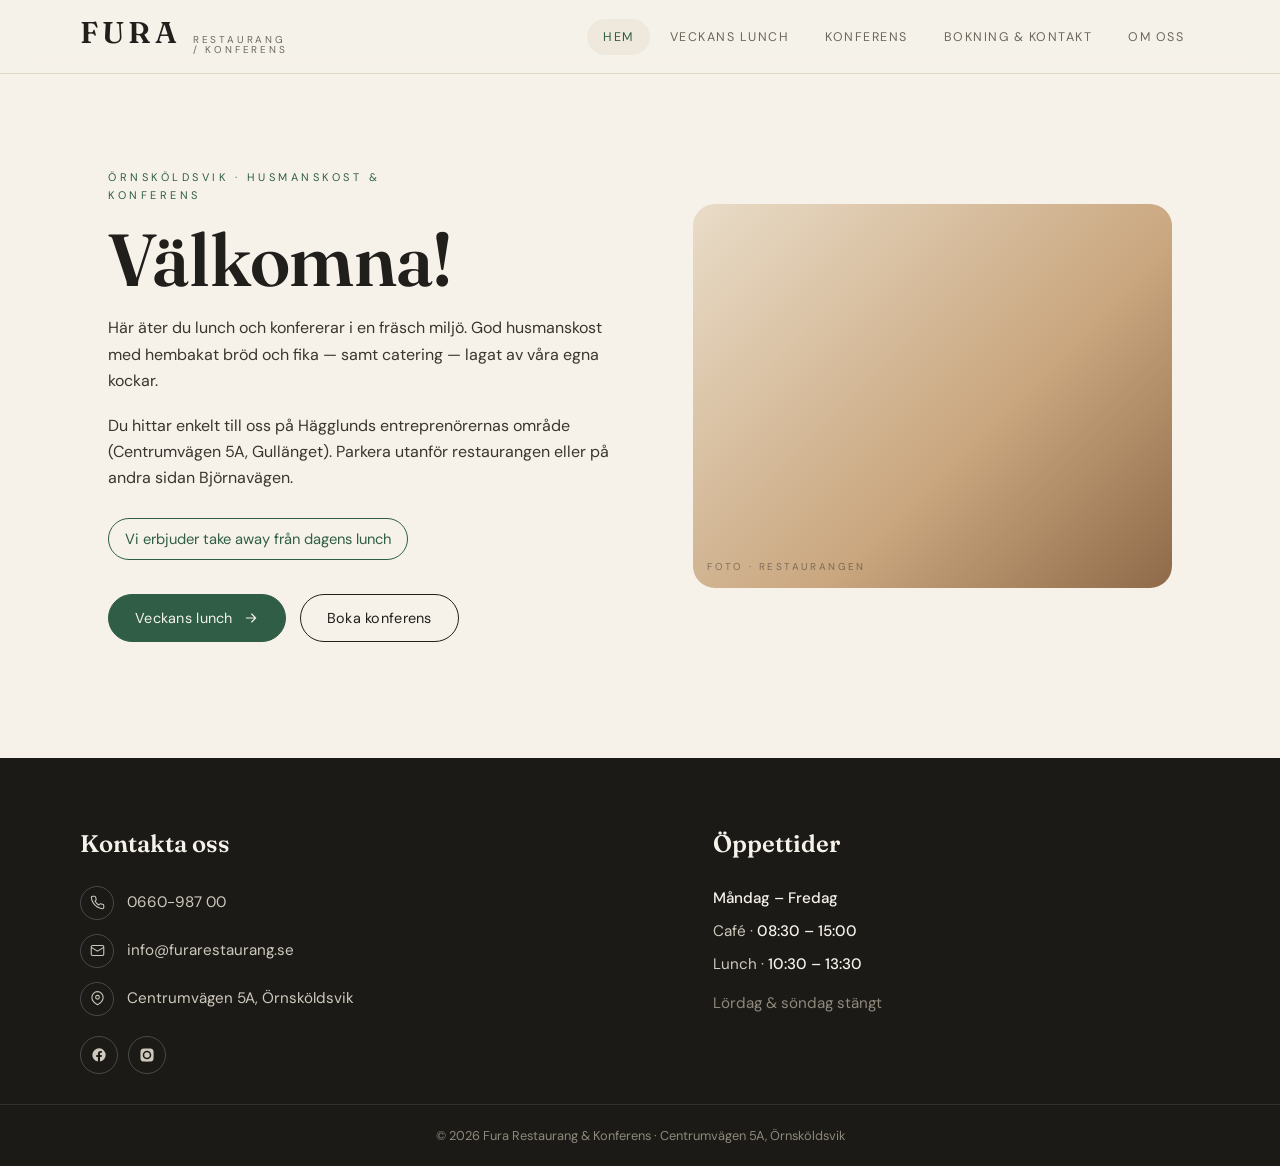
<file: fura-restaurang.html>
<!DOCTYPE html>
<html lang="sv">
<head>
<meta charset="UTF-8">
<meta name="viewport" content="width=device-width, initial-scale=1.0">
<title>Fura Restaurang &amp; Konferens — Örnsköldsvik</title>
<meta name="description" content="Fura Restaurang & Konferens i Örnsköldsvik — husmanskost, veckans lunch, catering och konferensrum på anrik Hägglunds-industrimark.">
<meta name="theme-color" content="#F6F2EA">
<link rel="icon" href="data:image/svg+xml,%3Csvg xmlns='http://www.w3.org/2000/svg' viewBox='0 0 32 32'%3E%3Crect width='32' height='32' rx='5' fill='%232F5D45'/%3E%3Ctext x='16' y='22' font-family='Georgia,serif' font-size='17' font-weight='700' fill='%23F6F2EA' text-anchor='middle'%3EF%3C/text%3E%3C/svg%3E">

<link rel="preconnect" href="https://fonts.googleapis.com">
<link rel="preconnect" href="https://fonts.gstatic.com" crossorigin>
<link href="https://fonts.googleapis.com/css2?family=Fraunces:ital,opsz,wght@0,9..144,400;0,9..144,500;0,9..144,600;1,9..144,400&family=DM+Sans:wght@400;500;600&display=swap" rel="stylesheet">

<style>
  :root{
    --cream:#F6F2EA; --panel:#EFE9DD; --panel-2:#E7E0D1;
    --ink:#211F1C; --muted:#6E675C; --line:#DED7C8;
    --pine:#2F5D45; --pine-lt:#3C7256; --dark:#1B1A17;
    --serif:'Fraunces',Georgia,serif; --sans:'DM Sans',system-ui,sans-serif;
  }
  *{box-sizing:border-box;margin:0;padding:0}
  html{scroll-behavior:smooth}
  body{font-family:var(--sans);background:var(--cream);color:var(--ink);line-height:1.65;-webkit-font-smoothing:antialiased}
  ::selection{background:var(--pine);color:var(--cream)}
  a{color:inherit;text-decoration:none}
  img{max-width:100%;display:block}

  .wrap{max-width:1120px;margin:0 auto;padding:0 28px}

  /* ---------- Header / flikmeny ---------- */
  header{position:sticky;top:0;z-index:50;background:rgba(246,242,234,.9);backdrop-filter:blur(10px);border-bottom:1px solid var(--line)}
  .bar{display:flex;align-items:center;justify-content:space-between;gap:24px;padding:18px 0}
  .logo{display:flex;align-items:baseline;gap:12px;line-height:1}
  .logo .mark{font-family:var(--serif);font-weight:600;font-size:30px;letter-spacing:.14em}
  .logo .sub{font-size:10px;letter-spacing:.28em;text-transform:uppercase;color:var(--muted)}
  nav{display:flex;flex-wrap:wrap;gap:4px}
  .tab{font-size:12.5px;letter-spacing:.12em;text-transform:uppercase;color:var(--muted);
       padding:10px 16px;border-radius:999px;cursor:pointer;background:none;border:0;font-family:var(--sans);
       transition:color .25s,background .25s}
  .tab:hover{color:var(--ink)}
  .tab.active{color:var(--pine);background:var(--panel)}

  /* ---------- Sidor ---------- */
  main{min-height:60vh}
  .page{display:none;animation:fade .5s ease both}
  .page.active{display:block}
  @keyframes fade{from{opacity:0;transform:translateY(12px)}to{opacity:1;transform:none}}
  section.pad{padding:72px 0}

  .eyebrow{font-size:11px;letter-spacing:.32em;text-transform:uppercase;color:var(--pine);margin-bottom:18px}
  h1{font-family:var(--serif);font-weight:600;font-size:clamp(2.6rem,6vw,4.6rem);line-height:1.02;letter-spacing:-.01em}
  h2{font-family:var(--serif);font-weight:600;font-size:clamp(1.9rem,4vw,3rem);line-height:1.06;letter-spacing:-.01em}
  h3{font-family:var(--serif);font-weight:600;font-size:1.4rem;margin-bottom:6px}
  p{color:#3a362f}
  .lead{font-size:1.15rem;color:var(--muted);max-width:52ch}
  .muted{color:var(--muted)}

  /* Hero (Hem) */
  .hero{display:grid;grid-template-columns:1.05fr .95fr;gap:56px;align-items:center;padding:76px 0}
  .hero .copy p{margin-top:18px;max-width:46ch}
  .badge{display:inline-block;margin-top:26px;font-size:.92rem;color:var(--pine);border:1px solid var(--pine);
          padding:8px 16px;border-radius:999px}
  .cta-row{display:flex;flex-wrap:wrap;gap:14px;margin-top:34px}
  .btn{display:inline-flex;align-items:center;gap:10px;font-size:.9rem;letter-spacing:.02em;padding:14px 26px;border-radius:999px;
       cursor:pointer;font-family:var(--sans);border:1px solid var(--ink);background:none;color:var(--ink);
       transition:background .3s,color .3s,border-color .3s}
  .btn:hover{background:var(--ink);color:var(--cream)}
  .btn.solid{background:var(--pine);border-color:var(--pine);color:var(--cream)}
  .btn.solid:hover{background:var(--pine-lt);border-color:var(--pine-lt)}
  .btn svg{width:16px;height:16px}

  /* Bild-platshållare */
  .ph{position:relative;border-radius:22px;overflow:hidden;background:var(--panel-2)}
  .ph::after{content:attr(data-label);position:absolute;left:14px;bottom:12px;font-size:10px;letter-spacing:.24em;
             text-transform:uppercase;color:rgba(33,31,28,.45)}
  .ph.warm{background:linear-gradient(135deg,#E9DcC8,#C9A67E 60%,#8f6a49)}
  .ph.wood{background:linear-gradient(135deg,#D8C3A3,#A9814f)}
  .ph.hall{background:linear-gradient(150deg,#cfd3cb,#7f8a7d 70%,#3f4a3e)}
  .ph.buffet{background:linear-gradient(135deg,#E6D6bd,#b98c55)}
  .ph.door{background:linear-gradient(160deg,#c9bfb0,#8a7d6c)}
  .ph.map{background:linear-gradient(135deg,#e5e7df,#c3c8bb)}
  .hero .ph{aspect-ratio:5/4}

  .two{display:grid;grid-template-columns:1fr 1fr;gap:52px;align-items:center}
  .stack>*+*{margin-top:16px}

  /* Konferens bento */
  .bento{display:grid;grid-template-columns:repeat(3,1fr);grid-auto-rows:190px;gap:14px}
  .bento .ph:nth-child(1){grid-column:span 2;grid-row:span 2}
  .bento .ph:nth-child(4){grid-row:span 2}

  /* Veckans lunch */
  .menu-card{background:var(--panel);border:1px solid var(--line);border-radius:22px;padding:34px 36px}
  .menu-row{display:flex;justify-content:space-between;gap:20px;padding:15px 0;border-bottom:1px solid var(--line)}
  .menu-row:last-child{border-bottom:0}
  .menu-row .day{font-family:var(--serif);font-size:1.1rem}
  .menu-row .dish{color:var(--muted);text-align:right}
  .note{background:var(--pine);color:var(--cream);border-radius:18px;padding:22px 26px;margin-bottom:26px}
  .note strong{display:block;font-family:var(--serif);font-size:1.25rem;margin-bottom:4px;font-weight:600}
  .incl{display:flex;flex-wrap:wrap;gap:10px;margin-top:22px}
  .chip{font-size:.85rem;background:var(--panel);border:1px solid var(--line);padding:8px 16px;border-radius:999px}

  /* Formulär */
  .form{display:flex;flex-direction:column;gap:16px;max-width:460px}
  label{font-size:.8rem;letter-spacing:.06em;text-transform:uppercase;color:var(--muted);margin-bottom:7px;display:block}
  input,textarea{width:100%;font-family:var(--sans);font-size:1rem;color:var(--ink);background:var(--cream);
    border:1px solid var(--line);border-radius:12px;padding:13px 15px;transition:border-color .25s}
  input:focus,textarea:focus{outline:none;border-color:var(--pine)}
  textarea{resize:vertical;min-height:120px}
  .form-note{font-size:.82rem;color:var(--pine);display:none}
  .form-note.show{display:block}

  /* Om oss */
  .center{text-align:center;max-width:60ch;margin:0 auto}

  /* ---------- Footer ---------- */
  footer{background:var(--dark);color:#cfc9bd;margin-top:40px}
  .fgrid{display:grid;grid-template-columns:1.2fr 1fr;gap:48px;padding:66px 0 30px}
  footer h4{font-family:var(--serif);color:var(--cream);font-size:1.5rem;font-weight:600;margin-bottom:22px}
  .frow{display:flex;align-items:center;gap:13px;margin-bottom:14px;font-size:.95rem}
  .frow .ic{width:34px;height:34px;flex:none;border-radius:50%;border:1px solid rgba(255,255,255,.2);
            display:flex;align-items:center;justify-content:center}
  .frow svg{width:15px;height:15px;stroke:#cfc9bd}
  .hours div{margin-bottom:8px;font-size:.95rem}
  .hours b{color:var(--cream);font-weight:500}
  .social{display:flex;gap:10px;margin-top:20px}
  .social a{width:38px;height:38px;border-radius:50%;border:1px solid rgba(255,255,255,.2);display:flex;
            align-items:center;justify-content:center;transition:background .25s,border-color .25s}
  .social a:hover{background:var(--pine);border-color:var(--pine)}
  .social svg{width:16px;height:16px;fill:#cfc9bd}
  .fbottom{border-top:1px solid rgba(255,255,255,.1);padding:20px 0;font-size:.8rem;color:#8f887b;text-align:center}

  @media(max-width:820px){
    .hero,.two{grid-template-columns:1fr;gap:34px}
    .bento{grid-template-columns:1fr 1fr;grid-auto-rows:150px}
    .bento .ph:nth-child(1){grid-column:span 2}
    .fgrid{grid-template-columns:1fr;gap:36px}
    .bar{flex-direction:column;align-items:flex-start;gap:14px}
    nav{width:100%}
  }
  @media(prefers-reduced-motion:reduce){.page{animation:none}}
</style>
</head>
<body>

<header>
  <div class="wrap bar">
    <a class="logo" href="#" data-go="hem" aria-label="Fura Restaurang & Konferens">
      <span class="mark">FURA</span>
      <span class="sub">Restaurang<br>/ Konferens</span>
    </a>
    <nav id="nav">
      <button class="tab active" data-go="hem">Hem</button>
      <button class="tab" data-go="lunch">Veckans lunch</button>
      <button class="tab" data-go="konferens">Konferens</button>
      <button class="tab" data-go="kontakt">Bokning &amp; kontakt</button>
      <button class="tab" data-go="om">Om oss</button>
    </nav>
  </div>
</header>

<main>

  <!-- ===== HEM ===== -->
  <div class="page active" id="hem">
    <div class="wrap">
      <div class="hero">
        <div class="copy">
          <p class="eyebrow">Örnsköldsvik · Husmanskost &amp; konferens</p>
          <h1>Välkomna!</h1>
          <p>Här äter du lunch och konfererar i en fräsch miljö. God husmanskost med hembakat bröd och fika — samt catering — lagat av våra egna kockar.</p>
          <p>Du hittar enkelt till oss på Hägglunds entreprenörernas område (Centrumvägen 5A, Gullänget). Parkera utanför restaurangen eller på andra sidan Björnavägen.</p>
          <span class="badge">Vi erbjuder take away från dagens lunch</span>
          <div class="cta-row">
            <button class="btn solid" data-go="lunch">Veckans lunch
              <svg viewBox="0 0 24 24" fill="none" stroke="currentColor" stroke-width="1.7" stroke-linecap="round"><path d="M5 12h14M13 6l6 6-6 6"/></svg>
            </button>
            <button class="btn" data-go="konferens">Boka konferens</button>
          </div>
        </div>
        <div class="ph warm" data-label="Foto · Restaurangen"></div>
      </div>
    </div>
  </div>

  <!-- ===== VECKANS LUNCH ===== -->
  <div class="page" id="lunch">
    <section class="wrap pad">
      <p class="eyebrow">Måndag–Fredag · 10:30–13:30</p>
      <h2>Veckans lunch</h2>
      <div class="two" style="margin-top:40px">
        <div>
          <div class="note">
            <strong>Trevlig sommar!</strong>
            Vi har sommarstängt — välkommen åter den 3 augusti.
          </div>
          <p>Varje dag dukar vi upp en stor salladsbuffé med hembakat mjukt bröd. Ett prisvärt och mättande lunchstopp mitt i arbetsdagen.</p>
          <div class="incl">
            <span class="chip">Stor salladsbuffé</span>
            <span class="chip">Hembakat bröd</span>
            <span class="chip">Måltidsdryck ingår</span>
            <span class="chip">Kaffe &amp; te ingår</span>
          </div>
        </div>
        <div class="menu-card">
          <h3 style="margin-bottom:14px">Dagens rätter</h3>
          <div class="menu-row"><span class="day">Måndag</span><span class="dish">Husmanskost · uppdateras veckovis</span></div>
          <div class="menu-row"><span class="day">Tisdag</span><span class="dish">Husmanskost · uppdateras veckovis</span></div>
          <div class="menu-row"><span class="day">Onsdag</span><span class="dish">Husmanskost · uppdateras veckovis</span></div>
          <div class="menu-row"><span class="day">Torsdag</span><span class="dish">Soppa &amp; smörgås</span></div>
          <div class="menu-row"><span class="day">Fredag</span><span class="dish">Veckans specialare</span></div>
        </div>
      </div>
    </section>
  </div>

  <!-- ===== KONFERENS ===== -->
  <div class="page" id="konferens">
    <section class="wrap pad">
      <div class="two" style="align-items:start">
        <div class="stack">
          <p class="eyebrow">Möten &amp; konferens</p>
          <h2>Konferens</h2>
          <p>Företag utvecklas genom möten och är sällan en isolerad verkstad. Vi hoppas att historiens vingslag kan bidra till nya, spännande och givande samtal här hos oss.</p>
          <p>Boka mötesrum för 8–10 personer med skärmar, eller konferensrum för upp till 50 personer med projektor. I alla rum ingår grundutrustning och wi-fi.</p>
          <p>Beställ gärna våra halv- eller heldagspaket med fika, smörgås och lunch från restaurangen.</p>
          <div class="cta-row"><button class="btn solid" data-go="kontakt">Kontakta oss för prisförslag</button></div>
        </div>
        <div class="bento">
          <div class="ph hall" data-label="Konferensrum"></div>
          <div class="ph wood" data-label="Mötesrum"></div>
          <div class="ph warm" data-label="Grupprum"></div>
          <div class="ph wood" data-label="Styrelserum"></div>
          <div class="ph hall" data-label="Utbildning"></div>
          <div class="ph warm" data-label="Loungen"></div>
        </div>
      </div>
    </section>
  </div>

  <!-- ===== BOKNING & KONTAKT ===== -->
  <div class="page" id="kontakt">
    <section class="wrap pad">
      <div class="two" style="align-items:start">
        <div class="ph door" data-label="Foto · Entré Centrumvägen 5A" style="aspect-ratio:4/5"></div>
        <div>
          <p class="eyebrow">Bokning &amp; kontakt</p>
          <h2>Kontakt</h2>
          <p style="margin:16px 0 28px">Kontakta oss gärna med era önskemål så återkommer vi så snart vi kan med ett prisförslag.</p>
          <form class="form" id="contactForm" novalidate>
            <div><label for="n">Namn *</label><input id="n" type="text" placeholder="Ditt namn" required></div>
            <div><label for="e">E-post *</label><input id="e" type="email" placeholder="namn@exempel.se" required></div>
            <div><label for="t">Meddelande *</label><textarea id="t" placeholder="Berätta om er förfrågan" required></textarea></div>
            <button class="btn solid" type="submit" style="align-self:flex-start">Skicka
              <svg viewBox="0 0 24 24" fill="none" stroke="currentColor" stroke-width="1.7" stroke-linecap="round"><path d="M5 12h14M13 6l6 6-6 6"/></svg>
            </button>
            <p class="form-note" id="fnote">Tack! Din förfrågan är mottagen — vi hör av oss inom kort.</p>
          </form>
        </div>
      </div>
    </section>
  </div>

  <!-- ===== OM OSS ===== -->
  <div class="page" id="om">
    <section class="wrap pad">
      <p class="eyebrow" style="text-align:center">Om oss</p>
      <h2 style="text-align:center;max-width:16ch;margin:0 auto">En lokal aktör på anrik industrimark</h2>
      <p class="center" style="margin-top:26px">Vi erbjuder våra kunder välagad husmanskost och catering samt möjlighet till en modern och bekväm konferensmiljö. Vi befinner oss på anrik industrimark med fastigheter som byggts upp och länge huserats av Hägglunds &amp; Söner — här har många kreativa idéer väckts, som tillsammans med gedigen ingenjörskonst och avancerad mekanisk verkstad gett produkter liv.</p>
      <h2 style="text-align:center;margin:48px 0 26px">Välkommen till oss!</h2>
      <a class="ph map" data-label="Karta · Centrumvägen 5, Örnsköldsvik" style="display:block;aspect-ratio:16/7;max-width:820px;margin:0 auto"
         href="https://www.google.com/maps/search/?api=1&query=Centrumv%C3%A4gen+5,+%C3%96rnsk%C3%B6ldsvik" target="_blank" rel="noopener"></a>
    </section>
  </div>

</main>

<footer>
  <div class="wrap fgrid">
    <div>
      <h4>Kontakta oss</h4>
      <div class="frow"><span class="ic"><svg viewBox="0 0 24 24" fill="none" stroke-width="1.7"><path d="M22 16.9v3a2 2 0 0 1-2.2 2 19.8 19.8 0 0 1-8.6-3 19.5 19.5 0 0 1-6-6 19.8 19.8 0 0 1-3-8.6A2 2 0 0 1 4.1 2h3a2 2 0 0 1 2 1.7c.1 1 .4 1.8.7 2.8a2 2 0 0 1-.5 2.1L8.1 9.9a16 16 0 0 0 6 6l1.3-1.2a2 2 0 0 1 2.1-.5c1 .3 1.8.6 2.8.7a2 2 0 0 1 1.7 2z"/></svg></span><a href="tel:066098700">0660-987 00</a></div>
      <div class="frow"><span class="ic"><svg viewBox="0 0 24 24" fill="none" stroke-width="1.7"><rect x="2" y="4" width="20" height="16" rx="2"/><path d="m22 7-10 6L2 7"/></svg></span><a href="mailto:info@furarestaurang.se">info@furarestaurang.se</a></div>
      <div class="frow"><span class="ic"><svg viewBox="0 0 24 24" fill="none" stroke-width="1.7"><path d="M21 10c0 7-9 12-9 12s-9-5-9-12a9 9 0 0 1 18 0z"/><circle cx="12" cy="10" r="3"/></svg></span><span>Centrumvägen 5A, Örnsköldsvik</span></div>
      <div class="social">
        <a href="#" aria-label="Facebook"><svg viewBox="0 0 24 24"><path d="M22 12a10 10 0 1 0-11.6 9.9v-7H7.9V12h2.5V9.8c0-2.5 1.5-3.9 3.8-3.9 1.1 0 2.2.2 2.2.2v2.5h-1.3c-1.2 0-1.6.8-1.6 1.6V12h2.8l-.4 2.9h-2.4v7A10 10 0 0 0 22 12z"/></svg></a>
        <a href="#" aria-label="Instagram"><svg viewBox="0 0 24 24"><path d="M12 2.2c3.2 0 3.6 0 4.9.1 1.2.1 1.8.3 2.2.4.6.2 1 .5 1.4.9.4.4.7.8.9 1.4.1.4.3 1 .4 2.2.1 1.3.1 1.7.1 4.9s0 3.6-.1 4.9c-.1 1.2-.3 1.8-.4 2.2-.2.6-.5 1-.9 1.4-.4.4-.8.7-1.4.9-.4.1-1 .3-2.2.4-1.3.1-1.7.1-4.9.1s-3.6 0-4.9-.1c-1.2-.1-1.8-.3-2.2-.4-.6-.2-1-.5-1.4-.9-.4-.4-.7-.8-.9-1.4-.1-.4-.3-1-.4-2.2C2.2 15.6 2.2 15.2 2.2 12s0-3.6.1-4.9c.1-1.2.3-1.8.4-2.2.2-.6.5-1 .9-1.4.4-.4.8-.7 1.4-.9.4-.1 1-.3 2.2-.4 1.3-.1 1.7-.1 4.9-.1zm0 3.4a6.4 6.4 0 1 0 0 12.8 6.4 6.4 0 0 0 0-12.8zm0 10.5a4.1 4.1 0 1 1 0-8.2 4.1 4.1 0 0 1 0 8.2zm6.6-10.8a1.5 1.5 0 1 1-3 0 1.5 1.5 0 0 1 3 0z"/></svg></a>
      </div>
    </div>
    <div class="hours">
      <h4>Öppettider</h4>
      <div><b>Måndag – Fredag</b></div>
      <div>Café · <b>08:30 – 15:00</b></div>
      <div>Lunch · <b>10:30 – 13:30</b></div>
      <div style="margin-top:14px;color:#8f887b">Lördag &amp; söndag stängt</div>
    </div>
  </div>
  <div class="fbottom">© 2026 Fura Restaurang &amp; Konferens · Centrumvägen 5A, Örnsköldsvik</div>
</footer>

<script>
  const pages = document.querySelectorAll('.page');
  const tabs = document.querySelectorAll('.tab');
  function go(id){
    pages.forEach(p=>p.classList.toggle('active', p.id===id));
    tabs.forEach(t=>t.classList.toggle('active', t.dataset.go===id));
    window.scrollTo({top:0, behavior:'smooth'});
  }
  document.querySelectorAll('[data-go]').forEach(el=>{
    el.addEventListener('click', e=>{ e.preventDefault(); go(el.dataset.go); });
  });
  document.getElementById('contactForm').addEventListener('submit', e=>{
    e.preventDefault();
    if(e.target.checkValidity()){ document.getElementById('fnote').classList.add('show'); e.target.reset(); }
    else e.target.reportValidity();
  });
</script>
</body>
</html>
</file>
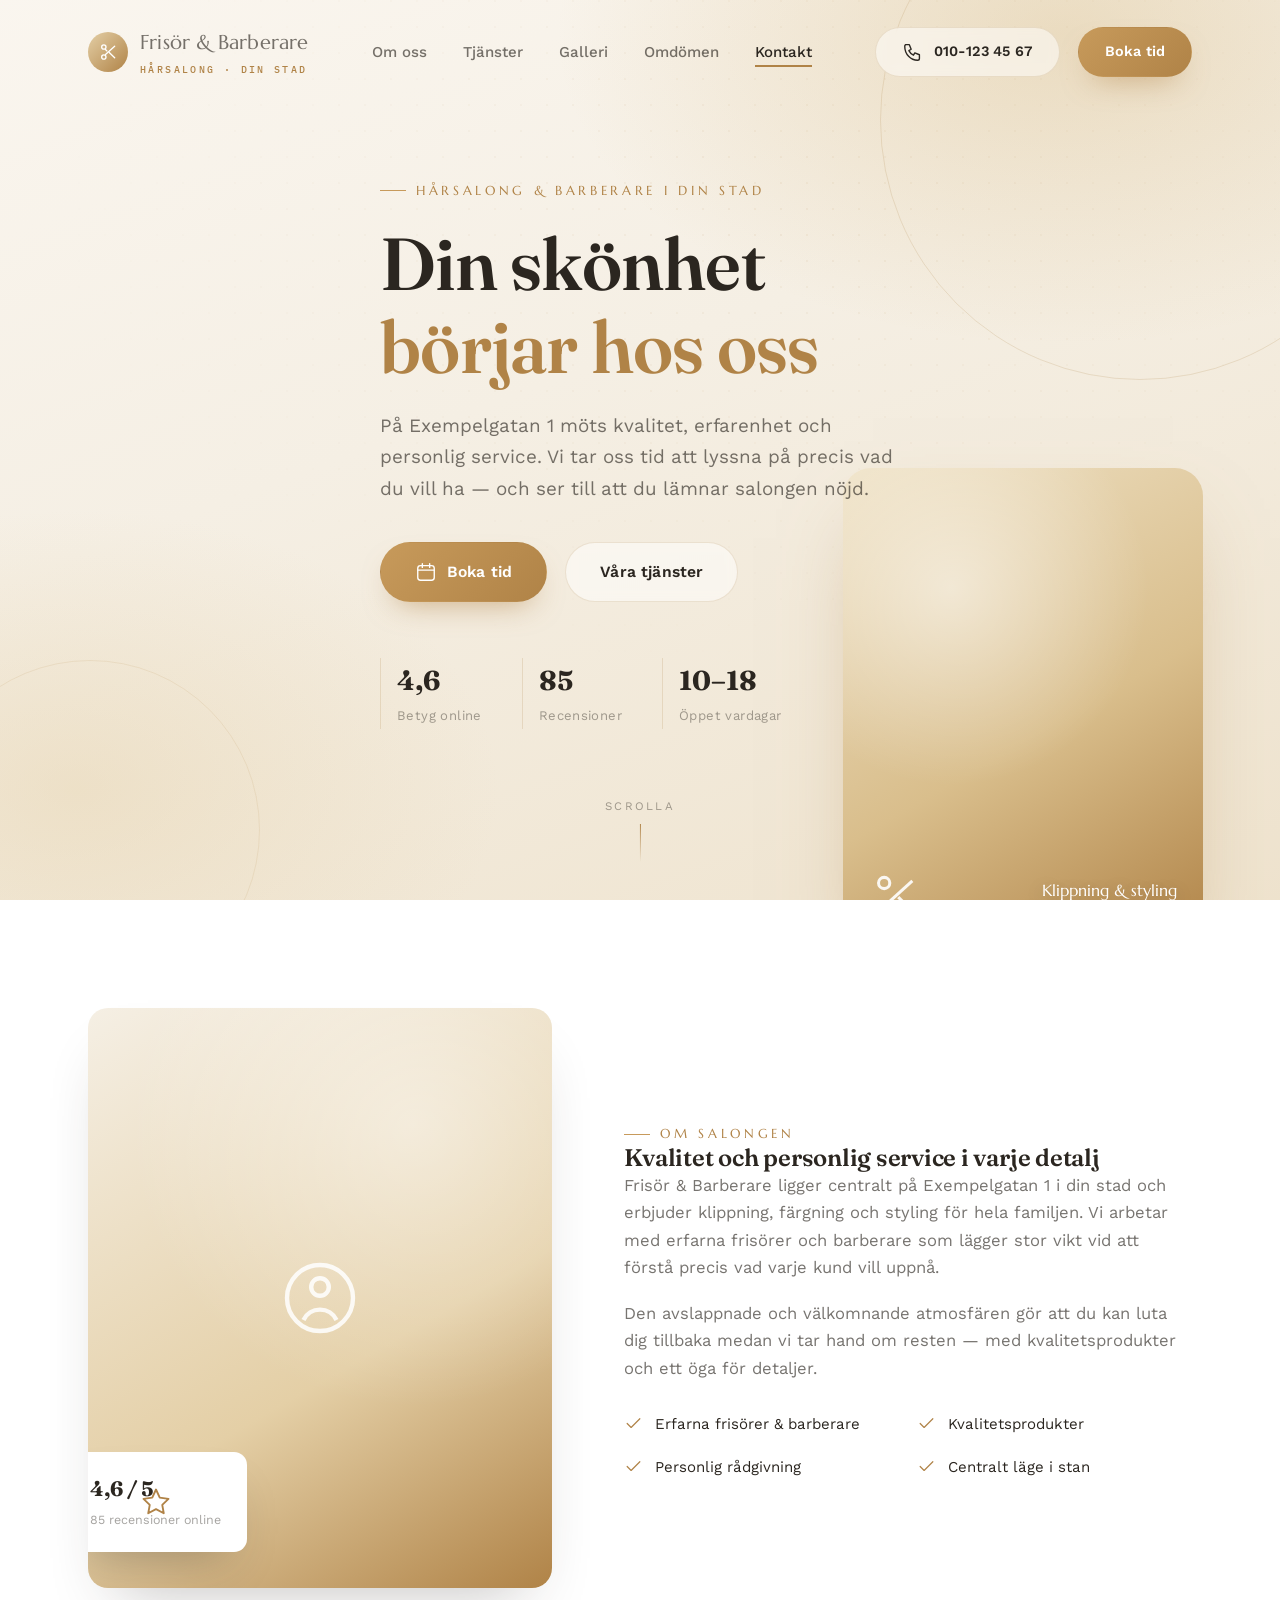
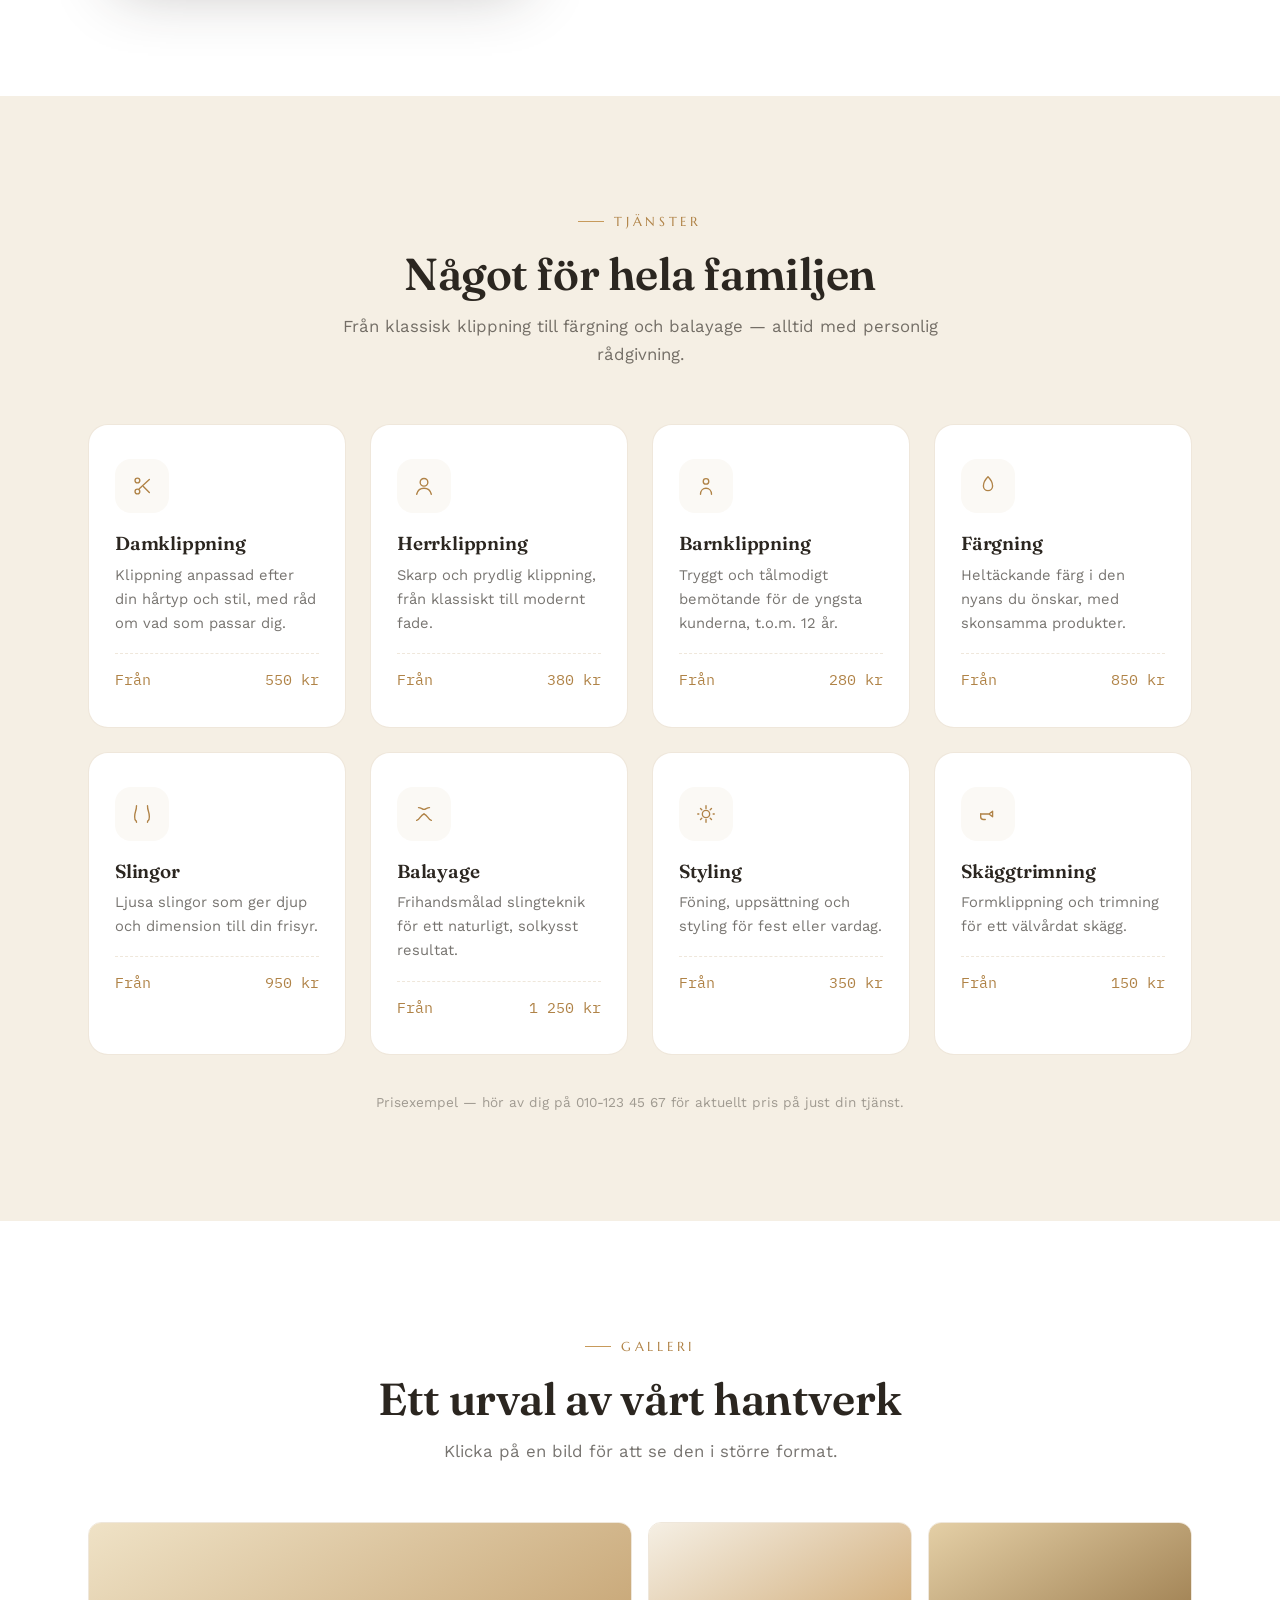
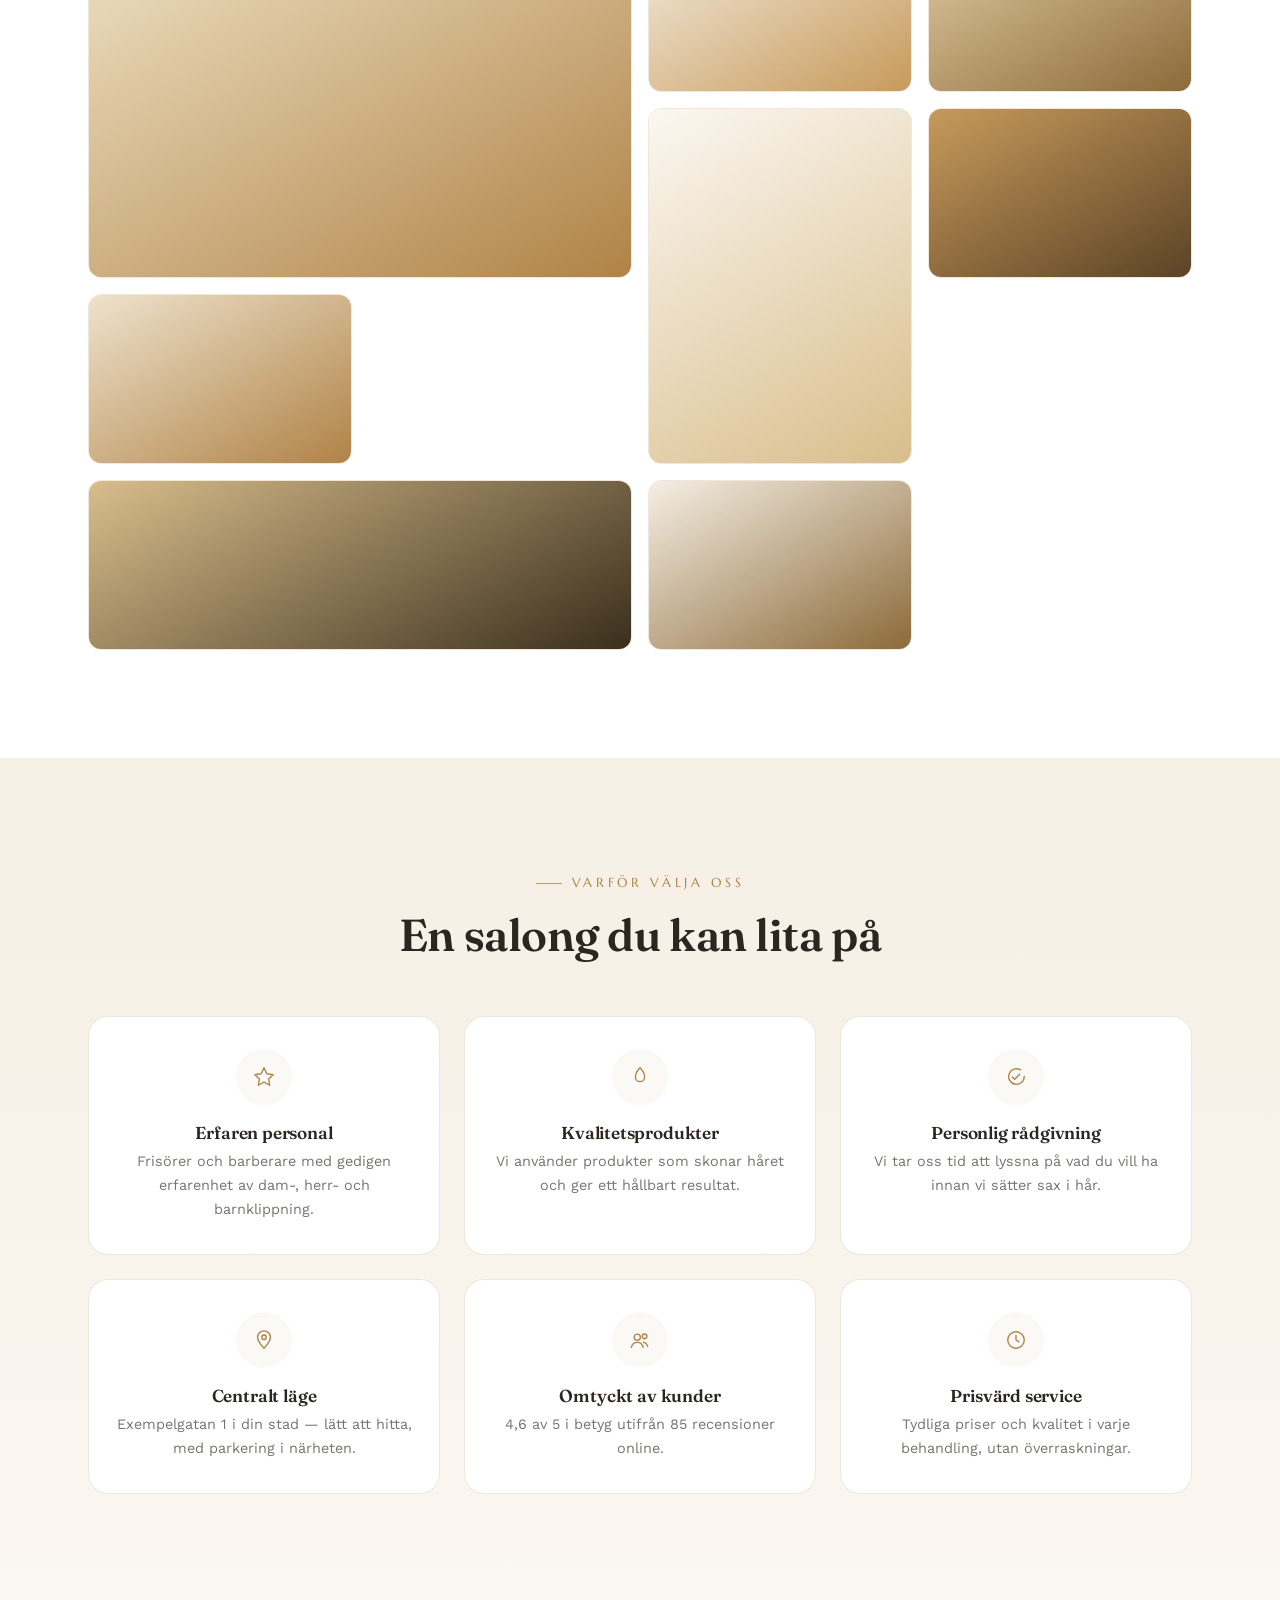
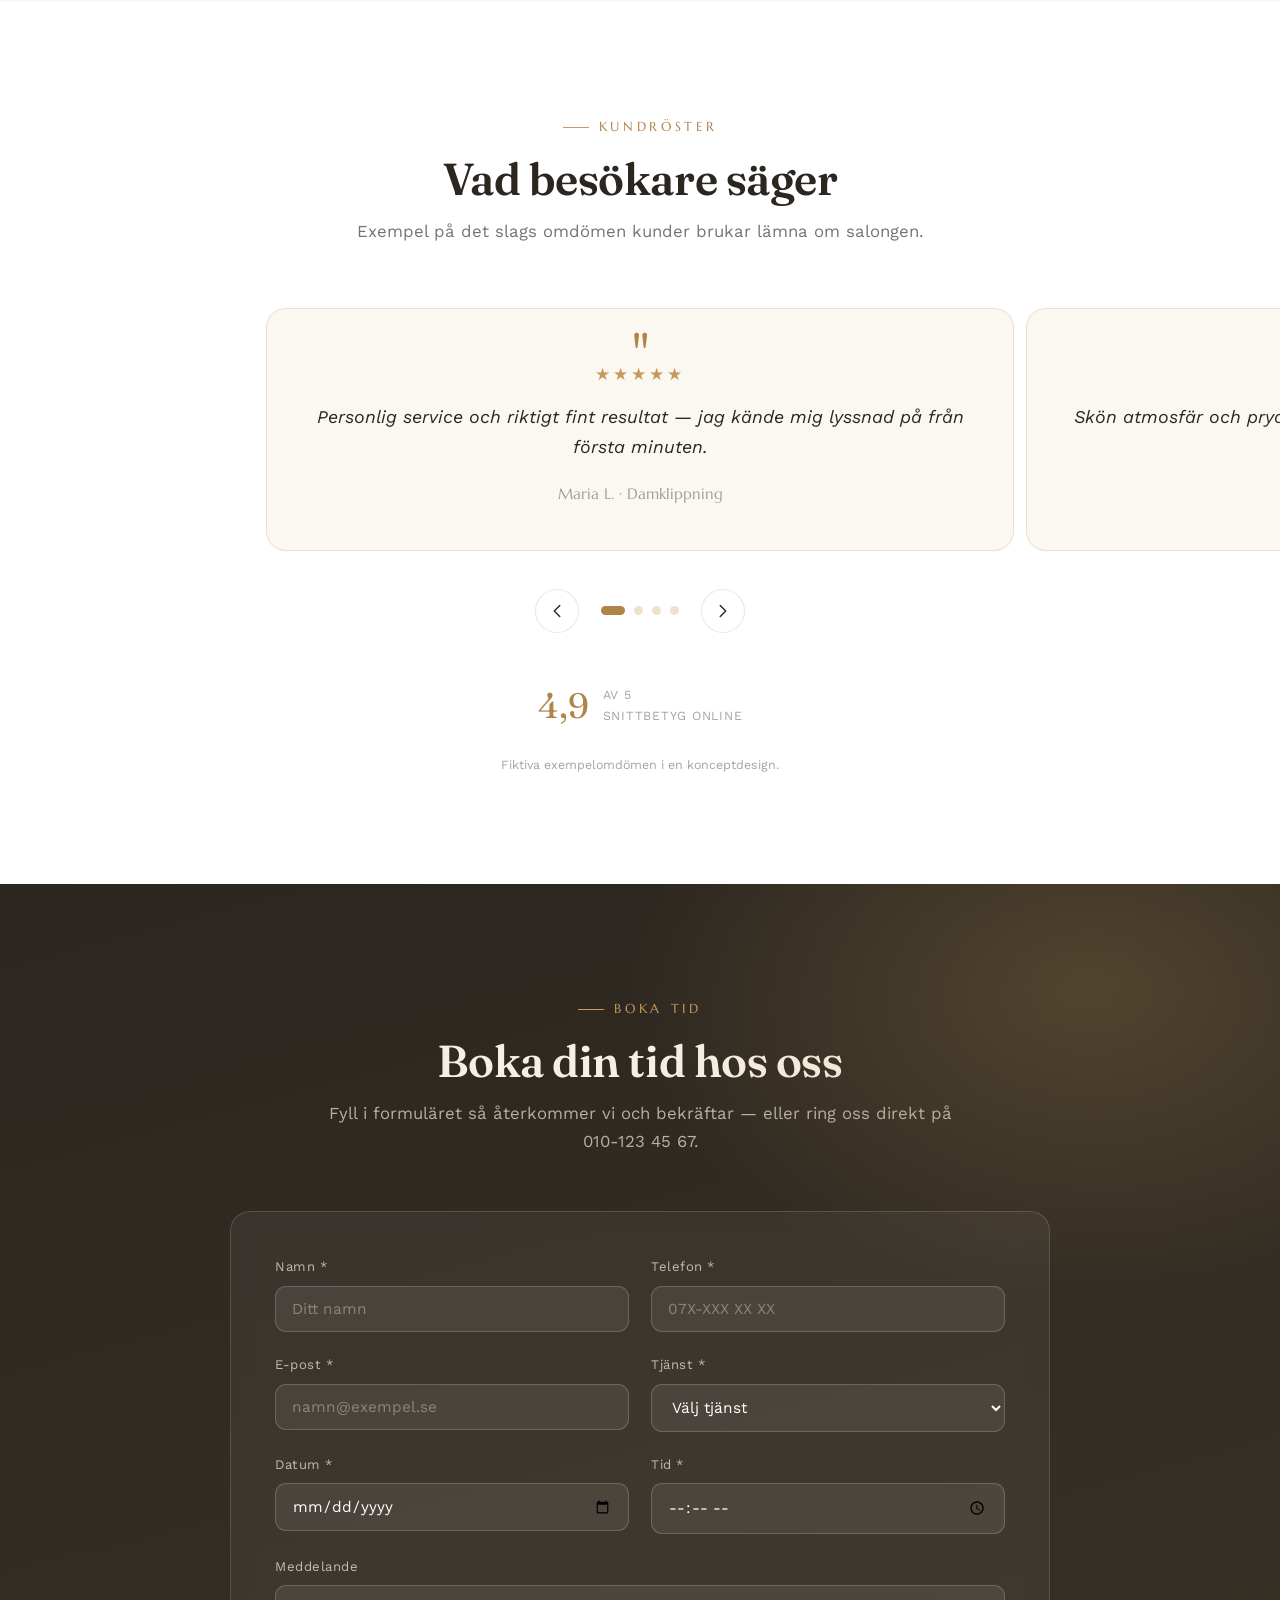
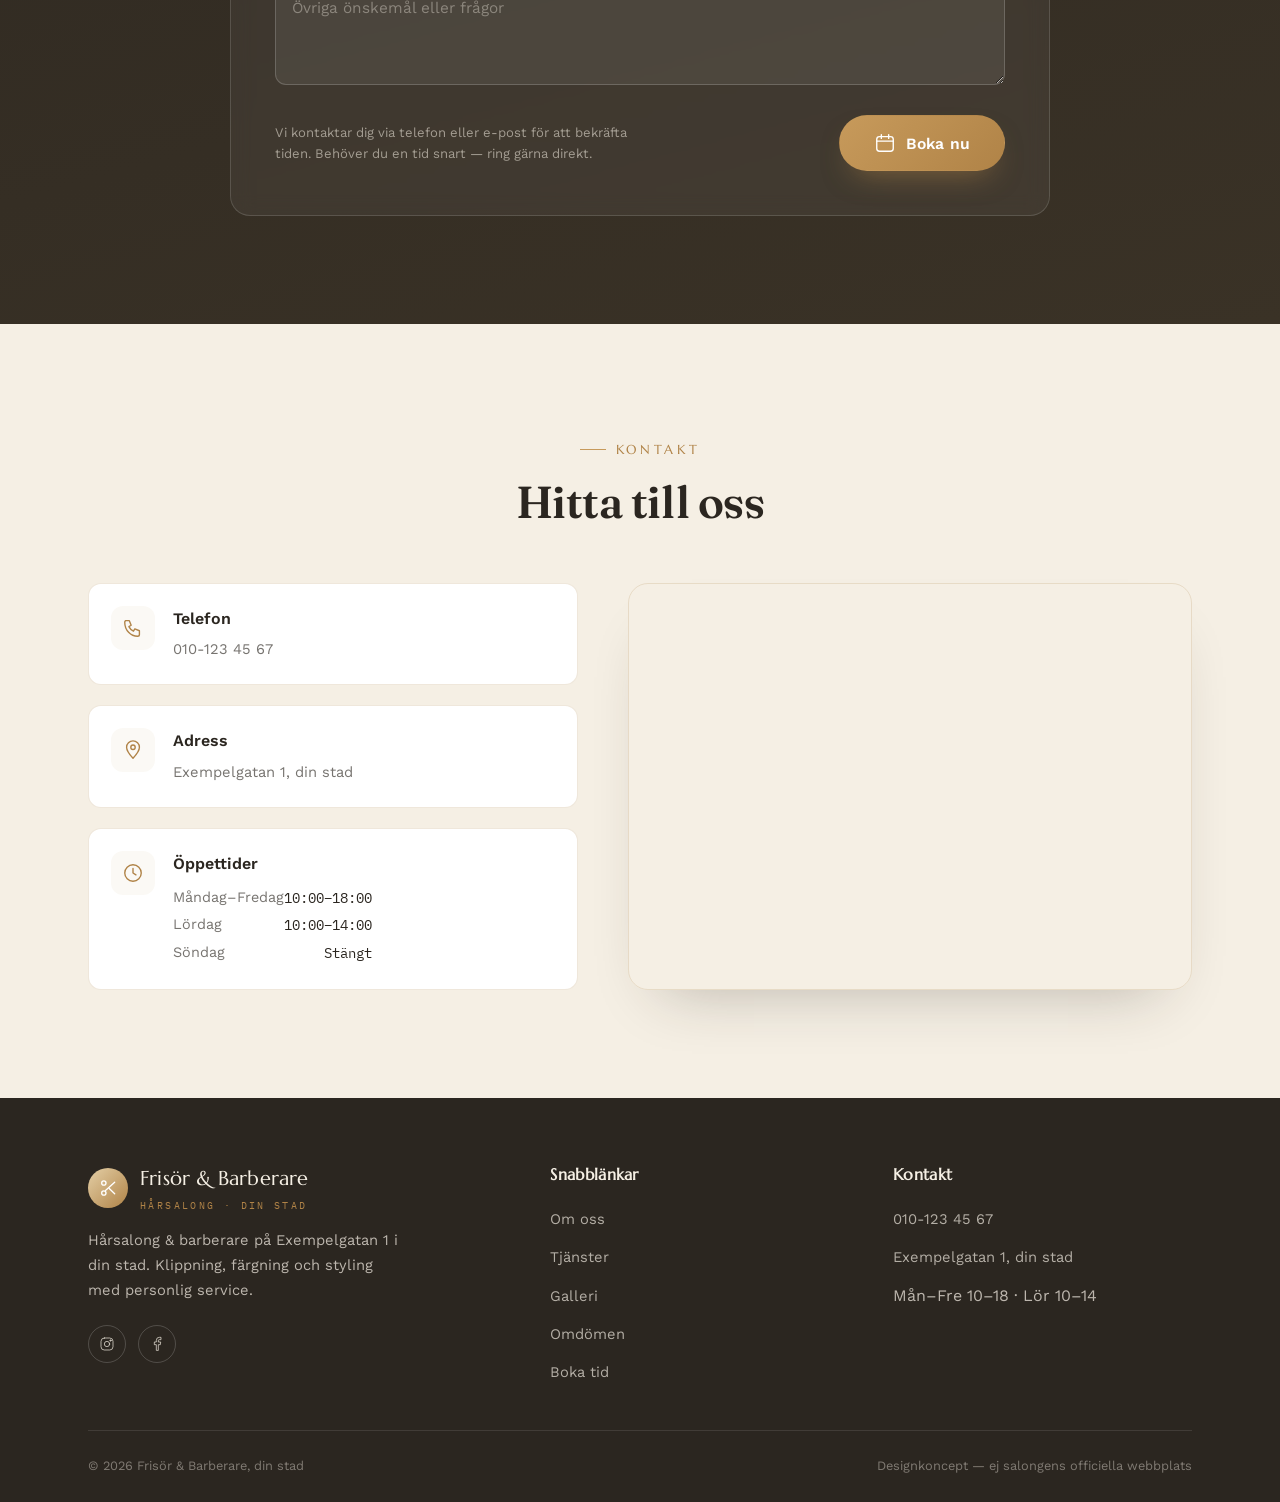
<file: gullangets-harsalong.html>
<!DOCTYPE html>
<html lang="sv">
<head>
<meta charset="UTF-8">
<meta name="viewport" content="width=device-width, initial-scale=1.0">
<title>Frisör & Barberare — Hårsalong & barberare i din stad</title>
<meta name="description" content="Frisör & Barberare på Exempelgatan 1 i din stad. Klippning, färgning, slingor, balayage och skäggtrimning för dam, herr och barn. Ring 010-123 45 67 för att boka tid.">
<meta property="og:title" content="Frisör & Barberare — din stad">
<meta property="og:description" content="Din skönhet börjar hos oss. Klippning, färgning och styling med personlig service på Exempelgatan 1.">
<meta property="og:type" content="website">
<link rel="preconnect" href="https://fonts.googleapis.com">
<link rel="preconnect" href="https://fonts.gstatic.com" crossorigin>
<link href="https://fonts.googleapis.com/css2?family=Fraunces:ital,opsz,wght@0,9..144,400;0,9..144,500;0,9..144,600;0,9..144,700;1,9..144,500&family=Marcellus&family=Work+Sans:wght@400;500;600;700&family=IBM+Plex+Mono:wght@400;500&display=swap" rel="stylesheet">
<style>
  /* ============================================================
     GULLÄNGETS HÅRSALONG — PREMIUM LIGHT
     Palett: krämvit / beige / ljusgrå / guld
     ============================================================ */
  :root{
    --cream:#FBF7F1;
    --cream-2:#F5EFE4;
    --beige:#EEE2CC;
    --surface:#FFFFFF;
    --surface-dim:rgba(184,147,90,.06);
    --line:rgba(184,147,90,.22);
    --gold:#B08347;
    --gold-bright:#C79A5B;
    --gold-soft:#E4CFA6;
    --ink:#2B2620;
    --ink-dim:rgba(43,38,32,.64);
    --ink-faint:rgba(43,38,32,.42);
    --radius:20px;
    --radius-sm:13px;
    --ease:cubic-bezier(.22,1,.36,1);
  }
  *{box-sizing:border-box; margin:0; padding:0;}
  html{scroll-behavior:smooth;}
  body{
    background:var(--cream);
    color:var(--ink);
    font-family:'Work Sans', sans-serif;
    -webkit-font-smoothing:antialiased;
    overflow-x:hidden;
    line-height:1.65;
  }
  h1,h2,h3{font-family:'Fraunces', serif; line-height:1.12; font-weight:600; letter-spacing:-.01em;}
  a{color:inherit;}
  img{max-width:100%; display:block;}
  :focus-visible{outline:3px solid var(--gold); outline-offset:3px; border-radius:4px;}
  .wrap{max-width:1160px; margin:0 auto; padding:0 28px;}
  .mono{font-family:'IBM Plex Mono', monospace;}
  .eyebrow{
    font-family:'Marcellus', serif; font-size:.82rem; letter-spacing:.28em; text-transform:uppercase;
    color:var(--gold); display:inline-flex; align-items:center; gap:10px;
  }
  .eyebrow::before{content:''; width:26px; height:1px; background:var(--gold-bright);}
  section{padding:108px 0;}
  @media (max-width:900px){section{padding:76px 0;}}
  .section-head{max-width:640px; margin:0 auto 56px; text-align:center;}
  .section-head h2{font-size:clamp(2rem,4vw,2.8rem); margin:16px 0 14px;}
  .section-head p{color:var(--ink-dim); font-size:1.05rem;}
  .btn{
    display:inline-flex; align-items:center; justify-content:center; gap:10px;
    font-family:'Work Sans', sans-serif; font-weight:600; font-size:.98rem;
    padding:16px 34px; border-radius:100px; cursor:pointer; border:1px solid transparent;
    transition:transform .4s var(--ease), box-shadow .4s var(--ease), background .35s, color .35s, border-color .35s;
    text-decoration:none; letter-spacing:.01em;
  }
  .btn-gold{background:linear-gradient(135deg,var(--gold-bright),var(--gold)); color:#fff; box-shadow:0 14px 30px -14px rgba(176,131,71,.65);}
  .btn-gold:hover{transform:translateY(-3px); box-shadow:0 20px 38px -14px rgba(176,131,71,.75);}
  .btn-ghost{background:rgba(255,255,255,.5); border-color:var(--line); color:var(--ink); backdrop-filter:blur(6px);}
  .btn-ghost:hover{border-color:var(--gold); background:#fff; transform:translateY(-3px);}
  .btn:active{transform:translateY(0);}
  svg.icon{width:22px; height:22px; stroke:currentColor; fill:none; stroke-width:1.5; stroke-linecap:round; stroke-linejoin:round;}

  /* =============== REVEALS =============== */
  .reveal{opacity:0; transform:translateY(30px); transition:opacity .85s var(--ease), transform .85s var(--ease); transition-delay:var(--d,0s);}
  .reveal.in{opacity:1; transform:none;}
  .reveal-scale{transform:scale(.94) translateY(18px);}
  .reveal-scale.in{transform:none;}

  /* =============== NAVBAR =============== */
  header.site{position:fixed; top:0; left:0; right:0; z-index:200; transition:background .35s, box-shadow .35s, border-color .35s; border-bottom:1px solid transparent;}
  header.site.scrolled{background:rgba(251,247,241,.82); backdrop-filter:blur(16px) saturate(1.3); -webkit-backdrop-filter:blur(16px) saturate(1.3); border-bottom-color:var(--line); box-shadow:0 12px 40px -26px rgba(43,38,32,.35);}
  nav.wrap{display:flex; align-items:center; justify-content:space-between; padding-top:22px; padding-bottom:22px; transition:padding .3s;}
  header.site.scrolled nav.wrap{padding-top:14px; padding-bottom:14px;}
  .brandmark{display:flex; align-items:center; gap:12px; text-decoration:none;}
  .brand-mark{width:40px; height:40px; border-radius:50%; background:linear-gradient(135deg,var(--gold-soft),var(--gold)); display:flex; align-items:center; justify-content:center; color:#fff; flex:none;}
  .brand-mark svg{width:20px; height:20px;}
  .brand-word{font-family:'Marcellus', serif; font-size:1.28rem; letter-spacing:.01em;}
  .brand-word span{display:block; font-family:'IBM Plex Mono', monospace; font-size:.62rem; letter-spacing:.24em; color:var(--gold); text-transform:uppercase; margin-top:2px;}
  nav ul{list-style:none; display:flex; gap:36px; align-items:center;}
  .nav-cta-mobile{display:none;}
  nav a{text-decoration:none; font-size:.94rem; font-weight:500; color:var(--ink-dim); position:relative; padding:4px 0; transition:color .3s;}
  nav a::after{content:''; position:absolute; left:0; bottom:-2px; width:0; height:1.5px; background:var(--gold); transition:width .35s var(--ease);}
  nav a:hover, nav a.active{color:var(--ink);}
  nav a:hover::after, nav a.active::after{width:100%;}
  .nav-cta{display:flex; align-items:center; gap:18px;}
  .nav-cta .btn{padding:12px 26px; font-size:.9rem;}
  #navToggle{display:none; background:none; border:none; color:var(--ink); cursor:pointer; padding:6px;}
  @media (max-width:860px){
    nav ul{position:fixed; top:0; right:0; height:100vh; width:min(320px,84vw); background:var(--surface); flex-direction:column; justify-content:center; align-items:flex-start; gap:28px; padding:40px; transform:translateX(100%); transition:transform .45s var(--ease); box-shadow:-20px 0 50px -20px rgba(0,0,0,.25);}
    nav ul.open{transform:translateX(0);}
    .nav-cta .btn.btn-ghost, .nav-cta .btn.btn-gold{display:none;}
    #navToggle{display:block;}
    .nav-cta-mobile{display:list-item;}
  }

  /* =============== HERO =============== */
  .hero{position:relative; min-height:100vh; display:flex; align-items:center; overflow:hidden; padding-top:110px;}
  .hero-bg{position:absolute; inset:-10% -5% -5% -5%; z-index:0;
    background:
      radial-gradient(ellipse 60% 50% at 80% 12%, rgba(203,164,91,.28), transparent 60%),
      radial-gradient(ellipse 50% 45% at 10% 85%, rgba(228,207,166,.4), transparent 60%),
      linear-gradient(160deg,#FBF7F1 0%, #F5EFE4 45%, #EEE2CC 100%);
  }
  .hero-bg::before{content:''; position:absolute; inset:0; opacity:.5;
    background-image:radial-gradient(rgba(176,131,71,.16) 1px, transparent 1.5px);
    background-size:26px 26px;
    -webkit-mask-image:radial-gradient(ellipse 70% 60% at 60% 30%, #000 0%, transparent 75%);
    mask-image:radial-gradient(ellipse 70% 60% at 60% 30%, #000 0%, transparent 75%);
  }
  .hero-ring{position:absolute; border-radius:50%; border:1px solid var(--line); z-index:0;}
  .hero-ring.r1{width:520px; height:520px; top:-140px; right:-120px;}
  .hero-ring.r2{width:340px; height:340px; bottom:-100px; left:-80px; border-color:rgba(184,147,90,.15);}
  .hero-photo{position:absolute; right:6%; top:52%; transform:translateY(-50%); width:min(360px,34vw); aspect-ratio:3/4; border-radius:28px; z-index:1;
    background:linear-gradient(150deg,#EFE2C6,#D9BE8C 55%,#B08347); box-shadow:0 40px 80px -30px rgba(176,131,71,.5); overflow:hidden;}
  .hero-photo::before{content:''; position:absolute; inset:0; background-image:radial-gradient(circle at 30% 25%, rgba(255,255,255,.5), transparent 45%); }
  .hero-photo svg{position:absolute; bottom:26px; left:26px; width:52px; height:52px; color:#fff; opacity:.9;}
  .hero-photo .cap{position:absolute; bottom:26px; right:26px; left:100px; color:#fff; font-family:'Marcellus', serif; font-size:.98rem; text-align:right; line-height:1.3; text-shadow:0 4px 18px rgba(0,0,0,.25);}
  @media (max-width:1080px){.hero-photo{display:none;}}
  .hero-content{position:relative; z-index:2; max-width:660px;}
  .hero-content h1{font-size:clamp(2.6rem,6vw,4.6rem); margin:22px 0 22px;}
  .hero-content h1 em{font-style:normal; color:var(--gold); position:relative;}
  .hero-content p.lead{font-size:1.18rem; color:var(--ink-dim); max-width:520px; margin-bottom:38px;}
  .hero-actions{display:flex; gap:18px; flex-wrap:wrap; margin-bottom:56px;}
  .hero-stats{display:flex; gap:40px; flex-wrap:wrap;}
  .hero-stats div{border-left:1px solid var(--line); padding-left:16px;}
  .hero-stats strong{display:block; font-family:'Fraunces', serif; font-size:1.7rem; color:var(--ink);}
  .hero-stats span{font-size:.82rem; color:var(--ink-faint); letter-spacing:.03em;}
  .scroll-cue{position:absolute; left:50%; bottom:38px; transform:translateX(-50%); z-index:2; display:flex; flex-direction:column; align-items:center; gap:8px; color:var(--ink-faint); font-size:.72rem; letter-spacing:.2em; text-transform:uppercase;}
  .scroll-cue .line{width:1px; height:38px; background:linear-gradient(var(--gold),transparent); animation:scrollLine 2.2s var(--ease) infinite;}
  @keyframes scrollLine{0%{transform:scaleY(0); transform-origin:top;} 50%{transform:scaleY(1); transform-origin:top;} 50.01%{transform-origin:bottom;} 100%{transform:scaleY(0); transform-origin:bottom;}}

  /* =============== OM OSS =============== */
  .about{background:var(--surface);}
  .about-grid{display:grid; grid-template-columns:.9fr 1.1fr; gap:72px; align-items:center;}
  @media (max-width:900px){.about-grid{grid-template-columns:1fr; gap:44px;}}
  .about-visual{position:relative; aspect-ratio:4/5; border-radius:var(--radius); overflow:hidden;
    background:linear-gradient(150deg,#F5EFE4,#E4CFA6 60%,#B08347); box-shadow:0 30px 60px -30px rgba(43,38,32,.3);}
  .about-visual::before{content:''; position:absolute; inset:0; background-image:radial-gradient(circle at 70% 20%, rgba(255,255,255,.45), transparent 50%);}
  .about-visual svg{position:absolute; top:50%; left:50%; transform:translate(-50%,-50%); width:88px; height:88px; color:rgba(255,255,255,.85);}
  .about-badge{position:absolute; left:-24px; bottom:36px; background:#fff; border-radius:var(--radius-sm); padding:20px 26px; box-shadow:0 24px 48px -22px rgba(43,38,32,.35); display:flex; align-items:center; gap:14px;}
  @media (max-width:520px){.about-badge{left:12px;}}
  .about-badge svg{width:30px; height:30px; color:var(--gold);}
  .about-badge strong{display:block; font-family:'Fraunces', serif; font-size:1.3rem;}
  .about-badge span{font-size:.78rem; color:var(--ink-faint);}
  .about-text p{color:var(--ink-dim); margin-bottom:18px; font-size:1.04rem;}
  .about-points{display:grid; grid-template-columns:1fr 1fr; gap:18px; margin-top:30px;}
  .about-points li{list-style:none; display:flex; gap:12px; align-items:flex-start; font-size:.94rem;}
  .about-points svg{width:19px; height:19px; color:var(--gold); flex:none; margin-top:2px;}

  /* =============== TJÄNSTER =============== */
  .services{background:var(--cream-2);}
  .service-grid{display:grid; grid-template-columns:repeat(4,1fr); gap:24px;}
  @media (max-width:1000px){.service-grid{grid-template-columns:repeat(2,1fr);}}
  @media (max-width:560px){.service-grid{grid-template-columns:1fr;}}
  .service-card{
    background:var(--surface); border:1px solid var(--line); border-radius:var(--radius); padding:34px 26px;
    position:relative; overflow:hidden; transition:transform .5s var(--ease), box-shadow .5s var(--ease), border-color .5s;
  }
  .service-card::before{content:''; position:absolute; inset:0; opacity:0; transition:opacity .4s;
    background:radial-gradient(240px circle at var(--mx,50%) var(--my,0%), rgba(203,164,91,.14), transparent 60%);}
  .service-card:hover{transform:translateY(-8px); box-shadow:0 28px 56px -30px rgba(43,38,32,.28); border-color:var(--gold-soft);}
  .service-card:hover::before{opacity:1;}
  .service-icon{width:54px; height:54px; border-radius:16px; background:var(--surface-dim); display:flex; align-items:center; justify-content:center; margin-bottom:20px; color:var(--gold); transition:background .4s, transform .5s var(--ease);}
  .service-card:hover .service-icon{background:linear-gradient(135deg,var(--gold-bright),var(--gold)); color:#fff; transform:rotate(-6deg) scale(1.05);}
  .service-card h3{font-size:1.18rem; margin-bottom:8px;}
  .service-card p{color:var(--ink-dim); font-size:.92rem; margin-bottom:18px;}
  .service-price{font-family:'IBM Plex Mono', monospace; font-size:.92rem; color:var(--gold); border-top:1px dashed var(--line); padding-top:14px; display:flex; justify-content:space-between;}
  .price-note{text-align:center; color:var(--ink-faint); font-size:.85rem; margin-top:36px;}

  /* =============== GALLERI =============== */
  .gallery{background:var(--surface);}
  .gallery-grid{display:grid; grid-template-columns:repeat(4,1fr); grid-auto-rows:170px; gap:16px;}
  .gallery-grid figure:nth-child(1){grid-column:span 2; grid-row:span 2;}
  .gallery-grid figure:nth-child(4){grid-row:span 2;}
  .gallery-grid figure:nth-child(7){grid-column:span 2;}
  @media (max-width:860px){.gallery-grid{grid-template-columns:repeat(2,1fr); grid-auto-rows:150px;} .gallery-grid figure:nth-child(1){grid-column:span 2; grid-row:span 1;} .gallery-grid figure:nth-child(4){grid-row:span 1;}}
  .gallery-grid figure{margin:0; position:relative; border-radius:var(--radius-sm); overflow:hidden; cursor:pointer; border:1px solid var(--line);}
  .gallery-grid .ph{position:absolute; inset:0; transition:transform .7s var(--ease);}
  .gallery-grid figure:hover .ph{transform:scale(1.09);}
  .gallery-grid figcaption{position:absolute; inset:auto 0 0 0; padding:16px; background:linear-gradient(to top, rgba(43,38,32,.72), transparent); color:#fff; font-family:'Marcellus', serif; font-size:.94rem; opacity:0; transform:translateY(8px); transition:opacity .4s, transform .4s;}
  .gallery-grid figure:hover figcaption{opacity:1; transform:none;}
  .gallery-grid .zoom-hint{position:absolute; top:14px; right:14px; width:34px; height:34px; border-radius:50%; background:rgba(255,255,255,.85); display:flex; align-items:center; justify-content:center; opacity:0; transform:scale(.8); transition:opacity .35s, transform .35s;}
  .gallery-grid figure:hover .zoom-hint{opacity:1; transform:scale(1);}
  .gallery-grid .zoom-hint svg{width:16px; height:16px; color:var(--ink);}

  /* Lightbox */
  .lightbox{position:fixed; inset:0; z-index:500; background:rgba(20,17,12,.92); display:flex; align-items:center; justify-content:center; opacity:0; pointer-events:none; transition:opacity .4s var(--ease);}
  .lightbox.open{opacity:1; pointer-events:auto;}
  .lightbox-stage{position:relative; width:min(760px,88vw); aspect-ratio:4/3; border-radius:var(--radius); overflow:hidden; transform:scale(.92); transition:transform .4s var(--ease);}
  .lightbox.open .lightbox-stage{transform:scale(1);}
  .lightbox-cap{position:absolute; left:0; right:0; bottom:0; padding:22px; color:#fff; font-family:'Marcellus', serif; background:linear-gradient(to top, rgba(0,0,0,.55), transparent);}
  .lightbox button{position:absolute; background:rgba(255,255,255,.12); border:1px solid rgba(255,255,255,.25); color:#fff; border-radius:50%; width:46px; height:46px; display:flex; align-items:center; justify-content:center; cursor:pointer; transition:background .3s, transform .3s;}
  .lightbox button:hover{background:rgba(255,255,255,.25); transform:scale(1.06);}
  .lightbox .lb-close{top:24px; right:24px;}
  .lightbox .lb-prev{left:24px; top:50%; transform:translateY(-50%);}
  .lightbox .lb-next{right:24px; top:50%; transform:translateY(-50%);}

  /* =============== VARFÖR VÄLJA OSS =============== */
  .why{background:linear-gradient(180deg,var(--cream-2),var(--cream));}
  .why-grid{display:grid; grid-template-columns:repeat(3,1fr); gap:24px;}
  @media (max-width:860px){.why-grid{grid-template-columns:repeat(2,1fr);}}
  @media (max-width:560px){.why-grid{grid-template-columns:1fr;}}
  .why-card{background:var(--surface); border:1px solid var(--line); border-radius:var(--radius); padding:32px 26px; text-align:center; transition:transform .5s var(--ease), box-shadow .5s var(--ease);}
  .why-card:hover{transform:translateY(-6px); box-shadow:0 26px 50px -28px rgba(43,38,32,.28);}
  .why-card .ic{width:56px; height:56px; margin:0 auto 18px; border-radius:50%; background:var(--surface-dim); display:flex; align-items:center; justify-content:center; color:var(--gold);}
  .why-card h3{font-size:1.08rem; margin-bottom:8px;}
  .why-card p{font-size:.9rem; color:var(--ink-dim);}

  /* =============== RECENSIONER =============== */
  .reviews{background:var(--surface); overflow:hidden;}
  .review-stage{position:relative; max-width:760px; margin:0 auto;}
  .review-track{display:flex; transition:transform .7s var(--ease);}
  .review-slide{flex:0 0 100%; padding:6px;}
  .review-card{background:var(--cream); border:1px solid var(--line); border-radius:var(--radius); padding:44px 40px; text-align:center;}
  .review-card .q{font-family:'Fraunces', serif; font-size:3rem; color:var(--gold); line-height:0; display:block; margin-bottom:8px;}
  .review-card .stars{color:var(--gold-bright); letter-spacing:3px; font-size:1.05rem; margin-bottom:14px;}
  .review-card blockquote{font-size:1.12rem; font-style:italic; color:var(--ink); margin-bottom:20px;}
  .review-card .who{font-family:'Marcellus', serif; font-size:.92rem; color:var(--ink-faint);}
  .review-controls{display:flex; align-items:center; justify-content:center; gap:22px; margin-top:32px;}
  .review-controls button{background:var(--surface); border:1px solid var(--line); border-radius:50%; width:44px; height:44px; display:flex; align-items:center; justify-content:center; cursor:pointer; color:var(--ink); transition:border-color .3s, transform .3s;}
  .review-controls button:hover{border-color:var(--gold); transform:scale(1.06);}
  .review-dots{display:flex; gap:9px;}
  .review-dots button{width:9px; height:9px; padding:0; border-radius:50%; background:var(--beige); border:none;}
  .review-dots button.active{background:var(--gold); width:24px; border-radius:6px;}
  .rating-strip{display:flex; align-items:center; justify-content:center; gap:14px; margin-top:44px; flex-wrap:wrap; text-align:center;}
  .rating-strip .score{font-family:'Fraunces', serif; font-size:2.2rem; color:var(--gold);}
  .rating-strip .lbl{font-size:.78rem; color:var(--ink-faint); letter-spacing:.06em; text-transform:uppercase; text-align:left;}
  .rating-strip .src{width:100%; font-size:.78rem; color:var(--ink-faint); margin-top:6px;}

  /* =============== BOKA TID =============== */
  .booking{background:linear-gradient(165deg,#2B2620,#3A3226); color:#F5EFE4; position:relative; overflow:hidden;}
  .booking::before{content:''; position:absolute; inset:0; background-image:radial-gradient(ellipse 60% 50% at 85% 10%, rgba(203,164,91,.22), transparent 60%);}
  .booking .section-head p{color:rgba(245,239,228,.68);}
  .booking .section-head .eyebrow{color:var(--gold-bright);}
  .booking-form{position:relative; max-width:820px; margin:0 auto; background:rgba(255,255,255,.05); border:1px solid rgba(255,255,255,.14); border-radius:var(--radius); padding:44px; backdrop-filter:blur(10px);}
  @media (max-width:600px){.booking-form{padding:26px;}}
  .form-grid{display:grid; grid-template-columns:1fr 1fr; gap:22px;}
  @media (max-width:640px){.form-grid{grid-template-columns:1fr;}}
  .field{display:flex; flex-direction:column; gap:8px;}
  .field.full{grid-column:1/-1;}
  .field label{font-size:.82rem; letter-spacing:.04em; color:rgba(245,239,228,.72);}
  .field input, .field select, .field textarea{
    background:rgba(255,255,255,.07); border:1px solid rgba(255,255,255,.18); border-radius:11px; padding:13px 16px;
    color:#fff; font-family:'Work Sans', sans-serif; font-size:.96rem; transition:border-color .3s, background .3s;
  }
  .field input::placeholder, .field textarea::placeholder{color:rgba(245,239,228,.38);}
  .field input:focus, .field select:focus, .field textarea:focus{outline:none; border-color:var(--gold-bright); background:rgba(255,255,255,.1);}
  .field select option{color:#2B2620;}
  .form-foot{margin-top:30px; display:flex; align-items:center; gap:22px; flex-wrap:wrap; justify-content:space-between;}
  .form-note{font-size:.82rem; color:rgba(245,239,228,.55); max-width:360px;}
  .form-success{display:none; align-items:center; gap:12px; background:rgba(203,164,91,.16); border:1px solid rgba(203,164,91,.4); border-radius:12px; padding:16px 20px; margin-top:22px; font-size:.92rem;}
  .form-success.show{display:flex;}
  .form-success svg{width:20px; height:20px; color:var(--gold-bright); flex:none;}

  /* =============== KONTAKT =============== */
  .contact{background:var(--cream-2);}
  .contact-grid{display:grid; grid-template-columns:1fr 1.15fr; gap:50px; align-items:stretch;}
  @media (max-width:900px){.contact-grid{grid-template-columns:1fr;}}
  .contact-list{display:flex; flex-direction:column; gap:20px;}
  .contact-item{display:flex; gap:18px; align-items:flex-start; background:var(--surface); border:1px solid var(--line); border-radius:var(--radius-sm); padding:22px; transition:transform .4s var(--ease), box-shadow .4s var(--ease);}
  .contact-item:hover{transform:translateY(-4px); box-shadow:0 20px 40px -26px rgba(43,38,32,.3);}
  .contact-item .ic{width:44px; height:44px; border-radius:12px; background:var(--surface-dim); display:flex; align-items:center; justify-content:center; color:var(--gold); flex:none;}
  .contact-item h4{font-size:1rem; margin-bottom:4px; font-family:'Work Sans',sans-serif; font-weight:600;}
  .contact-item p, .contact-item a{color:var(--ink-dim); font-size:.92rem; text-decoration:none;}
  .contact-item a:hover{color:var(--gold);}
  .hours-table{width:100%; border-collapse:collapse; margin-top:6px;}
  .hours-table td{padding:2px 0; font-size:.9rem; color:var(--ink-dim);}
  .hours-table td:last-child{text-align:right; font-family:'IBM Plex Mono', monospace; color:var(--ink);}
  .map-frame{border-radius:var(--radius); overflow:hidden; border:1px solid var(--line); min-height:340px; box-shadow:0 30px 60px -34px rgba(43,38,32,.32);}
  .map-frame iframe{width:100%; height:100%; min-height:340px; border:0; display:block;}

  /* =============== FOOTER =============== */
  footer{background:#2B2620; color:rgba(245,239,228,.72); padding:64px 0 26px;}
  .footer-grid{display:grid; grid-template-columns:1.4fr 1fr 1fr; gap:44px; padding-bottom:44px; border-bottom:1px solid rgba(255,255,255,.1);}
  @media (max-width:760px){.footer-grid{grid-template-columns:1fr; gap:32px;}}
  footer .brand-word{color:#F5EFE4;}
  footer p.desc{margin-top:14px; font-size:.92rem; max-width:320px; line-height:1.7;}
  .footer-social{display:flex; gap:12px; margin-top:22px;}
  .footer-social a{width:38px; height:38px; border-radius:50%; border:1px solid rgba(255,255,255,.18); display:flex; align-items:center; justify-content:center; transition:background .3s, border-color .3s, transform .3s;}
  .footer-social a:hover{background:var(--gold); border-color:var(--gold); transform:translateY(-3px);}
  .footer-social svg{width:16px; height:16px;}
  footer h5{font-family:'Marcellus', serif; color:#F5EFE4; font-size:.98rem; margin-bottom:18px; letter-spacing:.02em;}
  footer ul{list-style:none; display:flex; flex-direction:column; gap:12px;}
  footer a{text-decoration:none; font-size:.92rem; color:rgba(245,239,228,.68); transition:color .3s;}
  footer a:hover{color:var(--gold-bright);}
  .footer-bottom{display:flex; justify-content:space-between; flex-wrap:wrap; gap:10px; padding-top:24px; font-size:.8rem; color:rgba(245,239,228,.42);}

  .to-top{position:fixed; right:26px; bottom:26px; z-index:150; width:50px; height:50px; border-radius:50%; background:var(--ink); color:#F5EFE4; border:none; display:flex; align-items:center; justify-content:center; cursor:pointer; opacity:0; transform:translateY(14px) scale(.8); pointer-events:none; transition:opacity .4s var(--ease), transform .4s var(--ease), background .3s;}
  .to-top.show{opacity:1; transform:none; pointer-events:auto;}
  .to-top:hover{background:var(--gold);}
  .to-top svg{width:20px; height:20px;}

  .sr-only{position:absolute; width:1px; height:1px; overflow:hidden; clip:rect(0,0,0,0); white-space:nowrap;}

  @media (prefers-reduced-motion: reduce){
    html{scroll-behavior:auto;}
    *{animation-duration:.01ms !important; animation-iteration-count:1 !important; transition-duration:.01ms !important;}
    .reveal, .reveal-scale{opacity:1; transform:none;}
  }
</style>
</head>
<body>

<header class="site" id="siteHeader">
  <nav class="wrap">
    <a href="#hero" class="brandmark">
      <span class="brand-mark">
        <svg viewBox="0 0 24 24" fill="none" stroke="currentColor" stroke-width="1.6" stroke-linecap="round" stroke-linejoin="round"><circle cx="7" cy="6" r="2.6"/><circle cx="7" cy="18" r="2.6"/><path d="M20 5 9 15"/><path d="M13.5 12.5 20 19"/><path d="M9 9l1.7 1.7"/></svg>
      </span>
      <span class="brand-word">Frisör & Barberare<span>Hårsalong · din stad</span></span>
    </a>
    <ul id="navList">
      <li><a href="#om" data-nav="om">Om oss</a></li>
      <li><a href="#tjanster" data-nav="tjanster">Tjänster</a></li>
      <li><a href="#galleri" data-nav="galleri">Galleri</a></li>
      <li><a href="#omdomen" data-nav="omdomen">Omdömen</a></li>
      <li><a href="#kontakt" data-nav="kontakt">Kontakt</a></li>
      <li class="nav-cta-mobile"><a href="#boka" class="btn btn-gold">Boka tid</a></li>
    </ul>
    <div class="nav-cta">
      <a href="tel:+46101234567" class="btn btn-ghost">
        <svg class="icon" viewBox="0 0 24 24"><path d="M4 4h4l2 5-2.5 1.5a11 11 0 0 0 5 5L14 13l5 2v4a2 2 0 0 1-2 2C9.5 21 3 14.5 3 6a2 2 0 0 1 1-2Z"/></svg>
        010-123 45 67
      </a>
      <a href="#boka" class="btn btn-gold">Boka tid</a>
      <button id="navToggle" aria-label="Öppna meny" aria-expanded="false">
        <svg class="icon" viewBox="0 0 24 24"><line x1="4" y1="7" x2="20" y2="7"/><line x1="4" y1="12" x2="20" y2="12"/><line x1="4" y1="17" x2="20" y2="17"/></svg>
      </button>
    </div>
  </nav>
</header>

<main>

  <!-- HERO -->
  <section class="hero" id="hero">
    <div class="hero-bg" data-parallax="-0.12"></div>
    <div class="hero-ring r1" data-parallax="0.08"></div>
    <div class="hero-ring r2" data-parallax="0.05"></div>
    <div class="hero-photo" data-parallax="-0.06">
      <svg viewBox="0 0 24 24" fill="none" stroke="currentColor" stroke-width="1.4"><circle cx="7" cy="6" r="2.6"/><circle cx="7" cy="18" r="2.6"/><path d="M20 5 9 15"/><path d="M13.5 12.5 20 19"/></svg>
      <div class="cap">Klippning &amp; styling<br>med personlig känsla</div>
    </div>
    <div class="wrap">
      <div class="hero-content">
        <span class="eyebrow reveal">Hårsalong &amp; barberare i din stad</span>
        <h1 class="reveal" style="--d:.08s;">Din skönhet<br><em>börjar hos oss</em></h1>
        <p class="lead reveal" style="--d:.16s;">På Exempelgatan 1 möts kvalitet, erfarenhet och personlig service. Vi tar oss tid att lyssna på precis vad du vill ha — och ser till att du lämnar salongen nöjd.</p>
        <div class="hero-actions reveal" style="--d:.24s;">
          <a href="#boka" class="btn btn-gold">
            <svg class="icon" viewBox="0 0 24 24" stroke="#fff"><rect x="3" y="5" width="18" height="16" rx="3"/><line x1="8" y1="3" x2="8" y2="7"/><line x1="16" y1="3" x2="16" y2="7"/><line x1="3" y1="10" x2="21" y2="10"/></svg>
            Boka tid
          </a>
          <a href="#tjanster" class="btn btn-ghost">Våra tjänster</a>
        </div>
        <div class="hero-stats reveal" style="--d:.32s;">
          <div><strong data-count="4.6" data-decimals="1">0,0</strong><span>Betyg online</span></div>
          <div><strong data-count="85" data-decimals="0">0</strong><span>Recensioner</span></div>
          <div><strong>10–18</strong><span>Öppet vardagar</span></div>
        </div>
      </div>
    </div>
    <div class="scroll-cue"><span>Scrolla</span><span class="line"></span></div>
  </section>

  <!-- OM OSS -->
  <section class="about" id="om">
    <div class="wrap about-grid">
      <div class="about-visual reveal reveal-scale">
        <svg viewBox="0 0 24 24" fill="none" stroke="currentColor" stroke-width="1.2"><path d="M4 4h4l2 5-2.5 1.5a11 11 0 0 0 5 5L14 13l5 2v4a2 2 0 0 1-2 2C9.5 21 3 14.5 3 6a2 2 0 0 1 1-2Z" opacity="0"/><circle cx="12" cy="12" r="9"/><circle cx="12" cy="9" r="2.4"/><path d="M7.5 18a5 5 0 0 1 9 0"/></svg>
        <div class="about-badge">
          <svg class="icon" viewBox="0 0 24 24"><path d="M12 2 15 8.5 22 9.5 17 14.3 18.2 21 12 17.7 5.8 21 7 14.3 2 9.5 9 8.5Z"/></svg>
          <div><strong>4,6 / 5</strong><span>85 recensioner online</span></div>
        </div>
      </div>
      <div class="about-text">
        <span class="eyebrow reveal">Om salongen</span>
        <h2 class="reveal" style="--d:.06s;">Kvalitet och personlig service i varje detalj</h2>
        <p class="reveal" style="--d:.12s;">Frisör & Barberare ligger centralt på Exempelgatan 1 i din stad och erbjuder klippning, färgning och styling för hela familjen. Vi arbetar med erfarna frisörer och barberare som lägger stor vikt vid att förstå precis vad varje kund vill uppnå.</p>
        <p class="reveal" style="--d:.18s;">Den avslappnade och välkomnande atmosfären gör att du kan luta dig tillbaka medan vi tar hand om resten — med kvalitetsprodukter och ett öga för detaljer.</p>
        <ul class="about-points reveal" style="--d:.24s;">
          <li><svg class="icon" viewBox="0 0 24 24"><path d="M20 6 9 17l-5-5"/></svg>Erfarna frisörer &amp; barberare</li>
          <li><svg class="icon" viewBox="0 0 24 24"><path d="M20 6 9 17l-5-5"/></svg>Kvalitetsprodukter</li>
          <li><svg class="icon" viewBox="0 0 24 24"><path d="M20 6 9 17l-5-5"/></svg>Personlig rådgivning</li>
          <li><svg class="icon" viewBox="0 0 24 24"><path d="M20 6 9 17l-5-5"/></svg>Centralt läge i stan</li>
        </ul>
      </div>
    </div>
  </section>

  <!-- TJÄNSTER -->
  <section class="services" id="tjanster">
    <div class="wrap">
      <div class="section-head">
        <span class="eyebrow reveal">Tjänster</span>
        <h2 class="reveal" style="--d:.06s;">Något för hela familjen</h2>
        <p class="reveal" style="--d:.12s;">Från klassisk klippning till färgning och balayage — alltid med personlig rådgivning.</p>
      </div>
      <div class="service-grid">

        <article class="service-card reveal" style="--d:.02s;">
          <div class="service-icon"><svg class="icon" viewBox="0 0 24 24"><circle cx="7" cy="6" r="2.6"/><circle cx="7" cy="18" r="2.6"/><path d="M20 5 9 15"/><path d="M13.5 12.5 20 19"/></svg></div>
          <h3>Damklippning</h3>
          <p>Klippning anpassad efter din hårtyp och stil, med råd om vad som passar dig.</p>
          <div class="service-price"><span>Från</span><span>550 kr</span></div>
        </article>

        <article class="service-card reveal" style="--d:.08s;">
          <div class="service-icon"><svg class="icon" viewBox="0 0 24 24"><circle cx="12" cy="8" r="4.2"/><path d="M4 21c1.2-4.5 4.2-6.5 8-6.5s6.8 2 8 6.5"/></svg></div>
          <h3>Herrklippning</h3>
          <p>Skarp och prydlig klippning, från klassiskt till modernt fade.</p>
          <div class="service-price"><span>Från</span><span>380 kr</span></div>
        </article>

        <article class="service-card reveal" style="--d:.14s;">
          <div class="service-icon"><svg class="icon" viewBox="0 0 24 24"><circle cx="12" cy="7" r="3"/><path d="M6 21c0-4 2.7-6.5 6-6.5s6 2.5 6 6.5"/></svg></div>
          <h3>Barnklippning</h3>
          <p>Tryggt och tålmodigt bemötande för de yngsta kunderna, t.o.m. 12 år.</p>
          <div class="service-price"><span>Från</span><span>280 kr</span></div>
        </article>

        <article class="service-card reveal" style="--d:.2s;">
          <div class="service-icon"><svg class="icon" viewBox="0 0 24 24"><path d="M12 2c3 3 5 6.5 5 10a5 5 0 0 1-10 0c0-3.5 2-7 5-10Z"/></svg></div>
          <h3>Färgning</h3>
          <p>Heltäckande färg i den nyans du önskar, med skonsamma produkter.</p>
          <div class="service-price"><span>Från</span><span>850 kr</span></div>
        </article>

        <article class="service-card reveal" style="--d:.02s;">
          <div class="service-icon"><svg class="icon" viewBox="0 0 24 24"><path d="M5 3v18M12 3v18M19 3v18" opacity=".0"/><path d="M6 3c0 6-2 6-2 12s2 3 2 6M18 3c0 6 2 6 2 12s-2 3-2 6"/></svg></div>
          <h3>Slingor</h3>
          <p>Ljusa slingor som ger djup och dimension till din frisyr.</p>
          <div class="service-price"><span>Från</span><span>950 kr</span></div>
        </article>

        <article class="service-card reveal" style="--d:.08s;">
          <div class="service-icon"><svg class="icon" viewBox="0 0 24 24"><path d="M4 19c4-1 4-6 8-7"/><path d="M12 12c4 1 4 6 8 7"/><path d="M6 5c3 0 4 2 6 2s3-2 6-2"/></svg></div>
          <h3>Balayage</h3>
          <p>Frihandsmålad slingteknik för ett naturligt, solkysst resultat.</p>
          <div class="service-price"><span>Från</span><span>1 250 kr</span></div>
        </article>

        <article class="service-card reveal" style="--d:.14s;">
          <div class="service-icon"><svg class="icon" viewBox="0 0 24 24"><path d="M12 3v3M12 18v3M4.2 12H3M21 12h-1.2M6 6l1.4 1.4M16.6 16.6 18 18M18 6l-1.4 1.4M7.4 16.6 6 18"/><circle cx="12" cy="12" r="4"/></svg></div>
          <h3>Styling</h3>
          <p>Föning, uppsättning och styling för fest eller vardag.</p>
          <div class="service-price"><span>Från</span><span>350 kr</span></div>
        </article>

        <article class="service-card reveal" style="--d:.2s;">
          <div class="service-icon"><svg class="icon" viewBox="0 0 24 24"><path d="M4 12h9l4-3v6l-4-3"/><path d="M4 12v3a3 3 0 0 0 3 3h2"/></svg></div>
          <h3>Skäggtrimning</h3>
          <p>Formklippning och trimning för ett välvårdat skägg.</p>
          <div class="service-price"><span>Från</span><span>150 kr</span></div>
        </article>

      </div>
      <p class="price-note reveal">Prisexempel — hör av dig på 010-123 45 67 för aktuellt pris på just din tjänst.</p>
    </div>
  </section>

  <!-- GALLERI -->
  <section class="gallery" id="galleri">
    <div class="wrap">
      <div class="section-head">
        <span class="eyebrow reveal">Galleri</span>
        <h2 class="reveal" style="--d:.06s;">Ett urval av vårt hantverk</h2>
        <p class="reveal" style="--d:.12s;">Klicka på en bild för att se den i större format.</p>
      </div>
      <div class="gallery-grid reveal reveal-scale" id="galleryGrid">
        <figure data-cap="Balayage med varma toner" style="--g1:#EFE2C6; --g2:#B08347;">
          <div class="ph" style="background:linear-gradient(150deg,var(--g1),var(--g2));"></div>
          <span class="zoom-hint"><svg viewBox="0 0 24 24" fill="none" stroke="currentColor" stroke-width="1.6"><circle cx="11" cy="11" r="7"/><line x1="21" y1="21" x2="16.6" y2="16.6"/><line x1="11" y1="8" x2="11" y2="14"/><line x1="8" y1="11" x2="14" y2="11"/></svg></span>
          <figcaption>Balayage</figcaption>
        </figure>
        <figure data-cap="Klassisk damklippning" style="--g1:#F5EFE4; --g2:#C79A5B;">
          <div class="ph" style="background:linear-gradient(150deg,var(--g1),var(--g2));"></div>
          <span class="zoom-hint"><svg viewBox="0 0 24 24" fill="none" stroke="currentColor" stroke-width="1.6"><circle cx="11" cy="11" r="7"/><line x1="21" y1="21" x2="16.6" y2="16.6"/><line x1="11" y1="8" x2="11" y2="14"/><line x1="8" y1="11" x2="14" y2="11"/></svg></span>
          <figcaption>Damklippning</figcaption>
        </figure>
        <figure data-cap="Skarp herrklippning" style="--g1:#E4CFA6; --g2:#8C6A3A;">
          <div class="ph" style="background:linear-gradient(150deg,var(--g1),var(--g2));"></div>
          <span class="zoom-hint"><svg viewBox="0 0 24 24" fill="none" stroke="currentColor" stroke-width="1.6"><circle cx="11" cy="11" r="7"/><line x1="21" y1="21" x2="16.6" y2="16.6"/><line x1="11" y1="8" x2="11" y2="14"/><line x1="8" y1="11" x2="14" y2="11"/></svg></span>
          <figcaption>Herrklippning</figcaption>
        </figure>
        <figure data-cap="Salongsmiljön hos oss" style="--g1:#FBF7F1; --g2:#D9BE8C;">
          <div class="ph" style="background:linear-gradient(150deg,var(--g1),var(--g2));"></div>
          <span class="zoom-hint"><svg viewBox="0 0 24 24" fill="none" stroke="currentColor" stroke-width="1.6"><circle cx="11" cy="11" r="7"/><line x1="21" y1="21" x2="16.6" y2="16.6"/><line x1="11" y1="8" x2="11" y2="14"/><line x1="8" y1="11" x2="14" y2="11"/></svg></span>
          <figcaption>Salongen</figcaption>
        </figure>
        <figure data-cap="Färgning i varma nyanser" style="--g1:#C79A5B; --g2:#5C4326;">
          <div class="ph" style="background:linear-gradient(150deg,var(--g1),var(--g2));"></div>
          <span class="zoom-hint"><svg viewBox="0 0 24 24" fill="none" stroke="currentColor" stroke-width="1.6"><circle cx="11" cy="11" r="7"/><line x1="21" y1="21" x2="16.6" y2="16.6"/><line x1="11" y1="8" x2="11" y2="14"/><line x1="8" y1="11" x2="14" y2="11"/></svg></span>
          <figcaption>Färgning</figcaption>
        </figure>
        <figure data-cap="Styling för fest och vardag" style="--g1:#EEE2CC; --g2:#B08347;">
          <div class="ph" style="background:linear-gradient(150deg,var(--g1),var(--g2));"></div>
          <span class="zoom-hint"><svg viewBox="0 0 24 24" fill="none" stroke="currentColor" stroke-width="1.6"><circle cx="11" cy="11" r="7"/><line x1="21" y1="21" x2="16.6" y2="16.6"/><line x1="11" y1="8" x2="11" y2="14"/><line x1="8" y1="11" x2="14" y2="11"/></svg></span>
          <figcaption>Styling</figcaption>
        </figure>
        <figure data-cap="Skäggtrimning och barberare" style="--g1:#D9BE8C; --g2:#3A2E1C;">
          <div class="ph" style="background:linear-gradient(150deg,var(--g1),var(--g2));"></div>
          <span class="zoom-hint"><svg viewBox="0 0 24 24" fill="none" stroke="currentColor" stroke-width="1.6"><circle cx="11" cy="11" r="7"/><line x1="21" y1="21" x2="16.6" y2="16.6"/><line x1="11" y1="8" x2="11" y2="14"/><line x1="8" y1="11" x2="14" y2="11"/></svg></span>
          <figcaption>Barberare</figcaption>
        </figure>
        <figure data-cap="Nöjda kunder lämnar leende salongen" style="--g1:#F5EFE4; --g2:#8C6A3A;">
          <div class="ph" style="background:linear-gradient(150deg,var(--g1),var(--g2));"></div>
          <span class="zoom-hint"><svg viewBox="0 0 24 24" fill="none" stroke="currentColor" stroke-width="1.6"><circle cx="11" cy="11" r="7"/><line x1="21" y1="21" x2="16.6" y2="16.6"/><line x1="11" y1="8" x2="11" y2="14"/><line x1="8" y1="11" x2="14" y2="11"/></svg></span>
          <figcaption>Nöjda kunder</figcaption>
        </figure>
      </div>
    </div>
  </section>

  <!-- VARFÖR VÄLJA OSS -->
  <section class="why" id="varfor">
    <div class="wrap">
      <div class="section-head">
        <span class="eyebrow reveal">Varför välja oss</span>
        <h2 class="reveal" style="--d:.06s;">En salong du kan lita på</h2>
      </div>
      <div class="why-grid">
        <div class="why-card reveal" style="--d:.02s;">
          <div class="ic"><svg class="icon" viewBox="0 0 24 24"><path d="M12 2 15 8.5 22 9.5 17 14.3 18.2 21 12 17.7 5.8 21 7 14.3 2 9.5 9 8.5Z"/></svg></div>
          <h3>Erfaren personal</h3>
          <p>Frisörer och barberare med gedigen erfarenhet av dam-, herr- och barnklippning.</p>
        </div>
        <div class="why-card reveal" style="--d:.08s;">
          <div class="ic"><svg class="icon" viewBox="0 0 24 24"><path d="M12 2c3 3 5 6.5 5 10a5 5 0 0 1-10 0c0-3.5 2-7 5-10Z"/></svg></div>
          <h3>Kvalitetsprodukter</h3>
          <p>Vi använder produkter som skonar håret och ger ett hållbart resultat.</p>
        </div>
        <div class="why-card reveal" style="--d:.14s;">
          <div class="ic"><svg class="icon" viewBox="0 0 24 24"><path d="M21 11.5a8.5 8.5 0 1 1-4-7.2"/><path d="M8 12l2.5 2.5L16 9"/></svg></div>
          <h3>Personlig rådgivning</h3>
          <p>Vi tar oss tid att lyssna på vad du vill ha innan vi sätter sax i hår.</p>
        </div>
        <div class="why-card reveal" style="--d:.02s;">
          <div class="ic"><svg class="icon" viewBox="0 0 24 24"><path d="M12 21s-7-7.5-7-12a7 7 0 0 1 14 0c0 4.5-7 12-7 12Z"/><circle cx="12" cy="9" r="2.4"/></svg></div>
          <h3>Centralt läge</h3>
          <p>Exempelgatan 1 i din stad — lätt att hitta, med parkering i närheten.</p>
        </div>
        <div class="why-card reveal" style="--d:.08s;">
          <div class="ic"><svg class="icon" viewBox="0 0 24 24"><circle cx="9" cy="9" r="3.4"/><path d="M2.5 20c1-3.6 3.3-5.4 6.5-5.4s5.5 1.8 6.5 5.4"/><circle cx="17" cy="8" r="2.6"/><path d="M15.5 14.3c2.6.4 4 1.9 4.8 4.7"/></svg></div>
          <h3>Omtyckt av kunder</h3>
          <p>4,6 av 5 i betyg utifrån 85 recensioner online.</p>
        </div>
        <div class="why-card reveal" style="--d:.14s;">
          <div class="ic"><svg class="icon" viewBox="0 0 24 24"><circle cx="12" cy="12" r="9"/><path d="M12 7v5l3.2 2"/></svg></div>
          <h3>Prisvärd service</h3>
          <p>Tydliga priser och kvalitet i varje behandling, utan överraskningar.</p>
        </div>
      </div>
    </div>
  </section>

  <!-- KUNDRECENSIONER -->
  <section class="reviews" id="omdomen">
    <div class="wrap">
      <div class="section-head">
        <span class="eyebrow reveal">Kundröster</span>
        <h2 class="reveal" style="--d:.06s;">Vad besökare säger</h2>
        <p class="reveal" style="--d:.12s;">Exempel på det slags omdömen kunder brukar lämna om salongen.</p>
      </div>

      <div class="review-stage reveal reveal-scale">
        <div class="review-track" id="reviewTrack">
          <div class="review-slide">
            <div class="review-card">
              <span class="q" aria-hidden="true">"</span>
              <div class="stars" aria-label="5 av 5 stjärnor">★★★★★</div>
              <blockquote>Personlig service och riktigt fint resultat — jag kände mig lyssnad på från första minuten.</blockquote>
              <div class="who">Maria L. · Damklippning</div>
            </div>
          </div>
          <div class="review-slide">
            <div class="review-card">
              <span class="q" aria-hidden="true">"</span>
              <div class="stars" aria-label="5 av 5 stjärnor">★★★★★</div>
              <blockquote>Skön atmosfär och prydlig klippning varje gång. Blir alltid nöjd när jag går härifrån.</blockquote>
              <div class="who">Johan S. · Herrklippning</div>
            </div>
          </div>
          <div class="review-slide">
            <div class="review-card">
              <span class="q" aria-hidden="true">"</span>
              <div class="stars" aria-label="5 av 5 stjärnor">★★★★★</div>
              <blockquote>Fin balayage med bra rådgivning kring vilken nyans som skulle passa mig bäst. Supernöjd!</blockquote>
              <div class="who">Elin B. · Balayage</div>
            </div>
          </div>
          <div class="review-slide">
            <div class="review-card">
              <span class="q" aria-hidden="true">"</span>
              <div class="stars" aria-label="5 av 5 stjärnor">★★★★★</div>
              <blockquote>Tryggt och lugnt bemötande, perfekt för klippning med barn.</blockquote>
              <div class="who">Sofia P. · Barnklippning</div>
            </div>
          </div>
        </div>
        <div class="review-controls">
          <button id="revPrev" aria-label="Föregående omdöme"><svg class="icon" viewBox="0 0 24 24"><polyline points="15 6 9 12 15 18"/></svg></button>
          <div class="review-dots" id="revDots"></div>
          <button id="revNext" aria-label="Nästa omdöme"><svg class="icon" viewBox="0 0 24 24"><polyline points="9 6 15 12 9 18"/></svg></button>
        </div>
      </div>

      <div class="rating-strip reveal reveal-scale">
        <div class="score" data-count="5.0" data-decimals="1">0,0</div>
        <div class="lbl">av 5<br>Snittbetyg online</div>
        <div class="src">Fiktiva exempelomdömen i en konceptdesign.</div>
      </div>
    </div>
  </section>

  <!-- BOKA TID -->
  <section class="booking" id="boka">
    <div class="wrap">
      <div class="section-head">
        <span class="eyebrow">Boka tid</span>
        <h2 class="reveal" style="--d:.06s;">Boka din tid hos oss</h2>
        <p class="reveal" style="--d:.12s;">Fyll i formuläret så återkommer vi och bekräftar — eller ring oss direkt på 010-123 45 67.</p>
      </div>
      <form class="booking-form reveal reveal-scale" id="bookingForm" novalidate>
        <div class="form-grid">
          <div class="field">
            <label for="bName">Namn *</label>
            <input type="text" id="bName" name="name" placeholder="Ditt namn" required>
          </div>
          <div class="field">
            <label for="bPhone">Telefon *</label>
            <input type="tel" id="bPhone" name="phone" placeholder="07X-XXX XX XX" required>
          </div>
          <div class="field">
            <label for="bEmail">E-post *</label>
            <input type="email" id="bEmail" name="email" placeholder="namn@exempel.se" required>
          </div>
          <div class="field">
            <label for="bService">Tjänst *</label>
            <select id="bService" name="service" required>
              <option value="" disabled selected>Välj tjänst</option>
              <option>Damklippning</option>
              <option>Herrklippning</option>
              <option>Barnklippning</option>
              <option>Färgning</option>
              <option>Slingor</option>
              <option>Balayage</option>
              <option>Styling</option>
              <option>Skäggtrimning</option>
            </select>
          </div>
          <div class="field">
            <label for="bDate">Datum *</label>
            <input type="date" id="bDate" name="date" required>
          </div>
          <div class="field">
            <label for="bTime">Tid *</label>
            <input type="time" id="bTime" name="time" required>
          </div>
          <div class="field full">
            <label for="bMsg">Meddelande</label>
            <textarea id="bMsg" name="message" rows="4" placeholder="Övriga önskemål eller frågor"></textarea>
          </div>
        </div>
        <div class="form-foot">
          <p class="form-note">Vi kontaktar dig via telefon eller e-post för att bekräfta tiden. Behöver du en tid snart — ring gärna direkt.</p>
          <button type="submit" class="btn btn-gold">
            <svg class="icon" viewBox="0 0 24 24" stroke="#fff"><rect x="3" y="5" width="18" height="16" rx="3"/><line x1="8" y1="3" x2="8" y2="7"/><line x1="16" y1="3" x2="16" y2="7"/><line x1="3" y1="10" x2="21" y2="10"/></svg>
            Boka nu
          </button>
        </div>
        <div class="form-success" id="formSuccess">
          <svg viewBox="0 0 24 24" fill="none" stroke="currentColor" stroke-width="1.8"><path d="M20 6 9 17l-5-5"/></svg>
          <span>Tack, <strong id="successName"></strong>! Din förfrågan är mottagen — vi hör av oss snart för att bekräfta din tid.</span>
        </div>
      </form>
    </div>
  </section>

  <!-- KONTAKT -->
  <section class="contact" id="kontakt">
    <div class="wrap">
      <div class="section-head">
        <span class="eyebrow reveal">Kontakt</span>
        <h2 class="reveal" style="--d:.06s;">Hitta till oss</h2>
      </div>
      <div class="contact-grid">
        <div class="contact-list reveal" style="--d:.06s;">
          <div class="contact-item">
            <span class="ic"><svg class="icon" viewBox="0 0 24 24"><path d="M4 4h4l2 5-2.5 1.5a11 11 0 0 0 5 5L14 13l5 2v4a2 2 0 0 1-2 2C9.5 21 3 14.5 3 6a2 2 0 0 1 1-2Z"/></svg></span>
            <div><h4>Telefon</h4><a href="tel:+46101234567">010-123 45 67</a></div>
          </div>
          <div class="contact-item">
            <span class="ic"><svg class="icon" viewBox="0 0 24 24"><path d="M12 21s-7-7.5-7-12a7 7 0 0 1 14 0c0 4.5-7 12-7 12Z"/><circle cx="12" cy="9" r="2.4"/></svg></span>
            <div><h4>Adress</h4><a href="https://www.google.com/maps/search/?api=1&query=Exempelgatan+1" target="_blank" rel="noopener">Exempelgatan 1, din stad</a></div>
          </div>
          <div class="contact-item">
            <span class="ic"><svg class="icon" viewBox="0 0 24 24"><circle cx="12" cy="12" r="9"/><path d="M12 7v5l3.2 2"/></svg></span>
            <div>
              <h4>Öppettider</h4>
              <table class="hours-table">
                <tr><td>Måndag–Fredag</td><td>10:00–18:00</td></tr>
                <tr><td>Lördag</td><td>10:00–14:00</td></tr>
                <tr><td>Söndag</td><td>Stängt</td></tr>
              </table>
            </div>
          </div>
        </div>
        <div class="map-frame reveal reveal-scale" style="--d:.12s;">
          <iframe src="https://www.google.com/maps?q=Exempelgatan+1&output=embed" loading="lazy" referrerpolicy="no-referrer-when-downgrade" title="Karta till Frisör & Barberare, Exempelgatan 1, din stad"></iframe>
        </div>
      </div>
    </div>
  </section>

</main>

<footer>
  <div class="wrap">
    <div class="footer-grid">
      <div>
        <a href="#hero" class="brandmark">
          <span class="brand-mark">
            <svg viewBox="0 0 24 24" fill="none" stroke="currentColor" stroke-width="1.6" stroke-linecap="round" stroke-linejoin="round"><circle cx="7" cy="6" r="2.6"/><circle cx="7" cy="18" r="2.6"/><path d="M20 5 9 15"/><path d="M13.5 12.5 20 19"/></svg>
          </span>
          <span class="brand-word">Frisör & Barberare<span>Hårsalong · din stad</span></span>
        </a>
        <p class="desc">Hårsalong &amp; barberare på Exempelgatan 1 i din stad. Klippning, färgning och styling med personlig service.</p>
        <div class="footer-social">
          <a href="#" aria-label="Instagram"><svg class="icon" style="width:16px;height:16px;" viewBox="0 0 24 24"><rect x="3" y="3" width="18" height="18" rx="5"/><circle cx="12" cy="12" r="4"/><circle cx="17.2" cy="6.8" r="1"/></svg></a>
          <a href="#" aria-label="Facebook"><svg class="icon" style="width:16px;height:16px;" viewBox="0 0 24 24"><path d="M14 21v-8h3l.5-4H14V7a1.5 1.5 0 0 1 1.5-1.5H18V2h-2.5A4.5 4.5 0 0 0 11 6.5V9H8v4h3v8Z"/></svg></a>
        </div>
      </div>
      <div>
        <h5>Snabblänkar</h5>
        <ul>
          <li><a href="#om">Om oss</a></li>
          <li><a href="#tjanster">Tjänster</a></li>
          <li><a href="#galleri">Galleri</a></li>
          <li><a href="#omdomen">Omdömen</a></li>
          <li><a href="#boka">Boka tid</a></li>
        </ul>
      </div>
      <div>
        <h5>Kontakt</h5>
        <ul>
          <li><a href="tel:+46101234567">010-123 45 67</a></li>
          <li><a href="https://www.google.com/maps/search/?api=1&query=Exempelgatan+1" target="_blank" rel="noopener">Exempelgatan 1, din stad</a></li>
          <li>Mån–Fre 10–18 · Lör 10–14</li>
        </ul>
      </div>
    </div>
    <div class="footer-bottom">
      <span>© 2026 Frisör & Barberare, din stad</span>
      <span>Designkoncept — ej salongens officiella webbplats</span>
    </div>
  </div>
</footer>

<button class="to-top" id="toTop" aria-label="Tillbaka till toppen">
  <svg class="icon" viewBox="0 0 24 24" stroke="#F5EFE4"><line x1="12" y1="19" x2="12" y2="5"/><polyline points="5 12 12 5 19 12"/></svg>
</button>

<!-- LIGHTBOX -->
<div class="lightbox" id="lightbox" role="dialog" aria-modal="true" aria-label="Bildvisning">
  <div class="lightbox-stage" id="lbStage">
    <div class="ph" id="lbImg" style="position:absolute; inset:0;"></div>
    <div class="lightbox-cap" id="lbCap"></div>
  </div>
  <button class="lb-prev" id="lbPrev" aria-label="Föregående bild"><svg class="icon" viewBox="0 0 24 24" stroke="#fff"><polyline points="15 6 9 12 15 18"/></svg></button>
  <button class="lb-next" id="lbNext" aria-label="Nästa bild"><svg class="icon" viewBox="0 0 24 24" stroke="#fff"><polyline points="9 6 15 12 9 18"/></svg></button>
  <button class="lb-close" id="lbClose" aria-label="Stäng"><svg class="icon" viewBox="0 0 24 24" stroke="#fff"><line x1="6" y1="6" x2="18" y2="18"/><line x1="6" y1="18" x2="18" y2="6"/></svg></button>
</div>

<script>
  const reduced = window.matchMedia('(prefers-reduced-motion: reduce)').matches;

  // ---- mobile nav ----
  const toggle = document.getElementById('navToggle');
  const list = document.getElementById('navList');
  toggle.addEventListener('click', () => {
    const open = list.classList.toggle('open');
    toggle.setAttribute('aria-expanded', open);
  });
  list.querySelectorAll('a').forEach(a => a.addEventListener('click', () => {
    list.classList.remove('open');
    toggle.setAttribute('aria-expanded', false);
  }));

  // ---- header + parallax + to-top ----
  const header = document.getElementById('siteHeader');
  const toTop = document.getElementById('toTop');
  const parallaxEls = document.querySelectorAll('[data-parallax]');
  let ticking = false;
  function onScroll(){
    const y = window.scrollY;
    header.classList.toggle('scrolled', y > 30);
    toTop.classList.toggle('show', y > 700);
    if (!reduced) {
      parallaxEls.forEach(el => {
        el.style.transform = 'translateY(' + (y * parseFloat(el.dataset.parallax)) + 'px)';
      });
    }
    ticking = false;
  }
  window.addEventListener('scroll', () => {
    if (!ticking) { requestAnimationFrame(onScroll); ticking = true; }
  }, {passive:true});
  toTop.addEventListener('click', () => window.scrollTo({top:0, behavior: reduced ? 'auto' : 'smooth'}));

  // ---- smooth scroll offset for sticky header ----
  document.querySelectorAll('a[href^="#"]').forEach(a => {
    a.addEventListener('click', e => {
      const id = a.getAttribute('href').slice(1);
      const target = document.getElementById(id);
      if (!target) return;
      e.preventDefault();
      const offset = window.innerWidth < 860 ? 74 : 92;
      const top = target.getBoundingClientRect().top + window.scrollY - offset;
      window.scrollTo({top, behavior: reduced ? 'auto' : 'smooth'});
    });
  });

  // ---- reveals ----
  const revealObs = new IntersectionObserver((entries) => {
    entries.forEach(e => {
      if (e.isIntersecting) { e.target.classList.add('in'); revealObs.unobserve(e.target); }
    });
  }, {threshold:.15, rootMargin:'0px 0px -40px 0px'});
  document.querySelectorAll('.reveal').forEach(el => {
    if (reduced) el.classList.add('in'); else revealObs.observe(el);
  });

  // ---- active nav indicator ----
  const navLinks = document.querySelectorAll('[data-nav]');
  const sections = ['om','tjanster','galleri','omdomen','kontakt'].map(id => document.getElementById(id));
  const navObs = new IntersectionObserver((entries) => {
    entries.forEach(e => {
      if (e.isIntersecting) {
        navLinks.forEach(l => l.classList.toggle('active', l.dataset.nav === e.target.id));
      }
    });
  }, {rootMargin:'-40% 0px -55% 0px'});
  sections.forEach(s => s && navObs.observe(s));

  // ---- count-up ----
  function animateCount(el){
    const target = parseFloat(el.dataset.count);
    const decimals = parseInt(el.dataset.decimals || '0');
    const dur = 1400, start = performance.now();
    function tick(now){
      const p = Math.min((now - start) / dur, 1);
      const eased = 1 - Math.pow(1 - p, 3);
      const val = (target * eased).toFixed(decimals);
      el.textContent = decimals > 0 ? val.replace('.', ',') : Math.round(target * eased);
      if (p < 1) requestAnimationFrame(tick);
    }
    requestAnimationFrame(tick);
  }
  const countObs = new IntersectionObserver((entries) => {
    entries.forEach(e => {
      if (e.isIntersecting) { animateCount(e.target); countObs.unobserve(e.target); }
    });
  }, {threshold:.6});
  document.querySelectorAll('[data-count]').forEach(el => {
    if (reduced) {
      const d = parseInt(el.dataset.decimals || '0');
      el.textContent = d > 0 ? parseFloat(el.dataset.count).toFixed(d).replace('.', ',') : el.dataset.count;
    } else countObs.observe(el);
  });

  // ---- glow follows pointer on service cards ----
  document.querySelectorAll('.service-card').forEach(card => {
    card.addEventListener('pointermove', e => {
      const r = card.getBoundingClientRect();
      card.style.setProperty('--mx', ((e.clientX - r.left) / r.width * 100) + '%');
      card.style.setProperty('--my', ((e.clientY - r.top) / r.height * 100) + '%');
    });
  });

  // ---- gallery lightbox ----
  const galleryFigures = Array.from(document.querySelectorAll('#galleryGrid figure'));
  const lightbox = document.getElementById('lightbox');
  const lbImg = document.getElementById('lbImg');
  const lbCap = document.getElementById('lbCap');
  let lbIndex = 0;

  function openLightbox(i){
    lbIndex = (i + galleryFigures.length) % galleryFigures.length;
    const fig = galleryFigures[lbIndex];
    lbImg.style.background = getComputedStyle(fig.querySelector('.ph')).backgroundImage;
    lbCap.textContent = fig.dataset.cap || '';
    lightbox.classList.add('open');
    document.body.style.overflow = 'hidden';
  }
  function closeLightbox(){
    lightbox.classList.remove('open');
    document.body.style.overflow = '';
  }
  galleryFigures.forEach((fig, i) => {
    fig.addEventListener('click', () => openLightbox(i));
    fig.setAttribute('tabindex', '0');
    fig.setAttribute('role', 'button');
    fig.setAttribute('aria-label', 'Visa bild: ' + (fig.dataset.cap || ''));
    fig.addEventListener('keydown', e => { if (e.key === 'Enter' || e.key === ' ') { e.preventDefault(); openLightbox(i); } });
  });
  document.getElementById('lbClose').addEventListener('click', closeLightbox);
  document.getElementById('lbPrev').addEventListener('click', () => openLightbox(lbIndex - 1));
  document.getElementById('lbNext').addEventListener('click', () => openLightbox(lbIndex + 1));
  lightbox.addEventListener('click', e => { if (e.target === lightbox) closeLightbox(); });
  document.addEventListener('keydown', e => {
    if (!lightbox.classList.contains('open')) return;
    if (e.key === 'Escape') closeLightbox();
    if (e.key === 'ArrowLeft') openLightbox(lbIndex - 1);
    if (e.key === 'ArrowRight') openLightbox(lbIndex + 1);
  });

  // ---- review carousel ----
  const track = document.getElementById('reviewTrack');
  const slides = Array.from(track.children);
  const dotsWrap = document.getElementById('revDots');
  let revIndex = 0, revTimer;

  slides.forEach((_, i) => {
    const dot = document.createElement('button');
    dot.setAttribute('aria-label', 'Visa omdöme ' + (i + 1));
    dot.addEventListener('click', () => goToReview(i));
    dotsWrap.appendChild(dot);
  });
  const dots = Array.from(dotsWrap.children);

  function renderReview(){
    track.style.transform = 'translateX(-' + (revIndex * 100) + '%)';
    dots.forEach((d, i) => d.classList.toggle('active', i === revIndex));
  }
  function goToReview(i){
    revIndex = (i + slides.length) % slides.length;
    renderReview();
    restartAutoplay();
  }
  function restartAutoplay(){
    clearInterval(revTimer);
    if (reduced) return;
    revTimer = setInterval(() => goToReview(revIndex + 1), 6000);
  }
  document.getElementById('revPrev').addEventListener('click', () => goToReview(revIndex - 1));
  document.getElementById('revNext').addEventListener('click', () => goToReview(revIndex + 1));
  const reviewStage = document.querySelector('.review-stage');
  reviewStage.addEventListener('mouseenter', () => clearInterval(revTimer));
  reviewStage.addEventListener('mouseleave', restartAutoplay);
  renderReview();
  restartAutoplay();

  // ---- booking form ----
  const form = document.getElementById('bookingForm');
  const success = document.getElementById('formSuccess');
  const dateInput = document.getElementById('bDate');
  dateInput.min = new Date().toISOString().split('T')[0];

  form.addEventListener('submit', e => {
    e.preventDefault();
    if (!form.checkValidity()) { form.reportValidity(); return; }
    document.getElementById('successName').textContent = document.getElementById('bName').value;
    success.classList.add('show');
    form.querySelector('button[type="submit"]').setAttribute('disabled', 'true');
    success.scrollIntoView({behavior: reduced ? 'auto' : 'smooth', block: 'center'});
  });
</script>

</body>
</html>
</file>
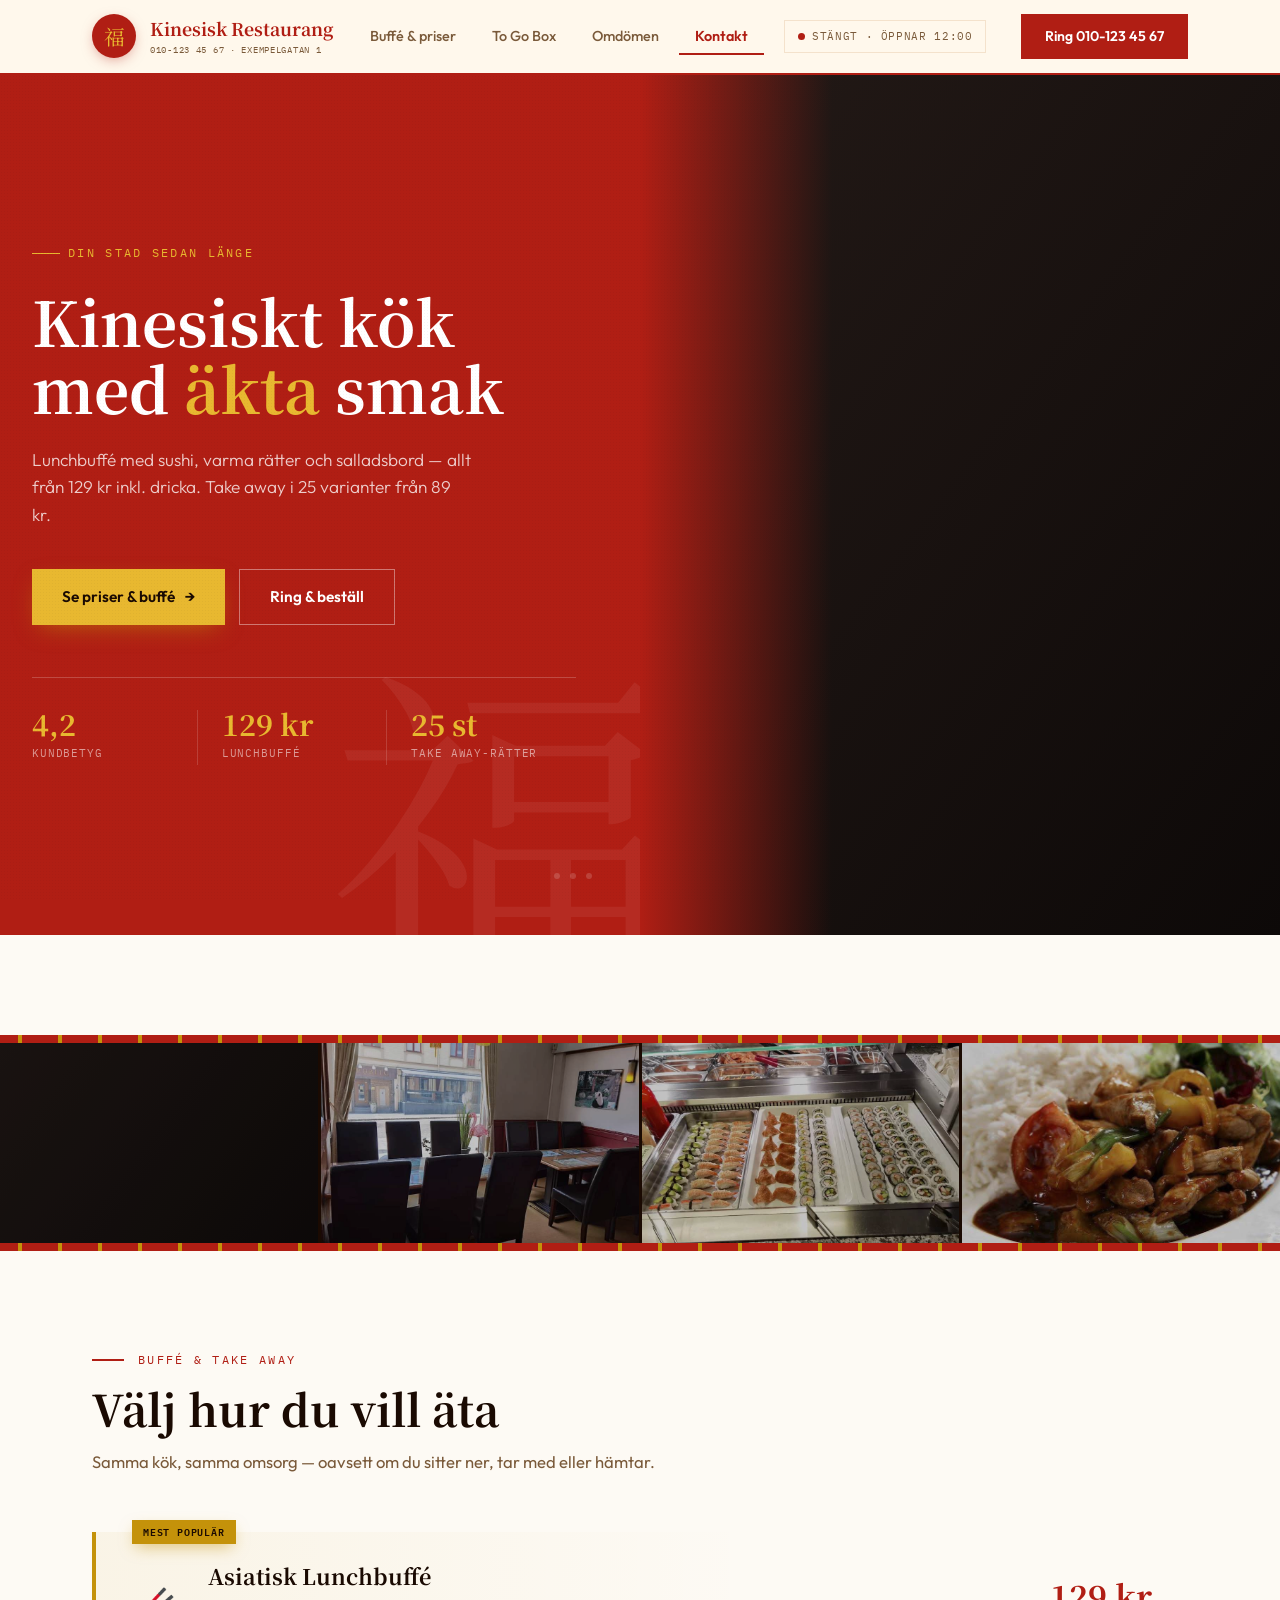
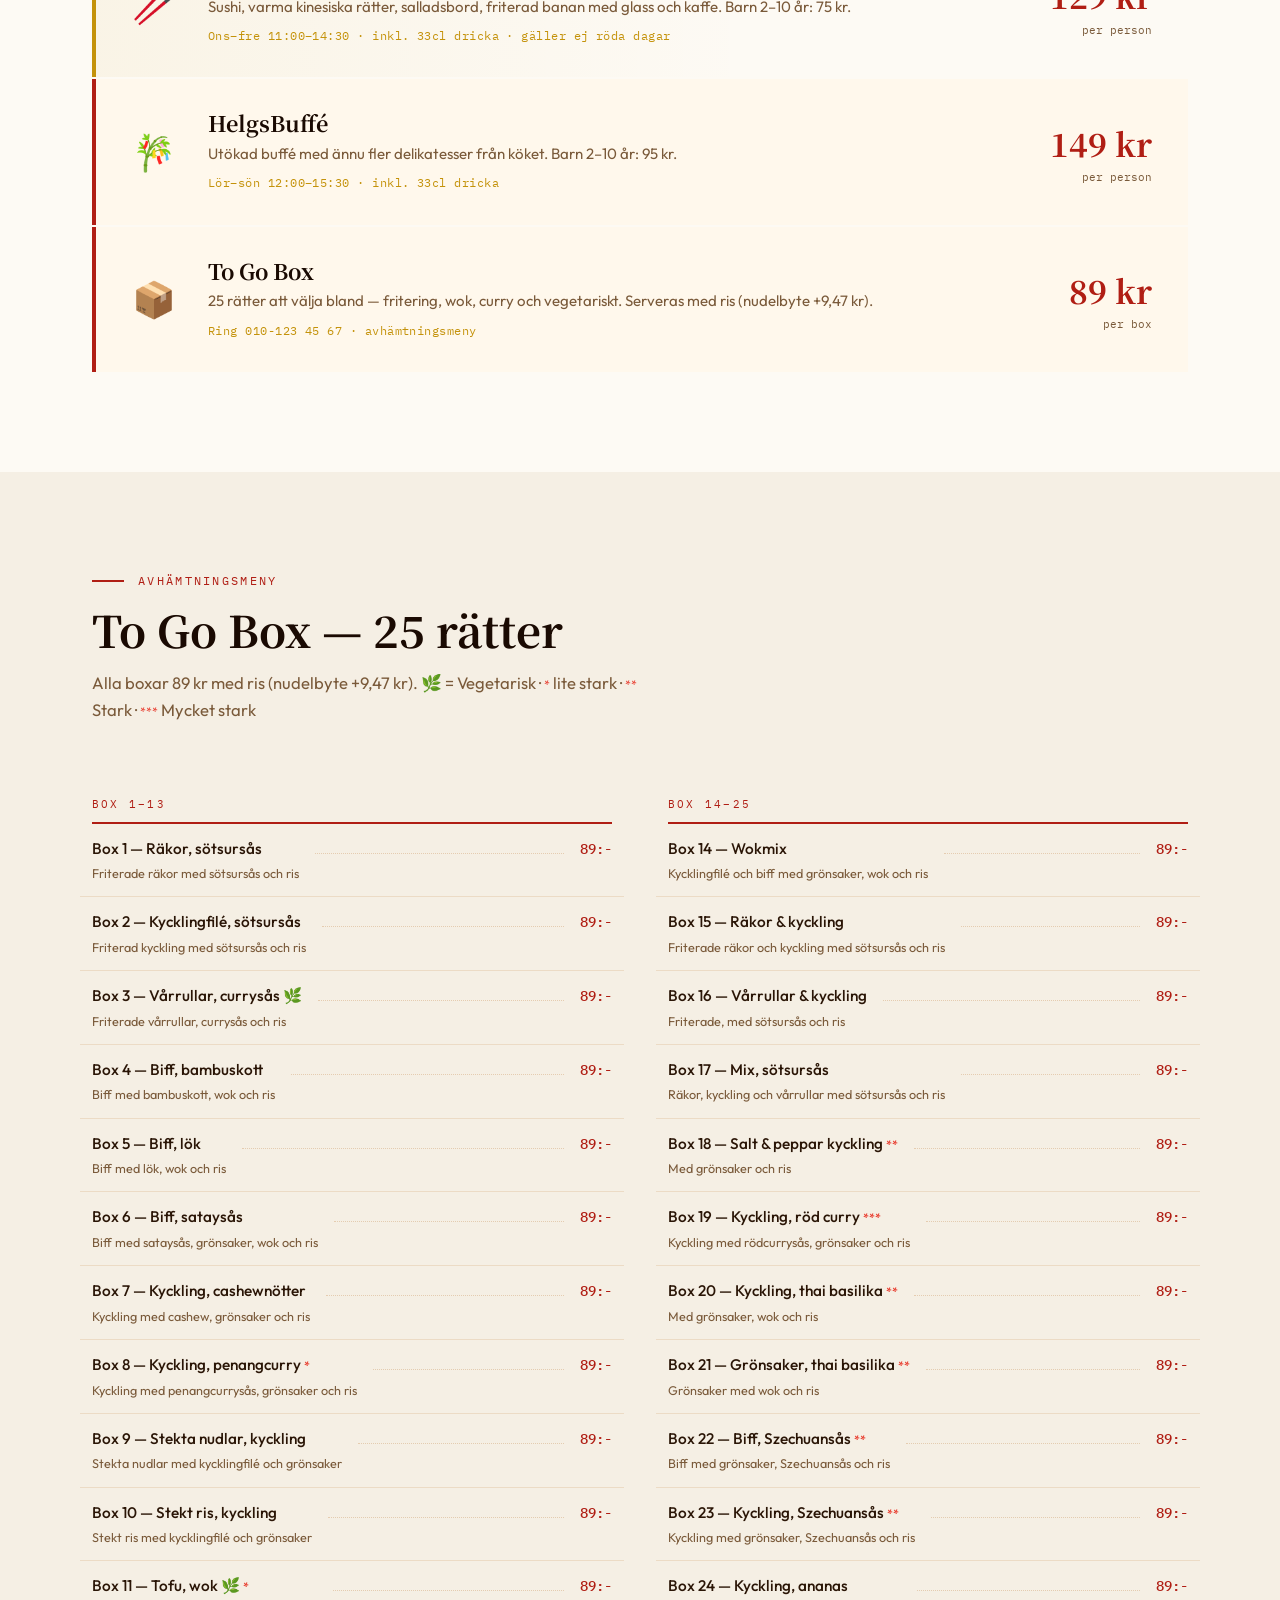
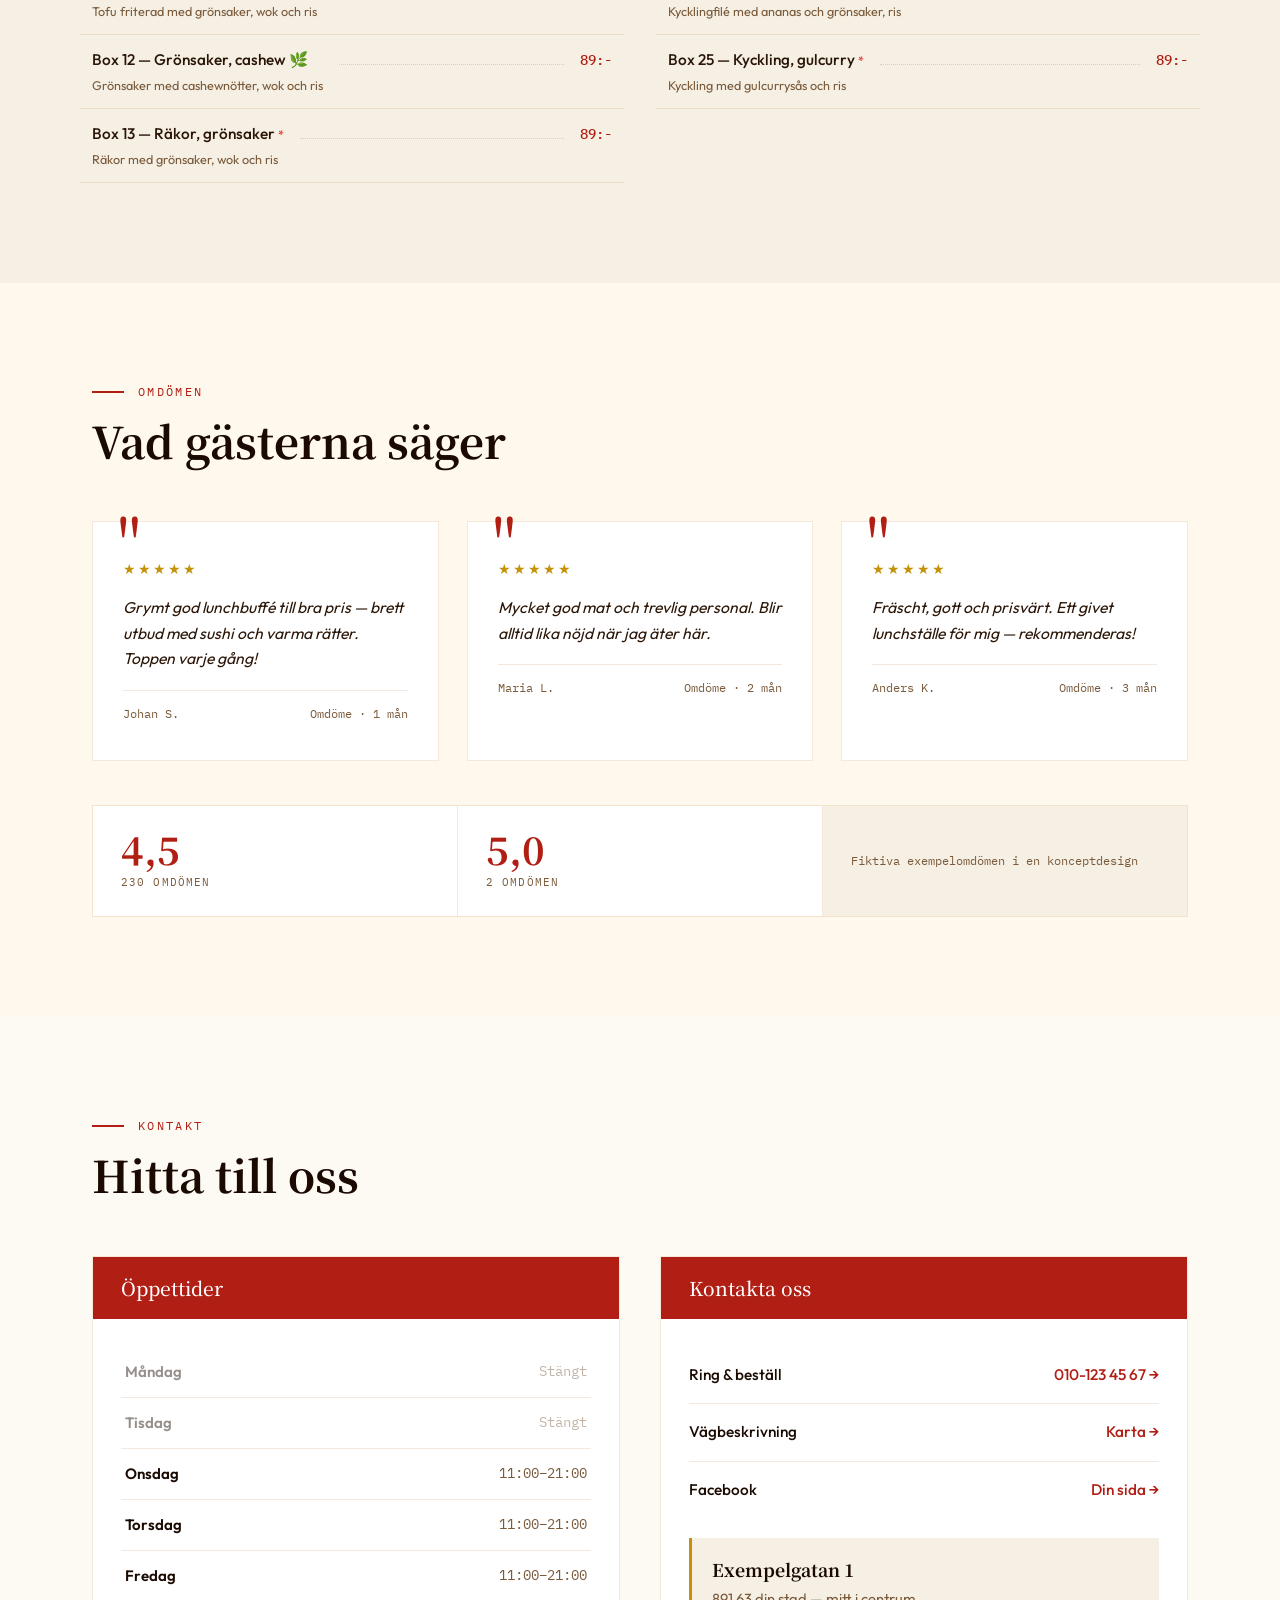
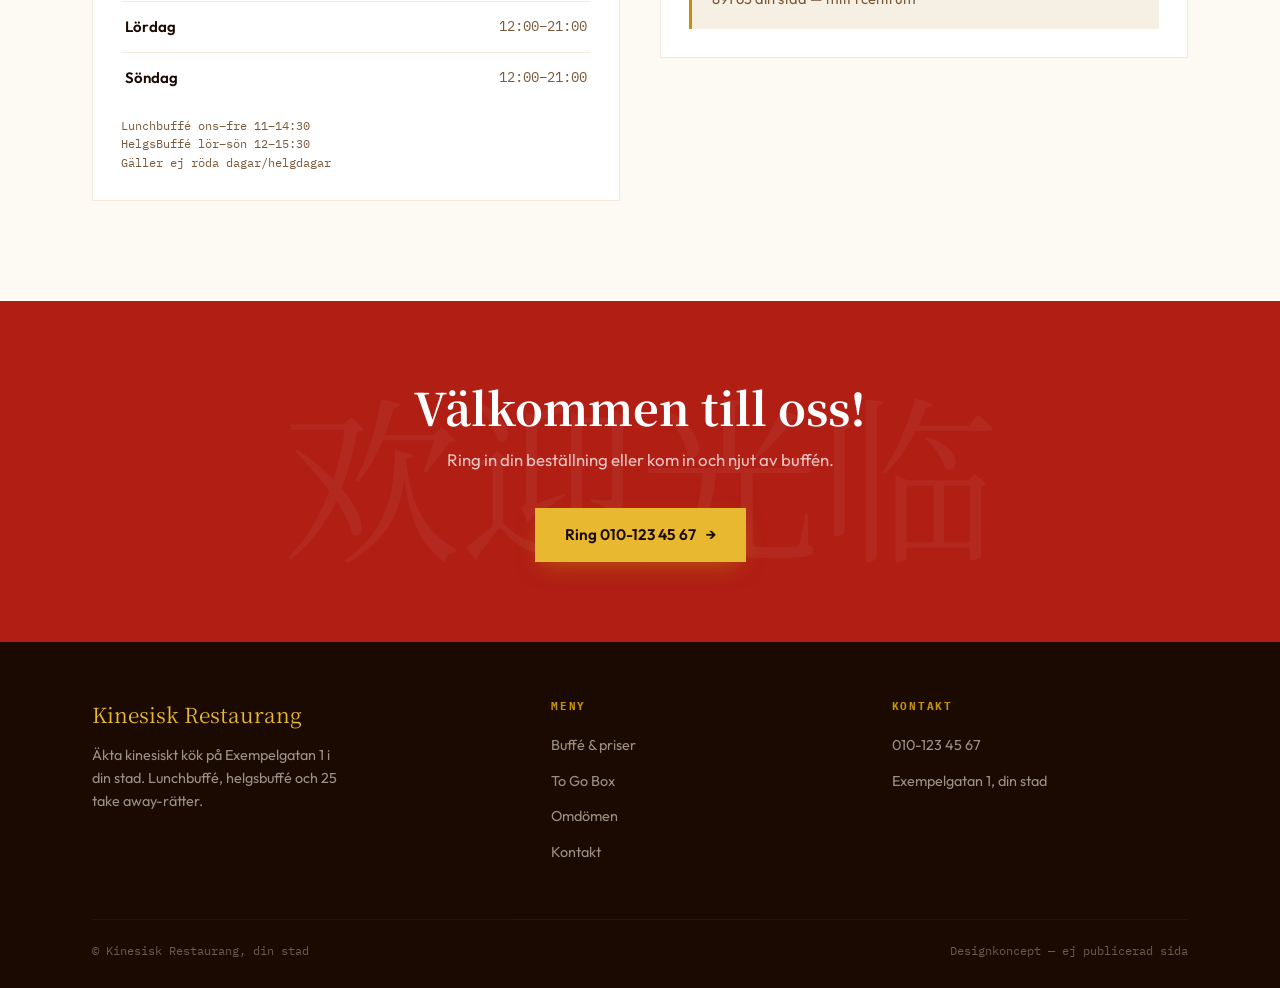
<file: hong.html>
<!DOCTYPE html>
<html lang="sv">
<head>
<meta charset="UTF-8">
<meta name="viewport" content="width=device-width, initial-scale=1.0">
<title>Kinesisk Restaurang — Kinesisk lunchbuffé i din stad</title>
<meta name="description" content="Kinesisk Restaurang på Exempelgatan 1 i din stad. Asiatisk lunchbuffé 129 kr, helgsbuffé 149 kr och To Go Box från 89 kr. Ring 010-123 45 67.">
<link rel="preconnect" href="https://fonts.googleapis.com">
<link rel="preconnect" href="https://fonts.gstatic.com" crossorigin>
<link href="https://fonts.googleapis.com/css2?family=Noto+Serif+SC:wght@400;500;700&family=Outfit:wght@300;400;500;600&family=IBM+Plex+Mono:wght@400;500&display=swap" rel="stylesheet">
<style>
:root{
  --bg:#FDFAF4;
  --bg-2:#F5EFE4;
  --ink:#1A0A02;
  --red:#B01E14;
  --red-dark:#8A1610;
  --red-light:#E8382A;
  --gold:#C4920A;
  --gold-light:#E8B830;
  --cream:#FFF8EC;
  --text:#2A1506;
  --text-dim:#7A5A3A;
  --line:rgba(180,100,20,.15);
  --radius:4px;
  --ease:cubic-bezier(.22,1,.36,1);
}
*{box-sizing:border-box;margin:0;padding:0;}
html{scroll-behavior:smooth;}
body{background:var(--bg);color:var(--text);font-family:'Outfit',sans-serif;-webkit-font-smoothing:antialiased;overflow-x:hidden;line-height:1.6;}
h1,h2,h3{font-family:'Noto Serif SC',serif;line-height:1.15;}
a{color:inherit;}
:focus-visible{outline:3px solid var(--gold);outline-offset:3px;}
.wrap{max-width:1160px;margin:0 auto;padding:0 32px;}

/* LOADER */
.loader{position:fixed;inset:0;z-index:200;background:var(--red);display:flex;flex-direction:column;align-items:center;justify-content:center;gap:16px;transition:opacity .7s,visibility .7s;}
.loader.done{opacity:0;visibility:hidden;}
.loader .char{font-family:'Noto Serif SC',serif;font-size:5rem;color:var(--gold-light);opacity:0;animation:charIn 1s var(--ease) .2s forwards;}
@keyframes charIn{0%{opacity:0;transform:scale(.6);}100%{opacity:1;transform:scale(1);}}
.loader .sub{font-family:'IBM Plex Mono',monospace;font-size:.8rem;letter-spacing:.25em;text-transform:uppercase;color:rgba(255,248,236,.7);opacity:0;animation:fadeIn .6s ease .9s forwards;}
@keyframes fadeIn{to{opacity:1;}}

/* REVEALS */
.reveal{opacity:0;transform:translateY(24px);transition:opacity .8s var(--ease),transform .8s var(--ease);transition-delay:var(--d,0s);}
.reveal.in{opacity:1;transform:none;}
.reveal-left{opacity:0;transform:translateX(-32px);transition:opacity .8s var(--ease),transform .8s var(--ease);transition-delay:var(--d,0s);}
.reveal-left.in{opacity:1;transform:none;}
.reveal-right{opacity:0;transform:translateX(32px);transition:opacity .8s var(--ease),transform .8s var(--ease);transition-delay:var(--d,0s);}
.reveal-right.in{opacity:1;transform:none;}
.stage{opacity:0;transform:translateY(26px);animation:stageIn .9s var(--ease) forwards;}
.stage.s1{animation-delay:.15s;}
.stage.s2{animation-delay:.32s;}
.stage.s3{animation-delay:.5s;}
.stage.s4{animation-delay:.68s;}
.stage.s5{animation-delay:.86s;}
@keyframes stageIn{to{opacity:1;transform:none;}}

/* SCROLL PROGRESS */
.scroll-progress{position:fixed;top:0;left:0;height:3px;width:0%;background:linear-gradient(90deg,var(--gold) 0%,var(--red-light) 100%);z-index:150;transition:width .1s linear;}

/* PAPPERSNYANS — subtil textur för djup */
body::before{
  content:"";position:fixed;inset:0;z-index:1;pointer-events:none;
  background-image:radial-gradient(rgba(0,0,0,.03) 1px,transparent 1px);
  background-size:3px 3px;mix-blend-mode:multiply;
}

/* ÖPPET-STATUS */
.status-badge{
  display:inline-flex;align-items:center;gap:7px;
  font-family:'IBM Plex Mono',monospace;font-size:.66rem;letter-spacing:.06em;text-transform:uppercase;
  padding:7px 13px;border:1px solid var(--line);margin-right:14px;color:var(--text-dim);white-space:nowrap;
}
.status-badge .dot{width:7px;height:7px;border-radius:50%;background:#2e9e4d;flex:none;animation:pulseGreen 2s infinite;}
.status-badge.closed .dot{background:var(--red);animation:pulseRed 2s infinite;}
@keyframes pulseGreen{0%{box-shadow:0 0 0 0 rgba(46,158,77,.55);}70%{box-shadow:0 0 0 8px rgba(46,158,77,0);}100%{box-shadow:0 0 0 0 rgba(46,158,77,0);}}
@keyframes pulseRed{0%{box-shadow:0 0 0 0 rgba(176,30,20,.55);}70%{box-shadow:0 0 0 8px rgba(176,30,20,0);}100%{box-shadow:0 0 0 0 rgba(176,30,20,0);}}
@media(max-width:860px){.status-badge{display:none;}}

/* KNAPPGLANS */
.btn-gold::after{
  content:"";position:absolute;top:0;left:-60%;width:40%;height:100%;
  background:linear-gradient(120deg,transparent,rgba(255,255,255,.6),transparent);
  transform:skewX(-20deg);transition:left .7s ease;
}
.btn-gold:hover::after{left:130%;}

/* MEST POPULÄR-MÄRKE */
.price-row{position:relative;}
.price-row.featured{border-left-color:var(--gold);background:linear-gradient(90deg,rgba(196,146,10,.06),transparent 60%);}
.popular-tag{
  position:absolute;top:-12px;left:36px;
  background:var(--gold);color:var(--ink);
  font-family:'IBM Plex Mono',monospace;font-size:.62rem;font-weight:600;letter-spacing:.08em;text-transform:uppercase;
  padding:4px 11px;box-shadow:0 6px 16px -4px rgba(196,146,10,.55);
  animation:tagFloat 2.6s ease-in-out infinite;
}
@keyframes tagFloat{0%,100%{transform:translateY(0);}50%{transform:translateY(-4px);}}

/* HERO-ÅNGA */
.steam{position:absolute;right:70px;bottom:56px;pointer-events:none;}
.steam span{position:absolute;bottom:0;width:6px;height:6px;border-radius:50%;background:rgba(255,255,255,.16);animation:steamRise 4.4s ease-in infinite;}
.steam span:nth-child(2){left:16px;animation-delay:1.4s;}
.steam span:nth-child(3){left:-16px;animation-delay:2.8s;}
@keyframes steamRise{0%{transform:translateY(0) scale(1);opacity:0;}18%{opacity:.6;}100%{transform:translateY(-100px) scale(.15);opacity:0;}}

/* QUOTE-KORT TILT */
.quote-grid{perspective:1200px;}

/* STICKY MOBIL-CTA */
.mobile-cta{display:none;}
@media(max-width:700px){
  .mobile-cta{
    display:flex;align-items:center;justify-content:center;gap:8px;
    position:fixed;left:0;right:0;bottom:0;z-index:120;
    background:var(--red);color:#fff;text-decoration:none;
    padding:16px;font-weight:600;font-size:.92rem;
    box-shadow:0 -8px 24px -8px rgba(0,0,0,.4);
    animation:ctaSlideUp .6s var(--ease) .4s backwards;
  }
  .mobile-cta:active{background:var(--red-dark);}
  .to-top{bottom:78px;}
  footer{padding-bottom:80px;}
}
@keyframes ctaSlideUp{from{transform:translateY(100%);}to{transform:translateY(0);}}

/* NAV — ljust papperstema */
header.site{position:fixed;top:0;left:0;right:0;z-index:100;background:var(--cream);border-bottom:2px solid var(--red);transition:box-shadow .3s;}
header.site.scrolled{box-shadow:0 4px 24px -8px rgba(176,30,20,.25);}
nav.wrap{display:flex;align-items:center;justify-content:space-between;padding-top:14px;padding-bottom:14px;}
.brandmark{display:flex;align-items:center;gap:14px;text-decoration:none;}
.brand-seal{
  width:44px;height:44px;background:var(--red);border-radius:50%;
  display:flex;align-items:center;justify-content:center;
  font-family:'Noto Serif SC',serif;font-size:1.3rem;color:var(--gold-light);
  transition:transform .5s var(--ease);
  box-shadow:0 4px 14px -4px rgba(176,30,20,.5);
}
.brandmark:hover .brand-seal{transform:rotate(20deg) scale(1.1);}
.brand-name{font-family:'Noto Serif SC',serif;font-weight:700;font-size:1.1rem;color:var(--red);}
.brand-sub{font-family:'IBM Plex Mono',monospace;font-size:.56rem;letter-spacing:.08em;text-transform:uppercase;color:var(--text-dim);}
nav ul{list-style:none;display:flex;gap:4px;}
nav ul a{
  text-decoration:none;font-size:.9rem;font-weight:500;color:var(--text-dim);
  padding:8px 16px;border-radius:2px;
  transition:color .2s,background .2s;
}
nav ul a:hover{color:var(--red);background:rgba(176,30,20,.07);}
nav ul a.active{color:var(--red);font-weight:600;border-bottom:2px solid var(--red);border-radius:0;}
.nav-cta{
  background:var(--red);color:#fff;text-decoration:none;
  padding:11px 24px;font-weight:600;font-size:.88rem;
  position:relative;overflow:hidden;
  transition:background .2s,transform .2s var(--ease);
}
.nav-cta:hover{background:var(--red-dark);transform:translateY(-2px);}
.nav-toggle{display:none;}

/* HERO — stor split med foto */
.hero{
  min-height:100svh;display:grid;grid-template-columns:1fr 1fr;
  padding-top:74px;
}
.hero-left{
  display:flex;flex-direction:column;justify-content:center;
  padding:80px 64px 80px 32px;
  background:var(--red);
  position:relative;overflow:hidden;
}
.hero-left::before{
  content:"福";
  position:absolute;right:-40px;bottom:-60px;
  font-family:'Noto Serif SC',serif;font-size:22rem;
  color:rgba(255,255,255,.06);line-height:1;pointer-events:none;
}
.hero-right{position:relative;overflow:hidden;}
.hero-right img{width:100%;height:100%;object-fit:cover;transition:transform 12s ease;}
.hero-right:hover img{transform:scale(1.04);}
.hero-right .overlay{position:absolute;inset:0;background:linear-gradient(90deg,var(--red) 0%,transparent 30%);}
.hero-tag{
  display:inline-flex;align-items:center;gap:8px;
  font-family:'IBM Plex Mono',monospace;font-size:.72rem;letter-spacing:.2em;
  text-transform:uppercase;color:var(--gold-light);
  margin-bottom:24px;
}
.hero-tag .line{width:28px;height:1px;background:var(--gold-light);}
.hero h1{
  font-size:clamp(2.4rem,4.8vw,4rem);
  color:#fff;font-weight:700;
  margin-bottom:24px;line-height:1.1;
}
.hero h1 span{color:var(--gold-light);}
.hero p.lede{color:rgba(255,255,255,.78);font-size:1.08rem;max-width:40ch;margin-bottom:40px;font-weight:300;}
.btn{
  display:inline-flex;align-items:center;gap:10px;
  padding:15px 30px;font-weight:600;font-size:.96rem;
  text-decoration:none;position:relative;overflow:hidden;
  transition:transform .2s var(--ease),box-shadow .2s;
}
.btn .ico{transition:transform .3s var(--ease);}
.btn:hover .ico{transform:translateX(5px);}
.btn:hover{transform:translateY(-3px);}
.btn-gold{background:var(--gold-light);color:var(--ink);box-shadow:0 8px 24px -8px rgba(196,146,10,.6);}
.btn-gold:hover{background:#f0c43a;box-shadow:0 14px 30px -8px rgba(196,146,10,.7);}
.btn-outline{border:1.5px solid rgba(255,255,255,.4);color:#fff;}
.btn-outline:hover{background:rgba(255,255,255,.12);}
.hero-ctas{display:flex;gap:14px;flex-wrap:wrap;margin-bottom:52px;}
.hero-numbers{
  display:flex;gap:0;
  border-top:1px solid rgba(255,255,255,.2);padding-top:32px;
}
.hero-numbers>div{flex:1;padding-right:24px;border-right:1px solid rgba(255,255,255,.15);margin-right:24px;}
.hero-numbers>div:last-child{border-right:none;margin-right:0;}
.hero-numbers strong{display:block;font-family:'Noto Serif SC',serif;font-size:1.8rem;color:var(--gold-light);line-height:1;font-variant-numeric:tabular-nums;}
.hero-numbers span{font-family:'IBM Plex Mono',monospace;font-size:.68rem;letter-spacing:.08em;text-transform:uppercase;color:rgba(255,255,255,.55);}

/* SECTION */
section{padding:100px 0;}
.section-label{
  display:flex;align-items:center;gap:14px;margin-bottom:14px;
  font-family:'IBM Plex Mono',monospace;font-size:.72rem;letter-spacing:.2em;
  text-transform:uppercase;color:var(--red);
}
.section-label::before{content:"";width:32px;height:2px;background:var(--red);}
.section-head h2{font-size:clamp(2rem,3.4vw,2.8rem);margin-bottom:16px;color:var(--ink);}
.section-head p{font-size:1.04rem;color:var(--text-dim);max-width:52ch;}
.section-head{margin-bottom:56px;}

/* STRIPETE DIVIDER */
.stripe-div{
  height:8px;
  background:repeating-linear-gradient(90deg,var(--red) 0 18px,var(--gold) 18px 22px,var(--red) 22px 40px);
}

/* BILDGALLERI — mosaikstil */
.gallery-section{background:var(--ink);padding:0;}
.gallery-wrap{display:grid;grid-template-columns:repeat(4,1fr);grid-template-rows:200px;gap:3px;}
.g-cell{position:relative;overflow:hidden;}
.g-cell img{width:100%;height:100%;object-fit:cover;transition:transform .9s var(--ease),filter .5s;filter:brightness(.78) saturate(.9);}
.g-cell:hover img{transform:scale(1.06);filter:brightness(1);}
.g-cell .cap{
  position:absolute;bottom:0;left:0;right:0;padding:20px 22px;
  background:linear-gradient(transparent,rgba(26,10,2,.8));
  color:#fff;font-family:'Noto Serif SC',serif;font-size:1.05rem;font-weight:500;
  transform:translateY(100%);transition:transform .4s var(--ease);
}
.g-cell:hover .cap{transform:translateY(0);}


/* PRISKORT — horisontella kort */
.price-list{display:flex;flex-direction:column;gap:2px;}
.price-row{
  display:flex;align-items:center;gap:32px;
  padding:32px 36px;background:var(--cream);
  border-left:4px solid var(--red);
  transition:background .25s,border-color .25s,transform .25s var(--ease);
}
.price-row:hover{background:var(--bg-2);transform:translateX(8px);border-color:var(--gold);}
.price-ico{font-size:2.2rem;flex:none;}
.price-content{flex:1;}
.price-content h3{font-family:'Noto Serif SC',serif;font-size:1.35rem;color:var(--ink);margin-bottom:6px;}
.price-content p{font-size:.94rem;color:var(--text-dim);}
.price-content .meta{font-family:'IBM Plex Mono',monospace;font-size:.72rem;color:var(--gold);margin-top:8px;letter-spacing:.04em;}
.price-badge{
  font-family:'Noto Serif SC',serif;font-size:2rem;font-weight:700;
  color:var(--red);text-align:right;flex:none;min-width:90px;
}
.price-badge small{display:block;font-family:'IBM Plex Mono',monospace;font-size:.68rem;color:var(--text-dim);font-weight:400;}

/* MENY — kompakt tabell */
.menu-section{background:var(--bg-2);}
.menu-cols{display:grid;grid-template-columns:1fr 1fr;gap:56px;}
.menu-cat{
  font-family:'IBM Plex Mono',monospace;font-size:.7rem;letter-spacing:.2em;
  text-transform:uppercase;color:var(--red);padding:16px 0 8px;
  border-bottom:2px solid var(--red);margin-bottom:0;
}
.mi{
  display:flex;justify-content:space-between;align-items:baseline;gap:10px;
  padding:13px 12px;margin:0 -12px;
  border-bottom:1px solid var(--line);
  transition:background .2s,padding-left .25s var(--ease);
}
.mi:hover{background:rgba(176,30,20,.06);padding-left:22px;}
.mi .n{font-size:.96rem;font-weight:500;}
.mi .n small{display:block;font-size:.79rem;color:var(--text-dim);font-weight:400;margin-top:2px;}
.mi .dots{flex:1;border-bottom:1px dotted rgba(180,100,20,.25);margin:0 6px 6px;}
.mi .p{font-family:'IBM Plex Mono',monospace;font-size:.9rem;color:var(--red);white-space:nowrap;font-weight:500;}
.spicy{color:var(--red-light);font-size:.75rem;}

/* REVIEWS — citat-layout */
.reviews-section{background:var(--cream);}
.quote-grid{display:grid;grid-template-columns:1fr 1fr 1fr;gap:28px;}
.quote-card{
  padding:36px 30px;
  border:1px solid var(--line);
  position:relative;
  transition:transform .35s var(--ease),box-shadow .35s,border-color .35s;
  background:#fff;
}
.quote-card:hover{transform:translateY(-6px);box-shadow:0 20px 48px -24px rgba(176,30,20,.25);border-color:rgba(176,30,20,.25);}
.quote-card::before{
  content:'"';
  position:absolute;top:-14px;left:24px;
  font-family:'Noto Serif SC',serif;font-size:4rem;line-height:1;
  color:var(--red);
}
.quote-card .stars{color:var(--gold);letter-spacing:2px;font-size:.88rem;margin-bottom:14px;}
.quote-card blockquote{font-size:.98rem;color:var(--text);line-height:1.65;font-style:italic;margin-bottom:18px;}
.quote-card .who{
  font-family:'IBM Plex Mono',monospace;font-size:.72rem;color:var(--text-dim);
  display:flex;justify-content:space-between;
  padding-top:14px;border-top:1px solid var(--line);
}
.rating-bar{
  margin-top:44px;display:flex;align-items:stretch;gap:0;
  border:1px solid var(--line);overflow:hidden;
}
.rating-bar .rb-block{
  flex:1;padding:24px 28px;background:#fff;border-right:1px solid var(--line);
}
.rating-bar .rb-block:last-child{border-right:none;}
.rating-bar .rb-score{font-family:'Noto Serif SC',serif;font-size:2.4rem;color:var(--red);font-weight:700;line-height:1;font-variant-numeric:tabular-nums;}
.rating-bar .rb-label{font-family:'IBM Plex Mono',monospace;font-size:.7rem;letter-spacing:.1em;text-transform:uppercase;color:var(--text-dim);margin-top:6px;}

/* KONTAKT */
.contact-layout{display:grid;grid-template-columns:1fr 1fr;gap:40px;align-items:start;}
.contact-box{border:1px solid var(--line);background:#fff;}
.contact-box-head{background:var(--red);padding:20px 28px;}
.contact-box-head h3{font-family:'Noto Serif SC',serif;color:#fff;font-size:1.2rem;font-weight:500;}
.contact-box-body{padding:28px;}
.ht{width:100%;border-collapse:collapse;}
.ht tr{border-bottom:1px solid var(--line);}
.ht tr:last-child{border-bottom:none;}
.ht td{padding:13px 4px;font-size:.94rem;}
.ht td:first-child{font-weight:600;color:var(--ink);}
.ht td:last-child{text-align:right;font-family:'IBM Plex Mono',monospace;font-size:.85rem;color:var(--text-dim);}
.ht tr.closed td{opacity:.45;}
.c-links a{
  display:flex;justify-content:space-between;align-items:center;
  padding:16px 0;border-bottom:1px solid var(--line);
  text-decoration:none;font-weight:500;font-size:.96rem;color:var(--ink);
  transition:color .2s,padding-left .2s var(--ease);
}
.c-links a:last-child{border-bottom:none;}
.c-links a:hover{color:var(--red);padding-left:10px;}
.c-links .arr{color:var(--red);transition:transform .2s var(--ease);}
.c-links a:hover .arr{transform:translateX(5px);}
.address-block{
  margin-top:20px;padding:18px 20px;
  border-left:3px solid var(--gold);background:var(--bg-2);
  font-size:.92rem;color:var(--text-dim);
}
.address-block strong{display:block;font-family:'Noto Serif SC',serif;color:var(--ink);font-size:1.1rem;margin-bottom:3px;}

/* CTA */
.cta-section{
  background:var(--red);padding:80px 0;
  position:relative;overflow:hidden;text-align:center;
}
.cta-section::before{
  content:"欢迎光临";
  position:absolute;top:50%;left:50%;transform:translate(-50%,-50%);
  font-family:'Noto Serif SC',serif;font-size:clamp(5rem,14vw,12rem);
  color:rgba(255,255,255,.05);white-space:nowrap;pointer-events:none;
}
.cta-section h2{font-family:'Noto Serif SC',serif;color:#fff;font-size:clamp(2rem,3.5vw,2.8rem);margin-bottom:14px;position:relative;}
.cta-section p{color:rgba(255,255,255,.75);margin-bottom:34px;position:relative;font-size:1.05rem;}

/* FOOTER */
footer{background:var(--ink);color:rgba(253,250,244,.75);padding:56px 0 28px;}
.foot-grid{display:grid;grid-template-columns:1.4fr 1fr 1fr;gap:44px;margin-bottom:44px;}
.foot-brand-name{font-family:'Noto Serif SC',serif;font-size:1.3rem;color:var(--gold-light);margin-bottom:12px;}
.foot-brand p{font-size:.9rem;max-width:28ch;opacity:.75;}
footer h4{font-family:'IBM Plex Mono',monospace;font-size:.7rem;letter-spacing:.16em;text-transform:uppercase;color:var(--gold);margin-bottom:16px;}
footer ul{list-style:none;}
footer li{margin-bottom:10px;}
footer a{text-decoration:none;font-size:.9rem;opacity:.75;transition:opacity .2s,color .2s,padding-left .2s var(--ease);}
footer a:hover{opacity:1;color:var(--gold-light);padding-left:6px;}
.foot-bottom{display:flex;justify-content:space-between;flex-wrap:wrap;gap:10px;padding-top:22px;border-top:1px solid rgba(255,255,255,.1);font-family:'IBM Plex Mono',monospace;font-size:.72rem;opacity:.45;}

.to-top{position:fixed;right:24px;bottom:24px;z-index:110;width:48px;height:48px;background:var(--red);color:#fff;border:none;cursor:pointer;font-size:1.1rem;display:flex;align-items:center;justify-content:center;opacity:0;pointer-events:none;transform:translateY(12px);transition:opacity .3s,transform .3s var(--ease),background .2s;box-shadow:0 8px 24px -8px rgba(176,30,20,.6);}
.to-top.show{opacity:1;pointer-events:auto;transform:none;}
.to-top:hover{background:var(--red-dark);}

@media(max-width:1000px){
  .hero{grid-template-columns:1fr;}
  .hero-right{height:340px;}
  .hero-left{padding:60px 32px;}
  .hero-left::before{display:none;}
  .menu-cols{grid-template-columns:1fr;}
  .quote-grid{grid-template-columns:1fr;}
  .contact-layout,.foot-grid{grid-template-columns:1fr;}
  .gallery-wrap{grid-template-columns:1fr 1fr;grid-template-rows:auto;}
  .g-tall{grid-row:auto;}
}
@media(max-width:700px){
  nav ul{position:fixed;top:72px;left:0;right:0;background:var(--cream);border-bottom:2px solid var(--red);flex-direction:column;padding:16px 24px;gap:4px;transform:translateY(-110%);opacity:0;pointer-events:none;transition:transform .3s var(--ease),opacity .3s;z-index:90;}
  nav ul.open{transform:none;opacity:1;pointer-events:auto;}
  nav ul a{display:block;padding:12px 0;border-bottom:1px solid var(--line);}
  nav ul a:last-child{border-bottom:none;}
  .nav-toggle{display:block;background:none;border:1.5px solid var(--red);color:var(--red);padding:8px 14px;font-family:'IBM Plex Mono',monospace;font-size:.78rem;cursor:pointer;}
  .gallery-wrap{grid-template-columns:1fr;}
  section{padding:70px 0;}
  .hero-numbers{flex-direction:column;gap:16px;}
  .hero-numbers>div{border-right:none;padding-right:0;margin-right:0;border-bottom:1px solid rgba(255,255,255,.15);padding-bottom:16px;}
  .price-row{flex-wrap:wrap;gap:16px;}
}
@media(prefers-reduced-motion:reduce){
  html{scroll-behavior:auto;}
  *,*::before,*::after{animation-duration:.01ms !important;animation-iteration-count:1 !important;transition-duration:.01ms !important;}
  .reveal,.reveal-left,.reveal-right,.stage{opacity:1;transform:none;}
  .loader{display:none;}
  .steam span{display:none;}
}
</style>
</head>
<body>

<div class="loader" id="loader" aria-hidden="true">
  <div class="char">福</div>
  <div class="sub">Kinesisk Restaurang</div>
</div>

<div class="scroll-progress" id="scrollProgress" aria-hidden="true"></div>

<header class="site" id="siteHeader">
  <nav class="wrap">
    <a class="brandmark" href="#hem">
      <div class="brand-seal">福</div>
      <div>
        <div class="brand-name">Kinesisk Restaurang</div>
        <div class="brand-sub">010-123 45 67 · Exempelgatan 1</div>
      </div>
    </a>
    <button class="nav-toggle" id="navToggle" aria-expanded="false">≡ Meny</button>
    <ul id="navList">
      <li><a href="#priser" data-nav="priser">Buffé &amp; priser</a></li>
      <li><a href="#meny" data-nav="meny">To Go Box</a></li>
      <li><a href="#omdomen" data-nav="omdomen">Omdömen</a></li>
      <li><a href="#kontakt" data-nav="kontakt">Kontakt</a></li>
    </ul>
    <span class="status-badge" id="statusBadge"><span class="dot"></span><span id="statusText">—</span></span>
    <a class="nav-cta" href="tel:+46101234567">Ring 010-123 45 67</a>
  </nav>
</header>

<section class="hero" id="hem">
  <div class="hero-left">
    <div class="hero-tag stage s1"><span class="line"></span>din stad sedan länge</div>
    <h1 class="stage s2">Kinesiskt kök med <span>äkta</span> smak</h1>
    <p class="lede stage s3">Lunchbuffé med sushi, varma rätter och salladsbord — allt från 129 kr inkl. dricka. Take away i 25 varianter från 89 kr.</p>
    <div class="hero-ctas stage s4">
      <a class="btn btn-gold" href="#priser">Se priser &amp; buffé <span class="ico">→</span></a>
      <a class="btn btn-outline" href="tel:+46101234567">Ring &amp; beställ</a>
    </div>
    <div class="hero-numbers stage s5">
      <div><strong data-count="4.2" data-decimals="1">0,0</strong><span>Kundbetyg</span></div>
      <div><strong>129 kr</strong><span>Lunchbuffé</span></div>
      <div><strong>25 st</strong><span>Take away-rätter</span></div>
    </div>
    <div class="steam" aria-hidden="true"><span></span><span></span><span></span></div>
  </div>
  <div class="hero-right">
    <img src="data:image/svg+xml,%3Csvg%20xmlns='http://www.w3.org/2000/svg'%20width='1200'%20height='1600'%20preserveAspectRatio='xMidYMid%20slice'%3E%3Cdefs%3E%3ClinearGradient%20id='g'%20x1='0'%20y1='0'%20x2='1'%20y2='1'%3E%3Cstop%20offset='0'%20stop-color='%23241a17'/%3E%3Cstop%20offset='1'%20stop-color='%230d0908'/%3E%3C/linearGradient%3E%3C/defs%3E%3Crect%20width='1200'%20height='1600'%20fill='url(%23g)'/%3E%3C/svg%3E" alt="Kinesisk Restaurang på Exempelgatan 1">
    <div class="overlay"></div>
  </div>
</section>

<div class="stripe-div"></div>

<!-- BILDER -->
<section class="gallery-section" aria-label="Bilder från restaurangen">
  <div class="gallery-wrap">
    <div class="g-cell reveal-left"><img src="data:image/svg+xml,%3Csvg%20xmlns='http://www.w3.org/2000/svg'%20width='1200'%20height='1600'%20preserveAspectRatio='xMidYMid%20slice'%3E%3Cdefs%3E%3ClinearGradient%20id='g'%20x1='0'%20y1='0'%20x2='1'%20y2='1'%3E%3Cstop%20offset='0'%20stop-color='%23241a17'/%3E%3Cstop%20offset='1'%20stop-color='%230d0908'/%3E%3C/linearGradient%3E%3C/defs%3E%3Crect%20width='1200'%20height='1600'%20fill='url(%23g)'/%3E%3C/svg%3E" alt="Restaurangens fasad"><div class="cap">Exempelgatan 1</div></div>
    <div class="g-cell reveal" style="--d:.05s;"><img src="[data-uri]" alt="Matsalen"><div class="cap">Matsalen</div></div>
    <div class="g-cell reveal" style="--d:.1s;"><img src="[data-uri]" alt="Sushibuffén"><div class="cap">Sushibuffén</div></div>
    <div class="g-cell reveal" style="--d:.15s;"><img src="[data-uri]" alt="Wok med kyckling"><div class="cap">Varma rätter</div></div>
  </div>
</section>

<div class="stripe-div"></div>

<!-- PRISER -->
<section id="priser">
  <div class="wrap">
    <div class="section-head">
      <div class="section-label reveal">Buffé &amp; Take Away</div>
      <h2 class="reveal" style="--d:.08s;">Välj hur du vill äta</h2>
      <p class="reveal" style="--d:.14s;">Samma kök, samma omsorg — oavsett om du sitter ner, tar med eller hämtar.</p>
    </div>
    <div class="price-list">
      <div class="price-row featured reveal" style="--d:.05s;">
        <span class="popular-tag">Mest populär</span>
        <span class="price-ico">🥢</span>
        <div class="price-content">
          <h3>Asiatisk Lunchbuffé</h3>
          <p>Sushi, varma kinesiska rätter, salladsbord, friterad banan med glass och kaffe. Barn 2–10 år: 75 kr.</p>
          <div class="meta">Ons–fre 11:00–14:30 · inkl. 33cl dricka · gäller ej röda dagar</div>
        </div>
        <div class="price-badge">129 kr<small>per person</small></div>
      </div>
      <div class="price-row reveal" style="--d:.12s;">
        <span class="price-ico">🎋</span>
        <div class="price-content">
          <h3>HelgsBuffé</h3>
          <p>Utökad buffé med ännu fler delikatesser från köket. Barn 2–10 år: 95 kr.</p>
          <div class="meta">Lör–sön 12:00–15:30 · inkl. 33cl dricka</div>
        </div>
        <div class="price-badge">149 kr<small>per person</small></div>
      </div>
      <div class="price-row reveal" style="--d:.19s;">
        <span class="price-ico">📦</span>
        <div class="price-content">
          <h3>To Go Box</h3>
          <p>25 rätter att välja bland — fritering, wok, curry och vegetariskt. Serveras med ris (nudelbyte +9,47 kr).</p>
          <div class="meta">Ring 010-123 45 67 · avhämtningsmeny</div>
        </div>
        <div class="price-badge">89 kr<small>per box</small></div>
      </div>
    </div>
  </div>
</section>

<!-- MENY -->
<section class="menu-section" id="meny">
  <div class="wrap">
    <div class="section-head">
      <div class="section-label reveal">Avhämtningsmeny</div>
      <h2 class="reveal" style="--d:.08s;">To Go Box — 25 rätter</h2>
      <p class="reveal" style="--d:.14s;">Alla boxar 89 kr med ris (nudelbyte +9,47 kr). 🌿 = Vegetarisk · <span class="spicy">*</span> lite stark · <span class="spicy">**</span> Stark · <span class="spicy">***</span> Mycket stark</p>
    </div>
    <div class="menu-cols">
      <div>
        <div class="menu-cat">Box 1–13</div>
        <div class="mi reveal" style="--d:.03s;"><div class="n">Box 1 — Räkor, sötsursås<small>Friterade räkor med sötsursås och ris</small></div><div class="dots"></div><div class="p">89:-</div></div>
        <div class="mi reveal" style="--d:.05s;"><div class="n">Box 2 — Kycklingfilé, sötsursås<small>Friterad kyckling med sötsursås och ris</small></div><div class="dots"></div><div class="p">89:-</div></div>
        <div class="mi reveal" style="--d:.07s;"><div class="n">Box 3 — Vårrullar, currysås 🌿<small>Friterade vårrullar, currysås och ris</small></div><div class="dots"></div><div class="p">89:-</div></div>
        <div class="mi reveal" style="--d:.09s;"><div class="n">Box 4 — Biff, bambuskott<small>Biff med bambuskott, wok och ris</small></div><div class="dots"></div><div class="p">89:-</div></div>
        <div class="mi reveal" style="--d:.11s;"><div class="n">Box 5 — Biff, lök<small>Biff med lök, wok och ris</small></div><div class="dots"></div><div class="p">89:-</div></div>
        <div class="mi reveal" style="--d:.13s;"><div class="n">Box 6 — Biff, sataysås<small>Biff med sataysås, grönsaker, wok och ris</small></div><div class="dots"></div><div class="p">89:-</div></div>
        <div class="mi reveal" style="--d:.15s;"><div class="n">Box 7 — Kyckling, cashewnötter<small>Kyckling med cashew, grönsaker och ris</small></div><div class="dots"></div><div class="p">89:-</div></div>
        <div class="mi reveal" style="--d:.17s;"><div class="n">Box 8 — Kyckling, penangcurry <span class="spicy">*</span><small>Kyckling med penangcurrysås, grönsaker och ris</small></div><div class="dots"></div><div class="p">89:-</div></div>
        <div class="mi reveal" style="--d:.19s;"><div class="n">Box 9 — Stekta nudlar, kyckling<small>Stekta nudlar med kycklingfilé och grönsaker</small></div><div class="dots"></div><div class="p">89:-</div></div>
        <div class="mi reveal" style="--d:.21s;"><div class="n">Box 10 — Stekt ris, kyckling<small>Stekt ris med kycklingfilé och grönsaker</small></div><div class="dots"></div><div class="p">89:-</div></div>
        <div class="mi reveal" style="--d:.23s;"><div class="n">Box 11 — Tofu, wok 🌿 <span class="spicy">*</span><small>Tofu friterad med grönsaker, wok och ris</small></div><div class="dots"></div><div class="p">89:-</div></div>
        <div class="mi reveal" style="--d:.25s;"><div class="n">Box 12 — Grönsaker, cashew 🌿<small>Grönsaker med cashewnötter, wok och ris</small></div><div class="dots"></div><div class="p">89:-</div></div>
        <div class="mi reveal" style="--d:.27s;"><div class="n">Box 13 — Räkor, grönsaker <span class="spicy">*</span><small>Räkor med grönsaker, wok och ris</small></div><div class="dots"></div><div class="p">89:-</div></div>
      </div>
      <div>
        <div class="menu-cat">Box 14–25</div>
        <div class="mi reveal" style="--d:.04s;"><div class="n">Box 14 — Wokmix<small>Kycklingfilé och biff med grönsaker, wok och ris</small></div><div class="dots"></div><div class="p">89:-</div></div>
        <div class="mi reveal" style="--d:.06s;"><div class="n">Box 15 — Räkor &amp; kyckling<small>Friterade räkor och kyckling med sötsursås och ris</small></div><div class="dots"></div><div class="p">89:-</div></div>
        <div class="mi reveal" style="--d:.08s;"><div class="n">Box 16 — Vårrullar &amp; kyckling<small>Friterade, med sötsursås och ris</small></div><div class="dots"></div><div class="p">89:-</div></div>
        <div class="mi reveal" style="--d:.10s;"><div class="n">Box 17 — Mix, sötsursås<small>Räkor, kyckling och vårrullar med sötsursås och ris</small></div><div class="dots"></div><div class="p">89:-</div></div>
        <div class="mi reveal" style="--d:.12s;"><div class="n">Box 18 — Salt &amp; peppar kyckling <span class="spicy">**</span><small>Med grönsaker och ris</small></div><div class="dots"></div><div class="p">89:-</div></div>
        <div class="mi reveal" style="--d:.14s;"><div class="n">Box 19 — Kyckling, röd curry <span class="spicy">***</span><small>Kyckling med rödcurrysås, grönsaker och ris</small></div><div class="dots"></div><div class="p">89:-</div></div>
        <div class="mi reveal" style="--d:.16s;"><div class="n">Box 20 — Kyckling, thai basilika <span class="spicy">**</span><small>Med grönsaker, wok och ris</small></div><div class="dots"></div><div class="p">89:-</div></div>
        <div class="mi reveal" style="--d:.18s;"><div class="n">Box 21 — Grönsaker, thai basilika <span class="spicy">**</span><small>Grönsaker med wok och ris</small></div><div class="dots"></div><div class="p">89:-</div></div>
        <div class="mi reveal" style="--d:.20s;"><div class="n">Box 22 — Biff, Szechuansås <span class="spicy">**</span><small>Biff med grönsaker, Szechuansås och ris</small></div><div class="dots"></div><div class="p">89:-</div></div>
        <div class="mi reveal" style="--d:.22s;"><div class="n">Box 23 — Kyckling, Szechuansås <span class="spicy">**</span><small>Kyckling med grönsaker, Szechuansås och ris</small></div><div class="dots"></div><div class="p">89:-</div></div>
        <div class="mi reveal" style="--d:.24s;"><div class="n">Box 24 — Kyckling, ananas<small>Kycklingfilé med ananas och grönsaker, ris</small></div><div class="dots"></div><div class="p">89:-</div></div>
        <div class="mi reveal" style="--d:.26s;"><div class="n">Box 25 — Kyckling, gulcurry <span class="spicy">*</span><small>Kyckling med gulcurrysås och ris</small></div><div class="dots"></div><div class="p">89:-</div></div>
      </div>
    </div>
  </div>
</section>

<!-- OMDÖMEN -->
<section class="reviews-section" id="omdomen">
  <div class="wrap">
    <div class="section-head">
      <div class="section-label reveal">Omdömen</div>
      <h2 class="reveal" style="--d:.08s;">Vad gästerna säger</h2>
    </div>
    <div class="quote-grid">
      <article class="quote-card reveal" style="--d:.05s;">
        <div class="stars">★★★★★</div>
        <blockquote>Grymt god lunchbuffé till bra pris — brett utbud med sushi och varma rätter. Toppen varje gång!</blockquote>
        <div class="who"><span>Johan S.</span><span>Omdöme · 1 mån</span></div>
      </article>
      <article class="quote-card reveal" style="--d:.15s;">
        <div class="stars">★★★★★</div>
        <blockquote>Mycket god mat och trevlig personal. Blir alltid lika nöjd när jag äter här.</blockquote>
        <div class="who"><span>Maria L.</span><span>Omdöme · 2 mån</span></div>
      </article>
      <article class="quote-card reveal" style="--d:.25s;">
        <div class="stars">★★★★★</div>
        <blockquote>Fräscht, gott och prisvärt. Ett givet lunchställe för mig — rekommenderas!</blockquote>
        <div class="who"><span>Anders K.</span><span>Omdöme · 3 mån</span></div>
      </article>
    </div>
    <div class="rating-bar reveal reveal-right" style="--d:.1s;">
      <div class="rb-block">
        <div class="rb-score" data-count="5.0" data-decimals="1">0,0</div>
        <div class="rb-label">230 omdömen</div>
      </div>
      <div class="rb-block">
        <div class="rb-score">5,0</div>
        <div class="rb-label">2 omdömen</div>
      </div>
      <div class="rb-block" style="background:var(--bg-2);font-family:'IBM Plex Mono',monospace;font-size:.78rem;color:var(--text-dim);display:flex;align-items:center;">
        Fiktiva exempelomdömen i en konceptdesign
      </div>
    </div>
  </div>
</section>

<!-- KONTAKT -->
<section id="kontakt">
  <div class="wrap">
    <div class="section-head">
      <div class="section-label reveal">Kontakt</div>
      <h2 class="reveal" style="--d:.08s;">Hitta till oss</h2>
    </div>
    <div class="contact-layout">
      <div class="contact-box reveal-left">
        <div class="contact-box-head"><h3>Öppettider</h3></div>
        <div class="contact-box-body">
          <table class="ht">
            <tr class="closed"><td>Måndag</td><td>Stängt</td></tr>
            <tr class="closed"><td>Tisdag</td><td>Stängt</td></tr>
            <tr><td>Onsdag</td><td>11:00–21:00</td></tr>
            <tr><td>Torsdag</td><td>11:00–21:00</td></tr>
            <tr><td>Fredag</td><td>11:00–21:00</td></tr>
            <tr><td>Lördag</td><td>12:00–21:00</td></tr>
            <tr><td>Söndag</td><td>12:00–21:00</td></tr>
          </table>
          <p style="margin-top:14px;font-family:'IBM Plex Mono',monospace;font-size:.72rem;color:var(--text-dim);line-height:1.6;">Lunchbuffé ons–fre 11–14:30<br>HelgsBuffé lör–sön 12–15:30<br>Gäller ej röda dagar/helgdagar</p>
        </div>
      </div>
      <div class="contact-box reveal-right">
        <div class="contact-box-head"><h3>Kontakta oss</h3></div>
        <div class="contact-box-body">
          <div class="c-links">
            <a href="tel:+46101234567"><span>Ring &amp; beställ</span><span class="arr">010-123 45 67 →</span></a>
            <a href="https://www.google.com/maps/search/?api=1&query=Exempelgatan+1" target="_blank" rel="noopener"><span>Vägbeskrivning</span><span class="arr">Karta →</span></a>
            <a href="#" target="_blank" rel="noopener"><span>Facebook</span><span class="arr">Din sida →</span></a>
          </div>
          <div class="address-block">
            <strong>Exempelgatan 1</strong>
            891 63 din stad — mitt i centrum
          </div>
        </div>
      </div>
    </div>
  </div>
</section>

<div class="cta-section">
  <div class="wrap" style="position:relative;z-index:2;">
    <h2 class="reveal">Välkommen till oss!</h2>
    <p class="reveal" style="--d:.1s;">Ring in din beställning eller kom in och njut av buffén.</p>
    <div class="reveal" style="--d:.2s;"><a class="btn btn-gold" href="tel:+46101234567" style="display:inline-flex;">Ring 010-123 45 67 <span class="ico">→</span></a></div>
  </div>
</div>

<footer>
  <div class="wrap">
    <div class="foot-grid">
      <div class="foot-brand">
        <div class="foot-brand-name">Kinesisk Restaurang</div>
        <p>Äkta kinesiskt kök på Exempelgatan 1 i din stad. Lunchbuffé, helgsbuffé och 25 take away-rätter.</p>
      </div>
      <div>
        <h4>Meny</h4>
        <ul>
          <li><a href="#priser">Buffé &amp; priser</a></li>
          <li><a href="#meny">To Go Box</a></li>
          <li><a href="#omdomen">Omdömen</a></li>
          <li><a href="#kontakt">Kontakt</a></li>
        </ul>
      </div>
      <div>
        <h4>Kontakt</h4>
        <ul>
          <li><a href="tel:+46101234567">010-123 45 67</a></li>
          <li><a href="#kontakt">Exempelgatan 1, din stad</a></li>
        </ul>
      </div>
    </div>
    <div class="foot-bottom">
      <span>© Kinesisk Restaurang, din stad</span>
      <span>Designkoncept — ej publicerad sida</span>
    </div>
  </div>
</footer>

<button class="to-top" id="toTop" aria-label="Till toppen">↑</button>

<a href="tel:+46101234567" class="mobile-cta">📞 Ring &amp; beställ — 010-123 45 67</a>

<script>
const reduced = window.matchMedia('(prefers-reduced-motion: reduce)').matches;
const loader = document.getElementById('loader');
window.addEventListener('load', () => setTimeout(() => loader.classList.add('done'), reduced ? 0 : 1000));
setTimeout(() => loader.classList.add('done'), 2600);

const toggle = document.getElementById('navToggle');
const list = document.getElementById('navList');
toggle.addEventListener('click', () => { const o=list.classList.toggle('open'); toggle.setAttribute('aria-expanded',o); });
list.querySelectorAll('a').forEach(a => a.addEventListener('click', () => { list.classList.remove('open'); toggle.setAttribute('aria-expanded',false); }));

const header=document.getElementById('siteHeader'), toTop=document.getElementById('toTop');
const scrollProgress=document.getElementById('scrollProgress');
let ticking=false;
function onScroll(){
  const y=window.scrollY;
  header.classList.toggle('scrolled',y>30);
  toTop.classList.toggle('show',y>600);
  const max=document.documentElement.scrollHeight-window.innerHeight;
  scrollProgress.style.width=(max>0?(y/max)*100:0)+'%';
  ticking=false;
}
window.addEventListener('scroll',()=>{if(!ticking){requestAnimationFrame(onScroll);ticking=true;}},{passive:true});
onScroll();
toTop.addEventListener('click',()=>window.scrollTo({top:0,behavior:reduced?'auto':'smooth'}));

// ÖPPET NU / STÄNGT — live-status från riktiga öppettider
function updateOpenStatus(){
  const badge=document.getElementById('statusBadge'), text=document.getElementById('statusText');
  if(!badge) return;
  const now=new Date(), day=now.getDay(), h=now.getHours()+now.getMinutes()/60;
  let open=false, opensAt='';
  if(day===3||day===4||day===5){ open=h>=11&&h<21; opensAt='11:00'; }
  else if(day===6||day===0){ open=h>=12&&h<21; opensAt='12:00'; }
  badge.classList.toggle('closed',!open);
  text.textContent = open ? 'Öppet nu' : (opensAt ? `Stängt · öppnar ${opensAt}` : 'Stängt idag');
}
updateOpenStatus();
setInterval(updateOpenStatus,60000);

// LÄTT 3D-TILT PÅ OMDÖMESKORT
if(!reduced && matchMedia('(hover:hover)').matches){
  document.querySelectorAll('.quote-card').forEach(card=>{
    card.addEventListener('mousemove',e=>{
      const r=card.getBoundingClientRect();
      const x=(e.clientX-r.left)/r.width-0.5, y=(e.clientY-r.top)/r.height-0.5;
      card.style.transform=`translateY(-6px) rotateX(${y*-6}deg) rotateY(${x*8}deg)`;
    });
    card.addEventListener('mouseleave',()=>{ card.style.transform=''; });
  });
}

const revObs=new IntersectionObserver(entries=>{
  entries.forEach(e=>{ if(e.isIntersecting){e.target.classList.add('in');revObs.unobserve(e.target);} });
},{threshold:.12,rootMargin:'0px 0px -40px 0px'});
document.querySelectorAll('.reveal,.reveal-left,.reveal-right').forEach(el=>{ if(reduced) el.classList.add('in'); else revObs.observe(el); });

const navLinks=document.querySelectorAll('[data-nav]');
const sects=['priser','meny','omdomen','kontakt'].map(id=>document.getElementById(id));
const navObs=new IntersectionObserver(entries=>{
  entries.forEach(e=>{ if(e.isIntersecting) navLinks.forEach(l=>l.classList.toggle('active',l.dataset.nav===e.target.id)); });
},{rootMargin:'-40% 0px -55% 0px'});
sects.forEach(s=>s&&navObs.observe(s));

function animCount(el){
  const target=parseFloat(el.dataset.count),dec=parseInt(el.dataset.decimals||'0');
  const dur=1400,start=performance.now();
  function tick(now){
    const p=Math.min((now-start)/dur,1),e=1-Math.pow(1-p,3);
    el.textContent=dec>0?(target*e).toFixed(dec).replace('.',','):Math.round(target*e);
    if(p<1) requestAnimationFrame(tick);
  }
  requestAnimationFrame(tick);
}
const cObs=new IntersectionObserver(entries=>{
  entries.forEach(e=>{ if(e.isIntersecting){animCount(e.target);cObs.unobserve(e.target);} });
},{threshold:.6});
document.querySelectorAll('[data-count]').forEach(el=>{
  if(reduced){const d=parseInt(el.dataset.decimals||'0');el.textContent=d>0?parseFloat(el.dataset.count).toFixed(d).replace('.',','):el.dataset.count;}
  else cObs.observe(el);
});
</script>
</body>
</html>
</file>
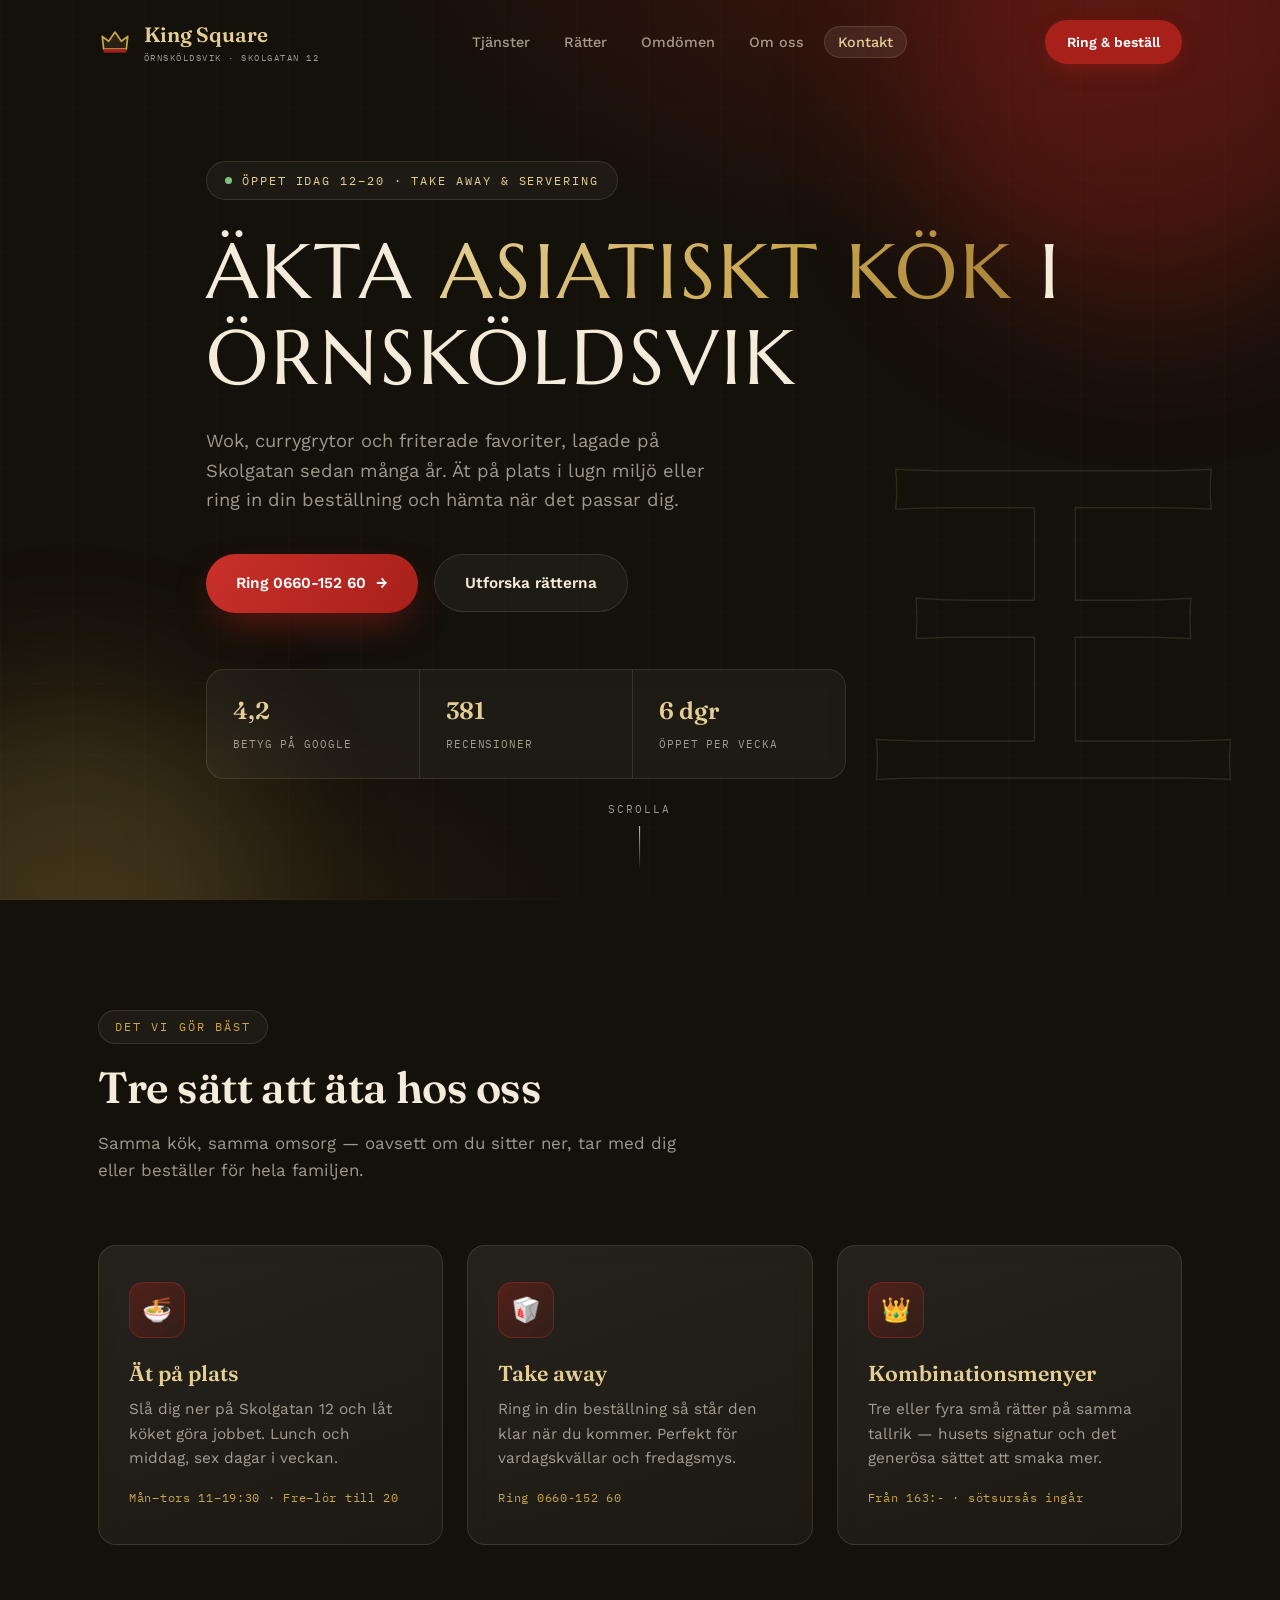
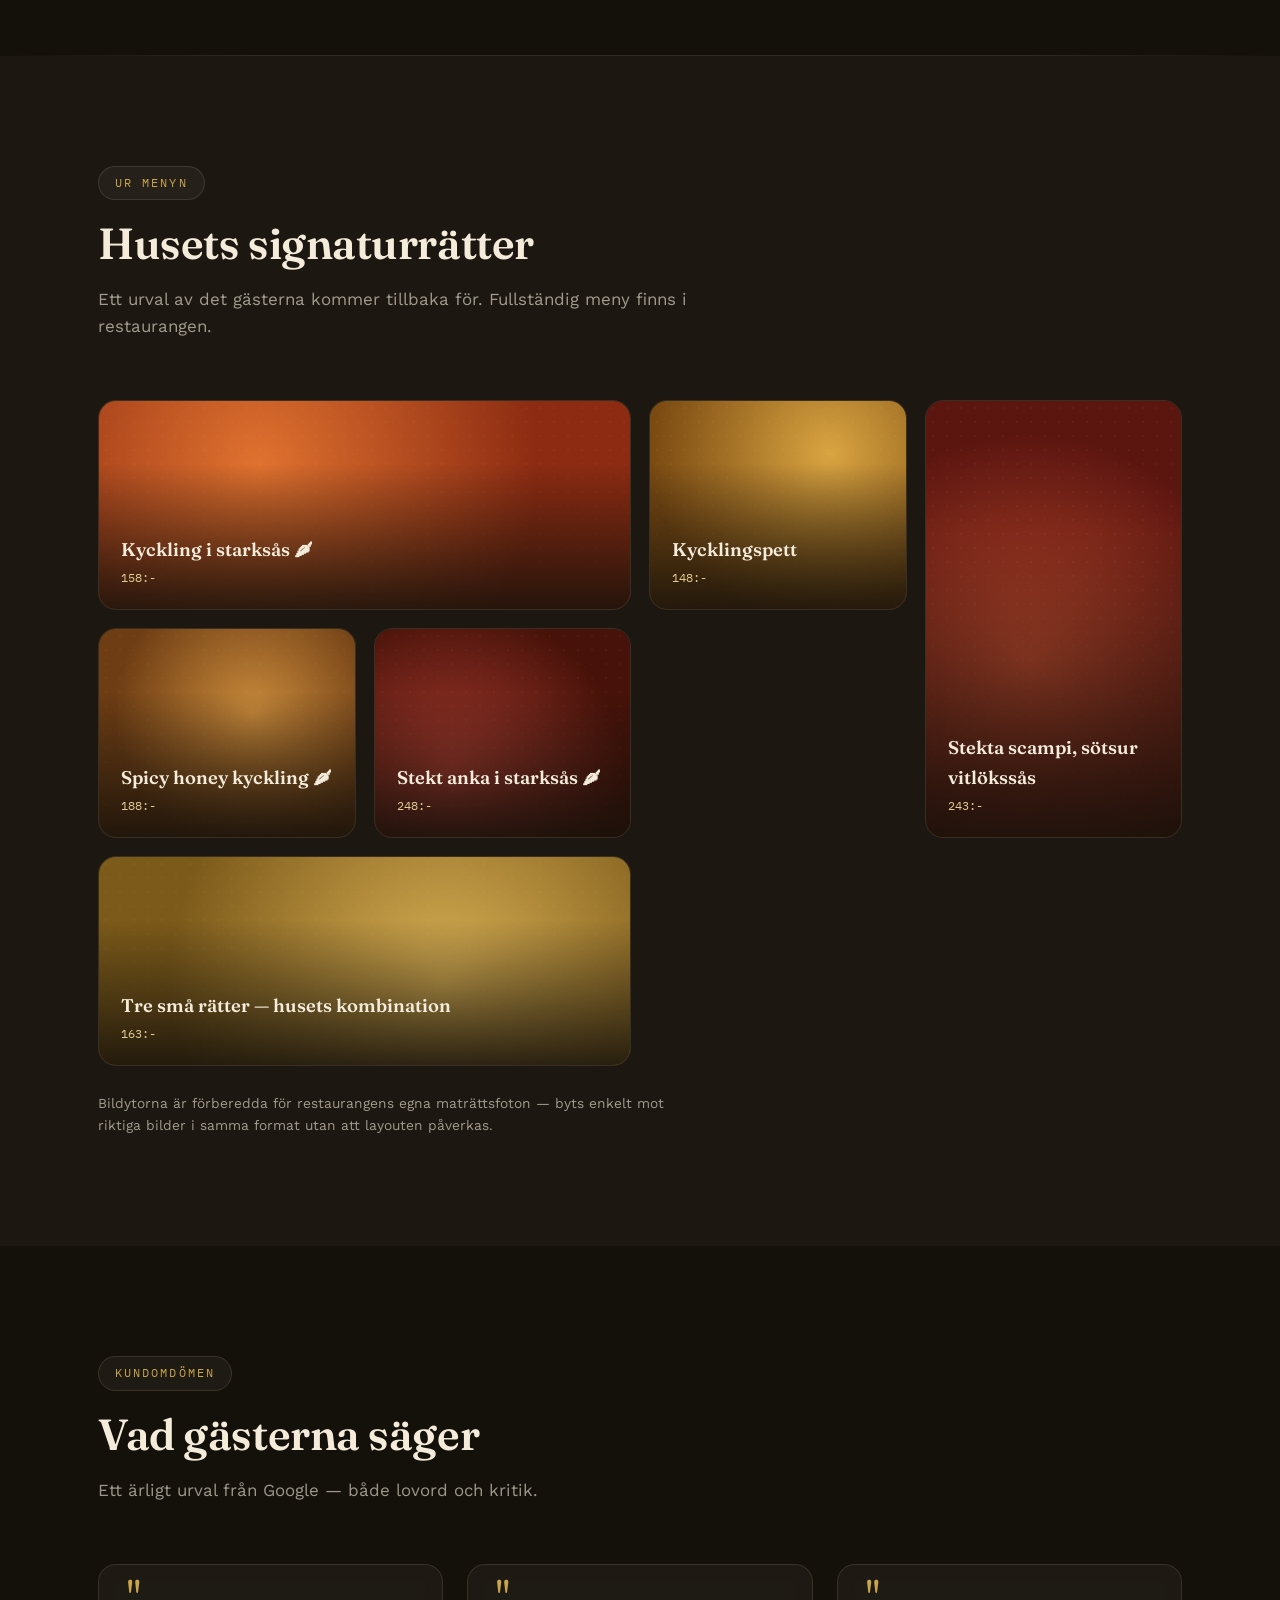
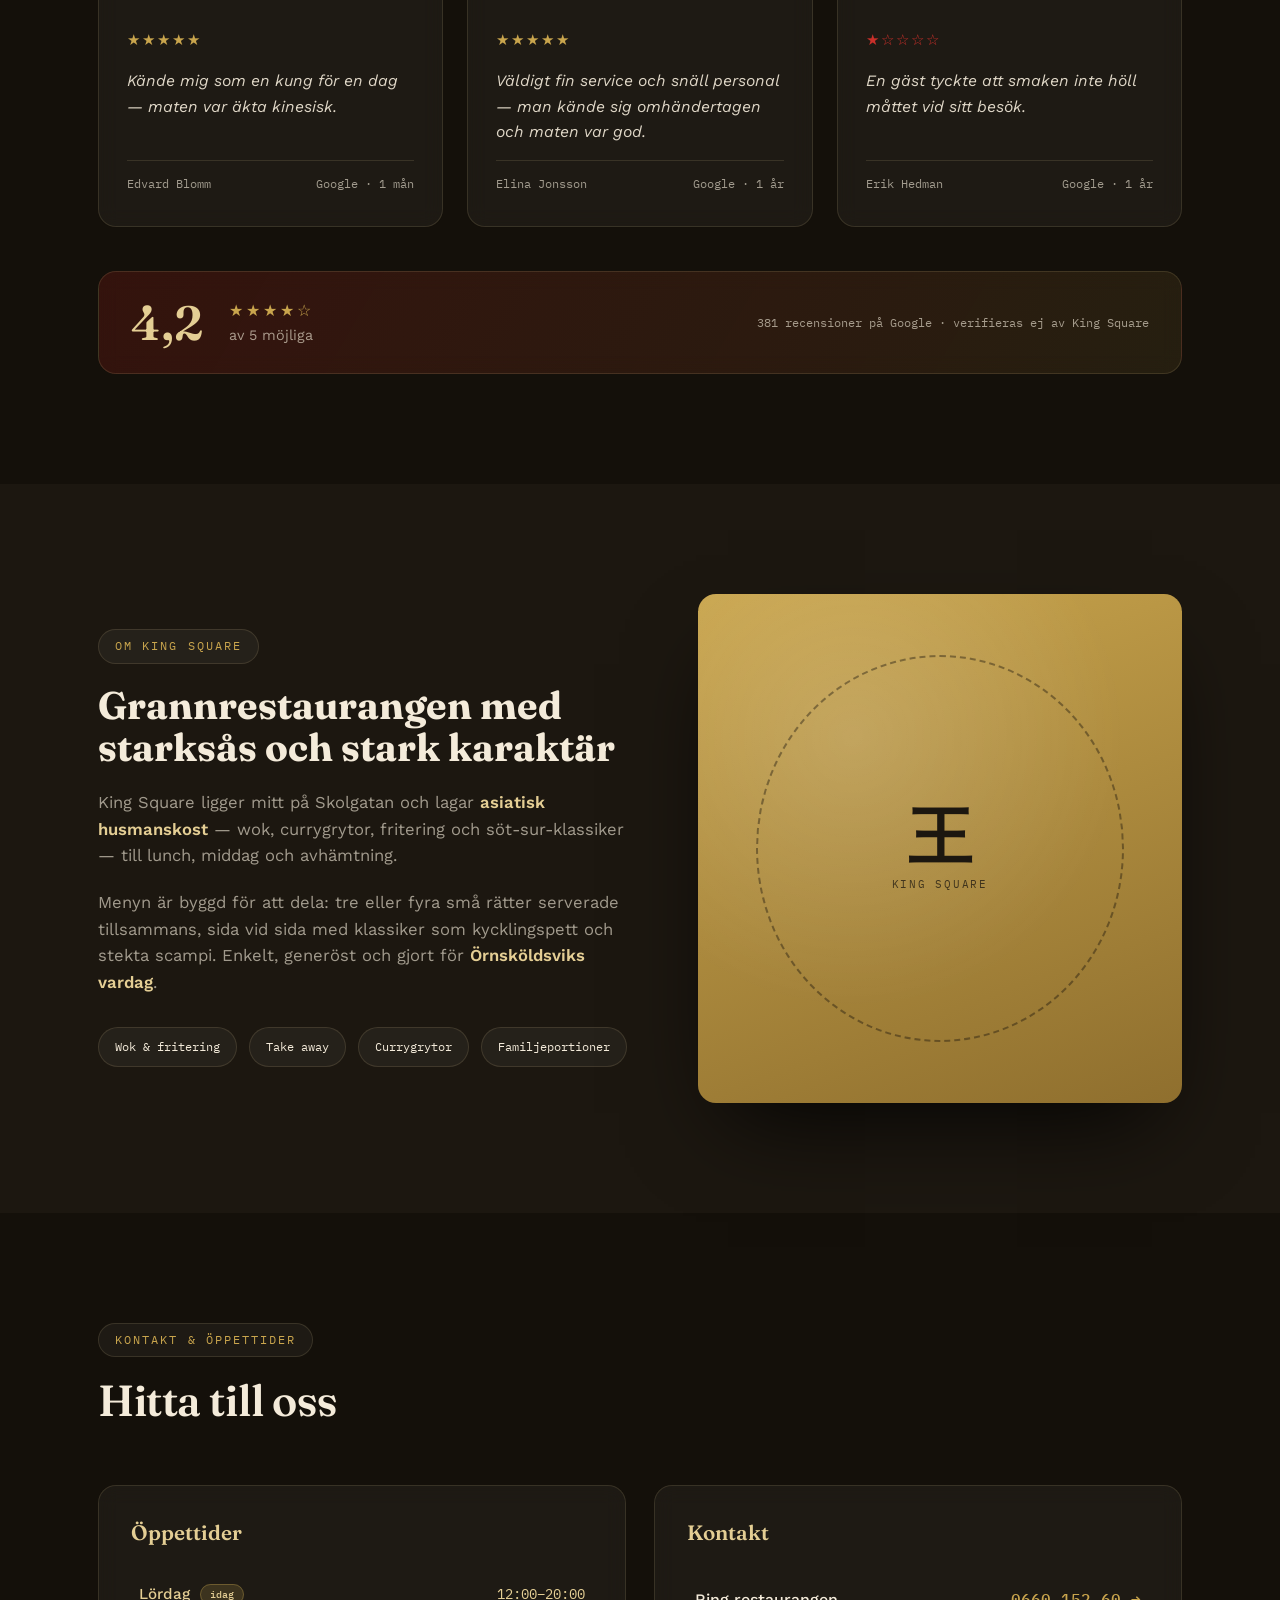
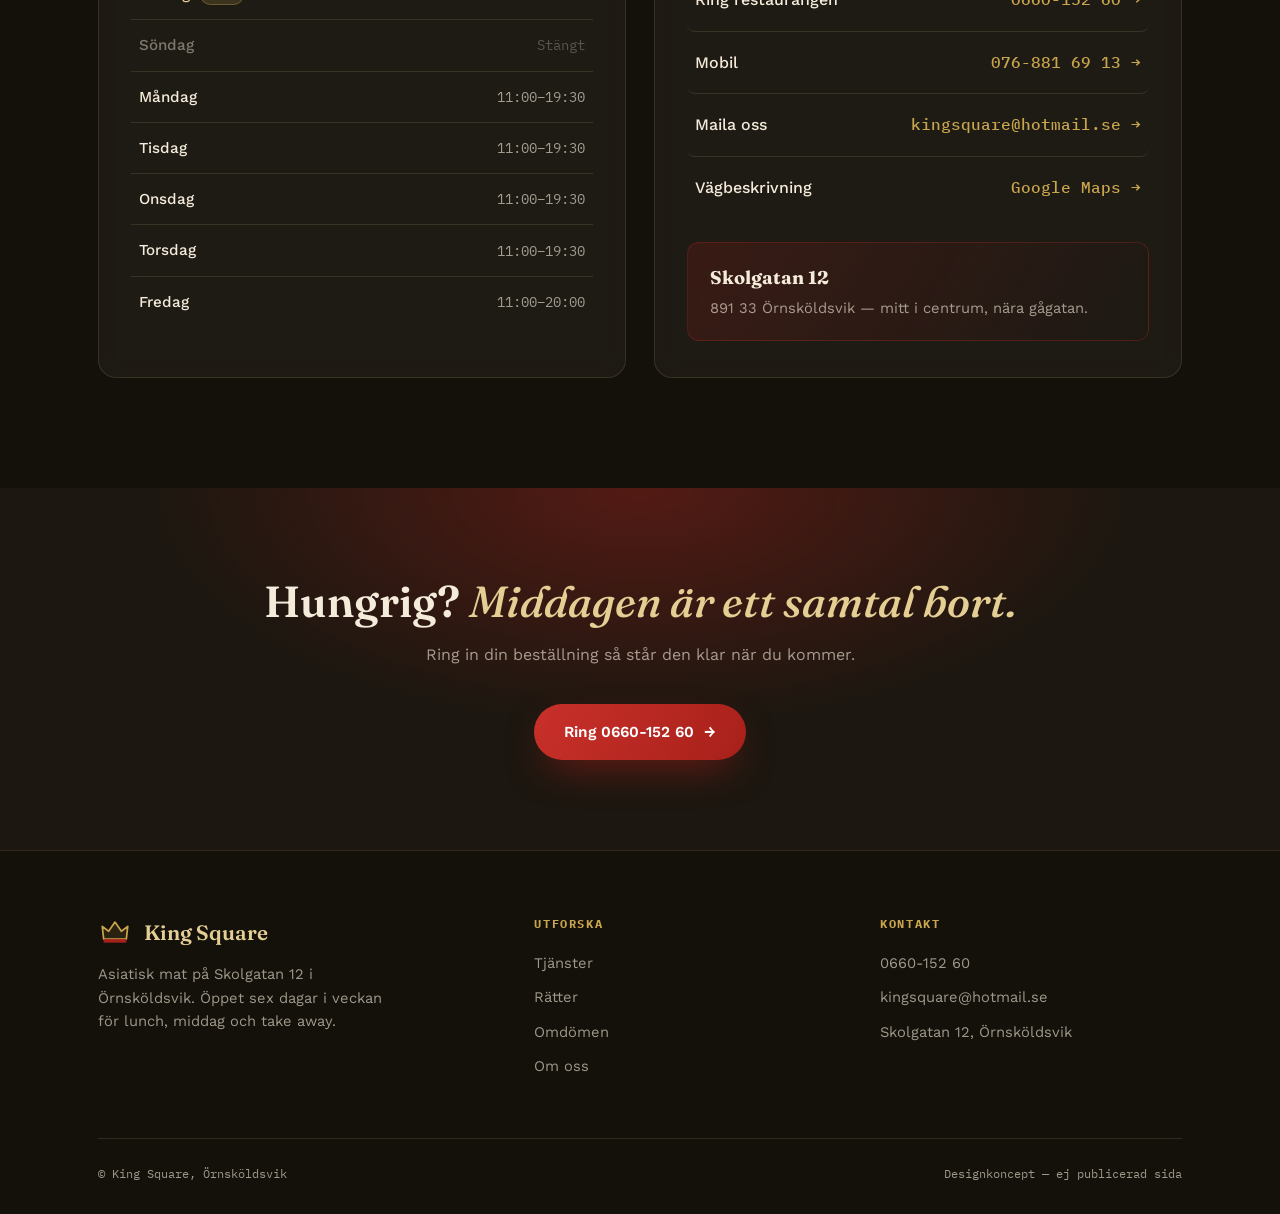
<file: king-square-premium.html>
<!DOCTYPE html>
<html lang="sv">
<head>
<meta charset="UTF-8">
<meta name="viewport" content="width=device-width, initial-scale=1.0">
<title>King Square — Asiatiskt kök & take away i Örnsköldsvik</title>
<meta name="description" content="King Square på Skolgatan 12 i Örnsköldsvik serverar asiatiskt kök — wok, currygrytor och kombinationsmenyer. Ät på plats eller ring 0660-152 60 för take away.">
<meta property="og:title" content="King Square — Asiatiskt kök i Örnsköldsvik">
<meta property="og:description" content="Wok, currygrytor och take away på Skolgatan 12. Betyg 4,2 av 5 på Google.">
<meta property="og:type" content="website">
<link rel="preconnect" href="https://fonts.googleapis.com">
<link rel="preconnect" href="https://fonts.gstatic.com" crossorigin>
<link href="https://fonts.googleapis.com/css2?family=Fraunces:ital,opsz,wght@0,9..144,400;0,9..144,500;0,9..144,600;0,9..144,700;1,9..144,500&family=Marcellus&family=Work+Sans:wght@400;500;600&family=IBM+Plex+Mono:wght@400;500&display=swap" rel="stylesheet">
<style>
  /* ============================================================
     KING SQUARE — PREMIUM DARK
     Palett: lacksröd / guld / bläck / papper (samma identitet)
     ============================================================ */
  :root{
    --bg:#14100A;
    --bg-2:#1C1710;
    --surface:rgba(251,247,238,.045);
    --surface-strong:rgba(251,247,238,.08);
    --line:rgba(228,206,148,.14);
    --lacquer:#A8201A;
    --lacquer-bright:#C9302A;
    --gold:#C9A54D;
    --gold-soft:#E4CE94;
    --text:#F4EBDA;
    --text-dim:rgba(244,235,218,.62);
    --radius:18px;
    --radius-sm:12px;
    --ease:cubic-bezier(.22,1,.36,1);
  }
  *{box-sizing:border-box; margin:0; padding:0;}
  html{scroll-behavior:smooth;}
  body{
    background:var(--bg);
    color:var(--text);
    font-family:'Work Sans', sans-serif;
    -webkit-font-smoothing:antialiased;
    overflow-x:hidden;
    line-height:1.6;
  }
  h1,h2,h3{font-family:'Fraunces', serif; line-height:1.1;}
  a{color:inherit;}
  :focus-visible{outline:3px solid var(--gold); outline-offset:3px; border-radius:4px;}
  .wrap{max-width:1140px; margin:0 auto; padding:0 28px;}
  .mono{font-family:'IBM Plex Mono', monospace;}

  /* =============== LOADER =============== */
  .loader{
    position:fixed; inset:0; z-index:200;
    background:var(--bg);
    display:flex; flex-direction:column; align-items:center; justify-content:center; gap:18px;
    transition:opacity .6s ease, visibility .6s;
  }
  .loader.done{opacity:0; visibility:hidden;}
  .loader svg{width:64px; height:64px;}
  .loader path{
    stroke-dasharray:160; stroke-dashoffset:160;
    animation:draw 1s var(--ease) .1s forwards;
  }
  .loader rect{opacity:0; animation:fadeIn .4s ease .9s forwards;}
  .loader .word{
    font-family:'Fraunces', serif; font-size:1.1rem; letter-spacing:.28em;
    text-transform:uppercase; color:var(--gold-soft);
    opacity:0; animation:fadeIn .6s ease .6s forwards;
  }
  @keyframes draw{to{stroke-dashoffset:0;}}
  @keyframes fadeIn{to{opacity:1;}}

  /* =============== REVEALS =============== */
  .reveal{
    opacity:0; transform:translateY(30px);
    transition:opacity .85s var(--ease), transform .85s var(--ease);
    transition-delay:var(--d,0s);
  }
  .reveal.in{opacity:1; transform:none;}
  .reveal-scale{transform:scale(.94) translateY(18px);}
  .reveal-scale.in{transform:none;}

  /* =============== NAVBAR =============== */
  header.site{
    position:fixed; top:0; left:0; right:0; z-index:100;
    transition:background .35s, box-shadow .35s, border-color .35s;
    border-bottom:1px solid transparent;
  }
  header.site.scrolled{
    background:rgba(20,16,10,.72);
    backdrop-filter:blur(16px) saturate(1.3);
    -webkit-backdrop-filter:blur(16px) saturate(1.3);
    border-bottom-color:var(--line);
    box-shadow:0 12px 40px -20px rgba(0,0,0,.8);
  }
  nav.wrap{display:flex; align-items:center; justify-content:space-between; padding-top:18px; padding-bottom:18px; transition:padding .3s;}
  header.site.scrolled nav.wrap{padding-top:12px; padding-bottom:12px;}
  .brandmark{display:flex; align-items:center; gap:12px; text-decoration:none;}
  .crown{width:34px; height:34px; flex:none; transition:transform .4s var(--ease);}
  .brandmark:hover .crown{transform:rotate(-8deg) scale(1.08);}
  .brand-name{font-family:'Fraunces', serif; font-weight:600; font-size:1.3rem; color:var(--gold-soft);}
  .brand-sub{font-family:'IBM Plex Mono', monospace; font-size:.58rem; letter-spacing:.16em; text-transform:uppercase; color:var(--text-dim);}
  nav ul{list-style:none; display:flex; gap:6px;}
  nav ul a{
    text-decoration:none; font-size:.9rem; font-weight:500; color:var(--text-dim);
    padding:8px 14px; border-radius:999px;
    transition:color .25s, background .25s;
  }
  nav ul a:hover{color:var(--text);}
  nav ul a.active{
    color:var(--gold-soft);
    background:var(--surface-strong);
    box-shadow:inset 0 0 0 1px var(--line);
  }
  .nav-cta{
    background:var(--lacquer); color:#fff; text-decoration:none;
    padding:11px 22px; border-radius:999px; font-weight:600; font-size:.87rem;
    position:relative; overflow:hidden; white-space:nowrap;
    transition:transform .25s var(--ease), box-shadow .25s, background .25s;
    box-shadow:0 8px 24px -10px rgba(168,32,26,.7);
  }
  .nav-cta::before{
    content:""; position:absolute; top:0; left:-80%; width:55%; height:100%;
    background:linear-gradient(100deg, transparent, rgba(255,255,255,.3), transparent);
    transform:skewX(-20deg); transition:left .55s ease;
  }
  .nav-cta:hover{transform:translateY(-2px); background:var(--lacquer-bright);}
  .nav-cta:hover::before{left:135%;}
  .nav-toggle{display:none;}

  /* =============== HERO =============== */
  .hero{
    min-height:100svh;
    display:flex; align-items:center;
    position:relative; overflow:hidden;
    padding:140px 0 100px;
    background:
      radial-gradient(1100px 600px at 80% -10%, rgba(168,32,26,.35), transparent 60%),
      radial-gradient(800px 500px at 10% 110%, rgba(201,165,77,.14), transparent 60%),
      var(--bg);
  }
  .hero-grid-lines{
    position:absolute; inset:0; pointer-events:none; opacity:.5;
    background-image:
      repeating-linear-gradient(0deg, rgba(228,206,148,.04) 0 1px, transparent 1px 72px),
      repeating-linear-gradient(90deg, rgba(228,206,148,.04) 0 1px, transparent 1px 72px);
  }
  .hero-orb{
    position:absolute; border-radius:50%; filter:blur(70px); pointer-events:none;
    will-change:transform;
  }
  .orb-1{width:460px; height:460px; background:rgba(168,32,26,.32); top:-140px; right:-100px;}
  .orb-2{width:380px; height:380px; background:rgba(201,165,77,.16); bottom:-160px; left:-120px;}
  .hero-glyph{
    position:absolute; right:4%; top:50%; transform:translateY(-50%);
    font-family:'Fraunces', serif; font-weight:600; font-size:clamp(14rem,28vw,26rem);
    color:transparent;
    -webkit-text-stroke:1.5px rgba(228,206,148,.13);
    line-height:1; pointer-events:none; user-select:none;
    will-change:transform;
  }
  .hero .wrap{position:relative; z-index:2; max-width:1140px;}
  .stage{opacity:0; transform:translateY(28px); animation:rise .95s var(--ease) forwards;}
  .stage.s1{animation-delay:1.1s;} .stage.s2{animation-delay:1.25s;}
  .stage.s3{animation-delay:1.4s;} .stage.s4{animation-delay:1.55s;}
  .stage.s5{animation-delay:1.75s;}
  @keyframes rise{to{opacity:1; transform:none;}}
  .hero-eyebrow{
    display:inline-flex; align-items:center; gap:10px;
    font-family:'IBM Plex Mono', monospace; font-size:.75rem; letter-spacing:.16em;
    text-transform:uppercase; color:var(--gold-soft);
    padding:9px 18px; border-radius:999px;
    background:var(--surface); border:1px solid var(--line);
    backdrop-filter:blur(8px);
    margin-bottom:28px;
  }
  .hero-eyebrow .dot{
    width:7px; height:7px; border-radius:50%; background:#7BC47F;
    animation:pulse 2.2s ease-out infinite;
  }
  @keyframes pulse{
    0%{box-shadow:0 0 0 0 rgba(123,196,127,.5);}
    70%{box-shadow:0 0 0 9px rgba(123,196,127,0);}
    100%{box-shadow:0 0 0 0 rgba(123,196,127,0);}
  }
  .hero h1{
    font-family:'Marcellus', serif;
    font-size:clamp(2.7rem, 6vw, 4.8rem);
    font-weight:400; letter-spacing:.04em; text-transform:uppercase;
    max-width:14ch; margin-bottom:26px; line-height:1.12;
  }
  .hero h1 em{
    font-style:normal;
    background:linear-gradient(105deg, var(--gold-soft), var(--gold) 60%, #a9843a);
    -webkit-background-clip:text; background-clip:text; color:transparent;
  }
  .hero p.lede{font-size:1.15rem; color:var(--text-dim); max-width:46ch; margin-bottom:40px;}
  .hero-ctas{display:flex; gap:16px; flex-wrap:wrap; margin-bottom:56px;}
  .btn{
    display:inline-flex; align-items:center; gap:10px;
    padding:16px 30px; border-radius:999px; font-weight:600; font-size:.96rem;
    text-decoration:none; position:relative; overflow:hidden;
    transition:transform .25s var(--ease), box-shadow .25s, background .25s, border-color .25s;
  }
  .btn::before{
    content:""; position:absolute; top:0; left:-80%; width:55%; height:100%;
    background:linear-gradient(100deg, transparent, rgba(255,255,255,.32), transparent);
    transform:skewX(-20deg); transition:left .55s ease;
  }
  .btn:hover::before{left:135%;}
  .btn:hover{transform:translateY(-3px);}
  .btn:active{transform:translateY(-1px);}
  .btn .ico{transition:transform .3s var(--ease);}
  .btn:hover .ico{transform:translateX(4px);}
  .btn-primary{
    background:linear-gradient(120deg, var(--lacquer-bright), var(--lacquer));
    color:#fff; box-shadow:0 16px 40px -14px rgba(168,32,26,.75);
  }
  .btn-primary:hover{box-shadow:0 20px 50px -14px rgba(201,48,42,.85);}
  .btn-glass{
    background:var(--surface); border:1px solid var(--line); color:var(--text);
    backdrop-filter:blur(8px);
  }
  .btn-glass:hover{background:var(--surface-strong); border-color:rgba(228,206,148,.3);}
  .hero-stats{
    display:flex; gap:0; flex-wrap:wrap;
    border:1px solid var(--line); border-radius:var(--radius);
    background:var(--surface); backdrop-filter:blur(10px);
    max-width:640px; overflow:hidden;
  }
  .hero-stats>div{
    flex:1; min-width:170px; padding:22px 26px;
    border-right:1px solid var(--line);
  }
  .hero-stats>div:last-child{border-right:none;}
  .hero-stats strong{
    display:block; font-family:'Fraunces', serif; font-weight:600;
    font-size:1.5rem; color:var(--gold-soft); font-variant-numeric:tabular-nums;
  }
  .hero-stats span{font-family:'IBM Plex Mono', monospace; font-size:.7rem; letter-spacing:.08em; text-transform:uppercase; color:var(--text-dim);}
  .scroll-hint{
    position:absolute; bottom:30px; left:50%; transform:translateX(-50%);
    display:flex; flex-direction:column; align-items:center; gap:8px;
    color:var(--text-dim); font-family:'IBM Plex Mono', monospace; font-size:.66rem;
    letter-spacing:.2em; text-transform:uppercase; z-index:2;
    opacity:0; animation:fadeIn 1s ease 2.4s forwards;
  }
  .scroll-hint .line{
    width:1px; height:44px; background:linear-gradient(var(--gold-soft), transparent);
    animation:drip 2s ease-in-out infinite;
    transform-origin:top;
  }
  @keyframes drip{0%,100%{transform:scaleY(.4); opacity:.4;} 50%{transform:scaleY(1); opacity:1;}}

  /* =============== SECTION SHELL =============== */
  section{padding:110px 0; position:relative;}
  .eyebrow{
    display:inline-block;
    font-family:'IBM Plex Mono', monospace; font-size:.72rem; letter-spacing:.18em;
    text-transform:uppercase; color:var(--gold);
    padding:7px 16px; border-radius:999px;
    border:1px solid var(--line); background:var(--surface);
    margin-bottom:20px;
  }
  .section-head{max-width:660px; margin-bottom:60px;}
  .section-head h2{font-size:clamp(2rem,3.4vw,2.9rem); font-weight:600; margin-bottom:18px; letter-spacing:-.01em;}
  .section-head p{font-size:1.06rem; color:var(--text-dim); max-width:54ch;}
  .divider{
    height:1px; width:100%;
    background:linear-gradient(90deg, transparent, var(--line) 20%, var(--line) 80%, transparent);
  }

  /* =============== SERVICES =============== */
  .services-grid{display:grid; grid-template-columns:repeat(3,1fr); gap:24px;}
  .service-card{
    background:linear-gradient(160deg, var(--surface-strong), var(--surface));
    border:1px solid var(--line); border-radius:var(--radius);
    padding:36px 30px;
    backdrop-filter:blur(10px);
    position:relative; overflow:hidden;
    transition:transform .4s var(--ease), border-color .4s, box-shadow .4s;
  }
  .service-card::after{
    content:""; position:absolute; inset:0; border-radius:var(--radius);
    background:radial-gradient(320px 200px at var(--mx,50%) var(--my,0%), rgba(201,165,77,.14), transparent 70%);
    opacity:0; transition:opacity .4s; pointer-events:none;
  }
  .service-card:hover{transform:translateY(-8px); border-color:rgba(228,206,148,.32); box-shadow:0 30px 60px -30px rgba(0,0,0,.8);}
  .service-card:hover::after{opacity:1;}
  .service-ico{
    width:56px; height:56px; border-radius:14px;
    background:linear-gradient(140deg, rgba(168,32,26,.35), rgba(168,32,26,.1));
    border:1px solid rgba(201,48,42,.35);
    display:flex; align-items:center; justify-content:center;
    font-size:1.5rem; margin-bottom:24px;
    transition:transform .4s var(--ease);
  }
  .service-card:hover .service-ico{transform:scale(1.12) rotate(-6deg);}
  .service-card h3{font-size:1.35rem; font-weight:600; margin-bottom:12px; color:var(--gold-soft);}
  .service-card p{font-size:.96rem; color:var(--text-dim); margin-bottom:18px;}
  .service-card .meta{font-family:'IBM Plex Mono', monospace; font-size:.74rem; color:var(--gold); letter-spacing:.06em;}

  /* =============== GALLERY / SIGNATURRÄTTER =============== */
  .gallery{background:var(--bg-2);}
  .gallery-grid{
    display:grid; grid-template-columns:repeat(4,1fr); grid-auto-rows:210px; gap:18px;
  }
  .g-item{
    border-radius:var(--radius); overflow:hidden; position:relative;
    border:1px solid var(--line); cursor:default;
    display:flex; align-items:flex-end; padding:22px;
    transition:transform .45s var(--ease), box-shadow .45s;
  }
  .g-item:hover{transform:translateY(-6px) scale(1.015); box-shadow:0 28px 56px -26px rgba(0,0,0,.85); z-index:2;}
  .g-item .bg{
    position:absolute; inset:0; transition:transform .8s var(--ease);
  }
  .g-item:hover .bg{transform:scale(1.08);}
  .g-item .shade{
    position:absolute; inset:0;
    background:linear-gradient(180deg, transparent 30%, rgba(20,16,10,.85));
  }
  .g-item .label{position:relative; z-index:2;}
  .g-item .label .t{font-family:'Fraunces', serif; font-weight:600; font-size:1.15rem;}
  .g-item .label .p{font-family:'IBM Plex Mono', monospace; font-size:.75rem; color:var(--gold-soft); margin-top:4px;}
  .g-wide{grid-column:span 2;}
  .g-tall{grid-row:span 2;}
  /* dish gradients (byts mot riktiga foton) */
  .bg-1{background:radial-gradient(circle at 30% 30%, #E0722F, #8C2B12 70%);}
  .bg-2{background:radial-gradient(circle at 70% 25%, #D9A441, #7A4A12 75%);}
  .bg-3{background:radial-gradient(circle at 40% 60%, #B5452A, #5C1610 75%);}
  .bg-4{background:radial-gradient(circle at 60% 40%, #C98A3B, #6E3D14 70%);}
  .bg-5{background:radial-gradient(circle at 30% 70%, #A83A2E, #471209 75%);}
  .bg-6{background:radial-gradient(circle at 65% 60%, #D9B054, #7C5A1A 75%);}
  .g-item .bg::after{
    content:""; position:absolute; inset:0;
    background-image:radial-gradient(rgba(255,255,255,.09) 1px, transparent 1.5px);
    background-size:14px 14px; opacity:.35;
  }
  .gallery-note{margin-top:26px; font-size:.86rem; color:var(--text-dim); max-width:64ch;}

  /* =============== TESTIMONIALS =============== */
  .review-grid{display:grid; grid-template-columns:repeat(3,1fr); gap:24px;}
  .review-card{
    background:var(--surface); border:1px solid var(--line); border-radius:var(--radius);
    padding:32px 28px; backdrop-filter:blur(10px);
    display:flex; flex-direction:column; gap:16px;
    transition:transform .4s var(--ease), border-color .4s, box-shadow .4s;
  }
  .review-card:hover{transform:translateY(-8px); border-color:rgba(228,206,148,.3); box-shadow:0 28px 56px -28px rgba(0,0,0,.8);}
  .review-card .q{
    font-family:'Fraunces', serif; font-size:2.6rem; line-height:0; color:var(--gold);
    height:16px;
  }
  .review-card .stars{color:var(--gold); letter-spacing:2px; font-size:.92rem;}
  .review-card .stars.low{color:var(--lacquer-bright);}
  .review-card blockquote{font-size:.99rem; font-style:italic; color:var(--text); opacity:.9;}
  .review-card .who{
    margin-top:auto; padding-top:14px; border-top:1px solid var(--line);
    display:flex; justify-content:space-between;
    font-family:'IBM Plex Mono', monospace; font-size:.74rem; color:var(--text-dim);
  }
  .rating-strip{
    margin-top:44px;
    display:flex; align-items:center; gap:26px; flex-wrap:wrap;
    background:linear-gradient(120deg, rgba(168,32,26,.22), rgba(201,165,77,.1));
    border:1px solid var(--line); border-radius:var(--radius);
    padding:26px 32px; backdrop-filter:blur(10px);
  }
  .rating-strip .score{font-family:'Fraunces', serif; font-size:3rem; font-weight:600; color:var(--gold-soft); line-height:1; font-variant-numeric:tabular-nums;}
  .rating-strip .of{color:var(--text-dim); font-size:.9rem;}
  .rating-strip .src{margin-left:auto; font-family:'IBM Plex Mono', monospace; font-size:.76rem; color:var(--text-dim);}

  /* =============== ABOUT =============== */
  .about{background:var(--bg-2);}
  .about-grid{display:grid; grid-template-columns:1.05fr .95fr; gap:64px; align-items:center;}
  .about-copy p{color:var(--text-dim); font-size:1.04rem; margin-bottom:20px;}
  .about-copy p strong{color:var(--gold-soft); font-weight:600;}
  .about-visual{
    aspect-ratio:1/1.05; border-radius:var(--radius); position:relative;
    background:
      radial-gradient(circle at 32% 28%, rgba(255,255,255,.14), transparent 55%),
      linear-gradient(160deg, var(--gold) 0%, #8f6f2e 100%);
    box-shadow:0 40px 90px -30px rgba(0,0,0,.9);
    display:flex; align-items:center; justify-content:center;
    animation:floaty 8s ease-in-out infinite;
  }
  @keyframes floaty{0%,100%{transform:translateY(0);} 50%{transform:translateY(-14px);}}
  .about-visual .ring{
    width:76%; height:76%; border-radius:50%; border:2px dashed rgba(20,16,10,.4);
    display:flex; align-items:center; justify-content:center;
    animation:spin 46s linear infinite;
  }
  @keyframes spin{to{transform:rotate(360deg);}}
  .about-visual .ring-inner{text-align:center; color:#1C1710; animation:spin 46s linear infinite reverse;}
  .about-visual .ring-inner .num{font-family:'Fraunces', serif; font-weight:600; font-size:4rem; line-height:1;}
  .about-visual .ring-inner .cap{font-family:'IBM Plex Mono', monospace; font-size:.68rem; letter-spacing:.16em; text-transform:uppercase; margin-top:8px; opacity:.75;}
  .about-badges{display:flex; gap:12px; flex-wrap:wrap; margin-top:30px;}
  .badge{
    font-family:'IBM Plex Mono', monospace; font-size:.74rem;
    padding:10px 16px; border-radius:999px;
    background:var(--surface); border:1px solid var(--line);
    transition:background .3s, border-color .3s, transform .3s var(--ease);
  }
  .badge:hover{background:rgba(168,32,26,.25); border-color:rgba(201,48,42,.4); transform:translateY(-2px);}

  /* =============== CONTACT =============== */
  .contact-grid{display:grid; grid-template-columns:1fr 1fr; gap:28px;}
  .panel{
    background:var(--surface); border:1px solid var(--line); border-radius:var(--radius);
    padding:36px 32px; backdrop-filter:blur(10px);
  }
  .panel h3{font-size:1.3rem; color:var(--gold-soft); margin-bottom:24px; font-weight:600;}
  .hours-table{width:100%; border-collapse:collapse;}
  .hours-table tr{border-bottom:1px solid var(--line); transition:background .2s;}
  .hours-table tr:last-child{border-bottom:none;}
  .hours-table tr:hover{background:var(--surface);}
  .hours-table td{padding:13px 8px; font-size:.95rem;}
  .hours-table td:first-child{font-weight:500;}
  .hours-table td:last-child{text-align:right; font-family:'IBM Plex Mono', monospace; font-size:.86rem; color:var(--text-dim);}
  .hours-table tr.today td{color:var(--gold-soft);}
  .hours-table tr.today td:first-child::after{
    content:"idag"; font-family:'IBM Plex Mono', monospace; font-size:.62rem;
    margin-left:10px; padding:3px 9px; border-radius:999px;
    background:rgba(201,165,77,.18); border:1px solid rgba(201,165,77,.35);
    vertical-align:middle;
  }
  .hours-table tr.closed td{opacity:.45;}
  .contact-links{display:flex; flex-direction:column;}
  .contact-links a{
    display:flex; justify-content:space-between; align-items:center;
    padding:18px 8px; border-bottom:1px solid var(--line);
    text-decoration:none; font-weight:500; font-size:1rem;
    transition:background .25s, padding-left .25s var(--ease);
    border-radius:8px;
  }
  .contact-links a:hover{background:var(--surface); padding-left:16px;}
  .contact-links a:last-child{border-bottom:none;}
  .contact-links .arrow{
    font-family:'IBM Plex Mono', monospace; color:var(--gold);
    transition:transform .3s var(--ease);
  }
  .contact-links a:hover .arrow{transform:translateX(6px);}
  .map-note{
    margin-top:24px; padding:20px 22px; border-radius:var(--radius-sm);
    background:linear-gradient(120deg, rgba(168,32,26,.2), transparent);
    border:1px solid rgba(201,48,42,.25);
    font-size:.92rem; color:var(--text-dim);
  }
  .map-note strong{color:var(--text); display:block; font-family:'Fraunces', serif; font-size:1.15rem; margin-bottom:4px;}

  /* =============== CTA BAND =============== */
  .cta-band{
    padding:90px 0;
    background:
      radial-gradient(700px 340px at 50% 0%, rgba(168,32,26,.4), transparent 70%),
      var(--bg-2);
    text-align:center;
  }
  .cta-band h2{font-size:clamp(1.9rem,3.4vw,2.8rem); font-weight:600; margin-bottom:16px;}
  .cta-band h2 em{font-style:italic; color:var(--gold-soft); font-weight:500;}
  .cta-band p{color:var(--text-dim); margin-bottom:36px;}
  .cta-band .btn{margin:0 auto;}

  /* =============== FOOTER =============== */
  footer{background:var(--bg); border-top:1px solid var(--line); padding:64px 0 30px;}
  .footer-grid{display:grid; grid-template-columns:1.3fr 1fr 1fr; gap:44px; margin-bottom:48px;}
  .footer-brand p{margin-top:14px; font-size:.92rem; color:var(--text-dim); max-width:32ch;}
  footer h4{font-family:'IBM Plex Mono', monospace; font-size:.72rem; letter-spacing:.14em; text-transform:uppercase; color:var(--gold); margin-bottom:18px;}
  footer ul{list-style:none;}
  footer li{margin-bottom:11px; font-size:.92rem;}
  footer li a{text-decoration:none; color:var(--text-dim); transition:color .2s, padding-left .25s var(--ease);}
  footer li a:hover{color:var(--gold-soft); padding-left:6px;}
  .footer-bottom{
    display:flex; justify-content:space-between; flex-wrap:wrap; gap:12px;
    padding-top:26px; border-top:1px solid var(--line);
    font-family:'IBM Plex Mono', monospace; font-size:.73rem; color:var(--text-dim);
  }

  /* =============== TO TOP =============== */
  .to-top{
    position:fixed; right:26px; bottom:26px; z-index:110;
    width:50px; height:50px; border-radius:50%;
    background:var(--surface-strong); color:var(--gold-soft);
    border:1px solid var(--line); cursor:pointer; font-size:1.15rem;
    backdrop-filter:blur(10px);
    display:flex; align-items:center; justify-content:center;
    opacity:0; pointer-events:none; transform:translateY(14px);
    transition:opacity .35s, transform .35s var(--ease), background .25s, border-color .25s;
  }
  .to-top.show{opacity:1; pointer-events:auto; transform:none;}
  .to-top:hover{background:rgba(168,32,26,.4); border-color:rgba(201,48,42,.5);}

  /* =============== RESPONSIVE =============== */
  @media (max-width:960px){
    .services-grid{grid-template-columns:1fr 1fr;}
    .gallery-grid{grid-template-columns:1fr 1fr; grid-auto-rows:190px;}
    .review-grid{grid-template-columns:1fr;}
    .about-grid{grid-template-columns:1fr; gap:48px;}
    .about-visual{max-width:340px; margin:0 auto;}
    .contact-grid{grid-template-columns:1fr;}
    .footer-grid{grid-template-columns:1fr; gap:32px;}
  }
  @media (max-width:760px){
    nav ul{
      position:fixed; top:66px; left:16px; right:16px;
      background:rgba(20,16,10,.94); backdrop-filter:blur(20px);
      border:1px solid var(--line); border-radius:var(--radius);
      flex-direction:column; padding:18px; gap:6px;
      transform:translateY(-16px); opacity:0; pointer-events:none;
      transition:transform .3s var(--ease), opacity .3s;
      z-index:90;
    }
    nav ul.open{transform:none; opacity:1; pointer-events:auto;}
    nav ul a{display:block;}
    .nav-toggle{
      display:block; background:var(--surface); border:1px solid var(--line);
      color:var(--text); border-radius:999px; padding:9px 16px;
      font-family:'IBM Plex Mono', monospace; font-size:.78rem; cursor:pointer;
    }
    .services-grid{grid-template-columns:1fr;}
    .gallery-grid{grid-template-columns:1fr; grid-auto-rows:200px;}
    .g-wide{grid-column:span 1;}
    .g-tall{grid-row:span 1;}
    .hero-stats{flex-direction:column;}
    .hero-stats>div{border-right:none; border-bottom:1px solid var(--line);}
    .hero-stats>div:last-child{border-bottom:none;}
    section{padding:76px 0;}
    .hero{padding:120px 0 80px;}
    .hero-glyph{display:none;}
  }

  /* =============== REDUCED MOTION =============== */
  @media (prefers-reduced-motion: reduce){
    html{scroll-behavior:auto;}
    *, *::before, *::after{
      animation-duration:.01ms !important;
      animation-iteration-count:1 !important;
      transition-duration:.01ms !important;
    }
    .reveal, .stage{opacity:1; transform:none;}
    .loader{display:none;}
  }
</style>
</head>
<body>

<!-- LOADER -->
<div class="loader" id="loader" aria-hidden="true">
  <svg viewBox="0 0 48 48" fill="none" xmlns="http://www.w3.org/2000/svg">
    <path d="M8 34L6 16L15 23L24 10L33 23L42 16L40 34H8Z" stroke="#C9A54D" stroke-width="2.4" stroke-linejoin="round" fill="rgba(201,165,77,0.12)"/>
    <rect x="8" y="34" width="32" height="5" fill="#A8201A"/>
  </svg>
  <div class="word">King Square</div>
</div>

<!-- NAV -->
<header class="site" id="siteHeader">
  <nav class="wrap">
    <a class="brandmark" href="#hem" aria-label="King Square, till toppen">
      <svg class="crown" viewBox="0 0 48 48" fill="none" xmlns="http://www.w3.org/2000/svg" aria-hidden="true">
        <path d="M8 34L6 16L15 23L24 10L33 23L42 16L40 34H8Z" stroke="#C9A54D" stroke-width="2.4" stroke-linejoin="round" fill="rgba(201,165,77,0.12)"/>
        <rect x="8" y="34" width="32" height="5" fill="#A8201A"/>
      </svg>
      <div>
        <div class="brand-name">King Square</div>
        <div class="brand-sub">Örnsköldsvik · Skolgatan 12</div>
      </div>
    </a>
    <button class="nav-toggle" id="navToggle" aria-expanded="false" aria-controls="navList">Meny</button>
    <ul id="navList">
      <li><a href="#tjanster" data-nav="tjanster">Tjänster</a></li>
      <li><a href="#galleri" data-nav="galleri">Rätter</a></li>
      <li><a href="#omdomen" data-nav="omdomen">Omdömen</a></li>
      <li><a href="#om" data-nav="om">Om oss</a></li>
      <li><a href="#kontakt" data-nav="kontakt">Kontakt</a></li>
    </ul>
    <a class="nav-cta" href="tel:+4666015260">Ring &amp; beställ</a>
  </nav>
</header>

<!-- HERO -->
<section class="hero" id="hem">
  <div class="hero-grid-lines" aria-hidden="true"></div>
  <div class="hero-orb orb-1" data-parallax="0.18" aria-hidden="true"></div>
  <div class="hero-orb orb-2" data-parallax="0.1" aria-hidden="true"></div>
  <div class="hero-glyph" data-parallax="0.06" aria-hidden="true">王</div>
  <div class="wrap">
    <div class="hero-eyebrow stage s1"><span class="dot"></span> Öppet idag 12–20 · Take away &amp; servering</div>
    <h1 class="stage s2">Äkta <em>asiatiskt kök</em> i Örnsköldsvik</h1>
    <p class="lede stage s3">Wok, currygrytor och friterade favoriter, lagade på Skolgatan sedan många år. Ät på plats i lugn miljö eller ring in din beställning och hämta när det passar dig.</p>
    <div class="hero-ctas stage s4">
      <a class="btn btn-primary" href="tel:+4666015260">Ring 0660-152 60 <span class="ico">→</span></a>
      <a class="btn btn-glass" href="#galleri">Utforska rätterna</a>
    </div>
    <div class="hero-stats stage s5">
      <div><strong data-count="4.2" data-decimals="1">0,0</strong><span>Betyg på Google</span></div>
      <div><strong data-count="381">0</strong><span>Recensioner</span></div>
      <div><strong>6 dgr</strong><span>Öppet per vecka</span></div>
    </div>
  </div>
  <div class="scroll-hint" aria-hidden="true"><span>Scrolla</span><span class="line"></span></div>
</section>

<!-- TJÄNSTER -->
<section id="tjanster">
  <div class="wrap">
    <div class="section-head">
      <span class="eyebrow reveal">Det vi gör bäst</span>
      <h2 class="reveal" style="--d:.08s;">Tre sätt att äta hos oss</h2>
      <p class="reveal" style="--d:.16s;">Samma kök, samma omsorg — oavsett om du sitter ner, tar med dig eller beställer för hela familjen.</p>
    </div>
    <div class="services-grid">
      <article class="service-card reveal" style="--d:.05s;">
        <div class="service-ico" aria-hidden="true">🍜</div>
        <h3>Ät på plats</h3>
        <p>Slå dig ner på Skolgatan 12 och låt köket göra jobbet. Lunch och middag, sex dagar i veckan.</p>
        <div class="meta">Mån–tors 11–19:30 · Fre–lör till 20</div>
      </article>
      <article class="service-card reveal" style="--d:.15s;">
        <div class="service-ico" aria-hidden="true">🥡</div>
        <h3>Take away</h3>
        <p>Ring in din beställning så står den klar när du kommer. Perfekt för vardagskvällar och fredagsmys.</p>
        <div class="meta">Ring 0660-152 60</div>
      </article>
      <article class="service-card reveal" style="--d:.25s;">
        <div class="service-ico" aria-hidden="true">👑</div>
        <h3>Kombinationsmenyer</h3>
        <p>Tre eller fyra små rätter på samma tallrik — husets signatur och det generösa sättet att smaka mer.</p>
        <div class="meta">Från 163:- · sötsursås ingår</div>
      </article>
    </div>
  </div>
</section>

<div class="divider"></div>

<!-- GALLERI -->
<section class="gallery" id="galleri">
  <div class="wrap">
    <div class="section-head">
      <span class="eyebrow reveal">Ur menyn</span>
      <h2 class="reveal" style="--d:.08s;">Husets signaturrätter</h2>
      <p class="reveal" style="--d:.16s;">Ett urval av det gästerna kommer tillbaka för. Fullständig meny finns i restaurangen.</p>
    </div>
    <div class="gallery-grid">
      <div class="g-item g-wide reveal reveal-scale" style="--d:.05s;">
        <div class="bg bg-1"></div><div class="shade"></div>
        <div class="label"><div class="t">Kyckling i starksås 🌶</div><div class="p">158:-</div></div>
      </div>
      <div class="g-item reveal reveal-scale" style="--d:.1s;">
        <div class="bg bg-2"></div><div class="shade"></div>
        <div class="label"><div class="t">Kycklingspett</div><div class="p">148:-</div></div>
      </div>
      <div class="g-item g-tall reveal reveal-scale" style="--d:.15s;">
        <div class="bg bg-3"></div><div class="shade"></div>
        <div class="label"><div class="t">Stekta scampi, sötsur vitlökssås</div><div class="p">243:-</div></div>
      </div>
      <div class="g-item reveal reveal-scale" style="--d:.2s;">
        <div class="bg bg-4"></div><div class="shade"></div>
        <div class="label"><div class="t">Spicy honey kyckling 🌶</div><div class="p">188:-</div></div>
      </div>
      <div class="g-item reveal reveal-scale" style="--d:.25s;">
        <div class="bg bg-5"></div><div class="shade"></div>
        <div class="label"><div class="t">Stekt anka i starksås 🌶</div><div class="p">248:-</div></div>
      </div>
      <div class="g-item g-wide reveal reveal-scale" style="--d:.3s;">
        <div class="bg bg-6"></div><div class="shade"></div>
        <div class="label"><div class="t">Tre små rätter — husets kombination</div><div class="p">163:-</div></div>
      </div>
    </div>
    <p class="gallery-note reveal">Bildytorna är förberedda för restaurangens egna maträttsfoton — byts enkelt mot riktiga bilder i samma format utan att layouten påverkas.</p>
  </div>
</section>

<!-- OMDÖMEN -->
<section id="omdomen">
  <div class="wrap">
    <div class="section-head">
      <span class="eyebrow reveal">Kundomdömen</span>
      <h2 class="reveal" style="--d:.08s;">Vad gästerna säger</h2>
      <p class="reveal" style="--d:.16s;">Ett ärligt urval från Google — både lovord och kritik.</p>
    </div>
    <div class="review-grid">
      <article class="review-card reveal" style="--d:.05s;">
        <div class="q" aria-hidden="true">"</div>
        <div class="stars" aria-label="5 av 5 stjärnor">★★★★★</div>
        <blockquote>Kände mig som en kung för en dag — maten var äkta kinesisk.</blockquote>
        <div class="who"><span>Edvard Blomm</span><span>Google · 1 mån</span></div>
      </article>
      <article class="review-card reveal" style="--d:.15s;">
        <div class="q" aria-hidden="true">"</div>
        <div class="stars" aria-label="5 av 5 stjärnor">★★★★★</div>
        <blockquote>Väldigt fin service och snäll personal — man kände sig omhändertagen och maten var god.</blockquote>
        <div class="who"><span>Elina Jonsson</span><span>Google · 1 år</span></div>
      </article>
      <article class="review-card reveal" style="--d:.25s;">
        <div class="q" aria-hidden="true">"</div>
        <div class="stars low" aria-label="1 av 5 stjärnor">★☆☆☆☆</div>
        <blockquote>En gäst tyckte att smaken inte höll måttet vid sitt besök.</blockquote>
        <div class="who"><span>Erik Hedman</span><span>Google · 1 år</span></div>
      </article>
    </div>
    <div class="rating-strip reveal reveal-scale">
      <div class="score" data-count="4.2" data-decimals="1">0,0</div>
      <div>
        <div style="color:var(--gold); letter-spacing:3px;">★★★★☆</div>
        <div class="of">av 5 möjliga</div>
      </div>
      <div class="src">381 recensioner på Google · verifieras ej av King Square</div>
    </div>
  </div>
</section>

<!-- OM OSS -->
<section class="about" id="om">
  <div class="wrap about-grid">
    <div class="about-copy">
      <span class="eyebrow reveal">Om King Square</span>
      <h2 class="reveal" style="--d:.08s; font-size:clamp(1.9rem,3vw,2.6rem); margin-bottom:22px;">Grannrestaurangen med starksås och stark karaktär</h2>
      <p class="reveal" style="--d:.16s;">King Square ligger mitt på Skolgatan och lagar <strong>asiatisk husmanskost</strong> — wok, currygrytor, fritering och söt-sur-klassiker — till lunch, middag och avhämtning.</p>
      <p class="reveal" style="--d:.24s;">Menyn är byggd för att dela: tre eller fyra små rätter serverade tillsammans, sida vid sida med klassiker som kycklingspett och stekta scampi. Enkelt, generöst och gjort för <strong>Örnsköldsviks vardag</strong>.</p>
      <div class="about-badges reveal" style="--d:.32s;">
        <span class="badge">Wok &amp; fritering</span>
        <span class="badge">Take away</span>
        <span class="badge">Currygrytor</span>
        <span class="badge">Familjeportioner</span>
      </div>
    </div>
    <div class="about-visual reveal reveal-scale" aria-hidden="true">
      <div class="ring">
        <div class="ring-inner">
          <div class="num">王</div>
          <div class="cap">King Square</div>
        </div>
      </div>
    </div>
  </div>
</section>

<!-- KONTAKT -->
<section id="kontakt">
  <div class="wrap">
    <div class="section-head">
      <span class="eyebrow reveal">Kontakt &amp; öppettider</span>
      <h2 class="reveal" style="--d:.08s;">Hitta till oss</h2>
    </div>
    <div class="contact-grid">
      <div class="panel reveal" style="--d:.05s;">
        <h3>Öppettider</h3>
        <table class="hours-table">
          <tr class="today"><td>Lördag</td><td>12:00–20:00</td></tr>
          <tr class="closed"><td>Söndag</td><td>Stängt</td></tr>
          <tr><td>Måndag</td><td>11:00–19:30</td></tr>
          <tr><td>Tisdag</td><td>11:00–19:30</td></tr>
          <tr><td>Onsdag</td><td>11:00–19:30</td></tr>
          <tr><td>Torsdag</td><td>11:00–19:30</td></tr>
          <tr><td>Fredag</td><td>11:00–20:00</td></tr>
        </table>
      </div>
      <div class="panel reveal" style="--d:.15s;">
        <h3>Kontakt</h3>
        <div class="contact-links">
          <a href="tel:+4666015260"><span>Ring restaurangen</span><span class="arrow">0660-152 60 →</span></a>
          <a href="tel:+46768816913"><span>Mobil</span><span class="arrow">076-881 69 13 →</span></a>
          <a href="mailto:kingsquare@hotmail.se"><span>Maila oss</span><span class="arrow">kingsquare@hotmail.se →</span></a>
          <a href="https://www.google.com/maps/search/?api=1&query=King+Square+Skolgatan+12+%C3%96rnsk%C3%B6ldsvik" target="_blank" rel="noopener"><span>Vägbeskrivning</span><span class="arrow">Google Maps →</span></a>
        </div>
        <div class="map-note">
          <strong>Skolgatan 12</strong>
          891 33 Örnsköldsvik — mitt i centrum, nära gågatan.
        </div>
      </div>
    </div>
  </div>
</section>

<!-- CTA-BAND -->
<div class="cta-band">
  <div class="wrap">
    <h2 class="reveal">Hungrig? <em>Middagen är ett samtal bort.</em></h2>
    <p class="reveal" style="--d:.1s;">Ring in din beställning så står den klar när du kommer.</p>
    <div class="reveal" style="--d:.2s;">
      <a class="btn btn-primary" href="tel:+4666015260" style="display:inline-flex;">Ring 0660-152 60 <span class="ico">→</span></a>
    </div>
  </div>
</div>

<!-- FOOTER -->
<footer>
  <div class="wrap">
    <div class="footer-grid">
      <div class="footer-brand">
        <a class="brandmark" href="#hem" style="text-decoration:none;">
          <svg class="crown" viewBox="0 0 48 48" fill="none" xmlns="http://www.w3.org/2000/svg" aria-hidden="true">
            <path d="M8 34L6 16L15 23L24 10L33 23L42 16L40 34H8Z" stroke="#C9A54D" stroke-width="2.4" stroke-linejoin="round" fill="rgba(201,165,77,0.12)"/>
            <rect x="8" y="34" width="32" height="5" fill="#A8201A"/>
          </svg>
          <div class="brand-name">King Square</div>
        </a>
        <p>Asiatisk mat på Skolgatan 12 i Örnsköldsvik. Öppet sex dagar i veckan för lunch, middag och take away.</p>
      </div>
      <div>
        <h4>Utforska</h4>
        <ul>
          <li><a href="#tjanster">Tjänster</a></li>
          <li><a href="#galleri">Rätter</a></li>
          <li><a href="#omdomen">Omdömen</a></li>
          <li><a href="#om">Om oss</a></li>
        </ul>
      </div>
      <div>
        <h4>Kontakt</h4>
        <ul>
          <li><a href="tel:+4666015260">0660-152 60</a></li>
          <li><a href="mailto:kingsquare@hotmail.se">kingsquare@hotmail.se</a></li>
          <li><a href="#kontakt">Skolgatan 12, Örnsköldsvik</a></li>
        </ul>
      </div>
    </div>
    <div class="footer-bottom">
      <span>© King Square, Örnsköldsvik</span>
      <span>Designkoncept — ej publicerad sida</span>
    </div>
  </div>
</footer>

<button class="to-top" id="toTop" aria-label="Tillbaka till toppen">↑</button>

<script>
  const reduced = window.matchMedia('(prefers-reduced-motion: reduce)').matches;

  // ---- loader ----
  const loader = document.getElementById('loader');
  window.addEventListener('load', () => {
    setTimeout(() => loader.classList.add('done'), reduced ? 0 : 1000);
  });
  // fallback om load dröjer
  setTimeout(() => loader.classList.add('done'), 2600);

  // ---- mobile nav ----
  const toggle = document.getElementById('navToggle');
  const list = document.getElementById('navList');
  toggle.addEventListener('click', () => {
    const open = list.classList.toggle('open');
    toggle.setAttribute('aria-expanded', open);
  });
  list.querySelectorAll('a').forEach(a => a.addEventListener('click', () => {
    list.classList.remove('open');
    toggle.setAttribute('aria-expanded', false);
  }));

  // ---- header state + parallax + to-top (en scroll-lyssnare, rAF-throttlad) ----
  const header = document.getElementById('siteHeader');
  const toTop = document.getElementById('toTop');
  const parallaxEls = document.querySelectorAll('[data-parallax]');
  let ticking = false;
  function onScroll(){
    const y = window.scrollY;
    header.classList.toggle('scrolled', y > 30);
    toTop.classList.toggle('show', y > 700);
    if (!reduced) {
      parallaxEls.forEach(el => {
        el.style.transform = 'translateY(' + (y * parseFloat(el.dataset.parallax)) + 'px)';
      });
    }
    ticking = false;
  }
  window.addEventListener('scroll', () => {
    if (!ticking) { requestAnimationFrame(onScroll); ticking = true; }
  }, {passive:true});
  toTop.addEventListener('click', () => window.scrollTo({top:0, behavior: reduced ? 'auto' : 'smooth'}));

  // ---- scroll reveals ----
  const revealObs = new IntersectionObserver((entries) => {
    entries.forEach(e => {
      if (e.isIntersecting) { e.target.classList.add('in'); revealObs.unobserve(e.target); }
    });
  }, {threshold:.15, rootMargin:'0px 0px -40px 0px'});
  document.querySelectorAll('.reveal').forEach(el => {
    if (reduced) el.classList.add('in'); else revealObs.observe(el);
  });

  // ---- aktiv menyindikator ----
  const navLinks = document.querySelectorAll('[data-nav]');
  const sections = ['tjanster','galleri','omdomen','om','kontakt'].map(id => document.getElementById(id));
  const navObs = new IntersectionObserver((entries) => {
    entries.forEach(e => {
      if (e.isIntersecting) {
        navLinks.forEach(l => l.classList.toggle('active', l.dataset.nav === e.target.id));
      }
    });
  }, {rootMargin:'-40% 0px -55% 0px'});
  sections.forEach(s => s && navObs.observe(s));

  // ---- count-up ----
  function animateCount(el){
    const target = parseFloat(el.dataset.count);
    const decimals = parseInt(el.dataset.decimals || '0');
    const dur = 1400, start = performance.now();
    function tick(now){
      const p = Math.min((now - start) / dur, 1);
      const eased = 1 - Math.pow(1 - p, 3);
      const val = (target * eased).toFixed(decimals);
      el.textContent = decimals > 0 ? val.replace('.', ',') : Math.round(target * eased);
      if (p < 1) requestAnimationFrame(tick);
    }
    requestAnimationFrame(tick);
  }
  const countObs = new IntersectionObserver((entries) => {
    entries.forEach(e => {
      if (e.isIntersecting) { animateCount(e.target); countObs.unobserve(e.target); }
    });
  }, {threshold:.6});
  document.querySelectorAll('[data-count]').forEach(el => {
    if (reduced) {
      const d = parseInt(el.dataset.decimals || '0');
      el.textContent = d > 0 ? parseFloat(el.dataset.count).toFixed(d).replace('.', ',') : el.dataset.count;
    } else countObs.observe(el);
  });

  // ---- glow som följer muspekaren på tjänstekorten ----
  document.querySelectorAll('.service-card').forEach(card => {
    card.addEventListener('pointermove', e => {
      const r = card.getBoundingClientRect();
      card.style.setProperty('--mx', ((e.clientX - r.left) / r.width * 100) + '%');
      card.style.setProperty('--my', ((e.clientY - r.top) / r.height * 100) + '%');
    });
  });
</script>

</body>
</html>
</file>
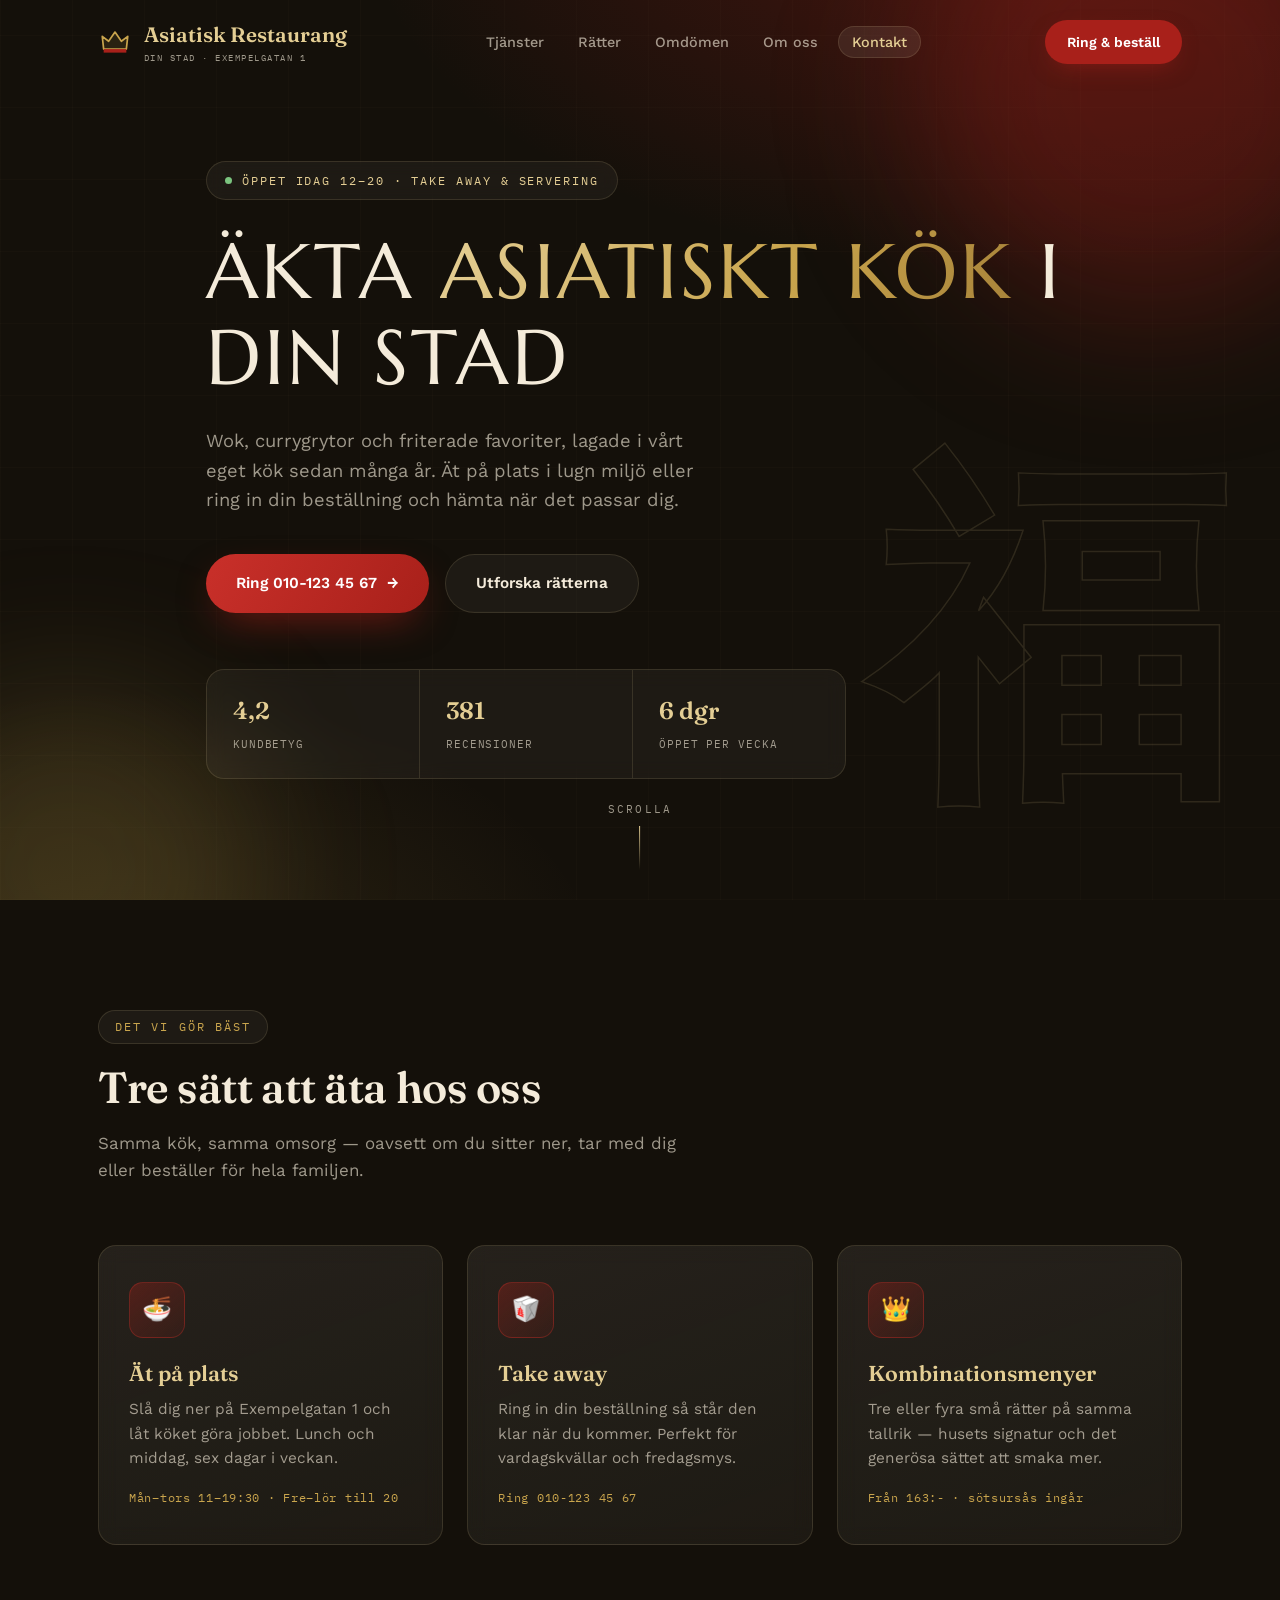
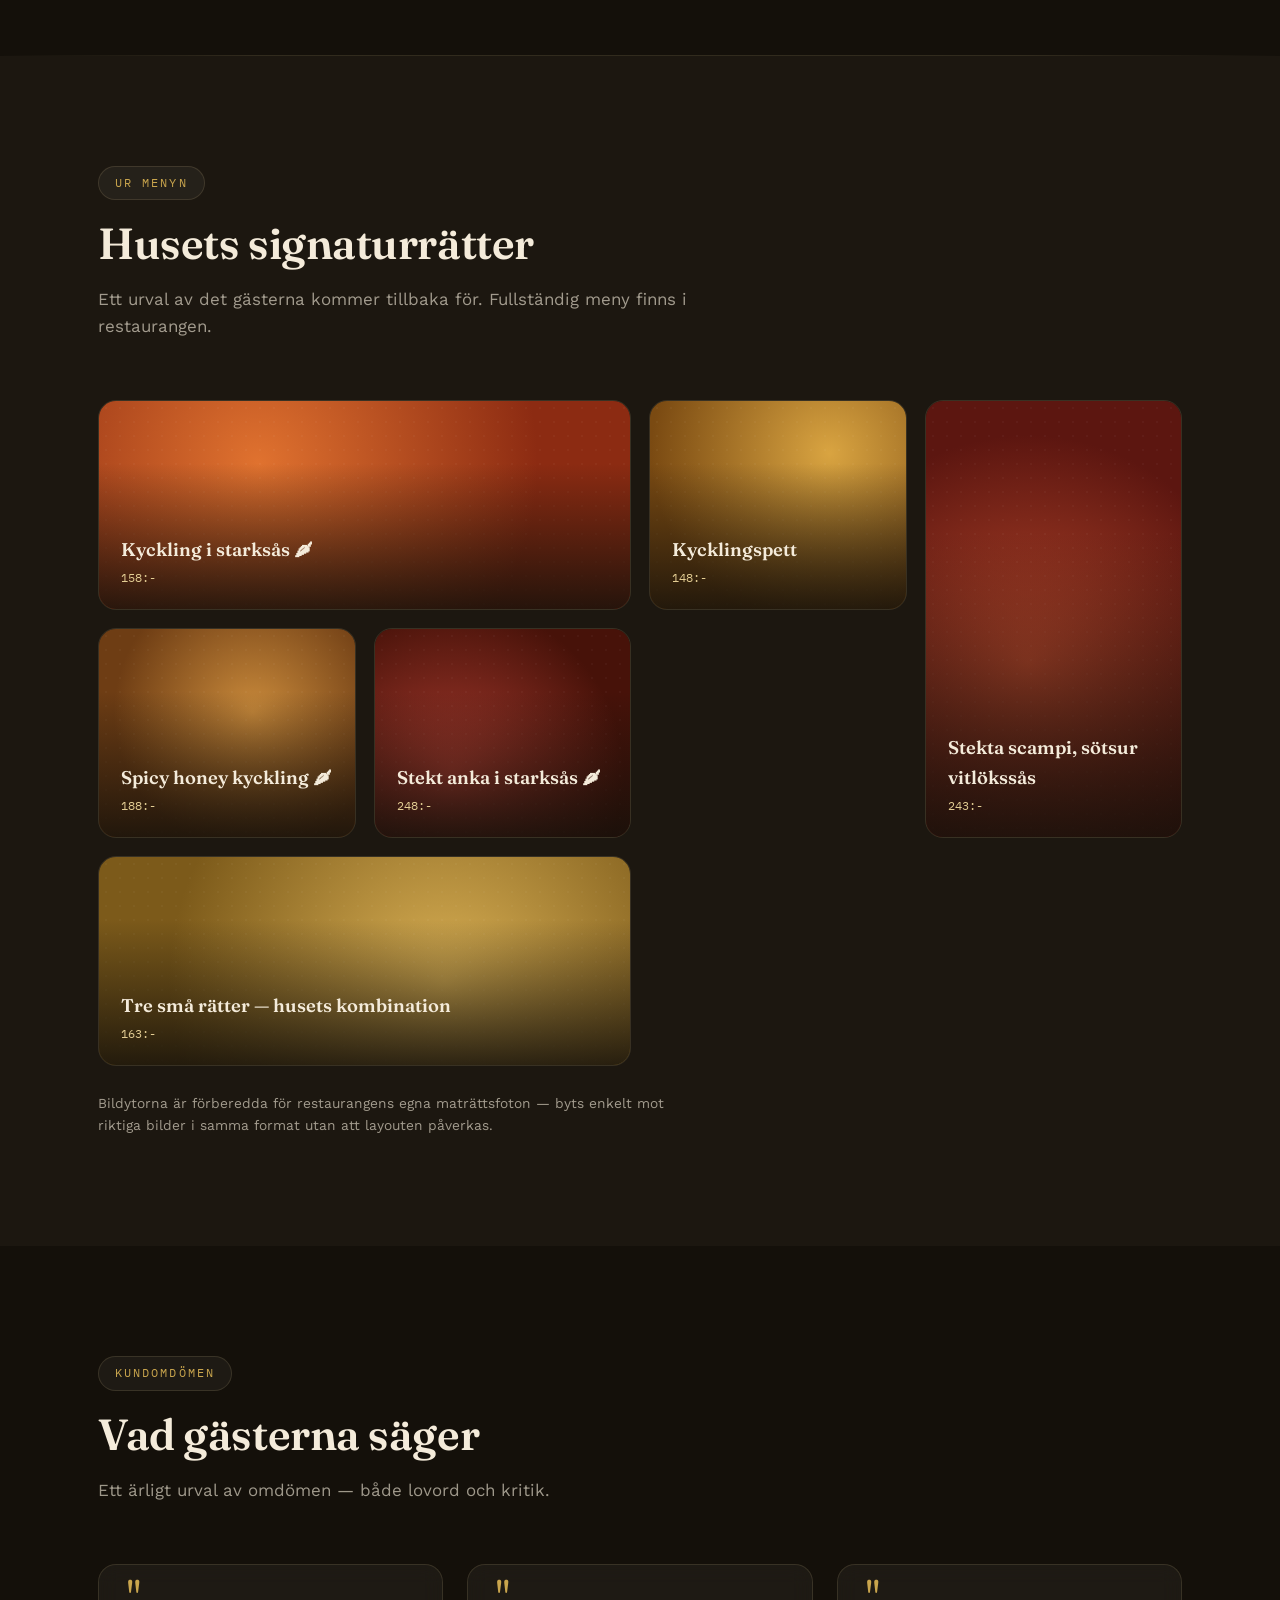
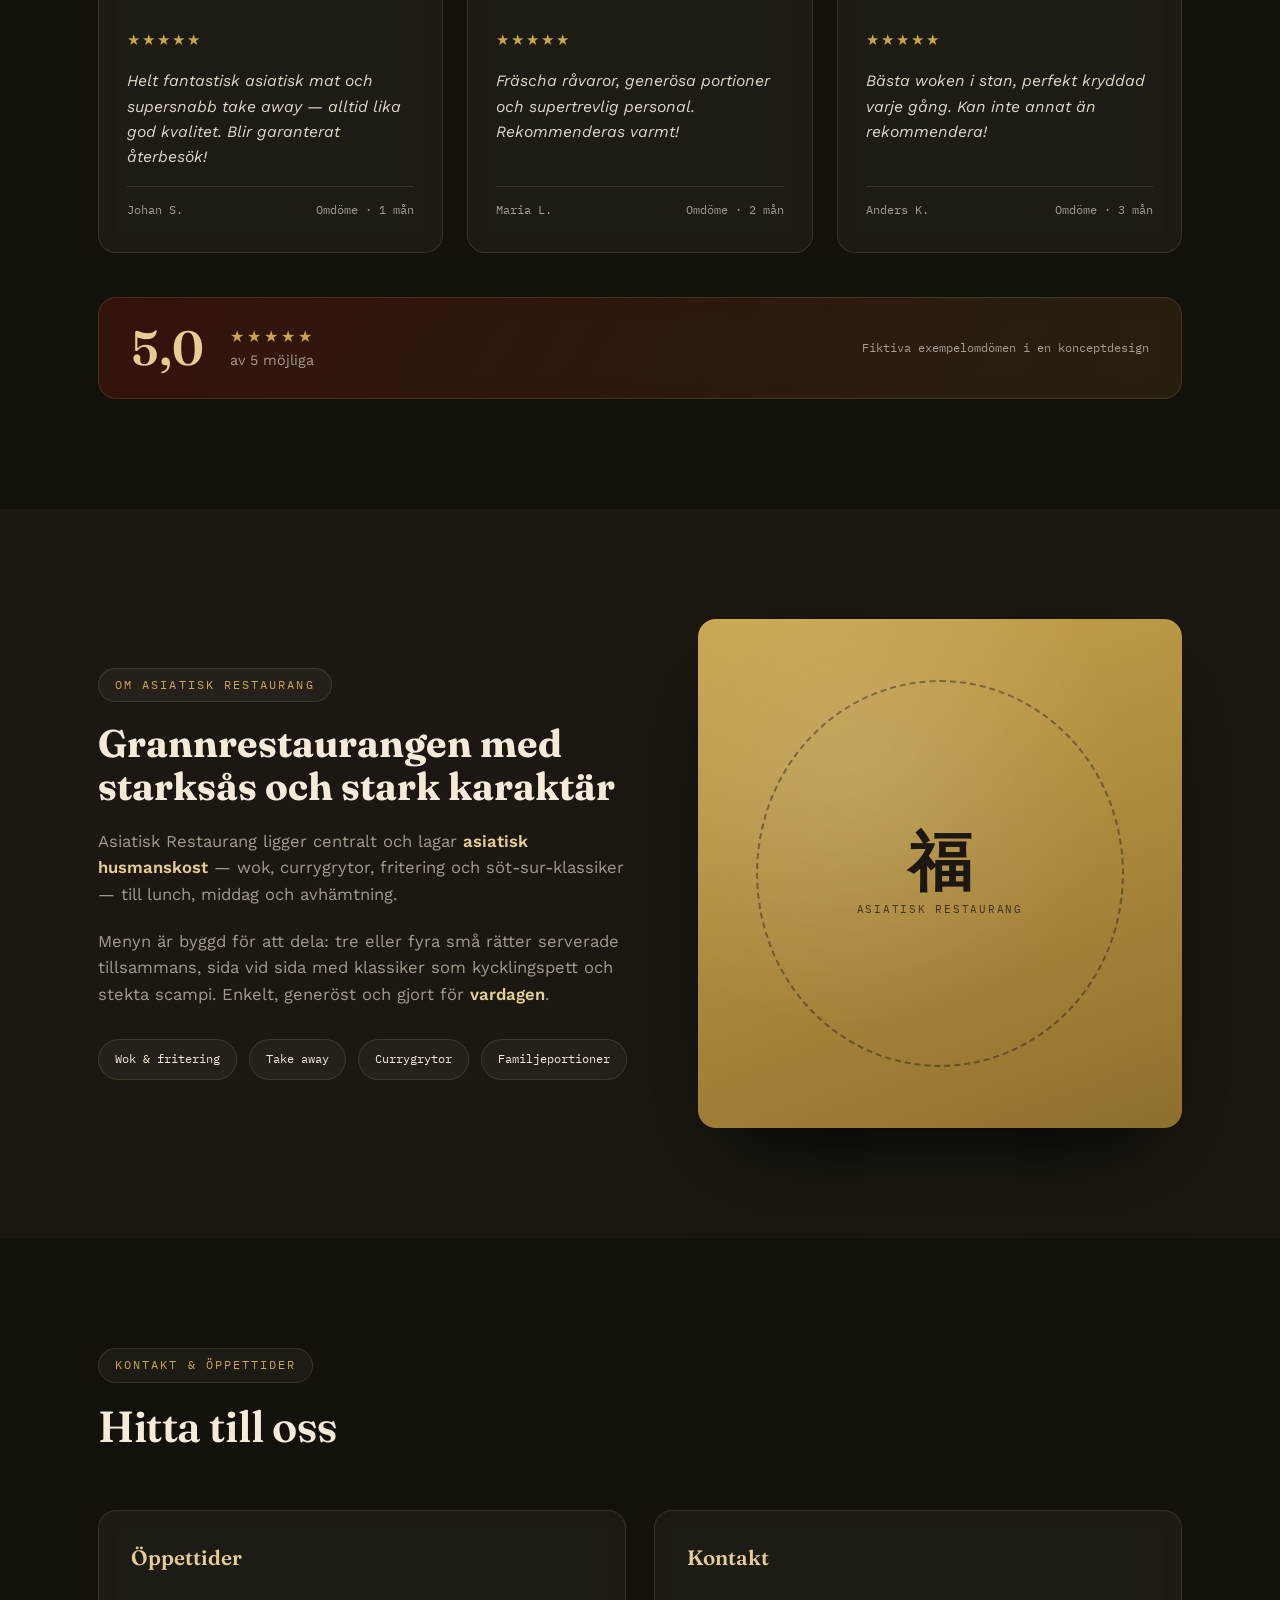
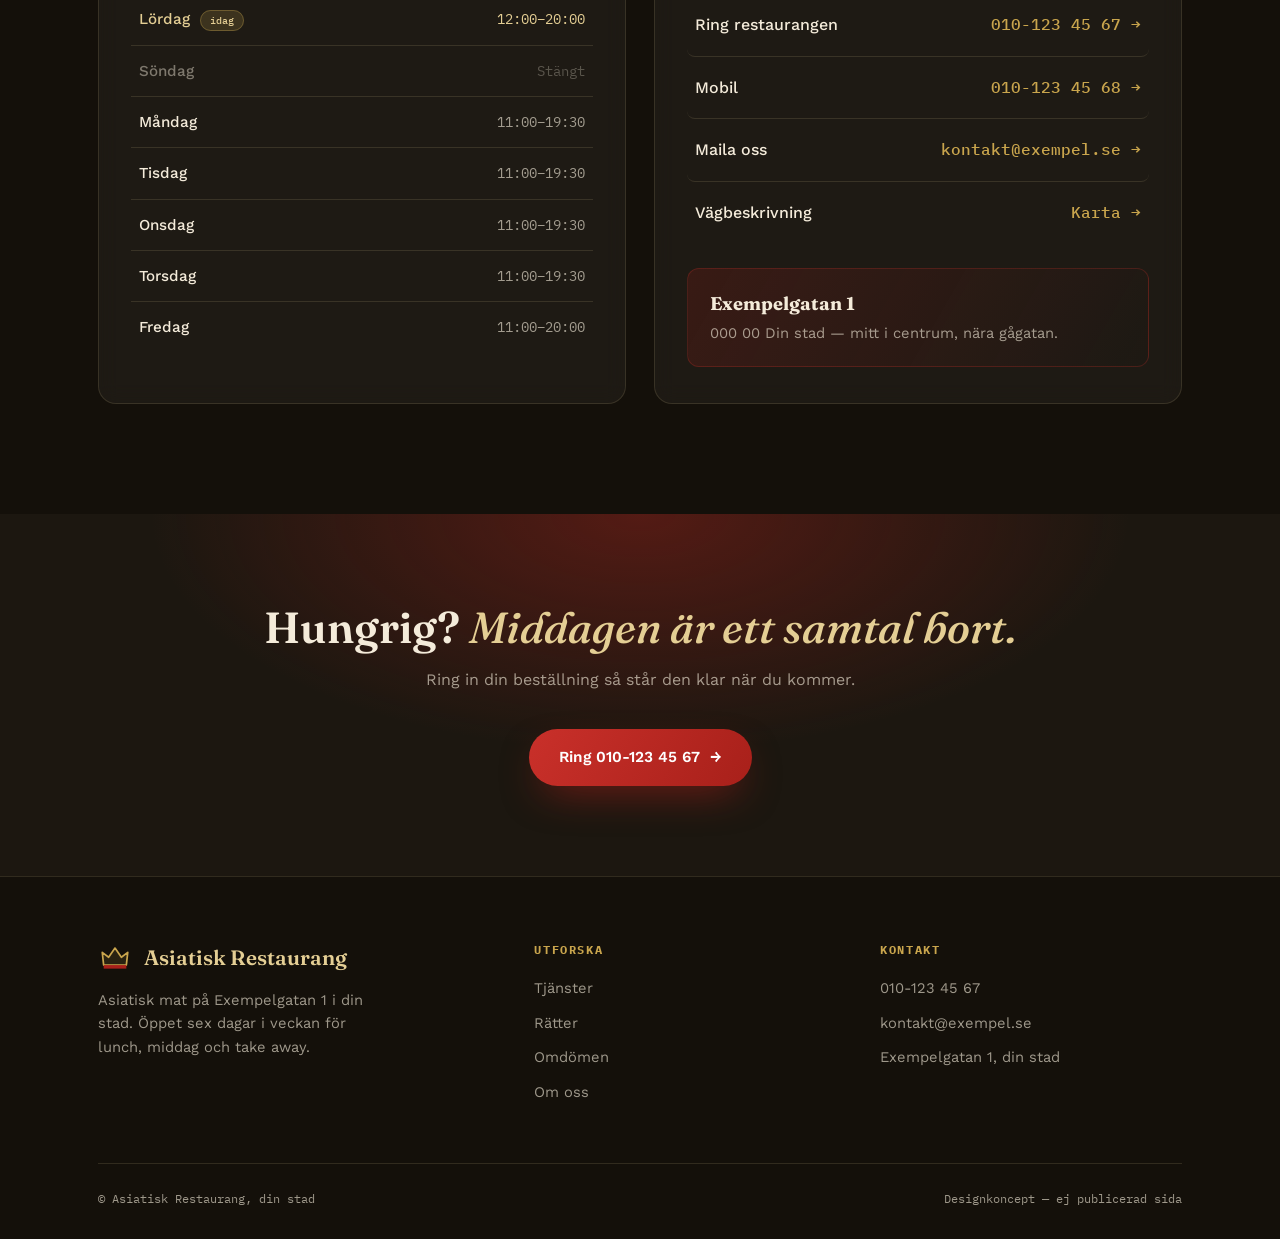
<file: kingsquare.html>
<!DOCTYPE html>
<html lang="sv">
<head>
<meta charset="UTF-8">
<meta name="viewport" content="width=device-width, initial-scale=1.0">
<title>Asiatisk Restaurang — Asiatiskt kök & take away i din stad</title>
<meta name="description" content="Asiatisk Restaurang på Exempelgatan 1 i din stad serverar asiatiskt kök — wok, currygrytor och kombinationsmenyer. Ät på plats eller ring 010-123 45 67 för take away.">
<meta property="og:title" content="Asiatisk Restaurang — Asiatiskt kök i din stad">
<meta property="og:description" content="Wok, currygrytor och take away på Exempelgatan 1. Höga omdömen från nöjda gäster.">
<meta property="og:type" content="website">
<link rel="preconnect" href="https://fonts.googleapis.com">
<link rel="preconnect" href="https://fonts.gstatic.com" crossorigin>
<link href="https://fonts.googleapis.com/css2?family=Fraunces:ital,opsz,wght@0,9..144,400;0,9..144,500;0,9..144,600;0,9..144,700;1,9..144,500&family=Marcellus&family=Work+Sans:wght@400;500;600&family=IBM+Plex+Mono:wght@400;500&display=swap" rel="stylesheet">
<style>
  /* ============================================================
     ASIATISK RESTAURANG — PREMIUM DARK
     Palett: lacksröd / guld / bläck / papper (samma identitet)
     ============================================================ */
  :root{
    --bg:#14100A;
    --bg-2:#1C1710;
    --surface:rgba(251,247,238,.045);
    --surface-strong:rgba(251,247,238,.08);
    --line:rgba(228,206,148,.14);
    --lacquer:#A8201A;
    --lacquer-bright:#C9302A;
    --gold:#C9A54D;
    --gold-soft:#E4CE94;
    --text:#F4EBDA;
    --text-dim:rgba(244,235,218,.62);
    --radius:18px;
    --radius-sm:12px;
    --ease:cubic-bezier(.22,1,.36,1);
  }
  *{box-sizing:border-box; margin:0; padding:0;}
  html{scroll-behavior:smooth;}
  body{
    background:var(--bg);
    color:var(--text);
    font-family:'Work Sans', sans-serif;
    -webkit-font-smoothing:antialiased;
    overflow-x:hidden;
    line-height:1.6;
  }
  h1,h2,h3{font-family:'Fraunces', serif; line-height:1.1;}
  a{color:inherit;}
  :focus-visible{outline:3px solid var(--gold); outline-offset:3px; border-radius:4px;}
  .wrap{max-width:1140px; margin:0 auto; padding:0 28px;}
  .mono{font-family:'IBM Plex Mono', monospace;}

  /* =============== LOADER =============== */
  .loader{
    position:fixed; inset:0; z-index:200;
    background:var(--bg);
    display:flex; flex-direction:column; align-items:center; justify-content:center; gap:18px;
    transition:opacity .6s ease, visibility .6s;
  }
  .loader.done{opacity:0; visibility:hidden;}
  .loader svg{width:64px; height:64px;}
  .loader path{
    stroke-dasharray:160; stroke-dashoffset:160;
    animation:draw 1s var(--ease) .1s forwards;
  }
  .loader rect{opacity:0; animation:fadeIn .4s ease .9s forwards;}
  .loader .word{
    font-family:'Fraunces', serif; font-size:1.1rem; letter-spacing:.28em;
    text-transform:uppercase; color:var(--gold-soft);
    opacity:0; animation:fadeIn .6s ease .6s forwards;
  }
  @keyframes draw{to{stroke-dashoffset:0;}}
  @keyframes fadeIn{to{opacity:1;}}

  /* =============== REVEALS =============== */
  .reveal{
    opacity:0; transform:translateY(30px);
    transition:opacity .85s var(--ease), transform .85s var(--ease);
    transition-delay:var(--d,0s);
  }
  .reveal.in{opacity:1; transform:none;}
  .reveal-scale{transform:scale(.94) translateY(18px);}
  .reveal-scale.in{transform:none;}

  /* =============== NAVBAR =============== */
  header.site{
    position:fixed; top:0; left:0; right:0; z-index:100;
    transition:background .35s, box-shadow .35s, border-color .35s;
    border-bottom:1px solid transparent;
  }
  header.site.scrolled{
    background:rgba(20,16,10,.72);
    backdrop-filter:blur(16px) saturate(1.3);
    -webkit-backdrop-filter:blur(16px) saturate(1.3);
    border-bottom-color:var(--line);
    box-shadow:0 12px 40px -20px rgba(0,0,0,.8);
  }
  nav.wrap{display:flex; align-items:center; justify-content:space-between; padding-top:18px; padding-bottom:18px; transition:padding .3s;}
  header.site.scrolled nav.wrap{padding-top:12px; padding-bottom:12px;}
  .brandmark{display:flex; align-items:center; gap:12px; text-decoration:none;}
  .crown{width:34px; height:34px; flex:none; transition:transform .4s var(--ease);}
  .brandmark:hover .crown{transform:rotate(-8deg) scale(1.08);}
  .brand-name{font-family:'Fraunces', serif; font-weight:600; font-size:1.3rem; color:var(--gold-soft);}
  .brand-sub{font-family:'IBM Plex Mono', monospace; font-size:.58rem; letter-spacing:.16em; text-transform:uppercase; color:var(--text-dim);}
  nav ul{list-style:none; display:flex; gap:6px;}
  nav ul a{
    text-decoration:none; font-size:.9rem; font-weight:500; color:var(--text-dim);
    padding:8px 14px; border-radius:999px;
    transition:color .25s, background .25s;
  }
  nav ul a:hover{color:var(--text);}
  nav ul a.active{
    color:var(--gold-soft);
    background:var(--surface-strong);
    box-shadow:inset 0 0 0 1px var(--line);
  }
  .nav-cta{
    background:var(--lacquer); color:#fff; text-decoration:none;
    padding:11px 22px; border-radius:999px; font-weight:600; font-size:.87rem;
    position:relative; overflow:hidden; white-space:nowrap;
    transition:transform .25s var(--ease), box-shadow .25s, background .25s;
    box-shadow:0 8px 24px -10px rgba(168,32,26,.7);
  }
  .nav-cta::before{
    content:""; position:absolute; top:0; left:-80%; width:55%; height:100%;
    background:linear-gradient(100deg, transparent, rgba(255,255,255,.3), transparent);
    transform:skewX(-20deg); transition:left .55s ease;
  }
  .nav-cta:hover{transform:translateY(-2px); background:var(--lacquer-bright);}
  .nav-cta:hover::before{left:135%;}
  .nav-toggle{display:none;}

  /* =============== HERO =============== */
  .hero{
    min-height:100svh;
    display:flex; align-items:center;
    position:relative; overflow:hidden;
    padding:140px 0 100px;
    background:
      radial-gradient(1100px 600px at 80% -10%, rgba(168,32,26,.35), transparent 60%),
      radial-gradient(800px 500px at 10% 110%, rgba(201,165,77,.14), transparent 60%),
      var(--bg);
  }
  .hero-grid-lines{
    position:absolute; inset:0; pointer-events:none; opacity:.5;
    background-image:
      repeating-linear-gradient(0deg, rgba(228,206,148,.04) 0 1px, transparent 1px 72px),
      repeating-linear-gradient(90deg, rgba(228,206,148,.04) 0 1px, transparent 1px 72px);
  }
  .hero-orb{
    position:absolute; border-radius:50%; filter:blur(70px); pointer-events:none;
    will-change:transform;
  }
  .orb-1{width:460px; height:460px; background:rgba(168,32,26,.32); top:-140px; right:-100px;}
  .orb-2{width:380px; height:380px; background:rgba(201,165,77,.16); bottom:-160px; left:-120px;}
  .hero-glyph{
    position:absolute; right:4%; top:50%; transform:translateY(-50%);
    font-family:'Fraunces', serif; font-weight:600; font-size:clamp(14rem,28vw,26rem);
    color:transparent;
    -webkit-text-stroke:1.5px rgba(228,206,148,.13);
    line-height:1; pointer-events:none; user-select:none;
    will-change:transform;
  }
  .hero .wrap{position:relative; z-index:2; max-width:1140px;}
  .stage{opacity:0; transform:translateY(28px); animation:rise .95s var(--ease) forwards;}
  .stage.s1{animation-delay:1.1s;} .stage.s2{animation-delay:1.25s;}
  .stage.s3{animation-delay:1.4s;} .stage.s4{animation-delay:1.55s;}
  .stage.s5{animation-delay:1.75s;}
  @keyframes rise{to{opacity:1; transform:none;}}
  .hero-eyebrow{
    display:inline-flex; align-items:center; gap:10px;
    font-family:'IBM Plex Mono', monospace; font-size:.75rem; letter-spacing:.16em;
    text-transform:uppercase; color:var(--gold-soft);
    padding:9px 18px; border-radius:999px;
    background:var(--surface); border:1px solid var(--line);
    backdrop-filter:blur(8px);
    margin-bottom:28px;
  }
  .hero-eyebrow .dot{
    width:7px; height:7px; border-radius:50%; background:#7BC47F;
    animation:pulse 2.2s ease-out infinite;
  }
  @keyframes pulse{
    0%{box-shadow:0 0 0 0 rgba(123,196,127,.5);}
    70%{box-shadow:0 0 0 9px rgba(123,196,127,0);}
    100%{box-shadow:0 0 0 0 rgba(123,196,127,0);}
  }
  .hero h1{
    font-family:'Marcellus', serif;
    font-size:clamp(2.7rem, 6vw, 4.8rem);
    font-weight:400; letter-spacing:.04em; text-transform:uppercase;
    max-width:14ch; margin-bottom:26px; line-height:1.12;
  }
  .hero h1 em{
    font-style:normal;
    background:linear-gradient(105deg, var(--gold-soft), var(--gold) 60%, #a9843a);
    -webkit-background-clip:text; background-clip:text; color:transparent;
  }
  .hero p.lede{font-size:1.15rem; color:var(--text-dim); max-width:46ch; margin-bottom:40px;}
  .hero-ctas{display:flex; gap:16px; flex-wrap:wrap; margin-bottom:56px;}
  .btn{
    display:inline-flex; align-items:center; gap:10px;
    padding:16px 30px; border-radius:999px; font-weight:600; font-size:.96rem;
    text-decoration:none; position:relative; overflow:hidden;
    transition:transform .25s var(--ease), box-shadow .25s, background .25s, border-color .25s;
  }
  .btn::before{
    content:""; position:absolute; top:0; left:-80%; width:55%; height:100%;
    background:linear-gradient(100deg, transparent, rgba(255,255,255,.32), transparent);
    transform:skewX(-20deg); transition:left .55s ease;
  }
  .btn:hover::before{left:135%;}
  .btn:hover{transform:translateY(-3px);}
  .btn:active{transform:translateY(-1px);}
  .btn .ico{transition:transform .3s var(--ease);}
  .btn:hover .ico{transform:translateX(4px);}
  .btn-primary{
    background:linear-gradient(120deg, var(--lacquer-bright), var(--lacquer));
    color:#fff; box-shadow:0 16px 40px -14px rgba(168,32,26,.75);
  }
  .btn-primary:hover{box-shadow:0 20px 50px -14px rgba(201,48,42,.85);}
  .btn-glass{
    background:var(--surface); border:1px solid var(--line); color:var(--text);
    backdrop-filter:blur(8px);
  }
  .btn-glass:hover{background:var(--surface-strong); border-color:rgba(228,206,148,.3);}
  .hero-stats{
    display:flex; gap:0; flex-wrap:wrap;
    border:1px solid var(--line); border-radius:var(--radius);
    background:var(--surface); backdrop-filter:blur(10px);
    max-width:640px; overflow:hidden;
  }
  .hero-stats>div{
    flex:1; min-width:170px; padding:22px 26px;
    border-right:1px solid var(--line);
  }
  .hero-stats>div:last-child{border-right:none;}
  .hero-stats strong{
    display:block; font-family:'Fraunces', serif; font-weight:600;
    font-size:1.5rem; color:var(--gold-soft); font-variant-numeric:tabular-nums;
  }
  .hero-stats span{font-family:'IBM Plex Mono', monospace; font-size:.7rem; letter-spacing:.08em; text-transform:uppercase; color:var(--text-dim);}
  .scroll-hint{
    position:absolute; bottom:30px; left:50%; transform:translateX(-50%);
    display:flex; flex-direction:column; align-items:center; gap:8px;
    color:var(--text-dim); font-family:'IBM Plex Mono', monospace; font-size:.66rem;
    letter-spacing:.2em; text-transform:uppercase; z-index:2;
    opacity:0; animation:fadeIn 1s ease 2.4s forwards;
  }
  .scroll-hint .line{
    width:1px; height:44px; background:linear-gradient(var(--gold-soft), transparent);
    animation:drip 2s ease-in-out infinite;
    transform-origin:top;
  }
  @keyframes drip{0%,100%{transform:scaleY(.4); opacity:.4;} 50%{transform:scaleY(1); opacity:1;}}

  /* =============== SECTION SHELL =============== */
  section{padding:110px 0; position:relative;}
  .eyebrow{
    display:inline-block;
    font-family:'IBM Plex Mono', monospace; font-size:.72rem; letter-spacing:.18em;
    text-transform:uppercase; color:var(--gold);
    padding:7px 16px; border-radius:999px;
    border:1px solid var(--line); background:var(--surface);
    margin-bottom:20px;
  }
  .section-head{max-width:660px; margin-bottom:60px;}
  .section-head h2{font-size:clamp(2rem,3.4vw,2.9rem); font-weight:600; margin-bottom:18px; letter-spacing:-.01em;}
  .section-head p{font-size:1.06rem; color:var(--text-dim); max-width:54ch;}
  .divider{
    height:1px; width:100%;
    background:linear-gradient(90deg, transparent, var(--line) 20%, var(--line) 80%, transparent);
  }

  /* =============== SERVICES =============== */
  .services-grid{display:grid; grid-template-columns:repeat(3,1fr); gap:24px;}
  .service-card{
    background:linear-gradient(160deg, var(--surface-strong), var(--surface));
    border:1px solid var(--line); border-radius:var(--radius);
    padding:36px 30px;
    backdrop-filter:blur(10px);
    position:relative; overflow:hidden;
    transition:transform .4s var(--ease), border-color .4s, box-shadow .4s;
  }
  .service-card::after{
    content:""; position:absolute; inset:0; border-radius:var(--radius);
    background:radial-gradient(320px 200px at var(--mx,50%) var(--my,0%), rgba(201,165,77,.14), transparent 70%);
    opacity:0; transition:opacity .4s; pointer-events:none;
  }
  .service-card:hover{transform:translateY(-8px); border-color:rgba(228,206,148,.32); box-shadow:0 30px 60px -30px rgba(0,0,0,.8);}
  .service-card:hover::after{opacity:1;}
  .service-ico{
    width:56px; height:56px; border-radius:14px;
    background:linear-gradient(140deg, rgba(168,32,26,.35), rgba(168,32,26,.1));
    border:1px solid rgba(201,48,42,.35);
    display:flex; align-items:center; justify-content:center;
    font-size:1.5rem; margin-bottom:24px;
    transition:transform .4s var(--ease);
  }
  .service-card:hover .service-ico{transform:scale(1.12) rotate(-6deg);}
  .service-card h3{font-size:1.35rem; font-weight:600; margin-bottom:12px; color:var(--gold-soft);}
  .service-card p{font-size:.96rem; color:var(--text-dim); margin-bottom:18px;}
  .service-card .meta{font-family:'IBM Plex Mono', monospace; font-size:.74rem; color:var(--gold); letter-spacing:.06em;}

  /* =============== GALLERY / SIGNATURRÄTTER =============== */
  .gallery{background:var(--bg-2);}
  .gallery-grid{
    display:grid; grid-template-columns:repeat(4,1fr); grid-auto-rows:210px; gap:18px;
  }
  .g-item{
    border-radius:var(--radius); overflow:hidden; position:relative;
    border:1px solid var(--line); cursor:default;
    display:flex; align-items:flex-end; padding:22px;
    transition:transform .45s var(--ease), box-shadow .45s;
  }
  .g-item:hover{transform:translateY(-6px) scale(1.015); box-shadow:0 28px 56px -26px rgba(0,0,0,.85); z-index:2;}
  .g-item .bg{
    position:absolute; inset:0; transition:transform .8s var(--ease);
  }
  .g-item:hover .bg{transform:scale(1.08);}
  .g-item .shade{
    position:absolute; inset:0;
    background:linear-gradient(180deg, transparent 30%, rgba(20,16,10,.85));
  }
  .g-item .label{position:relative; z-index:2;}
  .g-item .label .t{font-family:'Fraunces', serif; font-weight:600; font-size:1.15rem;}
  .g-item .label .p{font-family:'IBM Plex Mono', monospace; font-size:.75rem; color:var(--gold-soft); margin-top:4px;}
  .g-wide{grid-column:span 2;}
  .g-tall{grid-row:span 2;}
  /* dish gradients (byts mot riktiga foton) */
  .bg-1{background:radial-gradient(circle at 30% 30%, #E0722F, #8C2B12 70%);}
  .bg-2{background:radial-gradient(circle at 70% 25%, #D9A441, #7A4A12 75%);}
  .bg-3{background:radial-gradient(circle at 40% 60%, #B5452A, #5C1610 75%);}
  .bg-4{background:radial-gradient(circle at 60% 40%, #C98A3B, #6E3D14 70%);}
  .bg-5{background:radial-gradient(circle at 30% 70%, #A83A2E, #471209 75%);}
  .bg-6{background:radial-gradient(circle at 65% 60%, #D9B054, #7C5A1A 75%);}
  .g-item .bg::after{
    content:""; position:absolute; inset:0;
    background-image:radial-gradient(rgba(255,255,255,.09) 1px, transparent 1.5px);
    background-size:14px 14px; opacity:.35;
  }
  .gallery-note{margin-top:26px; font-size:.86rem; color:var(--text-dim); max-width:64ch;}

  /* =============== TESTIMONIALS =============== */
  .review-grid{display:grid; grid-template-columns:repeat(3,1fr); gap:24px;}
  .review-card{
    background:var(--surface); border:1px solid var(--line); border-radius:var(--radius);
    padding:32px 28px; backdrop-filter:blur(10px);
    display:flex; flex-direction:column; gap:16px;
    transition:transform .4s var(--ease), border-color .4s, box-shadow .4s;
  }
  .review-card:hover{transform:translateY(-8px); border-color:rgba(228,206,148,.3); box-shadow:0 28px 56px -28px rgba(0,0,0,.8);}
  .review-card .q{
    font-family:'Fraunces', serif; font-size:2.6rem; line-height:0; color:var(--gold);
    height:16px;
  }
  .review-card .stars{color:var(--gold); letter-spacing:2px; font-size:.92rem;}
  .review-card .stars.low{color:var(--lacquer-bright);}
  .review-card blockquote{font-size:.99rem; font-style:italic; color:var(--text); opacity:.9;}
  .review-card .who{
    margin-top:auto; padding-top:14px; border-top:1px solid var(--line);
    display:flex; justify-content:space-between;
    font-family:'IBM Plex Mono', monospace; font-size:.74rem; color:var(--text-dim);
  }
  .rating-strip{
    margin-top:44px;
    display:flex; align-items:center; gap:26px; flex-wrap:wrap;
    background:linear-gradient(120deg, rgba(168,32,26,.22), rgba(201,165,77,.1));
    border:1px solid var(--line); border-radius:var(--radius);
    padding:26px 32px; backdrop-filter:blur(10px);
  }
  .rating-strip .score{font-family:'Fraunces', serif; font-size:3rem; font-weight:600; color:var(--gold-soft); line-height:1; font-variant-numeric:tabular-nums;}
  .rating-strip .of{color:var(--text-dim); font-size:.9rem;}
  .rating-strip .src{margin-left:auto; font-family:'IBM Plex Mono', monospace; font-size:.76rem; color:var(--text-dim);}

  /* =============== ABOUT =============== */
  .about{background:var(--bg-2);}
  .about-grid{display:grid; grid-template-columns:1.05fr .95fr; gap:64px; align-items:center;}
  .about-copy p{color:var(--text-dim); font-size:1.04rem; margin-bottom:20px;}
  .about-copy p strong{color:var(--gold-soft); font-weight:600;}
  .about-visual{
    aspect-ratio:1/1.05; border-radius:var(--radius); position:relative;
    background:
      radial-gradient(circle at 32% 28%, rgba(255,255,255,.14), transparent 55%),
      linear-gradient(160deg, var(--gold) 0%, #8f6f2e 100%);
    box-shadow:0 40px 90px -30px rgba(0,0,0,.9);
    display:flex; align-items:center; justify-content:center;
    animation:floaty 8s ease-in-out infinite;
  }
  @keyframes floaty{0%,100%{transform:translateY(0);} 50%{transform:translateY(-14px);}}
  .about-visual .ring{
    width:76%; height:76%; border-radius:50%; border:2px dashed rgba(20,16,10,.4);
    display:flex; align-items:center; justify-content:center;
    animation:spin 46s linear infinite;
  }
  @keyframes spin{to{transform:rotate(360deg);}}
  .about-visual .ring-inner{text-align:center; color:#1C1710; animation:spin 46s linear infinite reverse;}
  .about-visual .ring-inner .num{font-family:'Fraunces', serif; font-weight:600; font-size:4rem; line-height:1;}
  .about-visual .ring-inner .cap{font-family:'IBM Plex Mono', monospace; font-size:.68rem; letter-spacing:.16em; text-transform:uppercase; margin-top:8px; opacity:.75;}
  .about-badges{display:flex; gap:12px; flex-wrap:wrap; margin-top:30px;}
  .badge{
    font-family:'IBM Plex Mono', monospace; font-size:.74rem;
    padding:10px 16px; border-radius:999px;
    background:var(--surface); border:1px solid var(--line);
    transition:background .3s, border-color .3s, transform .3s var(--ease);
  }
  .badge:hover{background:rgba(168,32,26,.25); border-color:rgba(201,48,42,.4); transform:translateY(-2px);}

  /* =============== CONTACT =============== */
  .contact-grid{display:grid; grid-template-columns:1fr 1fr; gap:28px;}
  .panel{
    background:var(--surface); border:1px solid var(--line); border-radius:var(--radius);
    padding:36px 32px; backdrop-filter:blur(10px);
  }
  .panel h3{font-size:1.3rem; color:var(--gold-soft); margin-bottom:24px; font-weight:600;}
  .hours-table{width:100%; border-collapse:collapse;}
  .hours-table tr{border-bottom:1px solid var(--line); transition:background .2s;}
  .hours-table tr:last-child{border-bottom:none;}
  .hours-table tr:hover{background:var(--surface);}
  .hours-table td{padding:13px 8px; font-size:.95rem;}
  .hours-table td:first-child{font-weight:500;}
  .hours-table td:last-child{text-align:right; font-family:'IBM Plex Mono', monospace; font-size:.86rem; color:var(--text-dim);}
  .hours-table tr.today td{color:var(--gold-soft);}
  .hours-table tr.today td:first-child::after{
    content:"idag"; font-family:'IBM Plex Mono', monospace; font-size:.62rem;
    margin-left:10px; padding:3px 9px; border-radius:999px;
    background:rgba(201,165,77,.18); border:1px solid rgba(201,165,77,.35);
    vertical-align:middle;
  }
  .hours-table tr.closed td{opacity:.45;}
  .contact-links{display:flex; flex-direction:column;}
  .contact-links a{
    display:flex; justify-content:space-between; align-items:center;
    padding:18px 8px; border-bottom:1px solid var(--line);
    text-decoration:none; font-weight:500; font-size:1rem;
    transition:background .25s, padding-left .25s var(--ease);
    border-radius:8px;
  }
  .contact-links a:hover{background:var(--surface); padding-left:16px;}
  .contact-links a:last-child{border-bottom:none;}
  .contact-links .arrow{
    font-family:'IBM Plex Mono', monospace; color:var(--gold);
    transition:transform .3s var(--ease);
  }
  .contact-links a:hover .arrow{transform:translateX(6px);}
  .map-note{
    margin-top:24px; padding:20px 22px; border-radius:var(--radius-sm);
    background:linear-gradient(120deg, rgba(168,32,26,.2), transparent);
    border:1px solid rgba(201,48,42,.25);
    font-size:.92rem; color:var(--text-dim);
  }
  .map-note strong{color:var(--text); display:block; font-family:'Fraunces', serif; font-size:1.15rem; margin-bottom:4px;}

  /* =============== CTA BAND =============== */
  .cta-band{
    padding:90px 0;
    background:
      radial-gradient(700px 340px at 50% 0%, rgba(168,32,26,.4), transparent 70%),
      var(--bg-2);
    text-align:center;
  }
  .cta-band h2{font-size:clamp(1.9rem,3.4vw,2.8rem); font-weight:600; margin-bottom:16px;}
  .cta-band h2 em{font-style:italic; color:var(--gold-soft); font-weight:500;}
  .cta-band p{color:var(--text-dim); margin-bottom:36px;}
  .cta-band .btn{margin:0 auto;}

  /* =============== FOOTER =============== */
  footer{background:var(--bg); border-top:1px solid var(--line); padding:64px 0 30px;}
  .footer-grid{display:grid; grid-template-columns:1.3fr 1fr 1fr; gap:44px; margin-bottom:48px;}
  .footer-brand p{margin-top:14px; font-size:.92rem; color:var(--text-dim); max-width:32ch;}
  footer h4{font-family:'IBM Plex Mono', monospace; font-size:.72rem; letter-spacing:.14em; text-transform:uppercase; color:var(--gold); margin-bottom:18px;}
  footer ul{list-style:none;}
  footer li{margin-bottom:11px; font-size:.92rem;}
  footer li a{text-decoration:none; color:var(--text-dim); transition:color .2s, padding-left .25s var(--ease);}
  footer li a:hover{color:var(--gold-soft); padding-left:6px;}
  .footer-bottom{
    display:flex; justify-content:space-between; flex-wrap:wrap; gap:12px;
    padding-top:26px; border-top:1px solid var(--line);
    font-family:'IBM Plex Mono', monospace; font-size:.73rem; color:var(--text-dim);
  }

  /* =============== TO TOP =============== */
  .to-top{
    position:fixed; right:26px; bottom:26px; z-index:110;
    width:50px; height:50px; border-radius:50%;
    background:var(--surface-strong); color:var(--gold-soft);
    border:1px solid var(--line); cursor:pointer; font-size:1.15rem;
    backdrop-filter:blur(10px);
    display:flex; align-items:center; justify-content:center;
    opacity:0; pointer-events:none; transform:translateY(14px);
    transition:opacity .35s, transform .35s var(--ease), background .25s, border-color .25s;
  }
  .to-top.show{opacity:1; pointer-events:auto; transform:none;}
  .to-top:hover{background:rgba(168,32,26,.4); border-color:rgba(201,48,42,.5);}

  /* =============== RESPONSIVE =============== */
  @media (max-width:960px){
    .services-grid{grid-template-columns:1fr 1fr;}
    .gallery-grid{grid-template-columns:1fr 1fr; grid-auto-rows:190px;}
    .review-grid{grid-template-columns:1fr;}
    .about-grid{grid-template-columns:1fr; gap:48px;}
    .about-visual{max-width:340px; margin:0 auto;}
    .contact-grid{grid-template-columns:1fr;}
    .footer-grid{grid-template-columns:1fr; gap:32px;}
  }
  @media (max-width:760px){
    nav ul{
      position:fixed; top:66px; left:16px; right:16px;
      background:rgba(20,16,10,.94); backdrop-filter:blur(20px);
      border:1px solid var(--line); border-radius:var(--radius);
      flex-direction:column; padding:18px; gap:6px;
      transform:translateY(-16px); opacity:0; pointer-events:none;
      transition:transform .3s var(--ease), opacity .3s;
      z-index:90;
    }
    nav ul.open{transform:none; opacity:1; pointer-events:auto;}
    nav ul a{display:block;}
    .nav-toggle{
      display:block; background:var(--surface); border:1px solid var(--line);
      color:var(--text); border-radius:999px; padding:9px 16px;
      font-family:'IBM Plex Mono', monospace; font-size:.78rem; cursor:pointer;
    }
    .services-grid{grid-template-columns:1fr;}
    .gallery-grid{grid-template-columns:1fr; grid-auto-rows:200px;}
    .g-wide{grid-column:span 1;}
    .g-tall{grid-row:span 1;}
    .hero-stats{flex-direction:column;}
    .hero-stats>div{border-right:none; border-bottom:1px solid var(--line);}
    .hero-stats>div:last-child{border-bottom:none;}
    section{padding:76px 0;}
    .hero{padding:120px 0 80px;}
    .hero-glyph{display:none;}
  }

  /* =============== REDUCED MOTION =============== */
  @media (prefers-reduced-motion: reduce){
    html{scroll-behavior:auto;}
    *, *::before, *::after{
      animation-duration:.01ms !important;
      animation-iteration-count:1 !important;
      transition-duration:.01ms !important;
    }
    .reveal, .stage{opacity:1; transform:none;}
    .loader{display:none;}
  }
</style>
</head>
<body>

<!-- LOADER -->
<div class="loader" id="loader" aria-hidden="true">
  <svg viewBox="0 0 48 48" fill="none" xmlns="http://www.w3.org/2000/svg">
    <path d="M8 34L6 16L15 23L24 10L33 23L42 16L40 34H8Z" stroke="#C9A54D" stroke-width="2.4" stroke-linejoin="round" fill="rgba(201,165,77,0.12)"/>
    <rect x="8" y="34" width="32" height="5" fill="#A8201A"/>
  </svg>
  <div class="word">Asiatisk Restaurang</div>
</div>

<!-- NAV -->
<header class="site" id="siteHeader">
  <nav class="wrap">
    <a class="brandmark" href="#hem" aria-label="Asiatisk Restaurang, till toppen">
      <svg class="crown" viewBox="0 0 48 48" fill="none" xmlns="http://www.w3.org/2000/svg" aria-hidden="true">
        <path d="M8 34L6 16L15 23L24 10L33 23L42 16L40 34H8Z" stroke="#C9A54D" stroke-width="2.4" stroke-linejoin="round" fill="rgba(201,165,77,0.12)"/>
        <rect x="8" y="34" width="32" height="5" fill="#A8201A"/>
      </svg>
      <div>
        <div class="brand-name">Asiatisk Restaurang</div>
        <div class="brand-sub">din stad · Exempelgatan 1</div>
      </div>
    </a>
    <button class="nav-toggle" id="navToggle" aria-expanded="false" aria-controls="navList">Meny</button>
    <ul id="navList">
      <li><a href="#tjanster" data-nav="tjanster">Tjänster</a></li>
      <li><a href="#galleri" data-nav="galleri">Rätter</a></li>
      <li><a href="#omdomen" data-nav="omdomen">Omdömen</a></li>
      <li><a href="#om" data-nav="om">Om oss</a></li>
      <li><a href="#kontakt" data-nav="kontakt">Kontakt</a></li>
    </ul>
    <a class="nav-cta" href="tel:+46101234567">Ring &amp; beställ</a>
  </nav>
</header>

<!-- HERO -->
<section class="hero" id="hem">
  <div class="hero-grid-lines" aria-hidden="true"></div>
  <div class="hero-orb orb-1" data-parallax="0.18" aria-hidden="true"></div>
  <div class="hero-orb orb-2" data-parallax="0.1" aria-hidden="true"></div>
  <div class="hero-glyph" data-parallax="0.06" aria-hidden="true">福</div>
  <div class="wrap">
    <div class="hero-eyebrow stage s1"><span class="dot"></span> Öppet idag 12–20 · Take away &amp; servering</div>
    <h1 class="stage s2">Äkta <em>asiatiskt kök</em> i din stad</h1>
    <p class="lede stage s3">Wok, currygrytor och friterade favoriter, lagade i vårt eget kök sedan många år. Ät på plats i lugn miljö eller ring in din beställning och hämta när det passar dig.</p>
    <div class="hero-ctas stage s4">
      <a class="btn btn-primary" href="tel:+46101234567">Ring 010-123 45 67 <span class="ico">→</span></a>
      <a class="btn btn-glass" href="#galleri">Utforska rätterna</a>
    </div>
    <div class="hero-stats stage s5">
      <div><strong data-count="4.2" data-decimals="1">0,0</strong><span>Kundbetyg</span></div>
      <div><strong data-count="381">0</strong><span>Recensioner</span></div>
      <div><strong>6 dgr</strong><span>Öppet per vecka</span></div>
    </div>
  </div>
  <div class="scroll-hint" aria-hidden="true"><span>Scrolla</span><span class="line"></span></div>
</section>

<!-- TJÄNSTER -->
<section id="tjanster">
  <div class="wrap">
    <div class="section-head">
      <span class="eyebrow reveal">Det vi gör bäst</span>
      <h2 class="reveal" style="--d:.08s;">Tre sätt att äta hos oss</h2>
      <p class="reveal" style="--d:.16s;">Samma kök, samma omsorg — oavsett om du sitter ner, tar med dig eller beställer för hela familjen.</p>
    </div>
    <div class="services-grid">
      <article class="service-card reveal" style="--d:.05s;">
        <div class="service-ico" aria-hidden="true">🍜</div>
        <h3>Ät på plats</h3>
        <p>Slå dig ner på Exempelgatan 1 och låt köket göra jobbet. Lunch och middag, sex dagar i veckan.</p>
        <div class="meta">Mån–tors 11–19:30 · Fre–lör till 20</div>
      </article>
      <article class="service-card reveal" style="--d:.15s;">
        <div class="service-ico" aria-hidden="true">🥡</div>
        <h3>Take away</h3>
        <p>Ring in din beställning så står den klar när du kommer. Perfekt för vardagskvällar och fredagsmys.</p>
        <div class="meta">Ring 010-123 45 67</div>
      </article>
      <article class="service-card reveal" style="--d:.25s;">
        <div class="service-ico" aria-hidden="true">👑</div>
        <h3>Kombinationsmenyer</h3>
        <p>Tre eller fyra små rätter på samma tallrik — husets signatur och det generösa sättet att smaka mer.</p>
        <div class="meta">Från 163:- · sötsursås ingår</div>
      </article>
    </div>
  </div>
</section>

<div class="divider"></div>

<!-- GALLERI -->
<section class="gallery" id="galleri">
  <div class="wrap">
    <div class="section-head">
      <span class="eyebrow reveal">Ur menyn</span>
      <h2 class="reveal" style="--d:.08s;">Husets signaturrätter</h2>
      <p class="reveal" style="--d:.16s;">Ett urval av det gästerna kommer tillbaka för. Fullständig meny finns i restaurangen.</p>
    </div>
    <div class="gallery-grid">
      <div class="g-item g-wide reveal reveal-scale" style="--d:.05s;">
        <div class="bg bg-1"></div><div class="shade"></div>
        <div class="label"><div class="t">Kyckling i starksås 🌶</div><div class="p">158:-</div></div>
      </div>
      <div class="g-item reveal reveal-scale" style="--d:.1s;">
        <div class="bg bg-2"></div><div class="shade"></div>
        <div class="label"><div class="t">Kycklingspett</div><div class="p">148:-</div></div>
      </div>
      <div class="g-item g-tall reveal reveal-scale" style="--d:.15s;">
        <div class="bg bg-3"></div><div class="shade"></div>
        <div class="label"><div class="t">Stekta scampi, sötsur vitlökssås</div><div class="p">243:-</div></div>
      </div>
      <div class="g-item reveal reveal-scale" style="--d:.2s;">
        <div class="bg bg-4"></div><div class="shade"></div>
        <div class="label"><div class="t">Spicy honey kyckling 🌶</div><div class="p">188:-</div></div>
      </div>
      <div class="g-item reveal reveal-scale" style="--d:.25s;">
        <div class="bg bg-5"></div><div class="shade"></div>
        <div class="label"><div class="t">Stekt anka i starksås 🌶</div><div class="p">248:-</div></div>
      </div>
      <div class="g-item g-wide reveal reveal-scale" style="--d:.3s;">
        <div class="bg bg-6"></div><div class="shade"></div>
        <div class="label"><div class="t">Tre små rätter — husets kombination</div><div class="p">163:-</div></div>
      </div>
    </div>
    <p class="gallery-note reveal">Bildytorna är förberedda för restaurangens egna maträttsfoton — byts enkelt mot riktiga bilder i samma format utan att layouten påverkas.</p>
  </div>
</section>

<!-- OMDÖMEN -->
<section id="omdomen">
  <div class="wrap">
    <div class="section-head">
      <span class="eyebrow reveal">Kundomdömen</span>
      <h2 class="reveal" style="--d:.08s;">Vad gästerna säger</h2>
      <p class="reveal" style="--d:.16s;">Ett ärligt urval av omdömen — både lovord och kritik.</p>
    </div>
    <div class="review-grid">
      <article class="review-card reveal" style="--d:.05s;">
        <div class="q" aria-hidden="true">"</div>
        <div class="stars" aria-label="5 av 5 stjärnor">★★★★★</div>
        <blockquote>Helt fantastisk asiatisk mat och supersnabb take away — alltid lika god kvalitet. Blir garanterat återbesök!</blockquote>
        <div class="who"><span>Johan S.</span><span>Omdöme · 1 mån</span></div>
      </article>
      <article class="review-card reveal" style="--d:.15s;">
        <div class="q" aria-hidden="true">"</div>
        <div class="stars" aria-label="5 av 5 stjärnor">★★★★★</div>
        <blockquote>Fräscha råvaror, generösa portioner och supertrevlig personal. Rekommenderas varmt!</blockquote>
        <div class="who"><span>Maria L.</span><span>Omdöme · 2 mån</span></div>
      </article>
      <article class="review-card reveal" style="--d:.25s;">
        <div class="q" aria-hidden="true">"</div>
        <div class="stars" aria-label="5 av 5 stjärnor">★★★★★</div>
        <blockquote>Bästa woken i stan, perfekt kryddad varje gång. Kan inte annat än rekommendera!</blockquote>
        <div class="who"><span>Anders K.</span><span>Omdöme · 3 mån</span></div>
      </article>
    </div>
    <div class="rating-strip reveal reveal-scale">
      <div class="score" data-count="5.0" data-decimals="1">0,0</div>
      <div>
        <div style="color:var(--gold); letter-spacing:3px;">★★★★★</div>
        <div class="of">av 5 möjliga</div>
      </div>
      <div class="src">Fiktiva exempelomdömen i en konceptdesign</div>
    </div>
  </div>
</section>

<!-- OM OSS -->
<section class="about" id="om">
  <div class="wrap about-grid">
    <div class="about-copy">
      <span class="eyebrow reveal">Om Asiatisk Restaurang</span>
      <h2 class="reveal" style="--d:.08s; font-size:clamp(1.9rem,3vw,2.6rem); margin-bottom:22px;">Grannrestaurangen med starksås och stark karaktär</h2>
      <p class="reveal" style="--d:.16s;">Asiatisk Restaurang ligger centralt och lagar <strong>asiatisk husmanskost</strong> — wok, currygrytor, fritering och söt-sur-klassiker — till lunch, middag och avhämtning.</p>
      <p class="reveal" style="--d:.24s;">Menyn är byggd för att dela: tre eller fyra små rätter serverade tillsammans, sida vid sida med klassiker som kycklingspett och stekta scampi. Enkelt, generöst och gjort för <strong>vardagen</strong>.</p>
      <div class="about-badges reveal" style="--d:.32s;">
        <span class="badge">Wok &amp; fritering</span>
        <span class="badge">Take away</span>
        <span class="badge">Currygrytor</span>
        <span class="badge">Familjeportioner</span>
      </div>
    </div>
    <div class="about-visual reveal reveal-scale" aria-hidden="true">
      <div class="ring">
        <div class="ring-inner">
          <div class="num">福</div>
          <div class="cap">Asiatisk Restaurang</div>
        </div>
      </div>
    </div>
  </div>
</section>

<!-- KONTAKT -->
<section id="kontakt">
  <div class="wrap">
    <div class="section-head">
      <span class="eyebrow reveal">Kontakt &amp; öppettider</span>
      <h2 class="reveal" style="--d:.08s;">Hitta till oss</h2>
    </div>
    <div class="contact-grid">
      <div class="panel reveal" style="--d:.05s;">
        <h3>Öppettider</h3>
        <table class="hours-table">
          <tr class="today"><td>Lördag</td><td>12:00–20:00</td></tr>
          <tr class="closed"><td>Söndag</td><td>Stängt</td></tr>
          <tr><td>Måndag</td><td>11:00–19:30</td></tr>
          <tr><td>Tisdag</td><td>11:00–19:30</td></tr>
          <tr><td>Onsdag</td><td>11:00–19:30</td></tr>
          <tr><td>Torsdag</td><td>11:00–19:30</td></tr>
          <tr><td>Fredag</td><td>11:00–20:00</td></tr>
        </table>
      </div>
      <div class="panel reveal" style="--d:.15s;">
        <h3>Kontakt</h3>
        <div class="contact-links">
          <a href="tel:+46101234567"><span>Ring restaurangen</span><span class="arrow">010-123 45 67 →</span></a>
          <a href="tel:+46101234567"><span>Mobil</span><span class="arrow">010-123 45 68 →</span></a>
          <a href="mailto:kontakt@exempel.se"><span>Maila oss</span><span class="arrow">kontakt@exempel.se →</span></a>
          <a href="https://www.google.com/maps/search/?api=1&query=Exempelgatan+1" target="_blank" rel="noopener"><span>Vägbeskrivning</span><span class="arrow">Karta →</span></a>
        </div>
        <div class="map-note">
          <strong>Exempelgatan 1</strong>
          000 00 Din stad — mitt i centrum, nära gågatan.
        </div>
      </div>
    </div>
  </div>
</section>

<!-- CTA-BAND -->
<div class="cta-band">
  <div class="wrap">
    <h2 class="reveal">Hungrig? <em>Middagen är ett samtal bort.</em></h2>
    <p class="reveal" style="--d:.1s;">Ring in din beställning så står den klar när du kommer.</p>
    <div class="reveal" style="--d:.2s;">
      <a class="btn btn-primary" href="tel:+46101234567" style="display:inline-flex;">Ring 010-123 45 67 <span class="ico">→</span></a>
    </div>
  </div>
</div>

<!-- FOOTER -->
<footer>
  <div class="wrap">
    <div class="footer-grid">
      <div class="footer-brand">
        <a class="brandmark" href="#hem" style="text-decoration:none;">
          <svg class="crown" viewBox="0 0 48 48" fill="none" xmlns="http://www.w3.org/2000/svg" aria-hidden="true">
            <path d="M8 34L6 16L15 23L24 10L33 23L42 16L40 34H8Z" stroke="#C9A54D" stroke-width="2.4" stroke-linejoin="round" fill="rgba(201,165,77,0.12)"/>
            <rect x="8" y="34" width="32" height="5" fill="#A8201A"/>
          </svg>
          <div class="brand-name">Asiatisk Restaurang</div>
        </a>
        <p>Asiatisk mat på Exempelgatan 1 i din stad. Öppet sex dagar i veckan för lunch, middag och take away.</p>
      </div>
      <div>
        <h4>Utforska</h4>
        <ul>
          <li><a href="#tjanster">Tjänster</a></li>
          <li><a href="#galleri">Rätter</a></li>
          <li><a href="#omdomen">Omdömen</a></li>
          <li><a href="#om">Om oss</a></li>
        </ul>
      </div>
      <div>
        <h4>Kontakt</h4>
        <ul>
          <li><a href="tel:+46101234567">010-123 45 67</a></li>
          <li><a href="mailto:kontakt@exempel.se">kontakt@exempel.se</a></li>
          <li><a href="#kontakt">Exempelgatan 1, din stad</a></li>
        </ul>
      </div>
    </div>
    <div class="footer-bottom">
      <span>© Asiatisk Restaurang, din stad</span>
      <span>Designkoncept — ej publicerad sida</span>
    </div>
  </div>
</footer>

<button class="to-top" id="toTop" aria-label="Tillbaka till toppen">↑</button>

<script>
  const reduced = window.matchMedia('(prefers-reduced-motion: reduce)').matches;

  // ---- loader ----
  const loader = document.getElementById('loader');
  window.addEventListener('load', () => {
    setTimeout(() => loader.classList.add('done'), reduced ? 0 : 1000);
  });
  // fallback om load dröjer
  setTimeout(() => loader.classList.add('done'), 2600);

  // ---- mobile nav ----
  const toggle = document.getElementById('navToggle');
  const list = document.getElementById('navList');
  toggle.addEventListener('click', () => {
    const open = list.classList.toggle('open');
    toggle.setAttribute('aria-expanded', open);
  });
  list.querySelectorAll('a').forEach(a => a.addEventListener('click', () => {
    list.classList.remove('open');
    toggle.setAttribute('aria-expanded', false);
  }));

  // ---- header state + parallax + to-top (en scroll-lyssnare, rAF-throttlad) ----
  const header = document.getElementById('siteHeader');
  const toTop = document.getElementById('toTop');
  const parallaxEls = document.querySelectorAll('[data-parallax]');
  let ticking = false;
  function onScroll(){
    const y = window.scrollY;
    header.classList.toggle('scrolled', y > 30);
    toTop.classList.toggle('show', y > 700);
    if (!reduced) {
      parallaxEls.forEach(el => {
        el.style.transform = 'translateY(' + (y * parseFloat(el.dataset.parallax)) + 'px)';
      });
    }
    ticking = false;
  }
  window.addEventListener('scroll', () => {
    if (!ticking) { requestAnimationFrame(onScroll); ticking = true; }
  }, {passive:true});
  toTop.addEventListener('click', () => window.scrollTo({top:0, behavior: reduced ? 'auto' : 'smooth'}));

  // ---- scroll reveals ----
  const revealObs = new IntersectionObserver((entries) => {
    entries.forEach(e => {
      if (e.isIntersecting) { e.target.classList.add('in'); revealObs.unobserve(e.target); }
    });
  }, {threshold:.15, rootMargin:'0px 0px -40px 0px'});
  document.querySelectorAll('.reveal').forEach(el => {
    if (reduced) el.classList.add('in'); else revealObs.observe(el);
  });

  // ---- aktiv menyindikator ----
  const navLinks = document.querySelectorAll('[data-nav]');
  const sections = ['tjanster','galleri','omdomen','om','kontakt'].map(id => document.getElementById(id));
  const navObs = new IntersectionObserver((entries) => {
    entries.forEach(e => {
      if (e.isIntersecting) {
        navLinks.forEach(l => l.classList.toggle('active', l.dataset.nav === e.target.id));
      }
    });
  }, {rootMargin:'-40% 0px -55% 0px'});
  sections.forEach(s => s && navObs.observe(s));

  // ---- count-up ----
  function animateCount(el){
    const target = parseFloat(el.dataset.count);
    const decimals = parseInt(el.dataset.decimals || '0');
    const dur = 1400, start = performance.now();
    function tick(now){
      const p = Math.min((now - start) / dur, 1);
      const eased = 1 - Math.pow(1 - p, 3);
      const val = (target * eased).toFixed(decimals);
      el.textContent = decimals > 0 ? val.replace('.', ',') : Math.round(target * eased);
      if (p < 1) requestAnimationFrame(tick);
    }
    requestAnimationFrame(tick);
  }
  const countObs = new IntersectionObserver((entries) => {
    entries.forEach(e => {
      if (e.isIntersecting) { animateCount(e.target); countObs.unobserve(e.target); }
    });
  }, {threshold:.6});
  document.querySelectorAll('[data-count]').forEach(el => {
    if (reduced) {
      const d = parseInt(el.dataset.decimals || '0');
      el.textContent = d > 0 ? parseFloat(el.dataset.count).toFixed(d).replace('.', ',') : el.dataset.count;
    } else countObs.observe(el);
  });

  // ---- glow som följer muspekaren på tjänstekorten ----
  document.querySelectorAll('.service-card').forEach(card => {
    card.addEventListener('pointermove', e => {
      const r = card.getBoundingClientRect();
      card.style.setProperty('--mx', ((e.clientX - r.left) / r.width * 100) + '%');
      card.style.setProperty('--my', ((e.clientY - r.top) / r.height * 100) + '%');
    });
  });
</script>

</body>
</html>
</file>
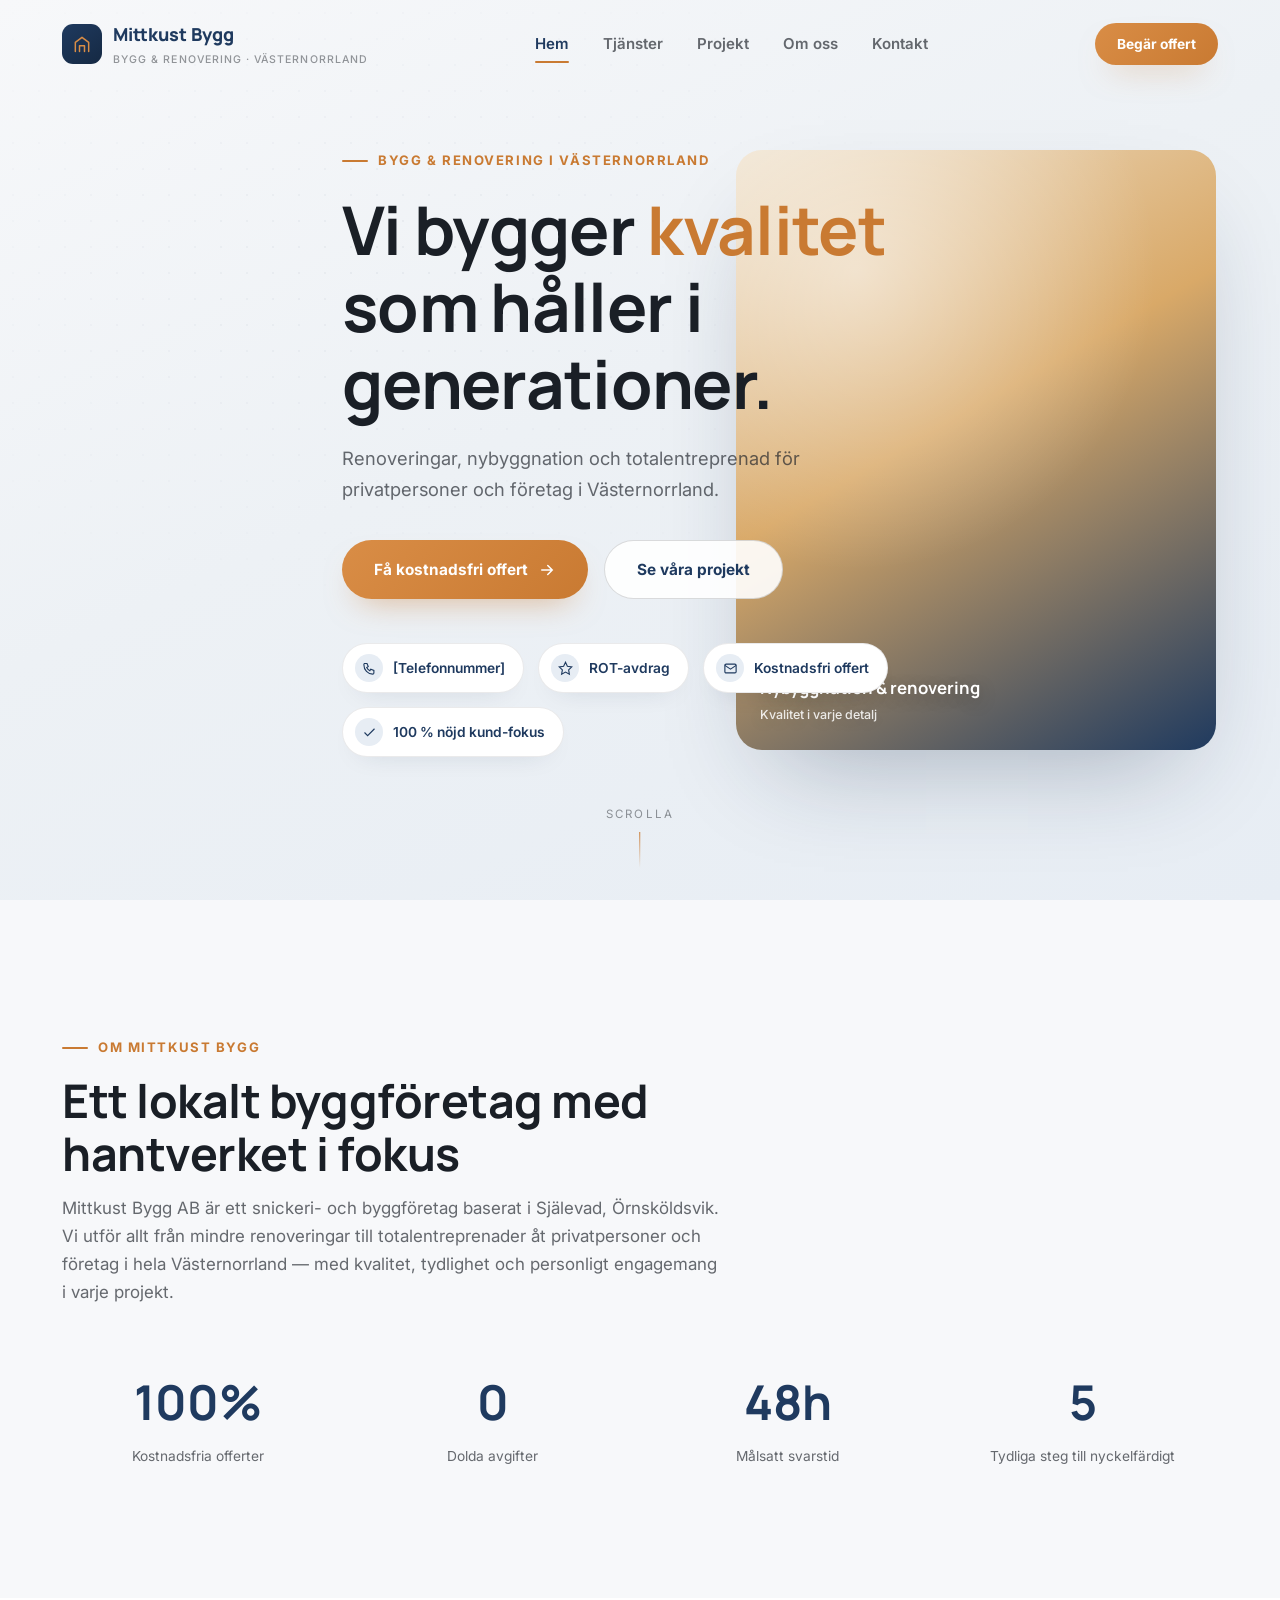
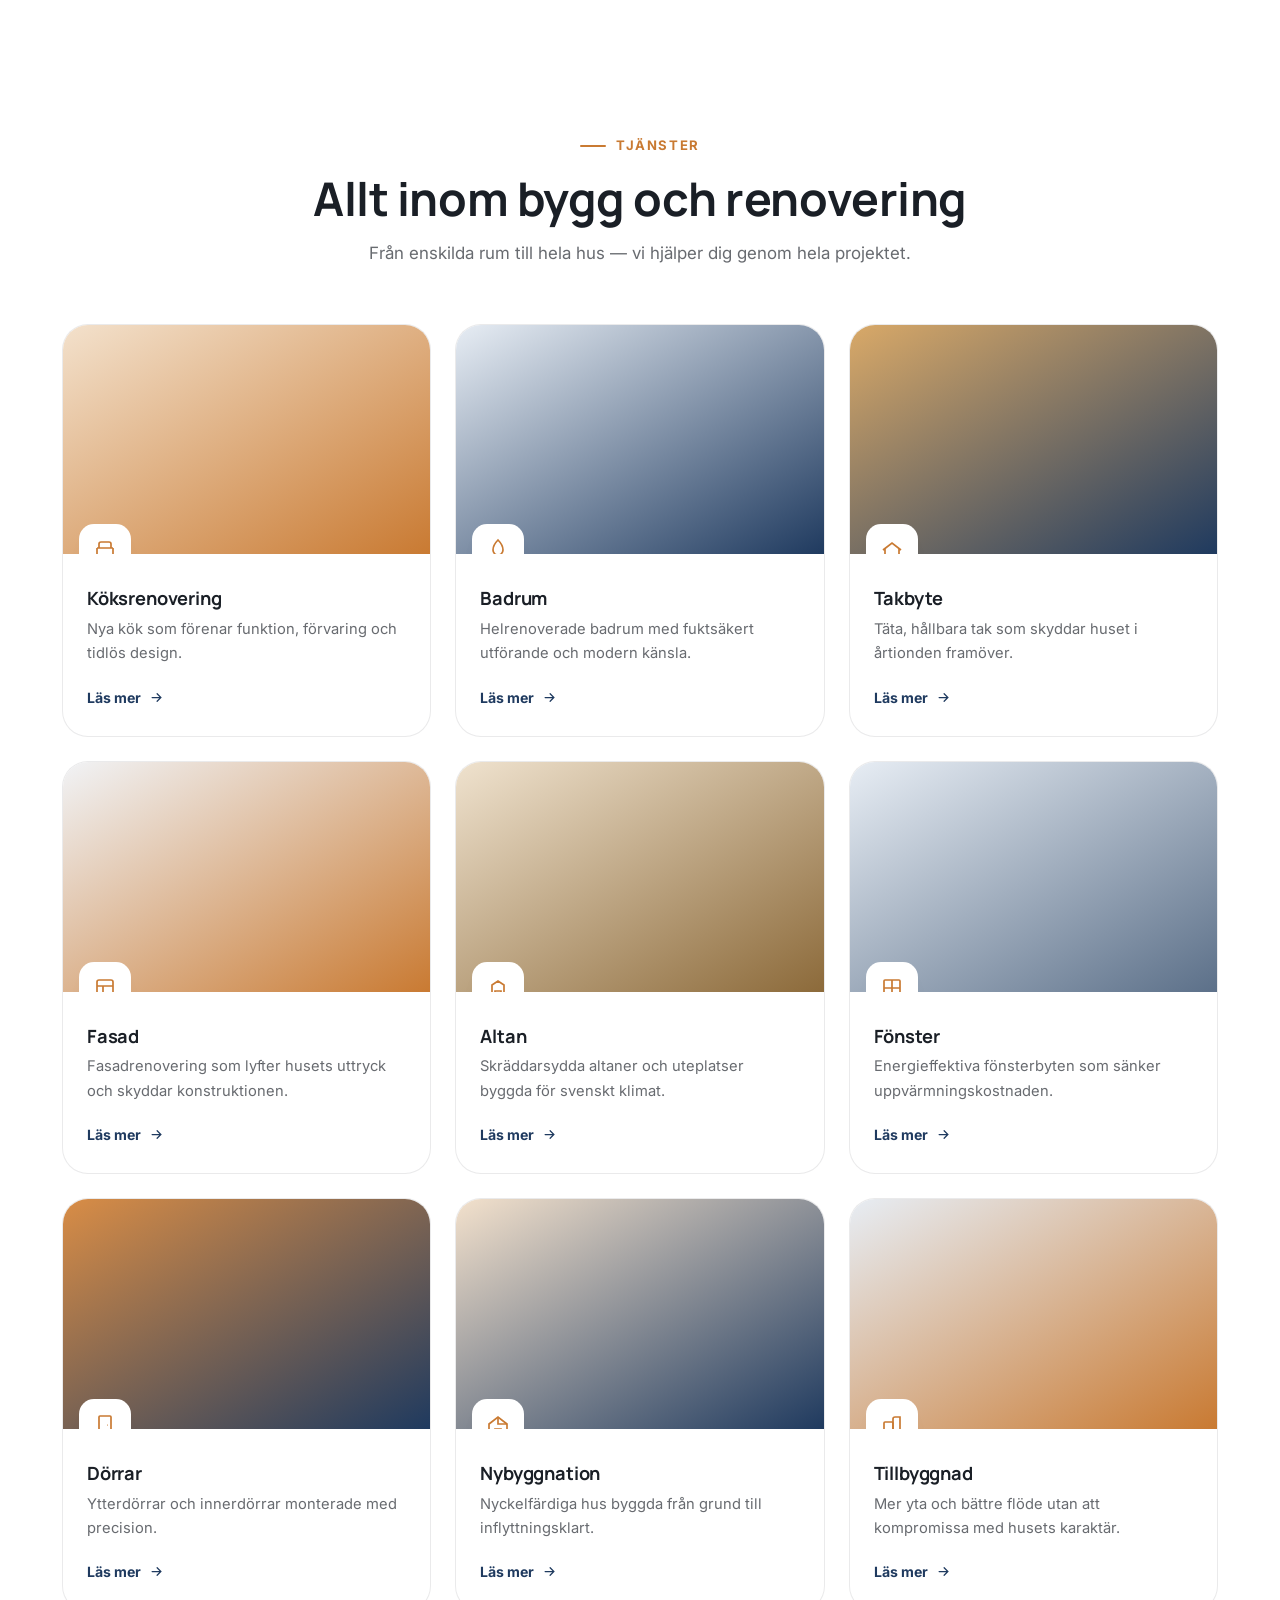
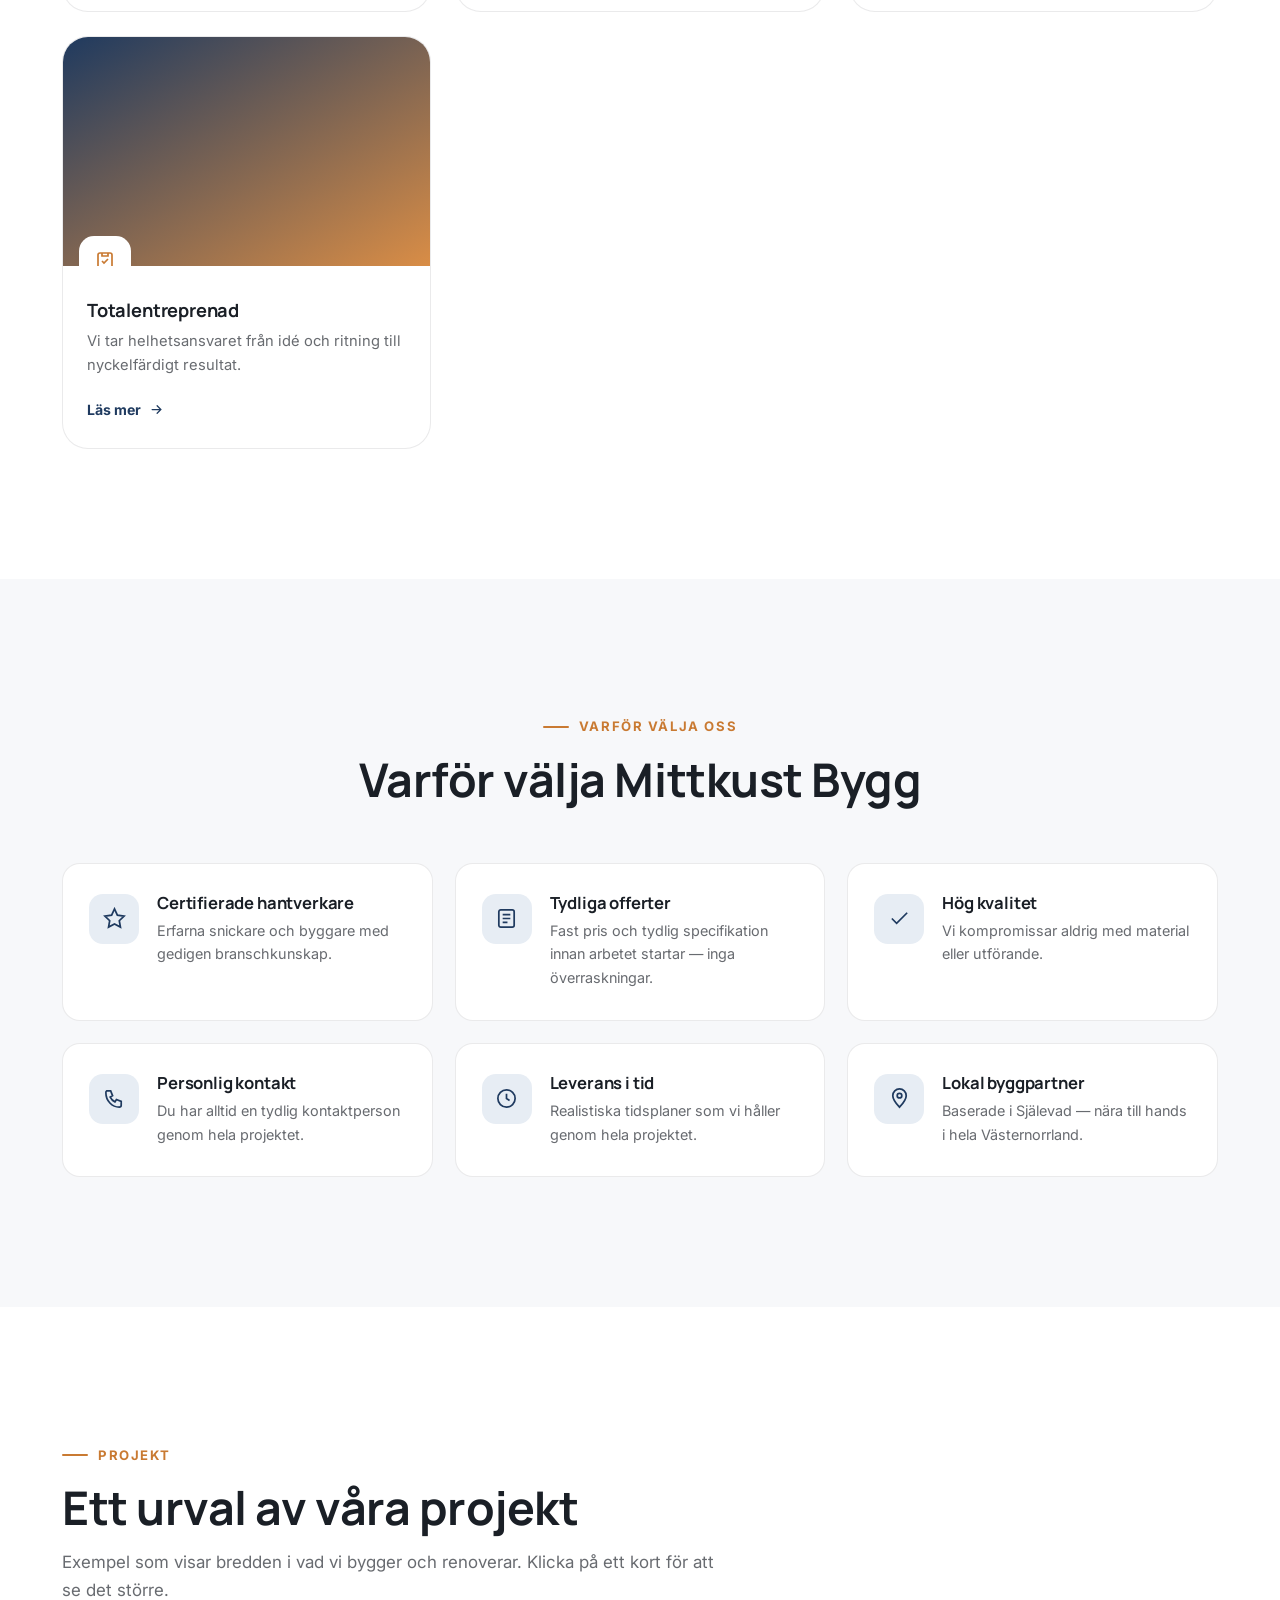
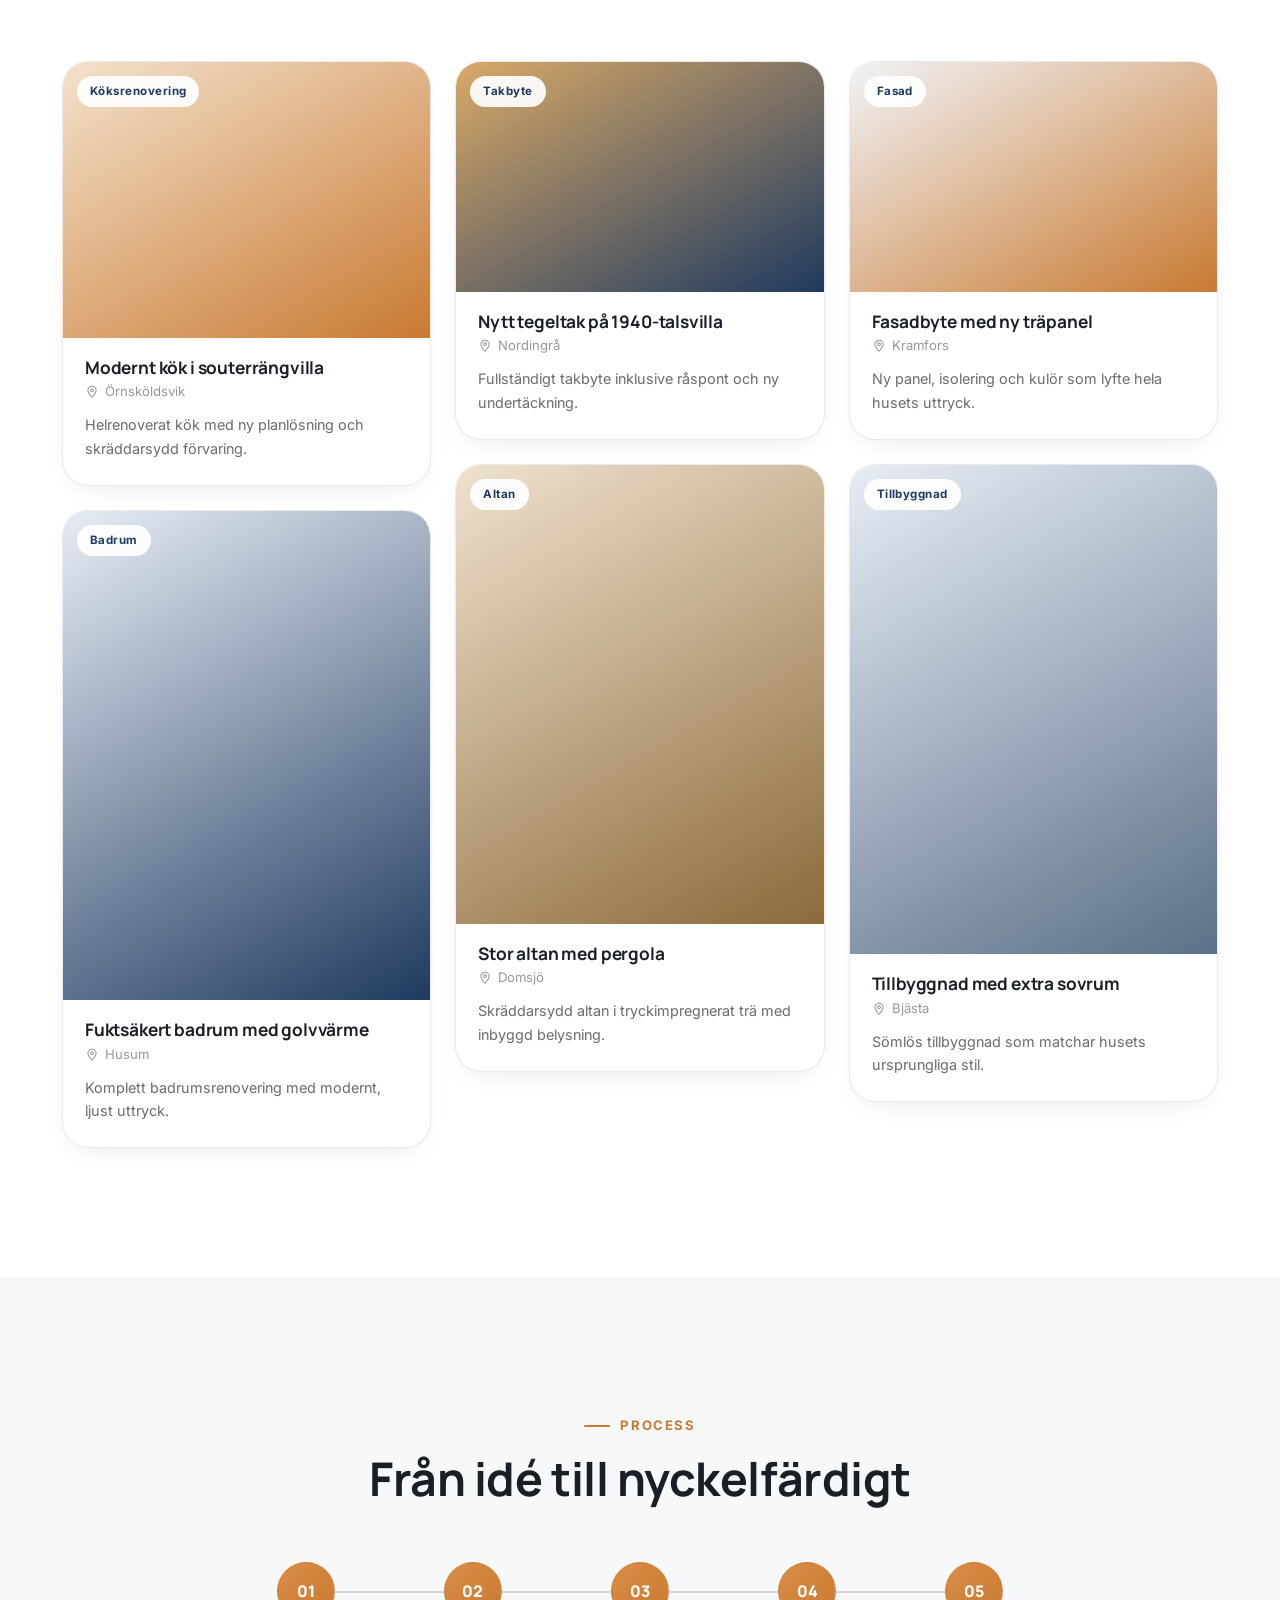
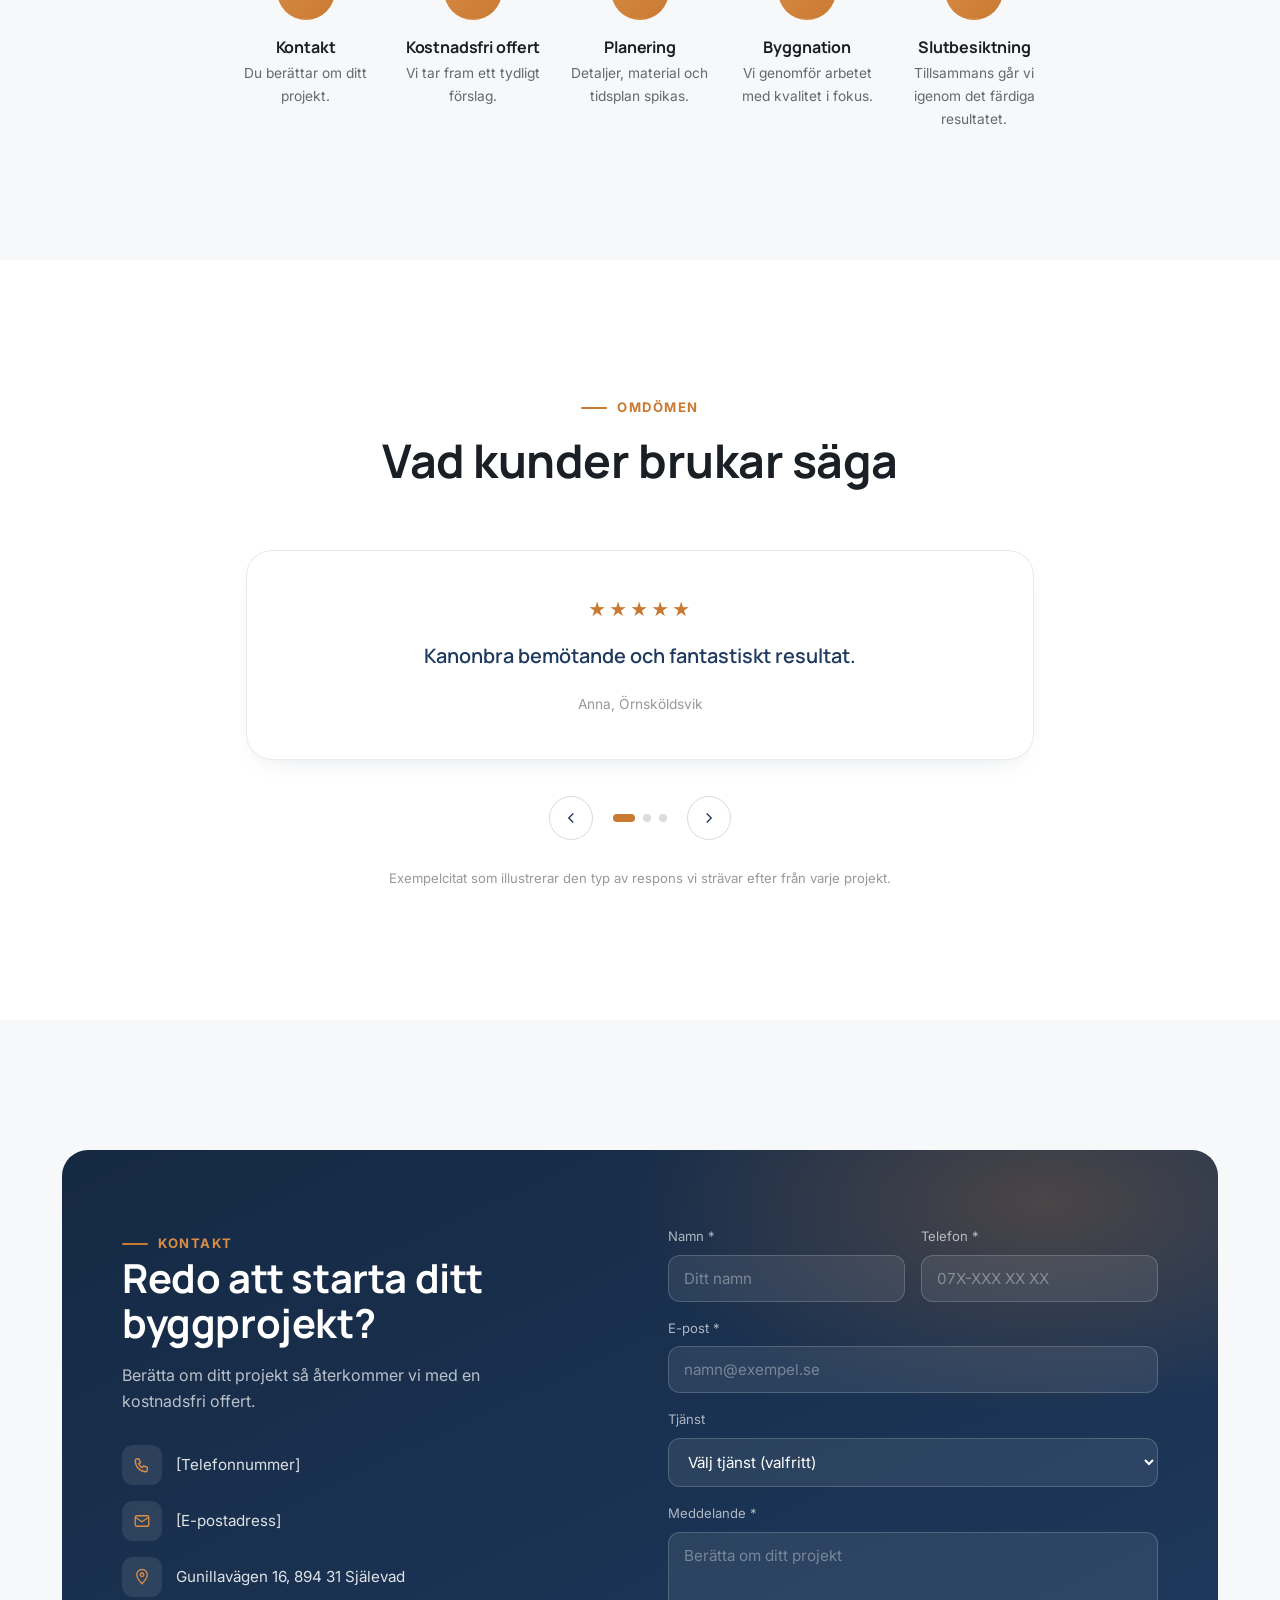
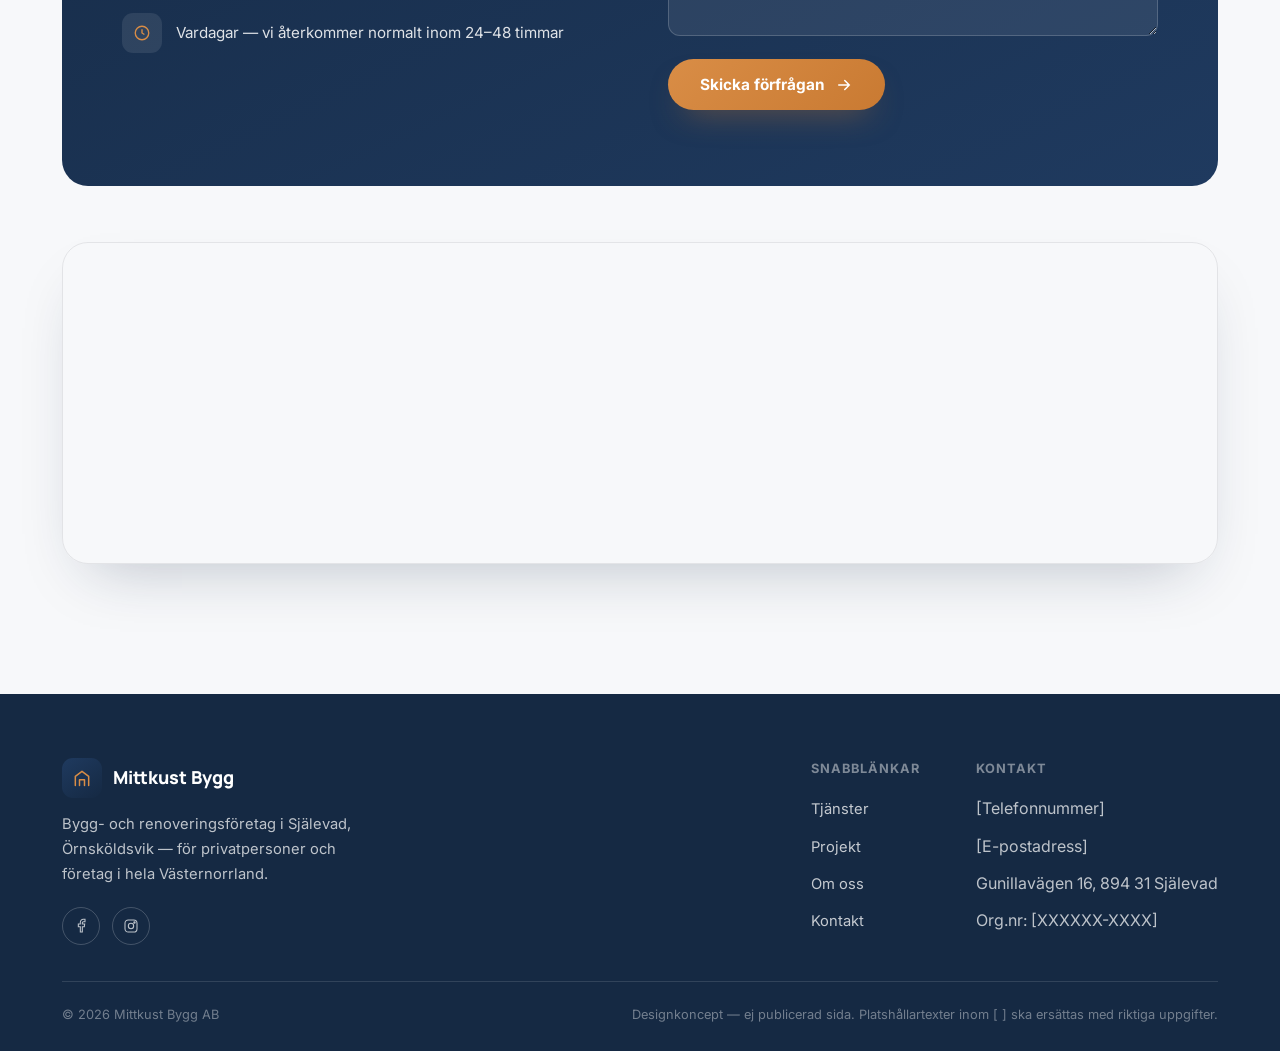
<file: mittkustbygg.html>
<!DOCTYPE html>
<html lang="sv">
<head>
<meta charset="UTF-8">
<meta name="viewport" content="width=device-width, initial-scale=1.0">
<title>Mittkust Bygg — Bygg & renovering i Västernorrland</title>
<meta name="description" content="Mittkust Bygg AB i Själevad, Örnsköldsvik. Köksrenovering, badrum, takbyte, tillbyggnad och totalentreprenad för privatpersoner i Västernorrland. Kostnadsfri offert.">
<meta name="theme-color" content="#1F3A5F">
<link rel="icon" href="data:image/svg+xml,%3Csvg xmlns='http://www.w3.org/2000/svg' viewBox='0 0 32 32'%3E%3Crect width='32' height='32' rx='9' fill='%231F3A5F'/%3E%3Cpath d='M8 22V14L16 8L24 14V22' stroke='%23D98D46' stroke-width='2.2' fill='none' stroke-linecap='round' stroke-linejoin='round'/%3E%3C/svg%3E">

<meta property="og:type" content="website">
<meta property="og:title" content="Mittkust Bygg — Bygg & renovering i Västernorrland">
<meta property="og:description" content="Vi bygger kvalitet som håller i generationer. Renoveringar, nybyggnation och totalentreprenad i Västernorrland.">
<meta name="twitter:card" content="summary_large_image">

<link rel="preconnect" href="https://fonts.googleapis.com">
<link rel="preconnect" href="https://fonts.gstatic.com" crossorigin>
<link href="https://fonts.googleapis.com/css2?family=Inter:wght@400;500;600;700&family=Manrope:wght@600;700;800&display=swap" rel="stylesheet">
<link rel="stylesheet" href="mittkustbygg.css">

<script type="application/ld+json">
{
  "@context": "https://schema.org",
  "@type": "HomeAndConstructionBusiness",
  "name": "Mittkust Bygg AB",
  "description": "Bygg- och renoveringsföretag i Örnsköldsvik som utför köksrenovering, badrum, takbyte, tillbyggnad och totalentreprenad i Västernorrland.",
  "address": {
    "@type": "PostalAddress",
    "streetAddress": "Gunillavägen 16",
    "postalCode": "894 31",
    "addressLocality": "Själevad",
    "addressCountry": "SE"
  },
  "areaServed": "Västernorrland"
}
</script>
</head>
<body>

<a href="#main" class="skip-link">Hoppa till innehåll</a>

<header class="navbar" id="siteNav">
  <div class="wrap nav-inner">
    <a href="#hem" class="brand">
      <span class="mark" aria-hidden="true">
        <svg viewBox="0 0 24 24" fill="none" stroke="currentColor" stroke-width="1.8" stroke-linecap="round" stroke-linejoin="round"><path d="M4 21V10L12 4L20 10V21"/><path d="M9 21V14H15V21"/></svg>
      </span>
      <span>Mittkust Bygg<small>Bygg &amp; renovering · Västernorrland</small></span>
    </a>
    <nav class="nav-links" aria-label="Huvudmeny">
      <a href="#hem" data-nav="hem">Hem</a>
      <a href="#tjanster" data-nav="tjanster">Tjänster</a>
      <a href="#projekt" data-nav="projekt">Projekt</a>
      <a href="#om" data-nav="om">Om oss</a>
      <a href="#kontakt" data-nav="kontakt">Kontakt</a>
    </nav>
    <div class="nav-cta">
      <a href="#kontakt" class="btn btn-wood btn-sm">Begär offert</a>
      <button id="navToggle" aria-label="Öppna meny" aria-expanded="false">
        <svg width="22" height="22" viewBox="0 0 24 24" fill="none" stroke="currentColor" stroke-width="1.8" stroke-linecap="round"><line x1="4" y1="7" x2="20" y2="7"/><line x1="4" y1="12" x2="20" y2="12"/><line x1="4" y1="17" x2="20" y2="17"/></svg>
      </button>
    </div>
  </div>
</header>

<div class="nav-mobile" id="navMobile">
  <a href="#hem">Hem</a>
  <a href="#tjanster">Tjänster</a>
  <a href="#projekt">Projekt</a>
  <a href="#om">Om oss</a>
  <a href="#kontakt">Kontakt</a>
</div>

<main id="main">

  <!-- HERO -->
  <section class="hero" id="hem">
    <div class="hero-bg" aria-hidden="true"></div>
    <div class="hero-photo" aria-hidden="true">
      <div class="ph"></div>
      <div class="cap">Nybyggnation &amp; renovering<span>Kvalitet i varje detalj</span></div>
    </div>
    <div class="wrap hero-content">
      <span class="eyebrow">Bygg &amp; renovering i Västernorrland</span>
      <h1>Vi bygger <em>kvalitet</em> som håller i generationer.</h1>
      <p class="lead">Renoveringar, nybyggnation och totalentreprenad för privatpersoner och företag i Västernorrland.</p>
      <div class="hero-actions">
        <a href="#kontakt" class="btn btn-wood">
          Få kostnadsfri offert
          <svg viewBox="0 0 24 24" fill="none" stroke="currentColor" stroke-width="2" stroke-linecap="round"><path d="M5 12h14M13 6l6 6-6 6"/></svg>
        </a>
        <a href="#projekt" class="btn btn-ghost">Se våra projekt</a>
      </div>
      <div class="hero-badges">
        <span class="hero-badge"><span class="ic"><svg viewBox="0 0 24 24" fill="none" stroke="currentColor" stroke-width="1.8"><path d="M4 4h4l2 5-2.5 1.5a11 11 0 0 0 5 5L14 13l5 2v4a2 2 0 0 1-2 2C9.5 21 3 14.5 3 6a2 2 0 0 1 1-2Z"/></svg></span>[Telefonnummer]</span>
        <span class="hero-badge"><span class="ic"><svg viewBox="0 0 24 24" fill="none" stroke="currentColor" stroke-width="1.8"><path d="M12 2 15 8.5 22 9.5 17 14.3 18.2 21 12 17.7 5.8 21 7 14.3 2 9.5 9 8.5Z"/></svg></span>ROT-avdrag</span>
        <span class="hero-badge"><span class="ic"><svg viewBox="0 0 24 24" fill="none" stroke="currentColor" stroke-width="1.8"><rect x="3" y="5" width="18" height="14" rx="2"/><path d="m3 7 9 6 9-6"/></svg></span>Kostnadsfri offert</span>
        <span class="hero-badge"><span class="ic"><svg viewBox="0 0 24 24" fill="none" stroke="currentColor" stroke-width="1.8"><path d="M20 6 9 17l-5-5"/></svg></span>100 % nöjd kund-fokus</span>
      </div>
    </div>
    <div class="scroll-cue"><span>Scrolla</span><span class="line"></span></div>
  </section>

  <!-- OM OSS -->
  <section class="bg-soft" id="om">
    <div class="wrap">
      <div class="section-head reveal">
        <span class="eyebrow">Om Mittkust Bygg</span>
        <h2>Ett lokalt byggföretag med hantverket i fokus</h2>
        <p>Mittkust Bygg AB är ett snickeri- och byggföretag baserat i Själevad, Örnsköldsvik. Vi utför allt från mindre renoveringar till totalentreprenader åt privatpersoner och företag i hela Västernorrland — med kvalitet, tydlighet och personligt engagemang i varje projekt.</p>
      </div>
      <div class="stats-strip">
        <div class="stat reveal" style="--d:0s;"><strong data-count="100" data-suffix="%">0%</strong><span>Kostnadsfria offerter</span></div>
        <div class="stat reveal" style="--d:.05s;"><strong data-count="0">0</strong><span>Dolda avgifter</span></div>
        <div class="stat reveal" style="--d:.1s;"><strong data-count="48" data-suffix="h">0h</strong><span>Målsatt svarstid</span></div>
        <div class="stat reveal" style="--d:.15s;"><strong data-count="5">0</strong><span>Tydliga steg till nyckelfärdigt</span></div>
      </div>
    </div>
  </section>

  <!-- TJÄNSTER -->
  <section id="tjanster">
    <div class="wrap">
      <div class="section-head center reveal">
        <span class="eyebrow">Tjänster</span>
        <h2>Allt inom bygg och renovering</h2>
        <p>Från enskilda rum till hela hus — vi hjälper dig genom hela projektet.</p>
      </div>
      <div class="services-grid">

        <article class="service-card reveal" style="--d:0s;">
          <div class="thumb"><div class="ph" style="background:linear-gradient(150deg,#F3E1CC,#C97A32);"></div><span class="ic"><svg viewBox="0 0 24 24" fill="none" stroke="currentColor" stroke-width="1.7"><path d="M4 10h16M6 10V6a2 2 0 0 1 2-2h8a2 2 0 0 1 2 2v4M4 10v10h16V10"/></svg></span></div>
          <div class="body"><h3>Köksrenovering</h3><p>Nya kök som förenar funktion, förvaring och tidlös design.</p><a href="#kontakt" class="more">Läs mer<svg viewBox="0 0 24 24" fill="none" stroke="currentColor" stroke-width="2" stroke-linecap="round"><path d="M5 12h14M13 6l6 6-6 6"/></svg></a></div>
        </article>

        <article class="service-card reveal" style="--d:.05s;">
          <div class="thumb"><div class="ph" style="background:linear-gradient(150deg,#E7EDF4,#1F3A5F);"></div><span class="ic"><svg viewBox="0 0 24 24" fill="none" stroke="currentColor" stroke-width="1.7"><path d="M12 2c3 3 5 6.5 5 10a5 5 0 0 1-10 0c0-3.5 2-7 5-10Z"/></svg></span></div>
          <div class="body"><h3>Badrum</h3><p>Helrenoverade badrum med fuktsäkert utförande och modern känsla.</p><a href="#kontakt" class="more">Läs mer<svg viewBox="0 0 24 24" fill="none" stroke="currentColor" stroke-width="2" stroke-linecap="round"><path d="M5 12h14M13 6l6 6-6 6"/></svg></a></div>
        </article>

        <article class="service-card reveal" style="--d:.1s;">
          <div class="thumb"><div class="ph" style="background:linear-gradient(150deg,#D9A968,#1F3A5F);"></div><span class="ic"><svg viewBox="0 0 24 24" fill="none" stroke="currentColor" stroke-width="1.7"><path d="M3 12 12 5l9 7M5 10.5V20h14v-9.5"/></svg></span></div>
          <div class="body"><h3>Takbyte</h3><p>Täta, hållbara tak som skyddar huset i årtionden framöver.</p><a href="#kontakt" class="more">Läs mer<svg viewBox="0 0 24 24" fill="none" stroke="currentColor" stroke-width="2" stroke-linecap="round"><path d="M5 12h14M13 6l6 6-6 6"/></svg></a></div>
        </article>

        <article class="service-card reveal" style="--d:0s;">
          <div class="thumb"><div class="ph" style="background:linear-gradient(150deg,#F1F3F6,#C97A32);"></div><span class="ic"><svg viewBox="0 0 24 24" fill="none" stroke="currentColor" stroke-width="1.7"><rect x="4" y="4" width="16" height="16" rx="2"/><path d="M4 10h16M10 10v10"/></svg></span></div>
          <div class="body"><h3>Fasad</h3><p>Fasadrenovering som lyfter husets uttryck och skyddar konstruktionen.</p><a href="#kontakt" class="more">Läs mer<svg viewBox="0 0 24 24" fill="none" stroke="currentColor" stroke-width="2" stroke-linecap="round"><path d="M5 12h14M13 6l6 6-6 6"/></svg></a></div>
        </article>

        <article class="service-card reveal" style="--d:.05s;">
          <div class="thumb"><div class="ph" style="background:linear-gradient(150deg,#EFE2CE,#8C6A3A);"></div><span class="ic"><svg viewBox="0 0 24 24" fill="none" stroke="currentColor" stroke-width="1.7"><path d="M4 21h16M6 21V9l6-4 6 4v12M9 21v-6h6v6"/></svg></span></div>
          <div class="body"><h3>Altan</h3><p>Skräddarsydda altaner och uteplatser byggda för svenskt klimat.</p><a href="#kontakt" class="more">Läs mer<svg viewBox="0 0 24 24" fill="none" stroke="currentColor" stroke-width="2" stroke-linecap="round"><path d="M5 12h14M13 6l6 6-6 6"/></svg></a></div>
        </article>

        <article class="service-card reveal" style="--d:.1s;">
          <div class="thumb"><div class="ph" style="background:linear-gradient(150deg,#E7EDF4,#5C7089);"></div><span class="ic"><svg viewBox="0 0 24 24" fill="none" stroke="currentColor" stroke-width="1.7"><rect x="4" y="4" width="16" height="16" rx="1"/><path d="M12 4v16M4 12h16"/></svg></span></div>
          <div class="body"><h3>Fönster</h3><p>Energieffektiva fönsterbyten som sänker uppvärmningskostnaden.</p><a href="#kontakt" class="more">Läs mer<svg viewBox="0 0 24 24" fill="none" stroke="currentColor" stroke-width="2" stroke-linecap="round"><path d="M5 12h14M13 6l6 6-6 6"/></svg></a></div>
        </article>

        <article class="service-card reveal" style="--d:0s;">
          <div class="thumb"><div class="ph" style="background:linear-gradient(150deg,#D98D46,#1F3A5F);"></div><span class="ic"><svg viewBox="0 0 24 24" fill="none" stroke="currentColor" stroke-width="1.7"><rect x="6" y="3" width="12" height="18" rx="1"/><circle cx="14.5" cy="12" r=".6" fill="currentColor" stroke="none"/></svg></span></div>
          <div class="body"><h3>Dörrar</h3><p>Ytterdörrar och innerdörrar monterade med precision.</p><a href="#kontakt" class="more">Läs mer<svg viewBox="0 0 24 24" fill="none" stroke="currentColor" stroke-width="2" stroke-linecap="round"><path d="M5 12h14M13 6l6 6-6 6"/></svg></a></div>
        </article>

        <article class="service-card reveal" style="--d:.05s;">
          <div class="thumb"><div class="ph" style="background:linear-gradient(150deg,#F3E1CC,#1F3A5F);"></div><span class="ic"><svg viewBox="0 0 24 24" fill="none" stroke="currentColor" stroke-width="1.7"><path d="M3 21V11L12 4l9 7v10"/><path d="M12 4v7h9M9 21v-5h6v5"/></svg></span></div>
          <div class="body"><h3>Nybyggnation</h3><p>Nyckelfärdiga hus byggda från grund till inflyttningsklart.</p><a href="#kontakt" class="more">Läs mer<svg viewBox="0 0 24 24" fill="none" stroke="currentColor" stroke-width="2" stroke-linecap="round"><path d="M5 12h14M13 6l6 6-6 6"/></svg></a></div>
        </article>

        <article class="service-card reveal" style="--d:.1s;">
          <div class="thumb"><div class="ph" style="background:linear-gradient(150deg,#E7EDF4,#C97A32);"></div><span class="ic"><svg viewBox="0 0 24 24" fill="none" stroke="currentColor" stroke-width="1.7"><rect x="4" y="9" width="9" height="12" rx="1"/><path d="M13 21V6a2 2 0 0 1 2-2h5v17"/></svg></span></div>
          <div class="body"><h3>Tillbyggnad</h3><p>Mer yta och bättre flöde utan att kompromissa med husets karaktär.</p><a href="#kontakt" class="more">Läs mer<svg viewBox="0 0 24 24" fill="none" stroke="currentColor" stroke-width="2" stroke-linecap="round"><path d="M5 12h14M13 6l6 6-6 6"/></svg></a></div>
        </article>

        <article class="service-card reveal" style="--d:0s;">
          <div class="thumb"><div class="ph" style="background:linear-gradient(150deg,#1F3A5F,#D98D46);"></div><span class="ic"><svg viewBox="0 0 24 24" fill="none" stroke="currentColor" stroke-width="1.7"><rect x="5" y="3" width="14" height="18" rx="2"/><path d="M9 3v3h6V3M9 11l2 2 4-4"/></svg></span></div>
          <div class="body"><h3>Totalentreprenad</h3><p>Vi tar helhetsansvaret från idé och ritning till nyckelfärdigt resultat.</p><a href="#kontakt" class="more">Läs mer<svg viewBox="0 0 24 24" fill="none" stroke="currentColor" stroke-width="2" stroke-linecap="round"><path d="M5 12h14M13 6l6 6-6 6"/></svg></a></div>
        </article>

      </div>
    </div>
  </section>

  <!-- VARFÖR VÄLJA OSS -->
  <section class="bg-soft">
    <div class="wrap">
      <div class="section-head center reveal">
        <span class="eyebrow">Varför välja oss</span>
        <h2>Varför välja Mittkust Bygg</h2>
      </div>
      <div class="why-grid">
        <div class="why-card reveal" style="--d:0s;">
          <span class="ic"><svg viewBox="0 0 24 24" fill="none" stroke="currentColor" stroke-width="1.8"><path d="M12 2 15 8.5 22 9.5 17 14.3 18.2 21 12 17.7 5.8 21 7 14.3 2 9.5 9 8.5Z"/></svg></span>
          <div><h3>Certifierade hantverkare</h3><p>Erfarna snickare och byggare med gedigen branschkunskap.</p></div>
        </div>
        <div class="why-card reveal" style="--d:.05s;">
          <span class="ic"><svg viewBox="0 0 24 24" fill="none" stroke="currentColor" stroke-width="1.8"><rect x="4" y="3" width="16" height="18" rx="2"/><path d="M8 8h8M8 12h8M8 16h5"/></svg></span>
          <div><h3>Tydliga offerter</h3><p>Fast pris och tydlig specifikation innan arbetet startar — inga överraskningar.</p></div>
        </div>
        <div class="why-card reveal" style="--d:.1s;">
          <span class="ic"><svg viewBox="0 0 24 24" fill="none" stroke="currentColor" stroke-width="1.8"><path d="M20 6 9 17l-5-5"/></svg></span>
          <div><h3>Hög kvalitet</h3><p>Vi kompromissar aldrig med material eller utförande.</p></div>
        </div>
        <div class="why-card reveal" style="--d:0s;">
          <span class="ic"><svg viewBox="0 0 24 24" fill="none" stroke="currentColor" stroke-width="1.8"><path d="M4 4h4l2 5-2.5 1.5a11 11 0 0 0 5 5L14 13l5 2v4a2 2 0 0 1-2 2C9.5 21 3 14.5 3 6a2 2 0 0 1 1-2Z"/></svg></span>
          <div><h3>Personlig kontakt</h3><p>Du har alltid en tydlig kontaktperson genom hela projektet.</p></div>
        </div>
        <div class="why-card reveal" style="--d:.05s;">
          <span class="ic"><svg viewBox="0 0 24 24" fill="none" stroke="currentColor" stroke-width="1.8"><circle cx="12" cy="12" r="9"/><path d="M12 7v5l3.2 2"/></svg></span>
          <div><h3>Leverans i tid</h3><p>Realistiska tidsplaner som vi håller genom hela projektet.</p></div>
        </div>
        <div class="why-card reveal" style="--d:.1s;">
          <span class="ic"><svg viewBox="0 0 24 24" fill="none" stroke="currentColor" stroke-width="1.8"><path d="M12 21s-7-7.5-7-12a7 7 0 0 1 14 0c0 4.5-7 12-7 12Z"/><circle cx="12" cy="9" r="2.4"/></svg></span>
          <div><h3>Lokal byggpartner</h3><p>Baserade i Själevad — nära till hands i hela Västernorrland.</p></div>
        </div>
      </div>
    </div>
  </section>

  <!-- PROJEKT -->
  <section id="projekt">
    <div class="wrap">
      <div class="section-head reveal">
        <span class="eyebrow">Projekt</span>
        <h2>Ett urval av våra projekt</h2>
        <p>Exempel som visar bredden i vad vi bygger och renoverar. Klicka på ett kort för att se det större.</p>
      </div>
      <div class="project-grid" id="projectGrid">

        <article class="project-card reveal" style="--d:0s;" data-title="Köksrenovering" data-meta="Örnsköldsvik · Köksrenovering">
          <div class="thumb" style="aspect-ratio:4/3;"><div class="ph" style="position:absolute; inset:0; background:linear-gradient(150deg,#F3E1CC,#C97A32);"></div><span class="tag">Köksrenovering</span></div>
          <div class="info"><h3>Modernt kök i souterrängvilla</h3><div class="place"><svg viewBox="0 0 24 24" fill="none" stroke="currentColor" stroke-width="1.8"><path d="M12 21s-7-7.5-7-12a7 7 0 0 1 14 0c0 4.5-7 12-7 12Z"/><circle cx="12" cy="9" r="2.4"/></svg>Örnsköldsvik</div><p>Helrenoverat kök med ny planlösning och skräddarsydd förvaring.</p></div>
        </article>

        <article class="project-card reveal" style="--d:.05s;" data-title="Badrumsrenovering" data-meta="Husum · Badrum">
          <div class="thumb" style="aspect-ratio:3/4;"><div class="ph" style="position:absolute; inset:0; background:linear-gradient(150deg,#E7EDF4,#1F3A5F);"></div><span class="tag">Badrum</span></div>
          <div class="info"><h3>Fuktsäkert badrum med golvvärme</h3><div class="place"><svg viewBox="0 0 24 24" fill="none" stroke="currentColor" stroke-width="1.8"><path d="M12 21s-7-7.5-7-12a7 7 0 0 1 14 0c0 4.5-7 12-7 12Z"/><circle cx="12" cy="9" r="2.4"/></svg>Husum</div><p>Komplett badrumsrenovering med modernt, ljust uttryck.</p></div>
        </article>

        <article class="project-card reveal" style="--d:.1s;" data-title="Takbyte" data-meta="Nordingrå · Takbyte">
          <div class="thumb" style="aspect-ratio:16/10;"><div class="ph" style="position:absolute; inset:0; background:linear-gradient(150deg,#D9A968,#1F3A5F);"></div><span class="tag">Takbyte</span></div>
          <div class="info"><h3>Nytt tegeltak på 1940-talsvilla</h3><div class="place"><svg viewBox="0 0 24 24" fill="none" stroke="currentColor" stroke-width="1.8"><path d="M12 21s-7-7.5-7-12a7 7 0 0 1 14 0c0 4.5-7 12-7 12Z"/><circle cx="12" cy="9" r="2.4"/></svg>Nordingrå</div><p>Fullständigt takbyte inklusive råspont och ny undertäckning.</p></div>
        </article>

        <article class="project-card reveal" style="--d:0s;" data-title="Altanbygge" data-meta="Domsjö · Altan">
          <div class="thumb" style="aspect-ratio:4/5;"><div class="ph" style="position:absolute; inset:0; background:linear-gradient(150deg,#EFE2CE,#8C6A3A);"></div><span class="tag">Altan</span></div>
          <div class="info"><h3>Stor altan med pergola</h3><div class="place"><svg viewBox="0 0 24 24" fill="none" stroke="currentColor" stroke-width="1.8"><path d="M12 21s-7-7.5-7-12a7 7 0 0 1 14 0c0 4.5-7 12-7 12Z"/><circle cx="12" cy="9" r="2.4"/></svg>Domsjö</div><p>Skräddarsydd altan i tryckimpregnerat trä med inbyggd belysning.</p></div>
        </article>

        <article class="project-card reveal" style="--d:.05s;" data-title="Fasadrenovering" data-meta="Kramfors · Fasad">
          <div class="thumb" style="aspect-ratio:16/10;"><div class="ph" style="position:absolute; inset:0; background:linear-gradient(150deg,#F1F3F6,#C97A32);"></div><span class="tag">Fasad</span></div>
          <div class="info"><h3>Fasadbyte med ny träpanel</h3><div class="place"><svg viewBox="0 0 24 24" fill="none" stroke="currentColor" stroke-width="1.8"><path d="M12 21s-7-7.5-7-12a7 7 0 0 1 14 0c0 4.5-7 12-7 12Z"/><circle cx="12" cy="9" r="2.4"/></svg>Kramfors</div><p>Ny panel, isolering och kulör som lyfte hela husets uttryck.</p></div>
        </article>

        <article class="project-card reveal" style="--d:.1s;" data-title="Tillbyggnad" data-meta="Bjästa · Tillbyggnad">
          <div class="thumb" style="aspect-ratio:3/4;"><div class="ph" style="position:absolute; inset:0; background:linear-gradient(150deg,#E7EDF4,#5C7089);"></div><span class="tag">Tillbyggnad</span></div>
          <div class="info"><h3>Tillbyggnad med extra sovrum</h3><div class="place"><svg viewBox="0 0 24 24" fill="none" stroke="currentColor" stroke-width="1.8"><path d="M12 21s-7-7.5-7-12a7 7 0 0 1 14 0c0 4.5-7 12-7 12Z"/><circle cx="12" cy="9" r="2.4"/></svg>Bjästa</div><p>Sömlös tillbyggnad som matchar husets ursprungliga stil.</p></div>
        </article>

      </div>
    </div>
  </section>

  <!-- PROCESS -->
  <section class="bg-soft">
    <div class="wrap">
      <div class="section-head center reveal">
        <span class="eyebrow">Process</span>
        <h2>Från idé till nyckelfärdigt</h2>
      </div>
      <div class="process-list">
        <div class="process-line-h" aria-hidden="true"></div>
        <div class="process-step reveal" style="--d:0s;"><div class="node">01</div><h3>Kontakt</h3><p>Du berättar om ditt projekt.</p></div>
        <div class="process-step reveal" style="--d:.05s;"><div class="node">02</div><h3>Kostnadsfri offert</h3><p>Vi tar fram ett tydligt förslag.</p></div>
        <div class="process-step reveal" style="--d:.1s;"><div class="node">03</div><h3>Planering</h3><p>Detaljer, material och tidsplan spikas.</p></div>
        <div class="process-step reveal" style="--d:.15s;"><div class="node">04</div><h3>Byggnation</h3><p>Vi genomför arbetet med kvalitet i fokus.</p></div>
        <div class="process-step reveal" style="--d:.2s;"><div class="node">05</div><h3>Slutbesiktning</h3><p>Tillsammans går vi igenom det färdiga resultatet.</p></div>
      </div>
    </div>
  </section>

  <!-- OMDÖMEN -->
  <section>
    <div class="wrap">
      <div class="section-head center reveal">
        <span class="eyebrow">Omdömen</span>
        <h2>Vad kunder brukar säga</h2>
      </div>
      <div class="t-stage reveal">
        <div class="t-track" id="tTrack">
          <div class="t-slide"><div class="t-card"><div class="stars" aria-label="5 av 5 stjärnor">★★★★★</div><blockquote>Kanonbra bemötande och fantastiskt resultat.</blockquote><div class="who">Anna, Örnsköldsvik</div></div></div>
          <div class="t-slide"><div class="t-card"><div class="stars" aria-label="5 av 5 stjärnor">★★★★★</div><blockquote>Höll tidsplanen och överträffade våra förväntningar.</blockquote><div class="who">Erik, Kramfors</div></div></div>
          <div class="t-slide"><div class="t-card"><div class="stars" aria-label="5 av 5 stjärnor">★★★★★</div><blockquote>Tydlig offert från start och riktigt fint hantverk.</blockquote><div class="who">Maria, Husum</div></div></div>
        </div>
        <div class="t-controls">
          <button id="tPrev" aria-label="Föregående omdöme"><svg width="18" height="18" viewBox="0 0 24 24" fill="none" stroke="currentColor" stroke-width="1.8"><polyline points="15 6 9 12 15 18"/></svg></button>
          <div class="t-dots" id="tDots"></div>
          <button id="tNext" aria-label="Nästa omdöme"><svg width="18" height="18" viewBox="0 0 24 24" fill="none" stroke="currentColor" stroke-width="1.8"><polyline points="9 6 15 12 9 18"/></svg></button>
        </div>
      </div>
      <p class="t-note reveal">Exempelcitat som illustrerar den typ av respons vi strävar efter från varje projekt.</p>
    </div>
  </section>

  <!-- KONTAKT -->
  <section class="bg-soft" id="kontakt">
    <div class="wrap">
      <div class="contact-cta reveal">
        <div class="contact-grid">
          <div class="contact-info">
            <span class="eyebrow" style="color:#D98D46;">Kontakt</span>
            <h2>Redo att starta ditt byggprojekt?</h2>
            <p>Berätta om ditt projekt så återkommer vi med en kostnadsfri offert.</p>
            <div class="contact-detail">
              <span class="ic"><svg viewBox="0 0 24 24" fill="none" stroke="currentColor" stroke-width="1.8"><path d="M4 4h4l2 5-2.5 1.5a11 11 0 0 0 5 5L14 13l5 2v4a2 2 0 0 1-2 2C9.5 21 3 14.5 3 6a2 2 0 0 1 1-2Z"/></svg></span>
              <span>[Telefonnummer]</span>
            </div>
            <div class="contact-detail">
              <span class="ic"><svg viewBox="0 0 24 24" fill="none" stroke="currentColor" stroke-width="1.8"><rect x="3" y="5" width="18" height="14" rx="2"/><path d="m3 7 9 6 9-6"/></svg></span>
              <span>[E-postadress]</span>
            </div>
            <div class="contact-detail">
              <span class="ic"><svg viewBox="0 0 24 24" fill="none" stroke="currentColor" stroke-width="1.8"><path d="M12 21s-7-7.5-7-12a7 7 0 0 1 14 0c0 4.5-7 12-7 12Z"/><circle cx="12" cy="9" r="2.4"/></svg></span>
              <a href="https://www.google.com/maps/search/?api=1&query=Gunillav%C3%A4gen+16,+894+31+Sj%C3%A4levad" target="_blank" rel="noopener">Gunillavägen 16, 894 31 Själevad</a>
            </div>
            <div class="contact-detail">
              <span class="ic"><svg viewBox="0 0 24 24" fill="none" stroke="currentColor" stroke-width="1.8"><circle cx="12" cy="12" r="9"/><path d="M12 7v5l3.2 2"/></svg></span>
              <span>Vardagar — vi återkommer normalt inom 24–48 timmar</span>
            </div>
          </div>
          <form class="contact-form" id="contactForm" novalidate>
            <div class="row">
              <div class="field">
                <label for="cName">Namn *</label>
                <input type="text" id="cName" name="name" placeholder="Ditt namn" required>
              </div>
              <div class="field">
                <label for="cPhone">Telefon *</label>
                <input type="tel" id="cPhone" name="phone" placeholder="07X-XXX XX XX" required>
              </div>
            </div>
            <div class="field">
              <label for="cEmail">E-post *</label>
              <input type="email" id="cEmail" name="email" placeholder="namn@exempel.se" required>
            </div>
            <div class="field">
              <label for="cService">Tjänst</label>
              <select id="cService" name="service">
                <option value="" selected>Välj tjänst (valfritt)</option>
                <option>Köksrenovering</option>
                <option>Badrum</option>
                <option>Takbyte</option>
                <option>Fasad</option>
                <option>Altan</option>
                <option>Fönster</option>
                <option>Dörrar</option>
                <option>Nybyggnation</option>
                <option>Tillbyggnad</option>
                <option>Totalentreprenad</option>
              </select>
            </div>
            <div class="field">
              <label for="cMsg">Meddelande *</label>
              <textarea id="cMsg" name="message" rows="4" placeholder="Berätta om ditt projekt" required></textarea>
            </div>
            <button type="submit" class="btn btn-wood" style="align-self:flex-start;">
              Skicka förfrågan
              <svg viewBox="0 0 24 24" fill="none" stroke="currentColor" stroke-width="2" stroke-linecap="round"><path d="M5 12h14M13 6l6 6-6 6"/></svg>
            </button>
            <div class="form-success" id="contactSuccess">
              <svg viewBox="0 0 24 24" fill="none" stroke="currentColor" stroke-width="1.8"><path d="M20 6 9 17l-5-5"/></svg>
              <span>Tack, <strong id="successName"></strong>! Din förfrågan är mottagen — vi hör av oss snart.</span>
            </div>
          </form>
        </div>
      </div>
      <div class="map-frame reveal">
        <iframe src="https://www.google.com/maps?q=Gunillav%C3%A4gen+16,+894+31+Sj%C3%A4levad&output=embed" loading="lazy" referrerpolicy="no-referrer-when-downgrade" title="Karta till Mittkust Bygg, Gunillavägen 16, Själevad"></iframe>
      </div>
    </div>
  </section>

</main>

<footer>
  <div class="wrap">
    <div class="footer-grid">
      <div>
        <a href="#hem" class="brand">
          <span class="mark" aria-hidden="true"><svg viewBox="0 0 24 24" fill="none" stroke="currentColor" stroke-width="1.8" stroke-linecap="round" stroke-linejoin="round"><path d="M4 21V10L12 4L20 10V21"/><path d="M9 21V14H15V21"/></svg></span>
          Mittkust Bygg
        </a>
        <p class="desc">Bygg- och renoveringsföretag i Själevad, Örnsköldsvik — för privatpersoner och företag i hela Västernorrland.</p>
        <div class="footer-social">
          <a href="#" aria-label="Facebook"><svg width="16" height="16" viewBox="0 0 24 24" fill="none" stroke="currentColor" stroke-width="1.6"><path d="M14 21v-8h3l.5-4H14V7a1.5 1.5 0 0 1 1.5-1.5H18V2h-2.5A4.5 4.5 0 0 0 11 6.5V9H8v4h3v8Z"/></svg></a>
          <a href="#" aria-label="Instagram"><svg width="16" height="16" viewBox="0 0 24 24" fill="none" stroke="currentColor" stroke-width="1.6"><rect x="3" y="3" width="18" height="18" rx="5"/><circle cx="12" cy="12" r="4"/><circle cx="17.2" cy="6.8" r="1"/></svg></a>
        </div>
      </div>
      <div class="footer-links">
        <div>
          <h5>Snabblänkar</h5>
          <ul>
            <li><a href="#tjanster">Tjänster</a></li>
            <li><a href="#projekt">Projekt</a></li>
            <li><a href="#om">Om oss</a></li>
            <li><a href="#kontakt">Kontakt</a></li>
          </ul>
        </div>
        <div>
          <h5>Kontakt</h5>
          <ul>
            <li><span>[Telefonnummer]</span></li>
            <li><span>[E-postadress]</span></li>
            <li><span>Gunillavägen 16, 894 31 Själevad</span></li>
            <li><span>Org.nr: [XXXXXX-XXXX]</span></li>
          </ul>
        </div>
      </div>
    </div>
    <div class="footer-bottom">
      <span>© 2026 Mittkust Bygg AB</span>
      <span>Designkoncept — ej publicerad sida. Platshållartexter inom [ ] ska ersättas med riktiga uppgifter.</span>
    </div>
  </div>
</footer>

<button class="to-top" id="toTop" aria-label="Tillbaka till toppen">
  <svg viewBox="0 0 24 24" fill="none" stroke="currentColor" stroke-width="1.8"><line x1="12" y1="19" x2="12" y2="5"/><polyline points="5 12 12 5 19 12"/></svg>
</button>

<div class="lightbox" id="lightbox" role="dialog" aria-modal="true" aria-label="Projektbild">
  <div class="lightbox-stage" id="lbStage">
    <div id="lbImg" style="position:absolute; inset:0;"></div>
    <div class="lightbox-cap"><strong id="lbTitle"></strong><span id="lbMeta"></span></div>
  </div>
  <button class="lb-prev" id="lbPrev" aria-label="Föregående bild"><svg width="18" height="18" viewBox="0 0 24 24" fill="none" stroke="currentColor" stroke-width="1.8"><polyline points="15 6 9 12 15 18"/></svg></button>
  <button class="lb-next" id="lbNext" aria-label="Nästa bild"><svg width="18" height="18" viewBox="0 0 24 24" fill="none" stroke="currentColor" stroke-width="1.8"><polyline points="9 6 15 12 9 18"/></svg></button>
  <button class="lb-close" id="lbClose" aria-label="Stäng"><svg width="18" height="18" viewBox="0 0 24 24" fill="none" stroke="currentColor" stroke-width="1.8"><line x1="6" y1="6" x2="18" y2="18"/><line x1="6" y1="18" x2="18" y2="6"/></svg></button>
</div>

<script src="mittkustbygg.js"></script>
</body>
</html>
</file>
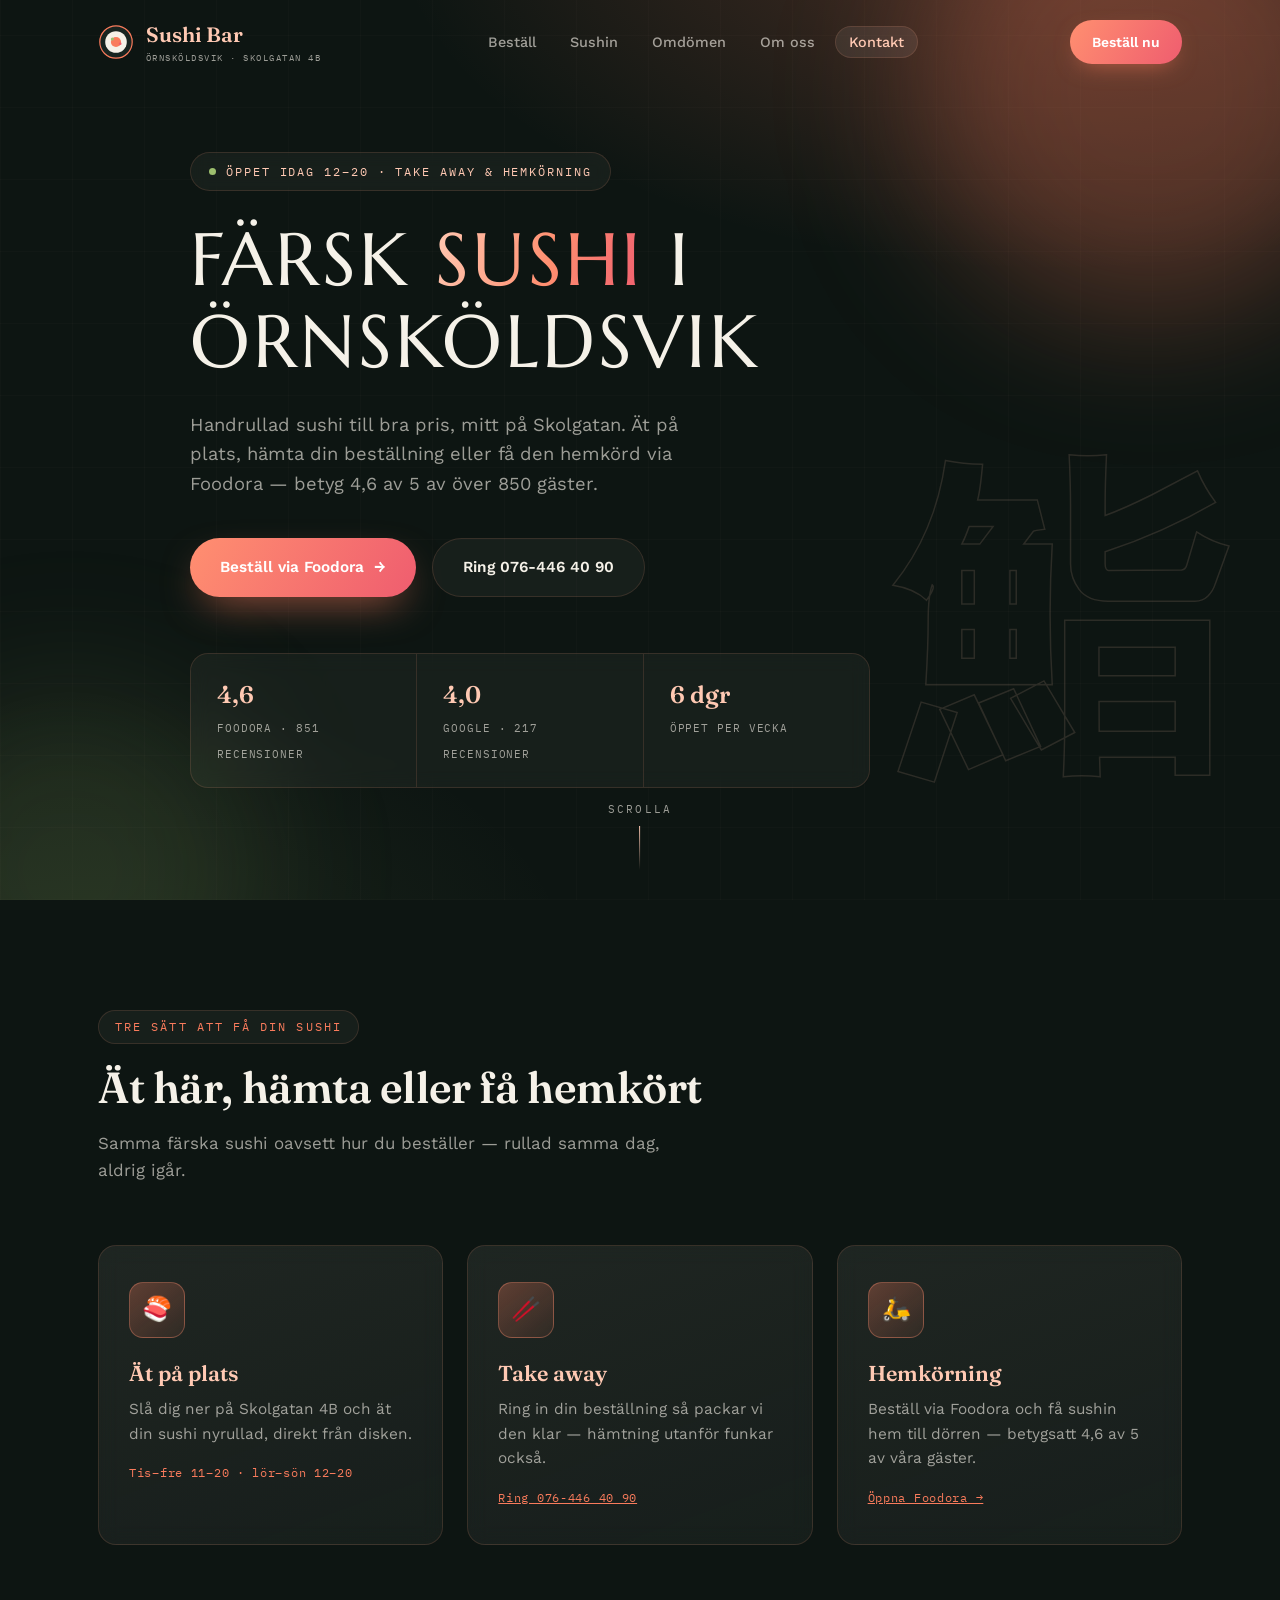
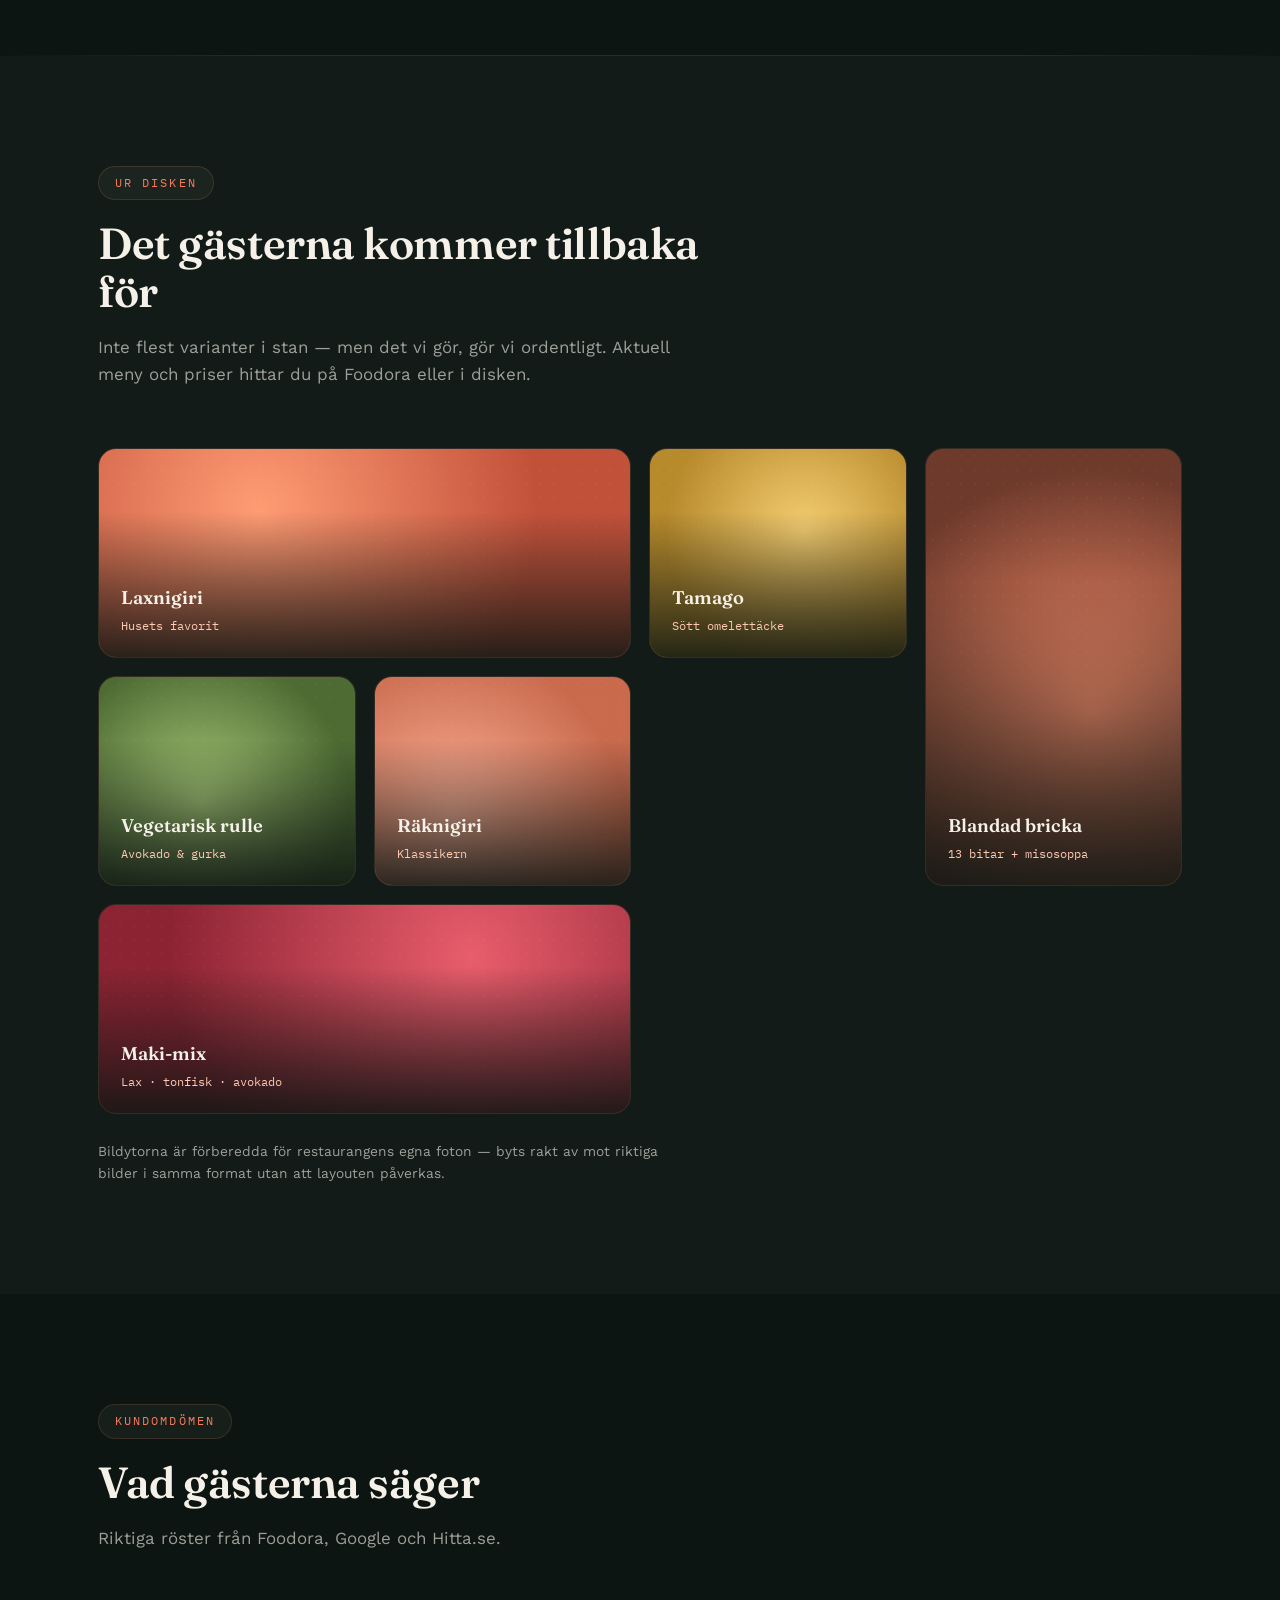
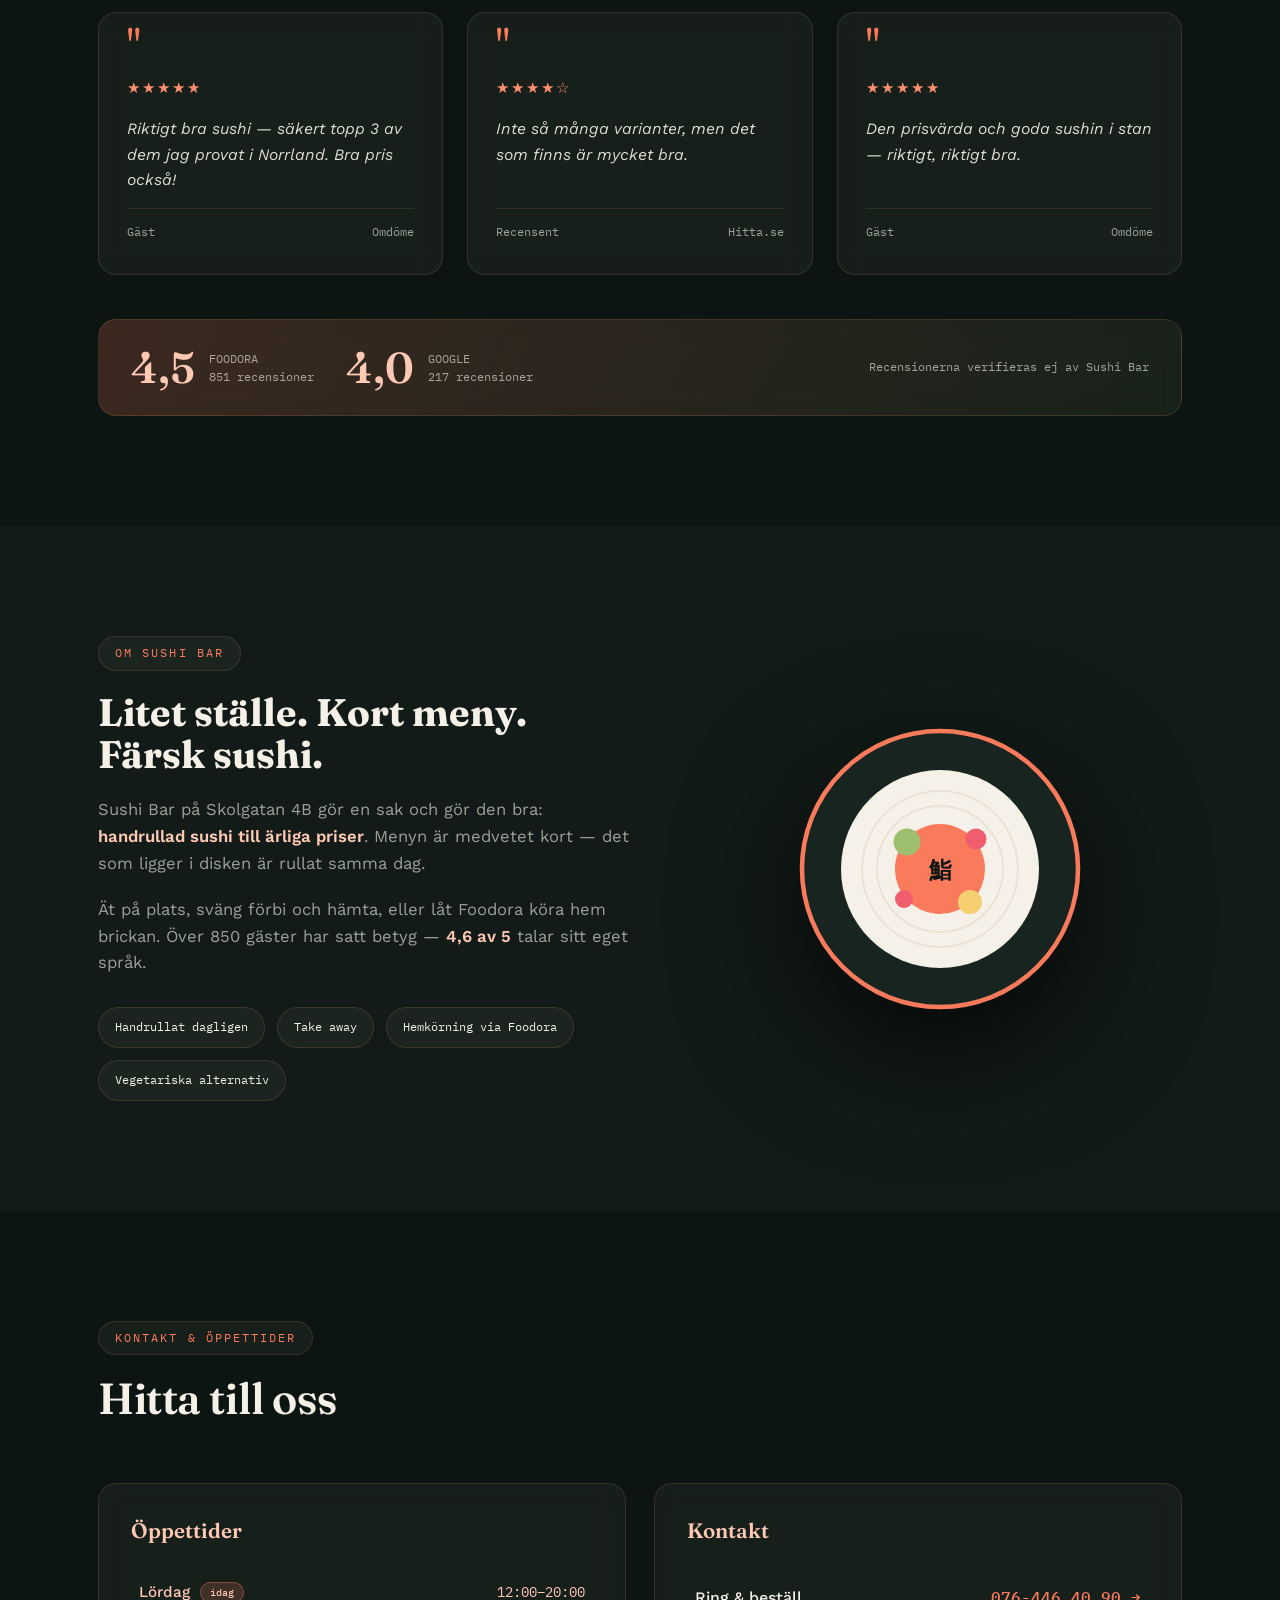
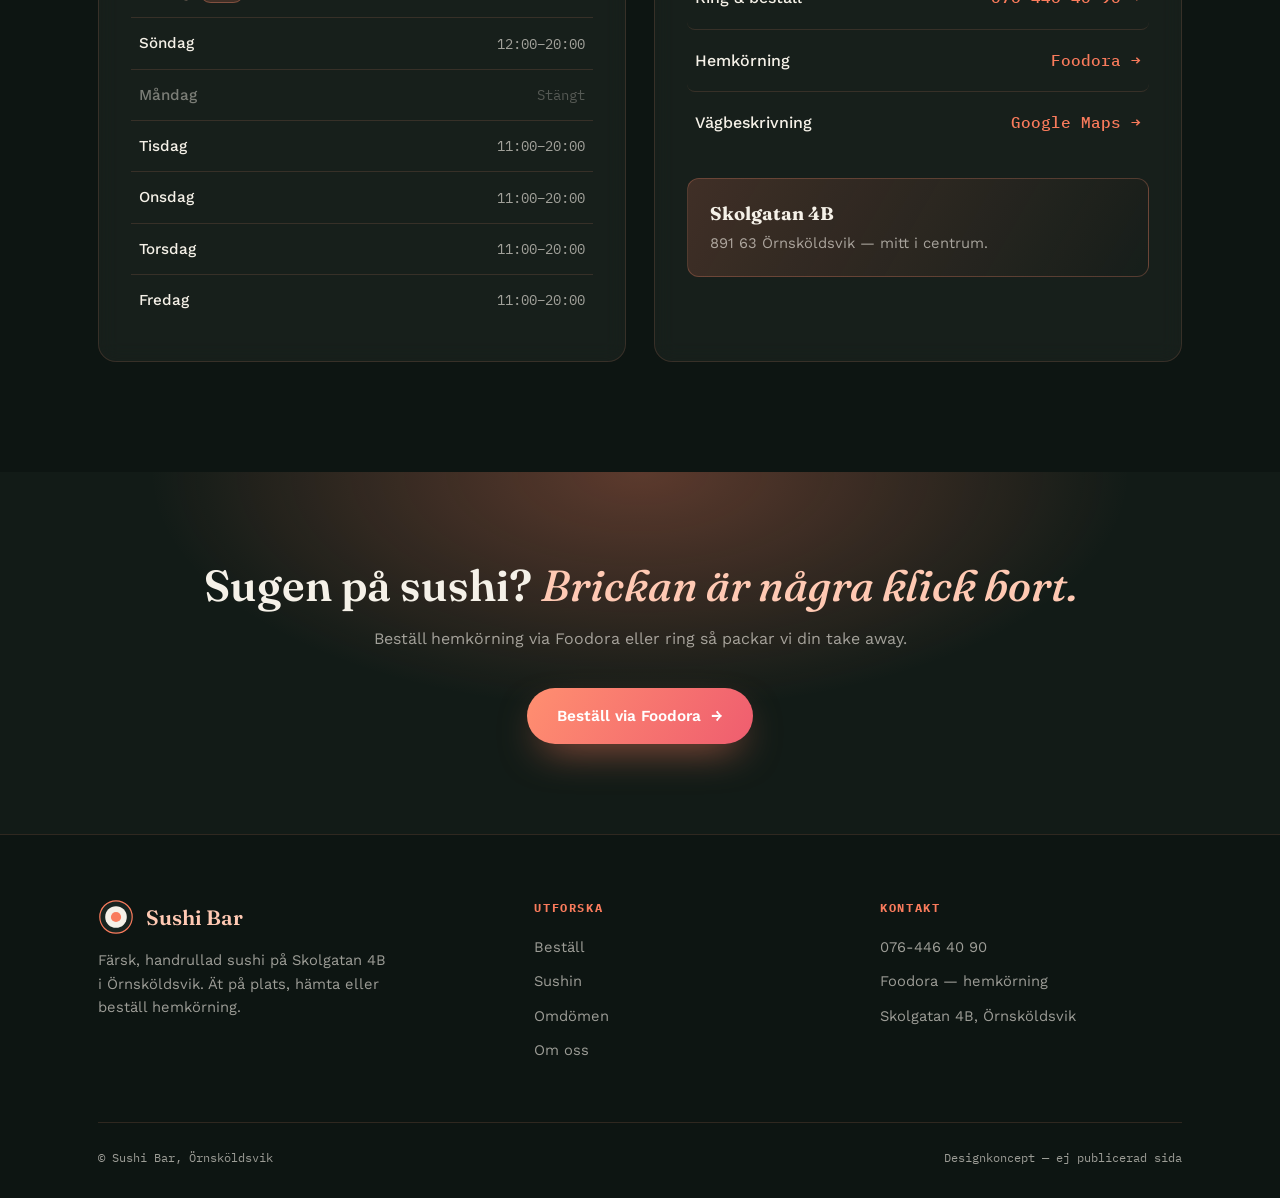
<file: sushi-bar-premium.html>
<!DOCTYPE html>
<html lang="sv">
<head>
<meta charset="UTF-8">
<meta name="viewport" content="width=device-width, initial-scale=1.0">
<title>Sushi Bar — Färsk sushi i Örnsköldsvik</title>
<meta name="description" content="Sushi Bar på Skolgatan 4B i Örnsköldsvik. Färsk sushi till bra pris — ät på plats, hämta eller beställ hemkörning via Foodora. Ring 076-446 40 90.">
<meta property="og:title" content="Sushi Bar — Färsk sushi i Örnsköldsvik">
<meta property="og:description" content="4,6 av 5 på Foodora. Ät på plats, take away eller hemkörning.">
<meta property="og:type" content="website">
<link rel="preconnect" href="https://fonts.googleapis.com">
<link rel="preconnect" href="https://fonts.gstatic.com" crossorigin>
<link href="https://fonts.googleapis.com/css2?family=Fraunces:ital,opsz,wght@0,9..144,400;0,9..144,500;0,9..144,600;1,9..144,500&family=Marcellus&family=Work+Sans:wght@400;500;600&family=IBM+Plex+Mono:wght@400;500&display=swap" rel="stylesheet">
<style>
  /* ============================================================
     SUSHI BAR — PREMIUM DARK
     Palett: nori-mörkgrön / laxrosa-korall / risvit / wasabi
     ============================================================ */
  :root{
    --bg:#0D1512;
    --bg-2:#121B17;
    --surface:rgba(245,241,232,.045);
    --surface-strong:rgba(245,241,232,.08);
    --line:rgba(255,159,124,.14);
    --salmon:#F97B5C;
    --salmon-bright:#FF8F70;
    --coral:#EF5D6F;
    --salmon-soft:#FFC9B3;
    --wasabi:#9DBF6E;
    --text:#F5F1E8;
    --text-dim:rgba(245,241,232,.62);
    --radius:18px;
    --radius-sm:12px;
    --ease:cubic-bezier(.22,1,.36,1);
  }
  *{box-sizing:border-box; margin:0; padding:0;}
  html{scroll-behavior:smooth;}
  body{
    background:var(--bg);
    color:var(--text);
    font-family:'Work Sans', sans-serif;
    -webkit-font-smoothing:antialiased;
    overflow-x:hidden;
    line-height:1.6;
  }
  h1,h2,h3{font-family:'Fraunces', serif; line-height:1.1;}
  a{color:inherit;}
  :focus-visible{outline:3px solid var(--salmon); outline-offset:3px; border-radius:4px;}
  .wrap{max-width:1140px; margin:0 auto; padding:0 28px;}

  /* =============== LOADER =============== */
  .loader{
    position:fixed; inset:0; z-index:200;
    background:var(--bg);
    display:flex; flex-direction:column; align-items:center; justify-content:center; gap:18px;
    transition:opacity .6s ease, visibility .6s;
  }
  .loader.done{opacity:0; visibility:hidden;}
  .loader svg{width:70px; height:70px;}
  .loader .ring-draw{
    stroke-dasharray:170; stroke-dashoffset:170;
    animation:draw 1s var(--ease) .1s forwards;
  }
  .loader .center-dot{opacity:0; animation:fadeIn .4s ease .9s forwards;}
  .loader .word{
    font-family:'Marcellus', serif; font-size:1.05rem; letter-spacing:.3em;
    text-transform:uppercase; color:var(--salmon-soft);
    opacity:0; animation:fadeIn .6s ease .6s forwards;
  }
  @keyframes draw{to{stroke-dashoffset:0;}}
  @keyframes fadeIn{to{opacity:1;}}

  /* =============== REVEALS =============== */
  .reveal{
    opacity:0; transform:translateY(30px);
    transition:opacity .85s var(--ease), transform .85s var(--ease);
    transition-delay:var(--d,0s);
  }
  .reveal.in{opacity:1; transform:none;}
  .reveal-scale{transform:scale(.94) translateY(18px);}
  .reveal-scale.in{transform:none;}

  /* =============== NAVBAR =============== */
  header.site{
    position:fixed; top:0; left:0; right:0; z-index:100;
    transition:background .35s, box-shadow .35s, border-color .35s;
    border-bottom:1px solid transparent;
  }
  header.site.scrolled{
    background:rgba(13,21,18,.74);
    backdrop-filter:blur(16px) saturate(1.3);
    -webkit-backdrop-filter:blur(16px) saturate(1.3);
    border-bottom-color:var(--line);
    box-shadow:0 12px 40px -20px rgba(0,0,0,.8);
  }
  nav.wrap{display:flex; align-items:center; justify-content:space-between; padding-top:18px; padding-bottom:18px; transition:padding .3s;}
  header.site.scrolled nav.wrap{padding-top:12px; padding-bottom:12px;}
  .brandmark{display:flex; align-items:center; gap:12px; text-decoration:none;}
  .maki{width:36px; height:36px; flex:none; transition:transform .5s var(--ease);}
  .brandmark:hover .maki{transform:rotate(120deg);}
  .brand-name{font-family:'Fraunces', serif; font-weight:600; font-size:1.3rem; color:var(--salmon-soft);}
  .brand-sub{font-family:'IBM Plex Mono', monospace; font-size:.58rem; letter-spacing:.16em; text-transform:uppercase; color:var(--text-dim);}
  nav ul{list-style:none; display:flex; gap:6px;}
  nav ul a{
    text-decoration:none; font-size:.9rem; font-weight:500; color:var(--text-dim);
    padding:8px 14px; border-radius:999px;
    transition:color .25s, background .25s;
  }
  nav ul a:hover{color:var(--text);}
  nav ul a.active{
    color:var(--salmon-soft);
    background:var(--surface-strong);
    box-shadow:inset 0 0 0 1px var(--line);
  }
  .nav-cta{
    background:linear-gradient(120deg, var(--salmon-bright), var(--coral)); color:#fff; text-decoration:none;
    padding:11px 22px; border-radius:999px; font-weight:600; font-size:.87rem;
    position:relative; overflow:hidden; white-space:nowrap;
    transition:transform .25s var(--ease), box-shadow .25s;
    box-shadow:0 8px 24px -10px rgba(249,123,92,.7);
  }
  .nav-cta::before{
    content:""; position:absolute; top:0; left:-80%; width:55%; height:100%;
    background:linear-gradient(100deg, transparent, rgba(255,255,255,.3), transparent);
    transform:skewX(-20deg); transition:left .55s ease;
  }
  .nav-cta:hover{transform:translateY(-2px);}
  .nav-cta:hover::before{left:135%;}
  .nav-toggle{display:none;}

  /* =============== HERO =============== */
  .hero{
    min-height:100svh;
    display:flex; align-items:center;
    position:relative; overflow:hidden;
    padding:140px 0 100px;
    background:
      radial-gradient(1100px 600px at 82% -10%, rgba(249,123,92,.26), transparent 60%),
      radial-gradient(800px 500px at 8% 110%, rgba(157,191,110,.1), transparent 60%),
      var(--bg);
  }
  .hero-grid-lines{
    position:absolute; inset:0; pointer-events:none; opacity:.5;
    background-image:
      repeating-linear-gradient(0deg, rgba(255,201,179,.04) 0 1px, transparent 1px 72px),
      repeating-linear-gradient(90deg, rgba(255,201,179,.04) 0 1px, transparent 1px 72px);
  }
  .hero-orb{position:absolute; border-radius:50%; filter:blur(70px); pointer-events:none; will-change:transform;}
  .orb-1{width:460px; height:460px; background:rgba(249,123,92,.28); top:-140px; right:-100px;}
  .orb-2{width:380px; height:380px; background:rgba(157,191,110,.12); bottom:-160px; left:-120px;}
  .hero-glyph{
    position:absolute; right:4%; top:50%; transform:translateY(-50%);
    font-family:'Fraunces', serif; font-weight:600; font-size:clamp(13rem,26vw,24rem);
    color:transparent;
    -webkit-text-stroke:1.5px rgba(255,201,179,.13);
    line-height:1; pointer-events:none; user-select:none; will-change:transform;
  }
  .hero .wrap{position:relative; z-index:2;}
  .stage{opacity:0; transform:translateY(28px); animation:rise .95s var(--ease) forwards;}
  .stage.s1{animation-delay:1.1s;} .stage.s2{animation-delay:1.25s;}
  .stage.s3{animation-delay:1.4s;} .stage.s4{animation-delay:1.55s;}
  .stage.s5{animation-delay:1.75s;}
  @keyframes rise{to{opacity:1; transform:none;}}
  .hero-eyebrow{
    display:inline-flex; align-items:center; gap:10px;
    font-family:'IBM Plex Mono', monospace; font-size:.75rem; letter-spacing:.16em;
    text-transform:uppercase; color:var(--salmon-soft);
    padding:9px 18px; border-radius:999px;
    background:var(--surface); border:1px solid var(--line);
    backdrop-filter:blur(8px);
    margin-bottom:28px;
  }
  .hero-eyebrow .dot{
    width:7px; height:7px; border-radius:50%; background:var(--wasabi);
    animation:pulse 2.2s ease-out infinite;
  }
  @keyframes pulse{
    0%{box-shadow:0 0 0 0 rgba(157,191,110,.5);}
    70%{box-shadow:0 0 0 9px rgba(157,191,110,0);}
    100%{box-shadow:0 0 0 0 rgba(157,191,110,0);}
  }
  .hero h1{
    font-family:'Marcellus', serif;
    font-size:clamp(2.6rem, 5.8vw, 4.6rem);
    font-weight:400; letter-spacing:.04em; text-transform:uppercase;
    max-width:15ch; margin-bottom:26px; line-height:1.12;
  }
  .hero h1 em{
    font-style:normal;
    background:linear-gradient(105deg, var(--salmon-soft), var(--salmon-bright) 55%, var(--coral));
    -webkit-background-clip:text; background-clip:text; color:transparent;
  }
  .hero p.lede{font-size:1.15rem; color:var(--text-dim); max-width:46ch; margin-bottom:40px;}
  .hero-ctas{display:flex; gap:16px; flex-wrap:wrap; margin-bottom:56px;}
  .btn{
    display:inline-flex; align-items:center; gap:10px;
    padding:16px 30px; border-radius:999px; font-weight:600; font-size:.96rem;
    text-decoration:none; position:relative; overflow:hidden;
    transition:transform .25s var(--ease), box-shadow .25s, background .25s, border-color .25s;
  }
  .btn::before{
    content:""; position:absolute; top:0; left:-80%; width:55%; height:100%;
    background:linear-gradient(100deg, transparent, rgba(255,255,255,.32), transparent);
    transform:skewX(-20deg); transition:left .55s ease;
  }
  .btn:hover::before{left:135%;}
  .btn:hover{transform:translateY(-3px);}
  .btn:active{transform:translateY(-1px);}
  .btn .ico{transition:transform .3s var(--ease);}
  .btn:hover .ico{transform:translateX(4px);}
  .btn-primary{
    background:linear-gradient(120deg, var(--salmon-bright), var(--coral));
    color:#fff; box-shadow:0 16px 40px -14px rgba(249,123,92,.7);
  }
  .btn-primary:hover{box-shadow:0 20px 50px -14px rgba(255,143,112,.85);}
  .btn-glass{
    background:var(--surface); border:1px solid var(--line); color:var(--text);
    backdrop-filter:blur(8px);
  }
  .btn-glass:hover{background:var(--surface-strong); border-color:rgba(255,201,179,.3);}
  .hero-stats{
    display:flex; flex-wrap:wrap;
    border:1px solid var(--line); border-radius:var(--radius);
    background:var(--surface); backdrop-filter:blur(10px);
    max-width:680px; overflow:hidden;
  }
  .hero-stats>div{flex:1; min-width:170px; padding:22px 26px; border-right:1px solid var(--line);}
  .hero-stats>div:last-child{border-right:none;}
  .hero-stats strong{
    display:block; font-family:'Fraunces', serif; font-weight:600;
    font-size:1.5rem; color:var(--salmon-soft); font-variant-numeric:tabular-nums;
  }
  .hero-stats span{font-family:'IBM Plex Mono', monospace; font-size:.7rem; letter-spacing:.08em; text-transform:uppercase; color:var(--text-dim);}
  .scroll-hint{
    position:absolute; bottom:30px; left:50%; transform:translateX(-50%);
    display:flex; flex-direction:column; align-items:center; gap:8px;
    color:var(--text-dim); font-family:'IBM Plex Mono', monospace; font-size:.66rem;
    letter-spacing:.2em; text-transform:uppercase; z-index:2;
    opacity:0; animation:fadeIn 1s ease 2.4s forwards;
  }
  .scroll-hint .line{
    width:1px; height:44px; background:linear-gradient(var(--salmon-soft), transparent);
    animation:drip 2s ease-in-out infinite; transform-origin:top;
  }
  @keyframes drip{0%,100%{transform:scaleY(.4); opacity:.4;} 50%{transform:scaleY(1); opacity:1;}}

  /* =============== SECTION SHELL =============== */
  section{padding:110px 0; position:relative;}
  .eyebrow{
    display:inline-block;
    font-family:'IBM Plex Mono', monospace; font-size:.72rem; letter-spacing:.18em;
    text-transform:uppercase; color:var(--salmon);
    padding:7px 16px; border-radius:999px;
    border:1px solid var(--line); background:var(--surface);
    margin-bottom:20px;
  }
  .section-head{max-width:660px; margin-bottom:60px;}
  .section-head h2{font-size:clamp(2rem,3.4vw,2.9rem); font-weight:600; margin-bottom:18px; letter-spacing:-.01em;}
  .section-head p{font-size:1.06rem; color:var(--text-dim); max-width:54ch;}
  .divider{height:1px; width:100%; background:linear-gradient(90deg, transparent, var(--line) 20%, var(--line) 80%, transparent);}

  /* =============== SERVICES =============== */
  .services-grid{display:grid; grid-template-columns:repeat(3,1fr); gap:24px;}
  .service-card{
    background:linear-gradient(160deg, var(--surface-strong), var(--surface));
    border:1px solid var(--line); border-radius:var(--radius);
    padding:36px 30px; backdrop-filter:blur(10px);
    position:relative; overflow:hidden;
    transition:transform .4s var(--ease), border-color .4s, box-shadow .4s;
  }
  .service-card::after{
    content:""; position:absolute; inset:0; border-radius:var(--radius);
    background:radial-gradient(320px 200px at var(--mx,50%) var(--my,0%), rgba(249,123,92,.14), transparent 70%);
    opacity:0; transition:opacity .4s; pointer-events:none;
  }
  .service-card:hover{transform:translateY(-8px); border-color:rgba(255,201,179,.32); box-shadow:0 30px 60px -30px rgba(0,0,0,.8);}
  .service-card:hover::after{opacity:1;}
  .service-ico{
    width:56px; height:56px; border-radius:14px;
    background:linear-gradient(140deg, rgba(249,123,92,.3), rgba(249,123,92,.08));
    border:1px solid rgba(255,143,112,.35);
    display:flex; align-items:center; justify-content:center;
    font-size:1.5rem; margin-bottom:24px;
    transition:transform .4s var(--ease);
  }
  .service-card:hover .service-ico{transform:scale(1.12) rotate(-6deg);}
  .service-card h3{font-size:1.35rem; font-weight:600; margin-bottom:12px; color:var(--salmon-soft);}
  .service-card p{font-size:.96rem; color:var(--text-dim); margin-bottom:18px;}
  .service-card .meta{font-family:'IBM Plex Mono', monospace; font-size:.74rem; color:var(--salmon); letter-spacing:.06em;}
  .service-card .meta a{color:inherit;}

  /* =============== GALLERY =============== */
  .gallery{background:var(--bg-2);}
  .gallery-grid{display:grid; grid-template-columns:repeat(4,1fr); grid-auto-rows:210px; gap:18px;}
  .g-item{
    border-radius:var(--radius); overflow:hidden; position:relative;
    border:1px solid var(--line); cursor:default;
    display:flex; align-items:flex-end; padding:22px;
    transition:transform .45s var(--ease), box-shadow .45s;
  }
  .g-item:hover{transform:translateY(-6px) scale(1.015); box-shadow:0 28px 56px -26px rgba(0,0,0,.85); z-index:2;}
  .g-item .bg{position:absolute; inset:0; transition:transform .8s var(--ease);}
  .g-item:hover .bg{transform:scale(1.08);}
  .g-item .shade{position:absolute; inset:0; background:linear-gradient(180deg, transparent 30%, rgba(13,21,18,.85));}
  .g-item .label{position:relative; z-index:2;}
  .g-item .label .t{font-family:'Fraunces', serif; font-weight:600; font-size:1.15rem;}
  .g-item .label .p{font-family:'IBM Plex Mono', monospace; font-size:.75rem; color:var(--salmon-soft); margin-top:4px;}
  .g-wide{grid-column:span 2;}
  .g-tall{grid-row:span 2;}
  /* sushi-gradienter (byts mot riktiga foton) */
  .bg-lax{background:radial-gradient(circle at 30% 30%, #FF9C74, #C2513A 70%);}
  .bg-tonfisk{background:radial-gradient(circle at 70% 25%, #E85D6C, #8C2333 75%);}
  .bg-avokado{background:radial-gradient(circle at 40% 60%, #A8C877, #4E6B33 75%);}
  .bg-tamago{background:radial-gradient(circle at 60% 40%, #F5CE72, #B78A2C 70%);}
  .bg-raka{background:radial-gradient(circle at 30% 70%, #FFB39A, #C96A4D 75%);}
  .bg-mix{background:radial-gradient(circle at 65% 60%, #F98D6B, #6E3A2B 78%);}
  .g-item .bg::after{
    content:""; position:absolute; inset:0;
    background-image:radial-gradient(rgba(255,255,255,.1) 1px, transparent 1.5px);
    background-size:14px 14px; opacity:.35;
  }
  .gallery-note{margin-top:26px; font-size:.86rem; color:var(--text-dim); max-width:64ch;}

  /* =============== REVIEWS =============== */
  .review-grid{display:grid; grid-template-columns:repeat(3,1fr); gap:24px;}
  .review-card{
    background:var(--surface); border:1px solid var(--line); border-radius:var(--radius);
    padding:32px 28px; backdrop-filter:blur(10px);
    display:flex; flex-direction:column; gap:16px;
    transition:transform .4s var(--ease), border-color .4s, box-shadow .4s;
  }
  .review-card:hover{transform:translateY(-8px); border-color:rgba(255,201,179,.3); box-shadow:0 28px 56px -28px rgba(0,0,0,.8);}
  .review-card .q{font-family:'Fraunces', serif; font-size:2.6rem; line-height:0; color:var(--salmon); height:16px;}
  .review-card .stars{color:var(--salmon-bright); letter-spacing:2px; font-size:.92rem;}
  .review-card blockquote{font-size:.99rem; font-style:italic; opacity:.9;}
  .review-card .who{
    margin-top:auto; padding-top:14px; border-top:1px solid var(--line);
    display:flex; justify-content:space-between;
    font-family:'IBM Plex Mono', monospace; font-size:.74rem; color:var(--text-dim);
  }
  .rating-strip{
    margin-top:44px;
    display:flex; align-items:center; gap:32px; flex-wrap:wrap;
    background:linear-gradient(120deg, rgba(249,123,92,.2), rgba(157,191,110,.08));
    border:1px solid var(--line); border-radius:var(--radius);
    padding:26px 32px; backdrop-filter:blur(10px);
  }
  .rating-strip .block{display:flex; align-items:center; gap:14px;}
  .rating-strip .score{font-family:'Fraunces', serif; font-size:2.7rem; font-weight:600; color:var(--salmon-soft); line-height:1; font-variant-numeric:tabular-nums;}
  .rating-strip .lbl{font-family:'IBM Plex Mono', monospace; font-size:.74rem; color:var(--text-dim); line-height:1.5;}
  .rating-strip .src{margin-left:auto; font-family:'IBM Plex Mono', monospace; font-size:.74rem; color:var(--text-dim);}

  /* =============== ABOUT + MAKI-VISUAL =============== */
  .about{background:var(--bg-2);}
  .about-grid{display:grid; grid-template-columns:1.05fr .95fr; gap:64px; align-items:center;}
  .about-copy p{color:var(--text-dim); font-size:1.04rem; margin-bottom:20px;}
  .about-copy p strong{color:var(--salmon-soft); font-weight:600;}
  .maki-visual{
    aspect-ratio:1/1; max-width:420px; margin:0 auto; position:relative;
    display:flex; align-items:center; justify-content:center;
    animation:floaty 8s ease-in-out infinite;
  }
  @keyframes floaty{0%,100%{transform:translateY(0);} 50%{transform:translateY(-14px);}}
  .maki-visual svg{width:100%; height:100%; filter:drop-shadow(0 40px 60px rgba(0,0,0,.7));}
  .maki-spin{transform-origin:50% 50%; animation:spin 60s linear infinite;}
  @keyframes spin{to{transform:rotate(360deg);}}
  .about-badges{display:flex; gap:12px; flex-wrap:wrap; margin-top:30px;}
  .badge{
    font-family:'IBM Plex Mono', monospace; font-size:.74rem;
    padding:10px 16px; border-radius:999px;
    background:var(--surface); border:1px solid var(--line);
    transition:background .3s, border-color .3s, transform .3s var(--ease);
  }
  .badge:hover{background:rgba(249,123,92,.22); border-color:rgba(255,143,112,.4); transform:translateY(-2px);}

  /* =============== CONTACT =============== */
  .contact-grid{display:grid; grid-template-columns:1fr 1fr; gap:28px;}
  .panel{
    background:var(--surface); border:1px solid var(--line); border-radius:var(--radius);
    padding:36px 32px; backdrop-filter:blur(10px);
  }
  .panel h3{font-size:1.3rem; color:var(--salmon-soft); margin-bottom:24px; font-weight:600;}
  .hours-table{width:100%; border-collapse:collapse;}
  .hours-table tr{border-bottom:1px solid var(--line); transition:background .2s;}
  .hours-table tr:last-child{border-bottom:none;}
  .hours-table tr:hover{background:var(--surface);}
  .hours-table td{padding:13px 8px; font-size:.95rem;}
  .hours-table td:first-child{font-weight:500;}
  .hours-table td:last-child{text-align:right; font-family:'IBM Plex Mono', monospace; font-size:.86rem; color:var(--text-dim);}
  .hours-table tr.today td{color:var(--salmon-soft);}
  .hours-table tr.today td:first-child::after{
    content:"idag"; font-family:'IBM Plex Mono', monospace; font-size:.62rem;
    margin-left:10px; padding:3px 9px; border-radius:999px;
    background:rgba(249,123,92,.18); border:1px solid rgba(255,143,112,.35);
    vertical-align:middle;
  }
  .hours-table tr.closed td{opacity:.45;}
  .contact-links{display:flex; flex-direction:column;}
  .contact-links a{
    display:flex; justify-content:space-between; align-items:center;
    padding:18px 8px; border-bottom:1px solid var(--line);
    text-decoration:none; font-weight:500; font-size:1rem;
    transition:background .25s, padding-left .25s var(--ease);
    border-radius:8px;
  }
  .contact-links a:hover{background:var(--surface); padding-left:16px;}
  .contact-links a:last-child{border-bottom:none;}
  .contact-links .arrow{font-family:'IBM Plex Mono', monospace; color:var(--salmon); transition:transform .3s var(--ease);}
  .contact-links a:hover .arrow{transform:translateX(6px);}
  .map-note{
    margin-top:24px; padding:20px 22px; border-radius:var(--radius-sm);
    background:linear-gradient(120deg, rgba(249,123,92,.18), transparent);
    border:1px solid rgba(255,143,112,.25);
    font-size:.92rem; color:var(--text-dim);
  }
  .map-note strong{color:var(--text); display:block; font-family:'Fraunces', serif; font-size:1.15rem; margin-bottom:4px;}

  /* =============== CTA BAND =============== */
  .cta-band{
    padding:90px 0;
    background:
      radial-gradient(700px 340px at 50% 0%, rgba(249,123,92,.32), transparent 70%),
      var(--bg-2);
    text-align:center;
  }
  .cta-band h2{font-size:clamp(1.9rem,3.4vw,2.8rem); font-weight:600; margin-bottom:16px;}
  .cta-band h2 em{font-style:italic; color:var(--salmon-soft); font-weight:500;}
  .cta-band p{color:var(--text-dim); margin-bottom:36px;}

  /* =============== FOOTER =============== */
  footer{background:var(--bg); border-top:1px solid var(--line); padding:64px 0 30px;}
  .footer-grid{display:grid; grid-template-columns:1.3fr 1fr 1fr; gap:44px; margin-bottom:48px;}
  .footer-brand p{margin-top:14px; font-size:.92rem; color:var(--text-dim); max-width:32ch;}
  footer h4{font-family:'IBM Plex Mono', monospace; font-size:.72rem; letter-spacing:.14em; text-transform:uppercase; color:var(--salmon); margin-bottom:18px;}
  footer ul{list-style:none;}
  footer li{margin-bottom:11px; font-size:.92rem;}
  footer li a{text-decoration:none; color:var(--text-dim); transition:color .2s, padding-left .25s var(--ease);}
  footer li a:hover{color:var(--salmon-soft); padding-left:6px;}
  .footer-bottom{
    display:flex; justify-content:space-between; flex-wrap:wrap; gap:12px;
    padding-top:26px; border-top:1px solid var(--line);
    font-family:'IBM Plex Mono', monospace; font-size:.73rem; color:var(--text-dim);
  }

  /* =============== TO TOP =============== */
  .to-top{
    position:fixed; right:26px; bottom:26px; z-index:110;
    width:50px; height:50px; border-radius:50%;
    background:var(--surface-strong); color:var(--salmon-soft);
    border:1px solid var(--line); cursor:pointer; font-size:1.15rem;
    backdrop-filter:blur(10px);
    display:flex; align-items:center; justify-content:center;
    opacity:0; pointer-events:none; transform:translateY(14px);
    transition:opacity .35s, transform .35s var(--ease), background .25s, border-color .25s;
  }
  .to-top.show{opacity:1; pointer-events:auto; transform:none;}
  .to-top:hover{background:rgba(249,123,92,.35); border-color:rgba(255,143,112,.5);}

  /* =============== RESPONSIVE =============== */
  @media (max-width:960px){
    .services-grid{grid-template-columns:1fr 1fr;}
    .gallery-grid{grid-template-columns:1fr 1fr; grid-auto-rows:190px;}
    .review-grid{grid-template-columns:1fr;}
    .about-grid{grid-template-columns:1fr; gap:48px;}
    .contact-grid{grid-template-columns:1fr;}
    .footer-grid{grid-template-columns:1fr; gap:32px;}
  }
  @media (max-width:760px){
    nav ul{
      position:fixed; top:66px; left:16px; right:16px;
      background:rgba(13,21,18,.95); backdrop-filter:blur(20px);
      border:1px solid var(--line); border-radius:var(--radius);
      flex-direction:column; padding:18px; gap:6px;
      transform:translateY(-16px); opacity:0; pointer-events:none;
      transition:transform .3s var(--ease), opacity .3s;
      z-index:90;
    }
    nav ul.open{transform:none; opacity:1; pointer-events:auto;}
    nav ul a{display:block;}
    .nav-toggle{
      display:block; background:var(--surface); border:1px solid var(--line);
      color:var(--text); border-radius:999px; padding:9px 16px;
      font-family:'IBM Plex Mono', monospace; font-size:.78rem; cursor:pointer;
    }
    .services-grid{grid-template-columns:1fr;}
    .gallery-grid{grid-template-columns:1fr; grid-auto-rows:200px;}
    .g-wide{grid-column:span 1;}
    .g-tall{grid-row:span 1;}
    .hero-stats{flex-direction:column;}
    .hero-stats>div{border-right:none; border-bottom:1px solid var(--line);}
    .hero-stats>div:last-child{border-bottom:none;}
    section{padding:76px 0;}
    .hero{padding:120px 0 80px;}
    .hero-glyph{display:none;}
    .rating-strip .src{margin-left:0;}
  }

  /* =============== REDUCED MOTION =============== */
  @media (prefers-reduced-motion: reduce){
    html{scroll-behavior:auto;}
    *, *::before, *::after{
      animation-duration:.01ms !important;
      animation-iteration-count:1 !important;
      transition-duration:.01ms !important;
    }
    .reveal, .stage{opacity:1; transform:none;}
    .loader{display:none;}
  }
</style>
</head>
<body>

<!-- LOADER: maki-rulle som ritas fram -->
<div class="loader" id="loader" aria-hidden="true">
  <svg viewBox="0 0 60 60" fill="none" xmlns="http://www.w3.org/2000/svg">
    <circle class="ring-draw" cx="30" cy="30" r="26" stroke="#F97B5C" stroke-width="4"/>
    <circle class="center-dot" cx="30" cy="30" r="17" fill="#F5F1E8"/>
    <circle class="center-dot" cx="30" cy="30" r="8" fill="#F97B5C"/>
  </svg>
  <div class="word">Sushi Bar</div>
</div>

<!-- NAV -->
<header class="site" id="siteHeader">
  <nav class="wrap">
    <a class="brandmark" href="#hem" aria-label="Sushi Bar, till toppen">
      <svg class="maki" viewBox="0 0 60 60" fill="none" xmlns="http://www.w3.org/2000/svg" aria-hidden="true">
        <circle cx="30" cy="30" r="27" fill="#182420" stroke="#F97B5C" stroke-width="2"/>
        <circle cx="30" cy="30" r="18" fill="#F5F1E8"/>
        <circle cx="30" cy="30" r="8.5" fill="#F97B5C"/>
        <circle cx="24" cy="25" r="2.6" fill="#9DBF6E"/>
        <circle cx="37" cy="33" r="2.2" fill="#EF5D6F"/>
      </svg>
      <div>
        <div class="brand-name">Sushi Bar</div>
        <div class="brand-sub">Örnsköldsvik · Skolgatan 4B</div>
      </div>
    </a>
    <button class="nav-toggle" id="navToggle" aria-expanded="false" aria-controls="navList">Meny</button>
    <ul id="navList">
      <li><a href="#bestall" data-nav="bestall">Beställ</a></li>
      <li><a href="#galleri" data-nav="galleri">Sushin</a></li>
      <li><a href="#omdomen" data-nav="omdomen">Omdömen</a></li>
      <li><a href="#om" data-nav="om">Om oss</a></li>
      <li><a href="#kontakt" data-nav="kontakt">Kontakt</a></li>
    </ul>
    <a class="nav-cta" href="https://www.foodora.se/restaurant/z45i/sushi-bar-ornskoldsvik" target="_blank" rel="noopener">Beställ nu</a>
  </nav>
</header>

<!-- HERO -->
<section class="hero" id="hem">
  <div class="hero-grid-lines" aria-hidden="true"></div>
  <div class="hero-orb orb-1" data-parallax="0.18" aria-hidden="true"></div>
  <div class="hero-orb orb-2" data-parallax="0.1" aria-hidden="true"></div>
  <div class="hero-glyph" data-parallax="0.06" aria-hidden="true">鮨</div>
  <div class="wrap">
    <div class="hero-eyebrow stage s1"><span class="dot"></span> Öppet idag 12–20 · Take away &amp; hemkörning</div>
    <h1 class="stage s2">Färsk <em>sushi</em> i Örnsköldsvik</h1>
    <p class="lede stage s3">Handrullad sushi till bra pris, mitt på Skolgatan. Ät på plats, hämta din beställning eller få den hemkörd via Foodora — betyg 4,6 av 5 av över 850 gäster.</p>
    <div class="hero-ctas stage s4">
      <a class="btn btn-primary" href="https://www.foodora.se/restaurant/z45i/sushi-bar-ornskoldsvik" target="_blank" rel="noopener">Beställ via Foodora <span class="ico">→</span></a>
      <a class="btn btn-glass" href="tel:+46764464090">Ring 076-446 40 90</a>
    </div>
    <div class="hero-stats stage s5">
      <div><strong data-count="4.6" data-decimals="1">0,0</strong><span>Foodora · 851 recensioner</span></div>
      <div><strong data-count="4.0" data-decimals="1">0,0</strong><span>Google · 217 recensioner</span></div>
      <div><strong>6 dgr</strong><span>Öppet per vecka</span></div>
    </div>
  </div>
  <div class="scroll-hint" aria-hidden="true"><span>Scrolla</span><span class="line"></span></div>
</section>

<!-- BESTÄLL / TJÄNSTER -->
<section id="bestall">
  <div class="wrap">
    <div class="section-head">
      <span class="eyebrow reveal">Tre sätt att få din sushi</span>
      <h2 class="reveal" style="--d:.08s;">Ät här, hämta eller få hemkört</h2>
      <p class="reveal" style="--d:.16s;">Samma färska sushi oavsett hur du beställer — rullad samma dag, aldrig igår.</p>
    </div>
    <div class="services-grid">
      <article class="service-card reveal" style="--d:.05s;">
        <div class="service-ico" aria-hidden="true">🍣</div>
        <h3>Ät på plats</h3>
        <p>Slå dig ner på Skolgatan 4B och ät din sushi nyrullad, direkt från disken.</p>
        <div class="meta">Tis–fre 11–20 · lör–sön 12–20</div>
      </article>
      <article class="service-card reveal" style="--d:.15s;">
        <div class="service-ico" aria-hidden="true">🥢</div>
        <h3>Take away</h3>
        <p>Ring in din beställning så packar vi den klar — hämtning utanför funkar också.</p>
        <div class="meta"><a href="tel:+46764464090">Ring 076-446 40 90</a></div>
      </article>
      <article class="service-card reveal" style="--d:.25s;">
        <div class="service-ico" aria-hidden="true">🛵</div>
        <h3>Hemkörning</h3>
        <p>Beställ via Foodora och få sushin hem till dörren — betygsatt 4,6 av 5 av våra gäster.</p>
        <div class="meta"><a href="https://www.foodora.se/restaurant/z45i/sushi-bar-ornskoldsvik" target="_blank" rel="noopener">Öppna Foodora →</a></div>
      </article>
    </div>
  </div>
</section>

<div class="divider"></div>

<!-- GALLERI -->
<section class="gallery" id="galleri">
  <div class="wrap">
    <div class="section-head">
      <span class="eyebrow reveal">Ur disken</span>
      <h2 class="reveal" style="--d:.08s;">Det gästerna kommer tillbaka för</h2>
      <p class="reveal" style="--d:.16s;">Inte flest varianter i stan — men det vi gör, gör vi ordentligt. Aktuell meny och priser hittar du på Foodora eller i disken.</p>
    </div>
    <div class="gallery-grid">
      <div class="g-item g-wide reveal reveal-scale" style="--d:.05s;">
        <div class="bg bg-lax"></div><div class="shade"></div>
        <div class="label"><div class="t">Laxnigiri</div><div class="p">Husets favorit</div></div>
      </div>
      <div class="g-item reveal reveal-scale" style="--d:.1s;">
        <div class="bg bg-tamago"></div><div class="shade"></div>
        <div class="label"><div class="t">Tamago</div><div class="p">Sött omelettäcke</div></div>
      </div>
      <div class="g-item g-tall reveal reveal-scale" style="--d:.15s;">
        <div class="bg bg-mix"></div><div class="shade"></div>
        <div class="label"><div class="t">Blandad bricka</div><div class="p">13 bitar + misosoppa</div></div>
      </div>
      <div class="g-item reveal reveal-scale" style="--d:.2s;">
        <div class="bg bg-avokado"></div><div class="shade"></div>
        <div class="label"><div class="t">Vegetarisk rulle</div><div class="p">Avokado &amp; gurka</div></div>
      </div>
      <div class="g-item reveal reveal-scale" style="--d:.25s;">
        <div class="bg bg-raka"></div><div class="shade"></div>
        <div class="label"><div class="t">Räknigiri</div><div class="p">Klassikern</div></div>
      </div>
      <div class="g-item g-wide reveal reveal-scale" style="--d:.3s;">
        <div class="bg bg-tonfisk"></div><div class="shade"></div>
        <div class="label"><div class="t">Maki-mix</div><div class="p">Lax · tonfisk · avokado</div></div>
      </div>
    </div>
    <p class="gallery-note reveal">Bildytorna är förberedda för restaurangens egna foton — byts rakt av mot riktiga bilder i samma format utan att layouten påverkas.</p>
  </div>
</section>

<!-- OMDÖMEN -->
<section id="omdomen">
  <div class="wrap">
    <div class="section-head">
      <span class="eyebrow reveal">Kundomdömen</span>
      <h2 class="reveal" style="--d:.08s;">Vad gästerna säger</h2>
      <p class="reveal" style="--d:.16s;">Riktiga röster från Foodora, Google och Hitta.se.</p>
    </div>
    <div class="review-grid">
      <article class="review-card reveal" style="--d:.05s;">
        <div class="q" aria-hidden="true">"</div>
        <div class="stars" aria-label="Positivt omdöme">★★★★★</div>
        <blockquote>Riktigt bra sushi — säkert topp 3 av dem jag provat i Norrland. Bra pris också!</blockquote>
        <div class="who"><span>Gäst</span><span>Omdöme</span></div>
      </article>
      <article class="review-card reveal" style="--d:.15s;">
        <div class="q" aria-hidden="true">"</div>
        <div class="stars" aria-label="4 av 5 stjärnor">★★★★☆</div>
        <blockquote>Inte så många varianter, men det som finns är mycket bra.</blockquote>
        <div class="who"><span>Recensent</span><span>Hitta.se</span></div>
      </article>
      <article class="review-card reveal" style="--d:.25s;">
        <div class="q" aria-hidden="true">"</div>
        <div class="stars" aria-label="Positivt omdöme">★★★★★</div>
        <blockquote>Den prisvärda och goda sushin i stan — riktigt, riktigt bra.</blockquote>
        <div class="who"><span>Gäst</span><span>Omdöme</span></div>
      </article>
    </div>
    <div class="rating-strip reveal reveal-scale">
      <div class="block">
        <div class="score" data-count="4.6" data-decimals="1">0,0</div>
        <div class="lbl">FOODORA<br>851 recensioner</div>
      </div>
      <div class="block">
        <div class="score" data-count="4.0" data-decimals="1">0,0</div>
        <div class="lbl">GOOGLE<br>217 recensioner</div>
      </div>
      <div class="src">Recensionerna verifieras ej av Sushi Bar</div>
    </div>
  </div>
</section>

<!-- OM OSS -->
<section class="about" id="om">
  <div class="wrap about-grid">
    <div class="about-copy">
      <span class="eyebrow reveal">Om Sushi Bar</span>
      <h2 class="reveal" style="--d:.08s; font-size:clamp(1.9rem,3vw,2.6rem); margin-bottom:22px;">Litet ställe. Kort meny. Färsk sushi.</h2>
      <p class="reveal" style="--d:.16s;">Sushi Bar på Skolgatan 4B gör en sak och gör den bra: <strong>handrullad sushi till ärliga priser</strong>. Menyn är medvetet kort — det som ligger i disken är rullat samma dag.</p>
      <p class="reveal" style="--d:.24s;">Ät på plats, sväng förbi och hämta, eller låt Foodora köra hem brickan. Över 850 gäster har satt betyg — <strong>4,6 av 5</strong> talar sitt eget språk.</p>
      <div class="about-badges reveal" style="--d:.32s;">
        <span class="badge">Handrullat dagligen</span>
        <span class="badge">Take away</span>
        <span class="badge">Hemkörning via Foodora</span>
        <span class="badge">Vegetariska alternativ</span>
      </div>
    </div>
    <div class="maki-visual reveal reveal-scale" aria-hidden="true">
      <svg viewBox="0 0 200 200" xmlns="http://www.w3.org/2000/svg">
        <g class="maki-spin">
          <circle cx="100" cy="100" r="92" fill="#182420" stroke="#F97B5C" stroke-width="3"/>
          <circle cx="100" cy="100" r="66" fill="#F5F1E8"/>
          <circle cx="100" cy="100" r="30" fill="#F97B5C"/>
          <circle cx="78" cy="82" r="9" fill="#9DBF6E"/>
          <circle cx="124" cy="80" r="7" fill="#EF5D6F"/>
          <circle cx="120" cy="122" r="8" fill="#F5CE72"/>
          <circle cx="76" cy="120" r="6" fill="#EF5D6F"/>
          <g fill="none" stroke="#E4DECE" stroke-width="1.4" opacity=".7">
            <circle cx="100" cy="100" r="52"/>
            <circle cx="100" cy="100" r="42"/>
          </g>
        </g>
        <text x="100" y="106" text-anchor="middle" font-family="Fraunces, serif" font-size="15" fill="#0D1512" font-weight="600">鮨</text>
      </svg>
    </div>
  </div>
</section>

<!-- KONTAKT -->
<section id="kontakt">
  <div class="wrap">
    <div class="section-head">
      <span class="eyebrow reveal">Kontakt &amp; öppettider</span>
      <h2 class="reveal" style="--d:.08s;">Hitta till oss</h2>
    </div>
    <div class="contact-grid">
      <div class="panel reveal" style="--d:.05s;">
        <h3>Öppettider</h3>
        <table class="hours-table">
          <tr class="today"><td>Lördag</td><td>12:00–20:00</td></tr>
          <tr><td>Söndag</td><td>12:00–20:00</td></tr>
          <tr class="closed"><td>Måndag</td><td>Stängt</td></tr>
          <tr><td>Tisdag</td><td>11:00–20:00</td></tr>
          <tr><td>Onsdag</td><td>11:00–20:00</td></tr>
          <tr><td>Torsdag</td><td>11:00–20:00</td></tr>
          <tr><td>Fredag</td><td>11:00–20:00</td></tr>
        </table>
      </div>
      <div class="panel reveal" style="--d:.15s;">
        <h3>Kontakt</h3>
        <div class="contact-links">
          <a href="tel:+46764464090"><span>Ring &amp; beställ</span><span class="arrow">076-446 40 90 →</span></a>
          <a href="https://www.foodora.se/restaurant/z45i/sushi-bar-ornskoldsvik" target="_blank" rel="noopener"><span>Hemkörning</span><span class="arrow">Foodora →</span></a>
          <a href="https://www.google.com/maps/search/?api=1&query=Sushi+Bar+Skolgatan+4B+%C3%96rnsk%C3%B6ldsvik" target="_blank" rel="noopener"><span>Vägbeskrivning</span><span class="arrow">Google Maps →</span></a>
        </div>
        <div class="map-note">
          <strong>Skolgatan 4B</strong>
          891 63 Örnsköldsvik — mitt i centrum.
        </div>
      </div>
    </div>
  </div>
</section>

<!-- CTA-BAND -->
<div class="cta-band">
  <div class="wrap">
    <h2 class="reveal">Sugen på sushi? <em>Brickan är några klick bort.</em></h2>
    <p class="reveal" style="--d:.1s;">Beställ hemkörning via Foodora eller ring så packar vi din take away.</p>
    <div class="reveal" style="--d:.2s;">
      <a class="btn btn-primary" href="https://www.foodora.se/restaurant/z45i/sushi-bar-ornskoldsvik" target="_blank" rel="noopener" style="display:inline-flex;">Beställ via Foodora <span class="ico">→</span></a>
    </div>
  </div>
</div>

<!-- FOOTER -->
<footer>
  <div class="wrap">
    <div class="footer-grid">
      <div class="footer-brand">
        <a class="brandmark" href="#hem" style="text-decoration:none;">
          <svg class="maki" viewBox="0 0 60 60" fill="none" xmlns="http://www.w3.org/2000/svg" aria-hidden="true">
            <circle cx="30" cy="30" r="27" fill="#182420" stroke="#F97B5C" stroke-width="2"/>
            <circle cx="30" cy="30" r="18" fill="#F5F1E8"/>
            <circle cx="30" cy="30" r="8.5" fill="#F97B5C"/>
          </svg>
          <div class="brand-name">Sushi Bar</div>
        </a>
        <p>Färsk, handrullad sushi på Skolgatan 4B i Örnsköldsvik. Ät på plats, hämta eller beställ hemkörning.</p>
      </div>
      <div>
        <h4>Utforska</h4>
        <ul>
          <li><a href="#bestall">Beställ</a></li>
          <li><a href="#galleri">Sushin</a></li>
          <li><a href="#omdomen">Omdömen</a></li>
          <li><a href="#om">Om oss</a></li>
        </ul>
      </div>
      <div>
        <h4>Kontakt</h4>
        <ul>
          <li><a href="tel:+46764464090">076-446 40 90</a></li>
          <li><a href="https://www.foodora.se/restaurant/z45i/sushi-bar-ornskoldsvik" target="_blank" rel="noopener">Foodora — hemkörning</a></li>
          <li><a href="#kontakt">Skolgatan 4B, Örnsköldsvik</a></li>
        </ul>
      </div>
    </div>
    <div class="footer-bottom">
      <span>© Sushi Bar, Örnsköldsvik</span>
      <span>Designkoncept — ej publicerad sida</span>
    </div>
  </div>
</footer>

<button class="to-top" id="toTop" aria-label="Tillbaka till toppen">↑</button>

<script>
  const reduced = window.matchMedia('(prefers-reduced-motion: reduce)').matches;

  // ---- loader ----
  const loader = document.getElementById('loader');
  window.addEventListener('load', () => {
    setTimeout(() => loader.classList.add('done'), reduced ? 0 : 1000);
  });
  setTimeout(() => loader.classList.add('done'), 2600);

  // ---- mobile nav ----
  const toggle = document.getElementById('navToggle');
  const list = document.getElementById('navList');
  toggle.addEventListener('click', () => {
    const open = list.classList.toggle('open');
    toggle.setAttribute('aria-expanded', open);
  });
  list.querySelectorAll('a').forEach(a => a.addEventListener('click', () => {
    list.classList.remove('open');
    toggle.setAttribute('aria-expanded', false);
  }));

  // ---- header + parallax + to-top ----
  const header = document.getElementById('siteHeader');
  const toTop = document.getElementById('toTop');
  const parallaxEls = document.querySelectorAll('[data-parallax]');
  let ticking = false;
  function onScroll(){
    const y = window.scrollY;
    header.classList.toggle('scrolled', y > 30);
    toTop.classList.toggle('show', y > 700);
    if (!reduced) {
      parallaxEls.forEach(el => {
        el.style.transform = 'translateY(' + (y * parseFloat(el.dataset.parallax)) + 'px)';
      });
    }
    ticking = false;
  }
  window.addEventListener('scroll', () => {
    if (!ticking) { requestAnimationFrame(onScroll); ticking = true; }
  }, {passive:true});
  toTop.addEventListener('click', () => window.scrollTo({top:0, behavior: reduced ? 'auto' : 'smooth'}));

  // ---- reveals ----
  const revealObs = new IntersectionObserver((entries) => {
    entries.forEach(e => {
      if (e.isIntersecting) { e.target.classList.add('in'); revealObs.unobserve(e.target); }
    });
  }, {threshold:.15, rootMargin:'0px 0px -40px 0px'});
  document.querySelectorAll('.reveal').forEach(el => {
    if (reduced) el.classList.add('in'); else revealObs.observe(el);
  });

  // ---- aktiv menyindikator ----
  const navLinks = document.querySelectorAll('[data-nav]');
  const sections = ['bestall','galleri','omdomen','om','kontakt'].map(id => document.getElementById(id));
  const navObs = new IntersectionObserver((entries) => {
    entries.forEach(e => {
      if (e.isIntersecting) {
        navLinks.forEach(l => l.classList.toggle('active', l.dataset.nav === e.target.id));
      }
    });
  }, {rootMargin:'-40% 0px -55% 0px'});
  sections.forEach(s => s && navObs.observe(s));

  // ---- count-up ----
  function animateCount(el){
    const target = parseFloat(el.dataset.count);
    const decimals = parseInt(el.dataset.decimals || '0');
    const dur = 1400, start = performance.now();
    function tick(now){
      const p = Math.min((now - start) / dur, 1);
      const eased = 1 - Math.pow(1 - p, 3);
      const val = (target * eased).toFixed(decimals);
      el.textContent = decimals > 0 ? val.replace('.', ',') : Math.round(target * eased);
      if (p < 1) requestAnimationFrame(tick);
    }
    requestAnimationFrame(tick);
  }
  const countObs = new IntersectionObserver((entries) => {
    entries.forEach(e => {
      if (e.isIntersecting) { animateCount(e.target); countObs.unobserve(e.target); }
    });
  }, {threshold:.6});
  document.querySelectorAll('[data-count]').forEach(el => {
    if (reduced) {
      const d = parseInt(el.dataset.decimals || '0');
      el.textContent = d > 0 ? parseFloat(el.dataset.count).toFixed(d).replace('.', ',') : el.dataset.count;
    } else countObs.observe(el);
  });

  // ---- glow som foljer muspekaren pa tjanstekorten ----
  document.querySelectorAll('.service-card').forEach(card => {
    card.addEventListener('pointermove', e => {
      const r = card.getBoundingClientRect();
      card.style.setProperty('--mx', ((e.clientX - r.left) / r.width * 100) + '%');
      card.style.setProperty('--my', ((e.clientY - r.top) / r.height * 100) + '%');
    });
  });
</script>

</body>
</html>
</file>
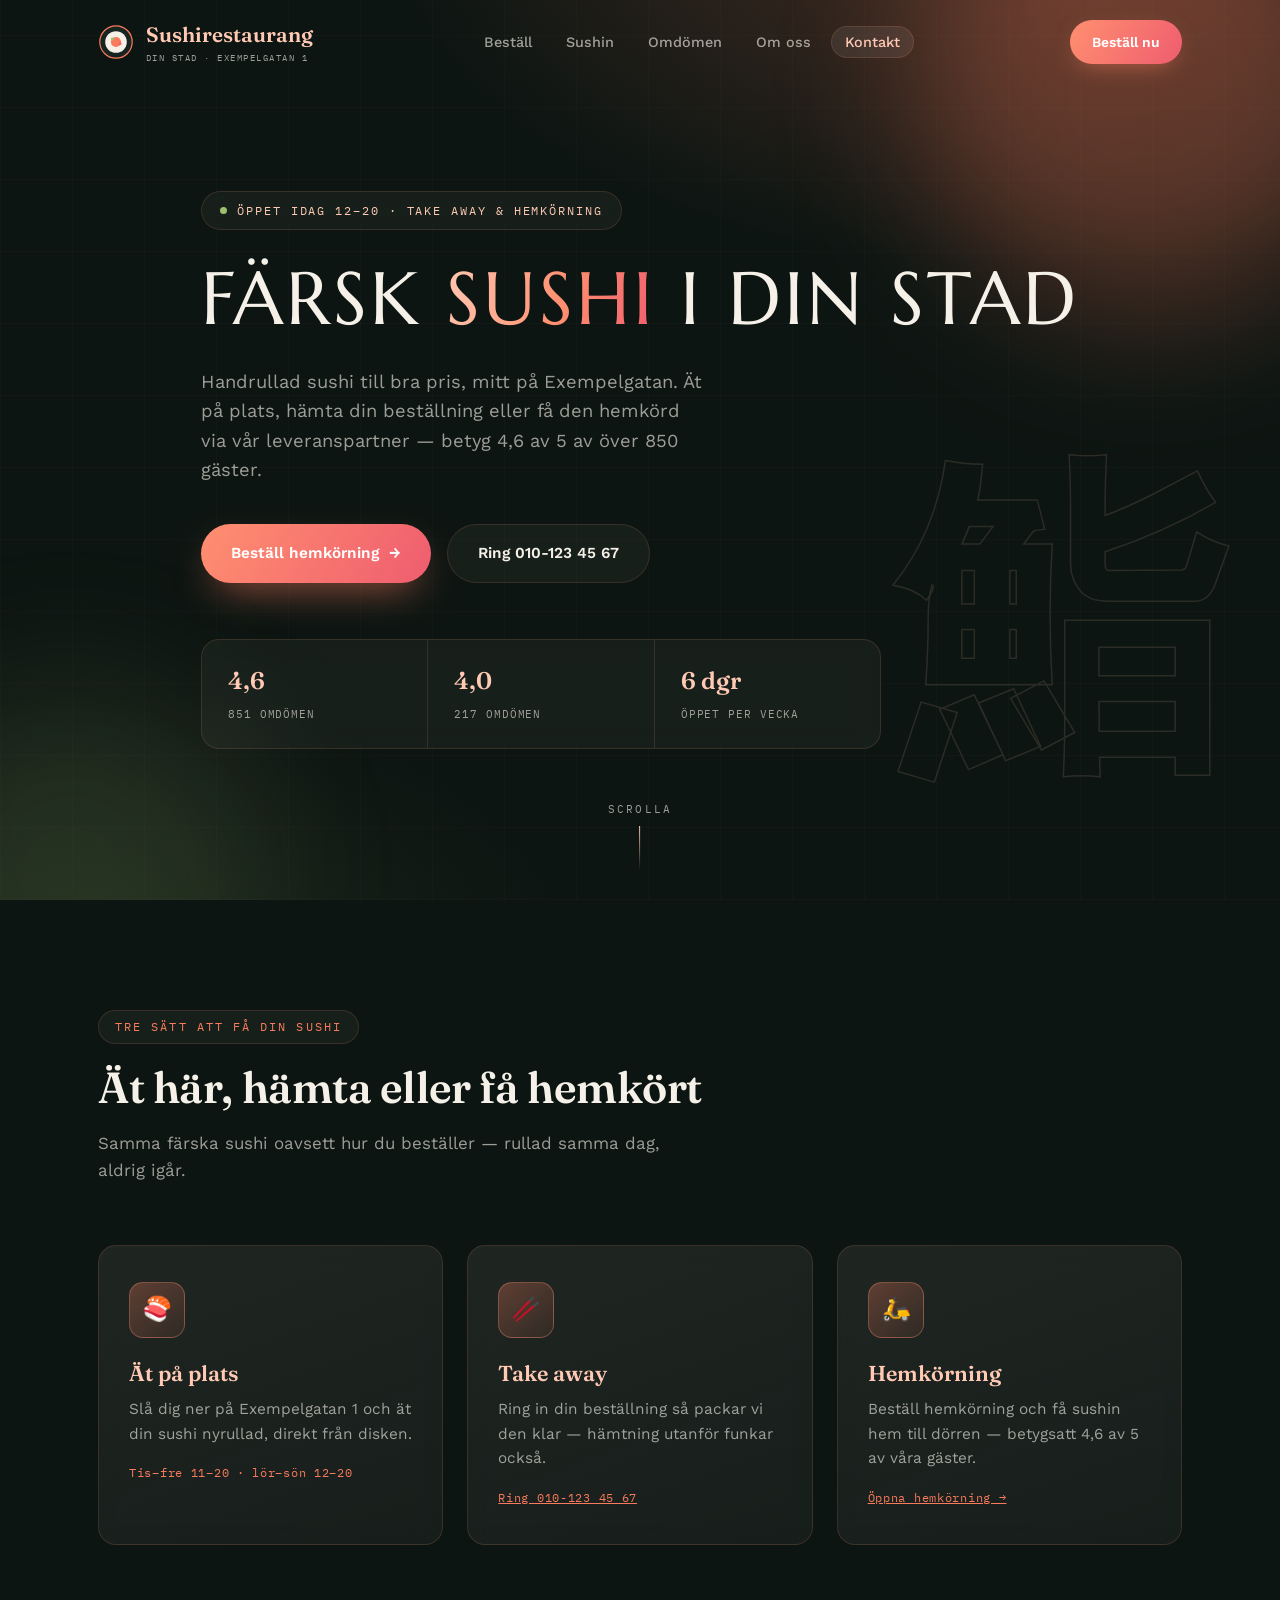
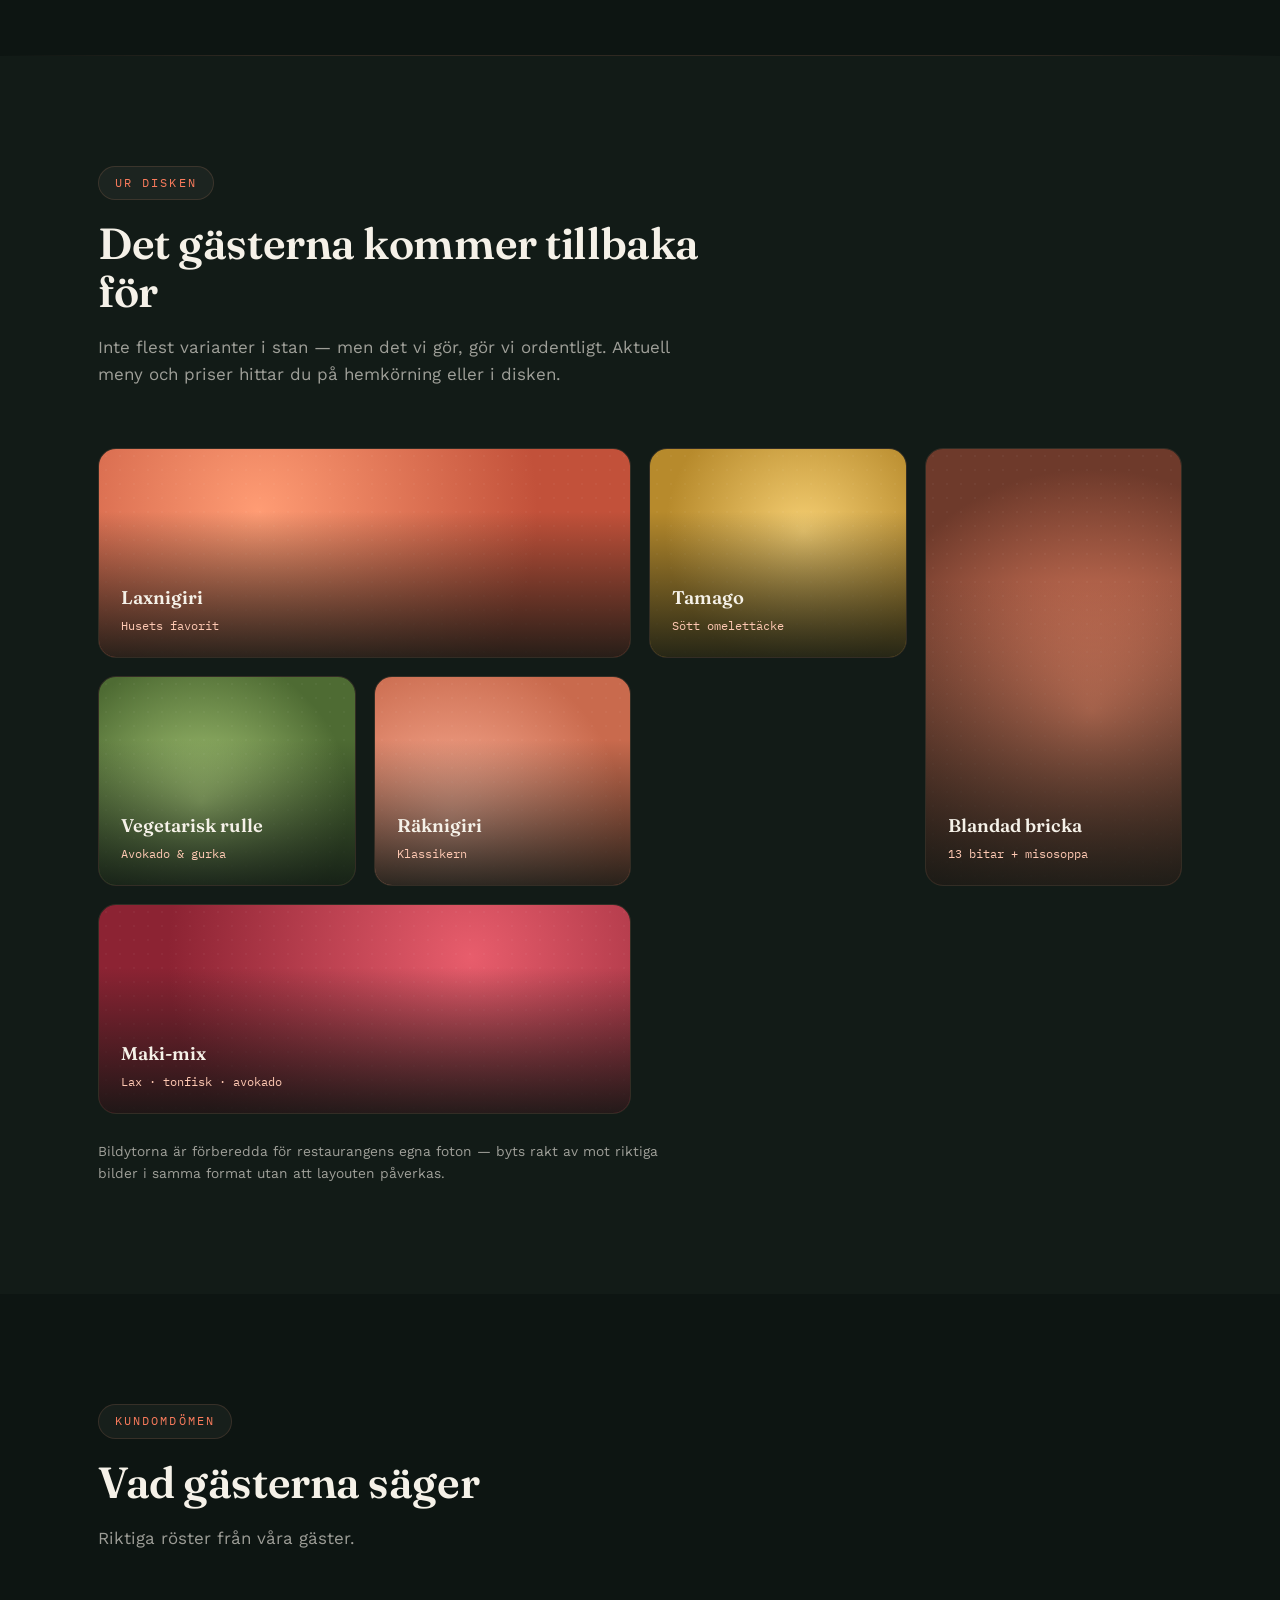
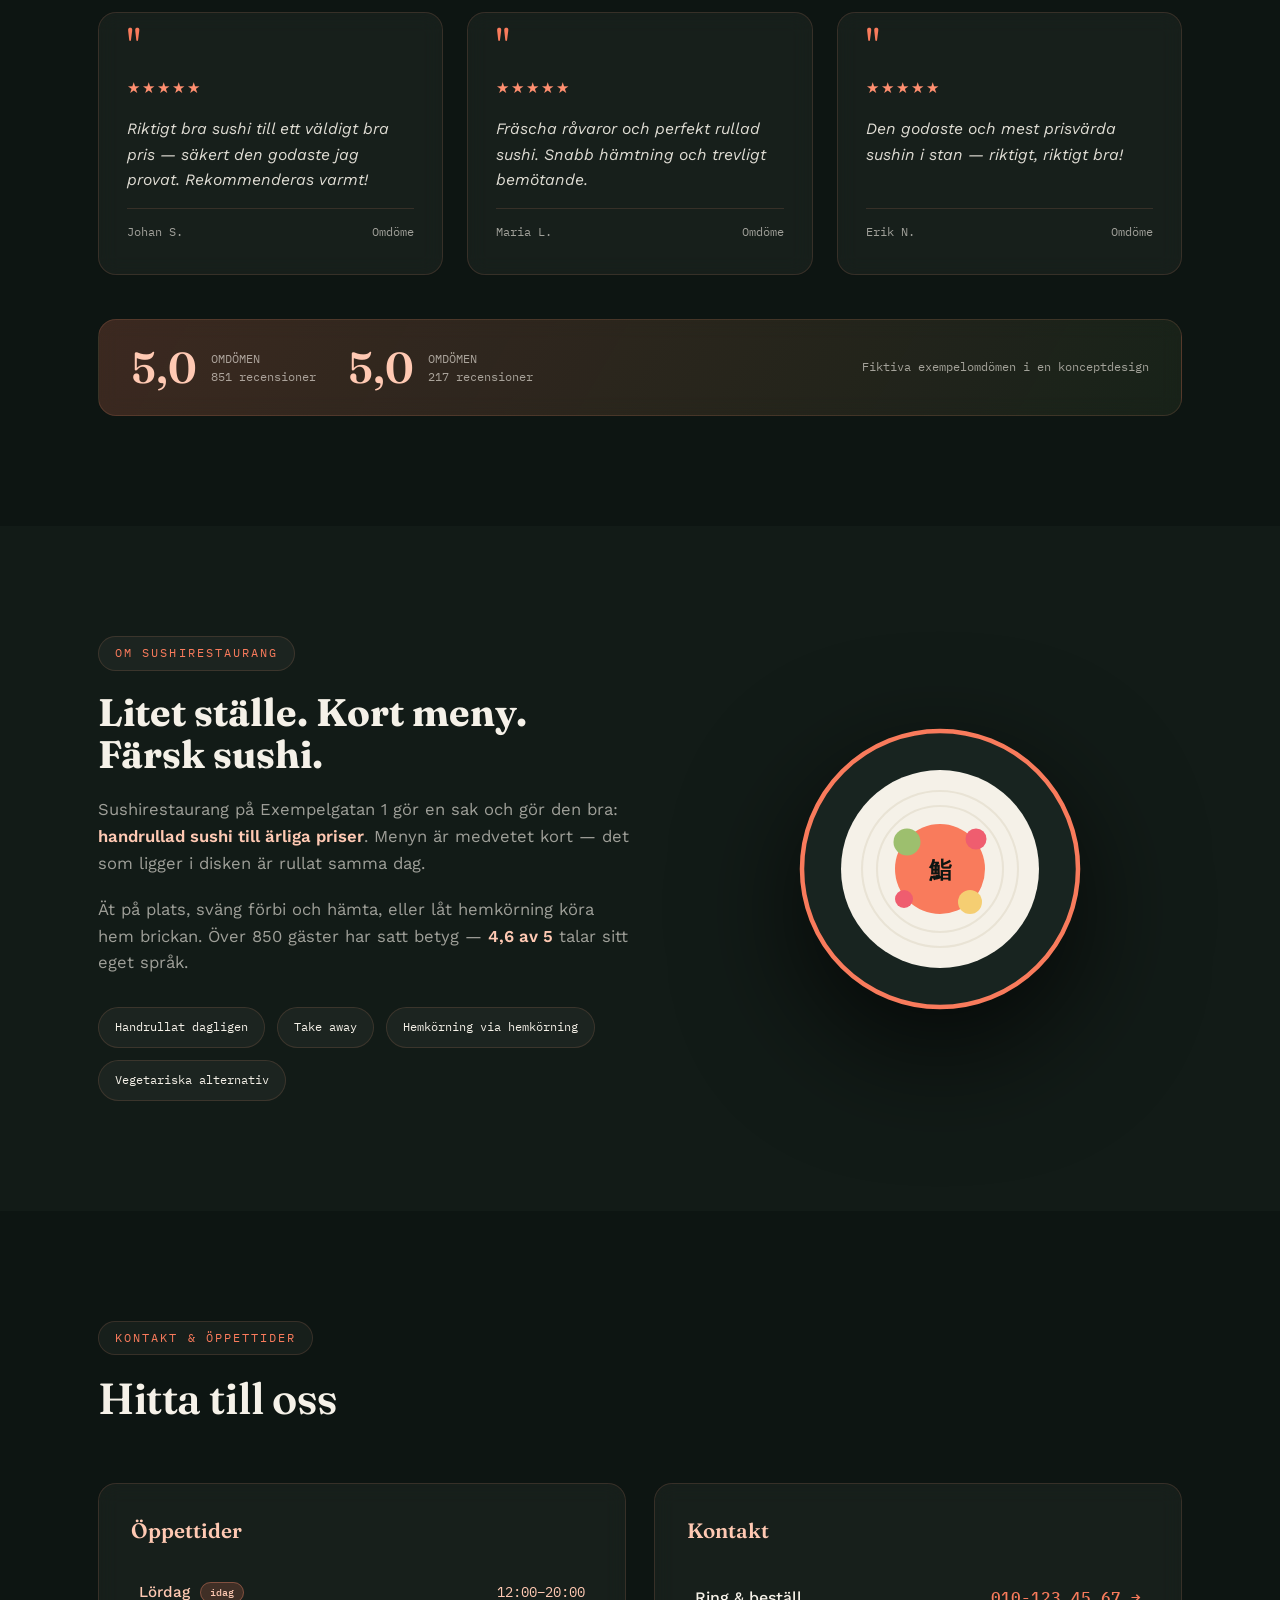
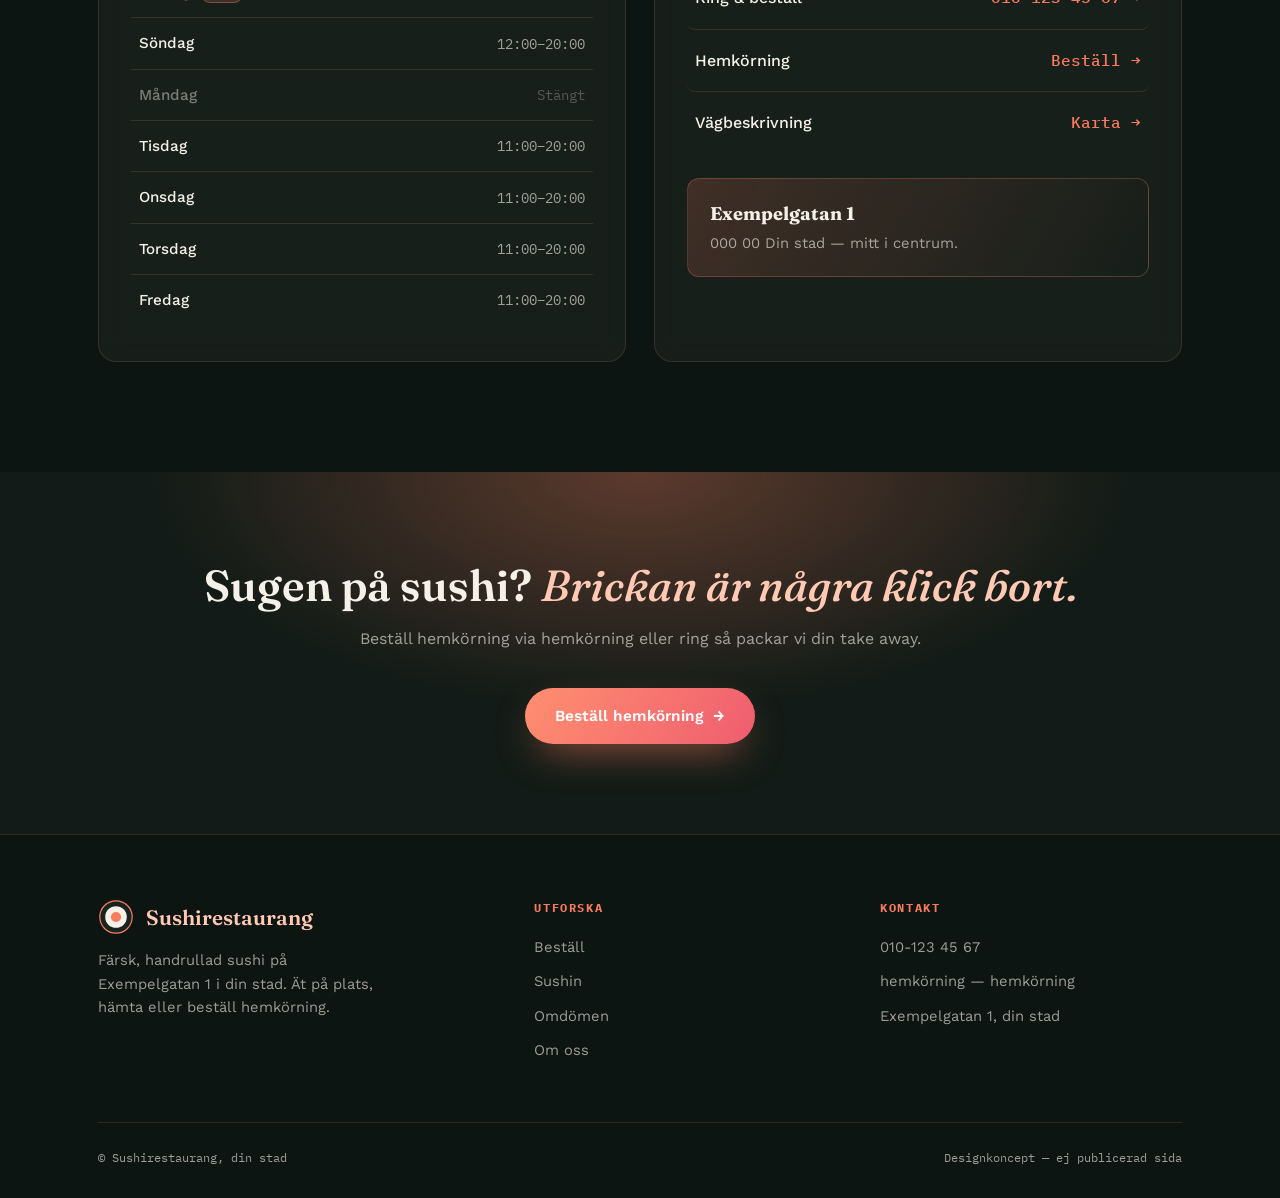
<file: sushibar.html>
<!DOCTYPE html>
<html lang="sv">
<head>
<meta charset="UTF-8">
<meta name="viewport" content="width=device-width, initial-scale=1.0">
<title>Sushirestaurang — Färsk sushi i din stad</title>
<meta name="description" content="Sushirestaurang på Exempelgatan 1 i din stad. Färsk sushi till bra pris — ät på plats, hämta eller beställ hemkörning via hemkörning. Ring 010-123 45 67.">
<meta property="og:title" content="Sushirestaurang — Färsk sushi i din stad">
<meta property="og:description" content="4,6 av 5 på hemkörning. Ät på plats, take away eller hemkörning.">
<meta property="og:type" content="website">
<link rel="preconnect" href="https://fonts.googleapis.com">
<link rel="preconnect" href="https://fonts.gstatic.com" crossorigin>
<link href="https://fonts.googleapis.com/css2?family=Fraunces:ital,opsz,wght@0,9..144,400;0,9..144,500;0,9..144,600;1,9..144,500&family=Marcellus&family=Work+Sans:wght@400;500;600&family=IBM+Plex+Mono:wght@400;500&display=swap" rel="stylesheet">
<style>
  /* ============================================================
     SUSHIRESTAURANG — PREMIUM DARK
     Palett: nori-mörkgrön / laxrosa-korall / risvit / wasabi
     ============================================================ */
  :root{
    --bg:#0D1512;
    --bg-2:#121B17;
    --surface:rgba(245,241,232,.045);
    --surface-strong:rgba(245,241,232,.08);
    --line:rgba(255,159,124,.14);
    --salmon:#F97B5C;
    --salmon-bright:#FF8F70;
    --coral:#EF5D6F;
    --salmon-soft:#FFC9B3;
    --wasabi:#9DBF6E;
    --text:#F5F1E8;
    --text-dim:rgba(245,241,232,.62);
    --radius:18px;
    --radius-sm:12px;
    --ease:cubic-bezier(.22,1,.36,1);
  }
  *{box-sizing:border-box; margin:0; padding:0;}
  html{scroll-behavior:smooth;}
  body{
    background:var(--bg);
    color:var(--text);
    font-family:'Work Sans', sans-serif;
    -webkit-font-smoothing:antialiased;
    overflow-x:hidden;
    line-height:1.6;
  }
  h1,h2,h3{font-family:'Fraunces', serif; line-height:1.1;}
  a{color:inherit;}
  :focus-visible{outline:3px solid var(--salmon); outline-offset:3px; border-radius:4px;}
  .wrap{max-width:1140px; margin:0 auto; padding:0 28px;}

  /* =============== LOADER =============== */
  .loader{
    position:fixed; inset:0; z-index:200;
    background:var(--bg);
    display:flex; flex-direction:column; align-items:center; justify-content:center; gap:18px;
    transition:opacity .6s ease, visibility .6s;
  }
  .loader.done{opacity:0; visibility:hidden;}
  .loader svg{width:70px; height:70px;}
  .loader .ring-draw{
    stroke-dasharray:170; stroke-dashoffset:170;
    animation:draw 1s var(--ease) .1s forwards;
  }
  .loader .center-dot{opacity:0; animation:fadeIn .4s ease .9s forwards;}
  .loader .word{
    font-family:'Marcellus', serif; font-size:1.05rem; letter-spacing:.3em;
    text-transform:uppercase; color:var(--salmon-soft);
    opacity:0; animation:fadeIn .6s ease .6s forwards;
  }
  @keyframes draw{to{stroke-dashoffset:0;}}
  @keyframes fadeIn{to{opacity:1;}}

  /* =============== REVEALS =============== */
  .reveal{
    opacity:0; transform:translateY(30px);
    transition:opacity .85s var(--ease), transform .85s var(--ease);
    transition-delay:var(--d,0s);
  }
  .reveal.in{opacity:1; transform:none;}
  .reveal-scale{transform:scale(.94) translateY(18px);}
  .reveal-scale.in{transform:none;}

  /* =============== NAVBAR =============== */
  header.site{
    position:fixed; top:0; left:0; right:0; z-index:100;
    transition:background .35s, box-shadow .35s, border-color .35s;
    border-bottom:1px solid transparent;
  }
  header.site.scrolled{
    background:rgba(13,21,18,.74);
    backdrop-filter:blur(16px) saturate(1.3);
    -webkit-backdrop-filter:blur(16px) saturate(1.3);
    border-bottom-color:var(--line);
    box-shadow:0 12px 40px -20px rgba(0,0,0,.8);
  }
  nav.wrap{display:flex; align-items:center; justify-content:space-between; padding-top:18px; padding-bottom:18px; transition:padding .3s;}
  header.site.scrolled nav.wrap{padding-top:12px; padding-bottom:12px;}
  .brandmark{display:flex; align-items:center; gap:12px; text-decoration:none;}
  .maki{width:36px; height:36px; flex:none; transition:transform .5s var(--ease);}
  .brandmark:hover .maki{transform:rotate(120deg);}
  .brand-name{font-family:'Fraunces', serif; font-weight:600; font-size:1.3rem; color:var(--salmon-soft);}
  .brand-sub{font-family:'IBM Plex Mono', monospace; font-size:.58rem; letter-spacing:.16em; text-transform:uppercase; color:var(--text-dim);}
  nav ul{list-style:none; display:flex; gap:6px;}
  nav ul a{
    text-decoration:none; font-size:.9rem; font-weight:500; color:var(--text-dim);
    padding:8px 14px; border-radius:999px;
    transition:color .25s, background .25s;
  }
  nav ul a:hover{color:var(--text);}
  nav ul a.active{
    color:var(--salmon-soft);
    background:var(--surface-strong);
    box-shadow:inset 0 0 0 1px var(--line);
  }
  .nav-cta{
    background:linear-gradient(120deg, var(--salmon-bright), var(--coral)); color:#fff; text-decoration:none;
    padding:11px 22px; border-radius:999px; font-weight:600; font-size:.87rem;
    position:relative; overflow:hidden; white-space:nowrap;
    transition:transform .25s var(--ease), box-shadow .25s;
    box-shadow:0 8px 24px -10px rgba(249,123,92,.7);
  }
  .nav-cta::before{
    content:""; position:absolute; top:0; left:-80%; width:55%; height:100%;
    background:linear-gradient(100deg, transparent, rgba(255,255,255,.3), transparent);
    transform:skewX(-20deg); transition:left .55s ease;
  }
  .nav-cta:hover{transform:translateY(-2px);}
  .nav-cta:hover::before{left:135%;}
  .nav-toggle{display:none;}

  /* =============== HERO =============== */
  .hero{
    min-height:100svh;
    display:flex; align-items:center;
    position:relative; overflow:hidden;
    padding:140px 0 100px;
    background:
      radial-gradient(1100px 600px at 82% -10%, rgba(249,123,92,.26), transparent 60%),
      radial-gradient(800px 500px at 8% 110%, rgba(157,191,110,.1), transparent 60%),
      var(--bg);
  }
  .hero-grid-lines{
    position:absolute; inset:0; pointer-events:none; opacity:.5;
    background-image:
      repeating-linear-gradient(0deg, rgba(255,201,179,.04) 0 1px, transparent 1px 72px),
      repeating-linear-gradient(90deg, rgba(255,201,179,.04) 0 1px, transparent 1px 72px);
  }
  .hero-orb{position:absolute; border-radius:50%; filter:blur(70px); pointer-events:none; will-change:transform;}
  .orb-1{width:460px; height:460px; background:rgba(249,123,92,.28); top:-140px; right:-100px;}
  .orb-2{width:380px; height:380px; background:rgba(157,191,110,.12); bottom:-160px; left:-120px;}
  .hero-glyph{
    position:absolute; right:4%; top:50%; transform:translateY(-50%);
    font-family:'Fraunces', serif; font-weight:600; font-size:clamp(13rem,26vw,24rem);
    color:transparent;
    -webkit-text-stroke:1.5px rgba(255,201,179,.13);
    line-height:1; pointer-events:none; user-select:none; will-change:transform;
  }
  .hero .wrap{position:relative; z-index:2;}
  .stage{opacity:0; transform:translateY(28px); animation:rise .95s var(--ease) forwards;}
  .stage.s1{animation-delay:1.1s;} .stage.s2{animation-delay:1.25s;}
  .stage.s3{animation-delay:1.4s;} .stage.s4{animation-delay:1.55s;}
  .stage.s5{animation-delay:1.75s;}
  @keyframes rise{to{opacity:1; transform:none;}}
  .hero-eyebrow{
    display:inline-flex; align-items:center; gap:10px;
    font-family:'IBM Plex Mono', monospace; font-size:.75rem; letter-spacing:.16em;
    text-transform:uppercase; color:var(--salmon-soft);
    padding:9px 18px; border-radius:999px;
    background:var(--surface); border:1px solid var(--line);
    backdrop-filter:blur(8px);
    margin-bottom:28px;
  }
  .hero-eyebrow .dot{
    width:7px; height:7px; border-radius:50%; background:var(--wasabi);
    animation:pulse 2.2s ease-out infinite;
  }
  @keyframes pulse{
    0%{box-shadow:0 0 0 0 rgba(157,191,110,.5);}
    70%{box-shadow:0 0 0 9px rgba(157,191,110,0);}
    100%{box-shadow:0 0 0 0 rgba(157,191,110,0);}
  }
  .hero h1{
    font-family:'Marcellus', serif;
    font-size:clamp(2.6rem, 5.8vw, 4.6rem);
    font-weight:400; letter-spacing:.04em; text-transform:uppercase;
    max-width:15ch; margin-bottom:26px; line-height:1.12;
  }
  .hero h1 em{
    font-style:normal;
    background:linear-gradient(105deg, var(--salmon-soft), var(--salmon-bright) 55%, var(--coral));
    -webkit-background-clip:text; background-clip:text; color:transparent;
  }
  .hero p.lede{font-size:1.15rem; color:var(--text-dim); max-width:46ch; margin-bottom:40px;}
  .hero-ctas{display:flex; gap:16px; flex-wrap:wrap; margin-bottom:56px;}
  .btn{
    display:inline-flex; align-items:center; gap:10px;
    padding:16px 30px; border-radius:999px; font-weight:600; font-size:.96rem;
    text-decoration:none; position:relative; overflow:hidden;
    transition:transform .25s var(--ease), box-shadow .25s, background .25s, border-color .25s;
  }
  .btn::before{
    content:""; position:absolute; top:0; left:-80%; width:55%; height:100%;
    background:linear-gradient(100deg, transparent, rgba(255,255,255,.32), transparent);
    transform:skewX(-20deg); transition:left .55s ease;
  }
  .btn:hover::before{left:135%;}
  .btn:hover{transform:translateY(-3px);}
  .btn:active{transform:translateY(-1px);}
  .btn .ico{transition:transform .3s var(--ease);}
  .btn:hover .ico{transform:translateX(4px);}
  .btn-primary{
    background:linear-gradient(120deg, var(--salmon-bright), var(--coral));
    color:#fff; box-shadow:0 16px 40px -14px rgba(249,123,92,.7);
  }
  .btn-primary:hover{box-shadow:0 20px 50px -14px rgba(255,143,112,.85);}
  .btn-glass{
    background:var(--surface); border:1px solid var(--line); color:var(--text);
    backdrop-filter:blur(8px);
  }
  .btn-glass:hover{background:var(--surface-strong); border-color:rgba(255,201,179,.3);}
  .hero-stats{
    display:flex; flex-wrap:wrap;
    border:1px solid var(--line); border-radius:var(--radius);
    background:var(--surface); backdrop-filter:blur(10px);
    max-width:680px; overflow:hidden;
  }
  .hero-stats>div{flex:1; min-width:170px; padding:22px 26px; border-right:1px solid var(--line);}
  .hero-stats>div:last-child{border-right:none;}
  .hero-stats strong{
    display:block; font-family:'Fraunces', serif; font-weight:600;
    font-size:1.5rem; color:var(--salmon-soft); font-variant-numeric:tabular-nums;
  }
  .hero-stats span{font-family:'IBM Plex Mono', monospace; font-size:.7rem; letter-spacing:.08em; text-transform:uppercase; color:var(--text-dim);}
  .scroll-hint{
    position:absolute; bottom:30px; left:50%; transform:translateX(-50%);
    display:flex; flex-direction:column; align-items:center; gap:8px;
    color:var(--text-dim); font-family:'IBM Plex Mono', monospace; font-size:.66rem;
    letter-spacing:.2em; text-transform:uppercase; z-index:2;
    opacity:0; animation:fadeIn 1s ease 2.4s forwards;
  }
  .scroll-hint .line{
    width:1px; height:44px; background:linear-gradient(var(--salmon-soft), transparent);
    animation:drip 2s ease-in-out infinite; transform-origin:top;
  }
  @keyframes drip{0%,100%{transform:scaleY(.4); opacity:.4;} 50%{transform:scaleY(1); opacity:1;}}

  /* =============== SECTION SHELL =============== */
  section{padding:110px 0; position:relative;}
  .eyebrow{
    display:inline-block;
    font-family:'IBM Plex Mono', monospace; font-size:.72rem; letter-spacing:.18em;
    text-transform:uppercase; color:var(--salmon);
    padding:7px 16px; border-radius:999px;
    border:1px solid var(--line); background:var(--surface);
    margin-bottom:20px;
  }
  .section-head{max-width:660px; margin-bottom:60px;}
  .section-head h2{font-size:clamp(2rem,3.4vw,2.9rem); font-weight:600; margin-bottom:18px; letter-spacing:-.01em;}
  .section-head p{font-size:1.06rem; color:var(--text-dim); max-width:54ch;}
  .divider{height:1px; width:100%; background:linear-gradient(90deg, transparent, var(--line) 20%, var(--line) 80%, transparent);}

  /* =============== SERVICES =============== */
  .services-grid{display:grid; grid-template-columns:repeat(3,1fr); gap:24px;}
  .service-card{
    background:linear-gradient(160deg, var(--surface-strong), var(--surface));
    border:1px solid var(--line); border-radius:var(--radius);
    padding:36px 30px; backdrop-filter:blur(10px);
    position:relative; overflow:hidden;
    transition:transform .4s var(--ease), border-color .4s, box-shadow .4s;
  }
  .service-card::after{
    content:""; position:absolute; inset:0; border-radius:var(--radius);
    background:radial-gradient(320px 200px at var(--mx,50%) var(--my,0%), rgba(249,123,92,.14), transparent 70%);
    opacity:0; transition:opacity .4s; pointer-events:none;
  }
  .service-card:hover{transform:translateY(-8px); border-color:rgba(255,201,179,.32); box-shadow:0 30px 60px -30px rgba(0,0,0,.8);}
  .service-card:hover::after{opacity:1;}
  .service-ico{
    width:56px; height:56px; border-radius:14px;
    background:linear-gradient(140deg, rgba(249,123,92,.3), rgba(249,123,92,.08));
    border:1px solid rgba(255,143,112,.35);
    display:flex; align-items:center; justify-content:center;
    font-size:1.5rem; margin-bottom:24px;
    transition:transform .4s var(--ease);
  }
  .service-card:hover .service-ico{transform:scale(1.12) rotate(-6deg);}
  .service-card h3{font-size:1.35rem; font-weight:600; margin-bottom:12px; color:var(--salmon-soft);}
  .service-card p{font-size:.96rem; color:var(--text-dim); margin-bottom:18px;}
  .service-card .meta{font-family:'IBM Plex Mono', monospace; font-size:.74rem; color:var(--salmon); letter-spacing:.06em;}
  .service-card .meta a{color:inherit;}

  /* =============== GALLERY =============== */
  .gallery{background:var(--bg-2);}
  .gallery-grid{display:grid; grid-template-columns:repeat(4,1fr); grid-auto-rows:210px; gap:18px;}
  .g-item{
    border-radius:var(--radius); overflow:hidden; position:relative;
    border:1px solid var(--line); cursor:default;
    display:flex; align-items:flex-end; padding:22px;
    transition:transform .45s var(--ease), box-shadow .45s;
  }
  .g-item:hover{transform:translateY(-6px) scale(1.015); box-shadow:0 28px 56px -26px rgba(0,0,0,.85); z-index:2;}
  .g-item .bg{position:absolute; inset:0; transition:transform .8s var(--ease);}
  .g-item:hover .bg{transform:scale(1.08);}
  .g-item .shade{position:absolute; inset:0; background:linear-gradient(180deg, transparent 30%, rgba(13,21,18,.85));}
  .g-item .label{position:relative; z-index:2;}
  .g-item .label .t{font-family:'Fraunces', serif; font-weight:600; font-size:1.15rem;}
  .g-item .label .p{font-family:'IBM Plex Mono', monospace; font-size:.75rem; color:var(--salmon-soft); margin-top:4px;}
  .g-wide{grid-column:span 2;}
  .g-tall{grid-row:span 2;}
  /* sushi-gradienter (byts mot riktiga foton) */
  .bg-lax{background:radial-gradient(circle at 30% 30%, #FF9C74, #C2513A 70%);}
  .bg-tonfisk{background:radial-gradient(circle at 70% 25%, #E85D6C, #8C2333 75%);}
  .bg-avokado{background:radial-gradient(circle at 40% 60%, #A8C877, #4E6B33 75%);}
  .bg-tamago{background:radial-gradient(circle at 60% 40%, #F5CE72, #B78A2C 70%);}
  .bg-raka{background:radial-gradient(circle at 30% 70%, #FFB39A, #C96A4D 75%);}
  .bg-mix{background:radial-gradient(circle at 65% 60%, #F98D6B, #6E3A2B 78%);}
  .g-item .bg::after{
    content:""; position:absolute; inset:0;
    background-image:radial-gradient(rgba(255,255,255,.1) 1px, transparent 1.5px);
    background-size:14px 14px; opacity:.35;
  }
  .gallery-note{margin-top:26px; font-size:.86rem; color:var(--text-dim); max-width:64ch;}

  /* =============== REVIEWS =============== */
  .review-grid{display:grid; grid-template-columns:repeat(3,1fr); gap:24px;}
  .review-card{
    background:var(--surface); border:1px solid var(--line); border-radius:var(--radius);
    padding:32px 28px; backdrop-filter:blur(10px);
    display:flex; flex-direction:column; gap:16px;
    transition:transform .4s var(--ease), border-color .4s, box-shadow .4s;
  }
  .review-card:hover{transform:translateY(-8px); border-color:rgba(255,201,179,.3); box-shadow:0 28px 56px -28px rgba(0,0,0,.8);}
  .review-card .q{font-family:'Fraunces', serif; font-size:2.6rem; line-height:0; color:var(--salmon); height:16px;}
  .review-card .stars{color:var(--salmon-bright); letter-spacing:2px; font-size:.92rem;}
  .review-card blockquote{font-size:.99rem; font-style:italic; opacity:.9;}
  .review-card .who{
    margin-top:auto; padding-top:14px; border-top:1px solid var(--line);
    display:flex; justify-content:space-between;
    font-family:'IBM Plex Mono', monospace; font-size:.74rem; color:var(--text-dim);
  }
  .rating-strip{
    margin-top:44px;
    display:flex; align-items:center; gap:32px; flex-wrap:wrap;
    background:linear-gradient(120deg, rgba(249,123,92,.2), rgba(157,191,110,.08));
    border:1px solid var(--line); border-radius:var(--radius);
    padding:26px 32px; backdrop-filter:blur(10px);
  }
  .rating-strip .block{display:flex; align-items:center; gap:14px;}
  .rating-strip .score{font-family:'Fraunces', serif; font-size:2.7rem; font-weight:600; color:var(--salmon-soft); line-height:1; font-variant-numeric:tabular-nums;}
  .rating-strip .lbl{font-family:'IBM Plex Mono', monospace; font-size:.74rem; color:var(--text-dim); line-height:1.5;}
  .rating-strip .src{margin-left:auto; font-family:'IBM Plex Mono', monospace; font-size:.74rem; color:var(--text-dim);}

  /* =============== ABOUT + MAKI-VISUAL =============== */
  .about{background:var(--bg-2);}
  .about-grid{display:grid; grid-template-columns:1.05fr .95fr; gap:64px; align-items:center;}
  .about-copy p{color:var(--text-dim); font-size:1.04rem; margin-bottom:20px;}
  .about-copy p strong{color:var(--salmon-soft); font-weight:600;}
  .maki-visual{
    aspect-ratio:1/1; max-width:420px; margin:0 auto; position:relative;
    display:flex; align-items:center; justify-content:center;
    animation:floaty 8s ease-in-out infinite;
  }
  @keyframes floaty{0%,100%{transform:translateY(0);} 50%{transform:translateY(-14px);}}
  .maki-visual svg{width:100%; height:100%; filter:drop-shadow(0 40px 60px rgba(0,0,0,.7));}
  .maki-spin{transform-origin:50% 50%; animation:spin 60s linear infinite;}
  @keyframes spin{to{transform:rotate(360deg);}}
  .about-badges{display:flex; gap:12px; flex-wrap:wrap; margin-top:30px;}
  .badge{
    font-family:'IBM Plex Mono', monospace; font-size:.74rem;
    padding:10px 16px; border-radius:999px;
    background:var(--surface); border:1px solid var(--line);
    transition:background .3s, border-color .3s, transform .3s var(--ease);
  }
  .badge:hover{background:rgba(249,123,92,.22); border-color:rgba(255,143,112,.4); transform:translateY(-2px);}

  /* =============== CONTACT =============== */
  .contact-grid{display:grid; grid-template-columns:1fr 1fr; gap:28px;}
  .panel{
    background:var(--surface); border:1px solid var(--line); border-radius:var(--radius);
    padding:36px 32px; backdrop-filter:blur(10px);
  }
  .panel h3{font-size:1.3rem; color:var(--salmon-soft); margin-bottom:24px; font-weight:600;}
  .hours-table{width:100%; border-collapse:collapse;}
  .hours-table tr{border-bottom:1px solid var(--line); transition:background .2s;}
  .hours-table tr:last-child{border-bottom:none;}
  .hours-table tr:hover{background:var(--surface);}
  .hours-table td{padding:13px 8px; font-size:.95rem;}
  .hours-table td:first-child{font-weight:500;}
  .hours-table td:last-child{text-align:right; font-family:'IBM Plex Mono', monospace; font-size:.86rem; color:var(--text-dim);}
  .hours-table tr.today td{color:var(--salmon-soft);}
  .hours-table tr.today td:first-child::after{
    content:"idag"; font-family:'IBM Plex Mono', monospace; font-size:.62rem;
    margin-left:10px; padding:3px 9px; border-radius:999px;
    background:rgba(249,123,92,.18); border:1px solid rgba(255,143,112,.35);
    vertical-align:middle;
  }
  .hours-table tr.closed td{opacity:.45;}
  .contact-links{display:flex; flex-direction:column;}
  .contact-links a{
    display:flex; justify-content:space-between; align-items:center;
    padding:18px 8px; border-bottom:1px solid var(--line);
    text-decoration:none; font-weight:500; font-size:1rem;
    transition:background .25s, padding-left .25s var(--ease);
    border-radius:8px;
  }
  .contact-links a:hover{background:var(--surface); padding-left:16px;}
  .contact-links a:last-child{border-bottom:none;}
  .contact-links .arrow{font-family:'IBM Plex Mono', monospace; color:var(--salmon); transition:transform .3s var(--ease);}
  .contact-links a:hover .arrow{transform:translateX(6px);}
  .map-note{
    margin-top:24px; padding:20px 22px; border-radius:var(--radius-sm);
    background:linear-gradient(120deg, rgba(249,123,92,.18), transparent);
    border:1px solid rgba(255,143,112,.25);
    font-size:.92rem; color:var(--text-dim);
  }
  .map-note strong{color:var(--text); display:block; font-family:'Fraunces', serif; font-size:1.15rem; margin-bottom:4px;}

  /* =============== CTA BAND =============== */
  .cta-band{
    padding:90px 0;
    background:
      radial-gradient(700px 340px at 50% 0%, rgba(249,123,92,.32), transparent 70%),
      var(--bg-2);
    text-align:center;
  }
  .cta-band h2{font-size:clamp(1.9rem,3.4vw,2.8rem); font-weight:600; margin-bottom:16px;}
  .cta-band h2 em{font-style:italic; color:var(--salmon-soft); font-weight:500;}
  .cta-band p{color:var(--text-dim); margin-bottom:36px;}

  /* =============== FOOTER =============== */
  footer{background:var(--bg); border-top:1px solid var(--line); padding:64px 0 30px;}
  .footer-grid{display:grid; grid-template-columns:1.3fr 1fr 1fr; gap:44px; margin-bottom:48px;}
  .footer-brand p{margin-top:14px; font-size:.92rem; color:var(--text-dim); max-width:32ch;}
  footer h4{font-family:'IBM Plex Mono', monospace; font-size:.72rem; letter-spacing:.14em; text-transform:uppercase; color:var(--salmon); margin-bottom:18px;}
  footer ul{list-style:none;}
  footer li{margin-bottom:11px; font-size:.92rem;}
  footer li a{text-decoration:none; color:var(--text-dim); transition:color .2s, padding-left .25s var(--ease);}
  footer li a:hover{color:var(--salmon-soft); padding-left:6px;}
  .footer-bottom{
    display:flex; justify-content:space-between; flex-wrap:wrap; gap:12px;
    padding-top:26px; border-top:1px solid var(--line);
    font-family:'IBM Plex Mono', monospace; font-size:.73rem; color:var(--text-dim);
  }

  /* =============== TO TOP =============== */
  .to-top{
    position:fixed; right:26px; bottom:26px; z-index:110;
    width:50px; height:50px; border-radius:50%;
    background:var(--surface-strong); color:var(--salmon-soft);
    border:1px solid var(--line); cursor:pointer; font-size:1.15rem;
    backdrop-filter:blur(10px);
    display:flex; align-items:center; justify-content:center;
    opacity:0; pointer-events:none; transform:translateY(14px);
    transition:opacity .35s, transform .35s var(--ease), background .25s, border-color .25s;
  }
  .to-top.show{opacity:1; pointer-events:auto; transform:none;}
  .to-top:hover{background:rgba(249,123,92,.35); border-color:rgba(255,143,112,.5);}

  /* =============== RESPONSIVE =============== */
  @media (max-width:960px){
    .services-grid{grid-template-columns:1fr 1fr;}
    .gallery-grid{grid-template-columns:1fr 1fr; grid-auto-rows:190px;}
    .review-grid{grid-template-columns:1fr;}
    .about-grid{grid-template-columns:1fr; gap:48px;}
    .contact-grid{grid-template-columns:1fr;}
    .footer-grid{grid-template-columns:1fr; gap:32px;}
  }
  @media (max-width:760px){
    nav ul{
      position:fixed; top:66px; left:16px; right:16px;
      background:rgba(13,21,18,.95); backdrop-filter:blur(20px);
      border:1px solid var(--line); border-radius:var(--radius);
      flex-direction:column; padding:18px; gap:6px;
      transform:translateY(-16px); opacity:0; pointer-events:none;
      transition:transform .3s var(--ease), opacity .3s;
      z-index:90;
    }
    nav ul.open{transform:none; opacity:1; pointer-events:auto;}
    nav ul a{display:block;}
    .nav-toggle{
      display:block; background:var(--surface); border:1px solid var(--line);
      color:var(--text); border-radius:999px; padding:9px 16px;
      font-family:'IBM Plex Mono', monospace; font-size:.78rem; cursor:pointer;
    }
    .services-grid{grid-template-columns:1fr;}
    .gallery-grid{grid-template-columns:1fr; grid-auto-rows:200px;}
    .g-wide{grid-column:span 1;}
    .g-tall{grid-row:span 1;}
    .hero-stats{flex-direction:column;}
    .hero-stats>div{border-right:none; border-bottom:1px solid var(--line);}
    .hero-stats>div:last-child{border-bottom:none;}
    section{padding:76px 0;}
    .hero{padding:120px 0 80px;}
    .hero-glyph{display:none;}
    .rating-strip .src{margin-left:0;}
  }

  /* =============== REDUCED MOTION =============== */
  @media (prefers-reduced-motion: reduce){
    html{scroll-behavior:auto;}
    *, *::before, *::after{
      animation-duration:.01ms !important;
      animation-iteration-count:1 !important;
      transition-duration:.01ms !important;
    }
    .reveal, .stage{opacity:1; transform:none;}
    .loader{display:none;}
  }
</style>
</head>
<body>

<!-- LOADER: maki-rulle som ritas fram -->
<div class="loader" id="loader" aria-hidden="true">
  <svg viewBox="0 0 60 60" fill="none" xmlns="http://www.w3.org/2000/svg">
    <circle class="ring-draw" cx="30" cy="30" r="26" stroke="#F97B5C" stroke-width="4"/>
    <circle class="center-dot" cx="30" cy="30" r="17" fill="#F5F1E8"/>
    <circle class="center-dot" cx="30" cy="30" r="8" fill="#F97B5C"/>
  </svg>
  <div class="word">Sushirestaurang</div>
</div>

<!-- NAV -->
<header class="site" id="siteHeader">
  <nav class="wrap">
    <a class="brandmark" href="#hem" aria-label="Sushirestaurang, till toppen">
      <svg class="maki" viewBox="0 0 60 60" fill="none" xmlns="http://www.w3.org/2000/svg" aria-hidden="true">
        <circle cx="30" cy="30" r="27" fill="#182420" stroke="#F97B5C" stroke-width="2"/>
        <circle cx="30" cy="30" r="18" fill="#F5F1E8"/>
        <circle cx="30" cy="30" r="8.5" fill="#F97B5C"/>
        <circle cx="24" cy="25" r="2.6" fill="#9DBF6E"/>
        <circle cx="37" cy="33" r="2.2" fill="#EF5D6F"/>
      </svg>
      <div>
        <div class="brand-name">Sushirestaurang</div>
        <div class="brand-sub">din stad · Exempelgatan 1</div>
      </div>
    </a>
    <button class="nav-toggle" id="navToggle" aria-expanded="false" aria-controls="navList">Meny</button>
    <ul id="navList">
      <li><a href="#bestall" data-nav="bestall">Beställ</a></li>
      <li><a href="#galleri" data-nav="galleri">Sushin</a></li>
      <li><a href="#omdomen" data-nav="omdomen">Omdömen</a></li>
      <li><a href="#om" data-nav="om">Om oss</a></li>
      <li><a href="#kontakt" data-nav="kontakt">Kontakt</a></li>
    </ul>
    <a class="nav-cta" href="#" target="_blank" rel="noopener">Beställ nu</a>
  </nav>
</header>

<!-- HERO -->
<section class="hero" id="hem">
  <div class="hero-grid-lines" aria-hidden="true"></div>
  <div class="hero-orb orb-1" data-parallax="0.18" aria-hidden="true"></div>
  <div class="hero-orb orb-2" data-parallax="0.1" aria-hidden="true"></div>
  <div class="hero-glyph" data-parallax="0.06" aria-hidden="true">鮨</div>
  <div class="wrap">
    <div class="hero-eyebrow stage s1"><span class="dot"></span> Öppet idag 12–20 · Take away &amp; hemkörning</div>
    <h1 class="stage s2">Färsk <em>sushi</em> i din stad</h1>
    <p class="lede stage s3">Handrullad sushi till bra pris, mitt på Exempelgatan. Ät på plats, hämta din beställning eller få den hemkörd via vår leveranspartner — betyg 4,6 av 5 av över 850 gäster.</p>
    <div class="hero-ctas stage s4">
      <a class="btn btn-primary" href="#" target="_blank" rel="noopener">Beställ hemkörning <span class="ico">→</span></a>
      <a class="btn btn-glass" href="tel:+46101234567">Ring 010-123 45 67</a>
    </div>
    <div class="hero-stats stage s5">
      <div><strong data-count="4.6" data-decimals="1">0,0</strong><span>851 omdömen</span></div>
      <div><strong data-count="4.0" data-decimals="1">0,0</strong><span>217 omdömen</span></div>
      <div><strong>6 dgr</strong><span>Öppet per vecka</span></div>
    </div>
  </div>
  <div class="scroll-hint" aria-hidden="true"><span>Scrolla</span><span class="line"></span></div>
</section>

<!-- BESTÄLL / TJÄNSTER -->
<section id="bestall">
  <div class="wrap">
    <div class="section-head">
      <span class="eyebrow reveal">Tre sätt att få din sushi</span>
      <h2 class="reveal" style="--d:.08s;">Ät här, hämta eller få hemkört</h2>
      <p class="reveal" style="--d:.16s;">Samma färska sushi oavsett hur du beställer — rullad samma dag, aldrig igår.</p>
    </div>
    <div class="services-grid">
      <article class="service-card reveal" style="--d:.05s;">
        <div class="service-ico" aria-hidden="true">🍣</div>
        <h3>Ät på plats</h3>
        <p>Slå dig ner på Exempelgatan 1 och ät din sushi nyrullad, direkt från disken.</p>
        <div class="meta">Tis–fre 11–20 · lör–sön 12–20</div>
      </article>
      <article class="service-card reveal" style="--d:.15s;">
        <div class="service-ico" aria-hidden="true">🥢</div>
        <h3>Take away</h3>
        <p>Ring in din beställning så packar vi den klar — hämtning utanför funkar också.</p>
        <div class="meta"><a href="tel:+46101234567">Ring 010-123 45 67</a></div>
      </article>
      <article class="service-card reveal" style="--d:.25s;">
        <div class="service-ico" aria-hidden="true">🛵</div>
        <h3>Hemkörning</h3>
        <p>Beställ hemkörning och få sushin hem till dörren — betygsatt 4,6 av 5 av våra gäster.</p>
        <div class="meta"><a href="#" target="_blank" rel="noopener">Öppna hemkörning →</a></div>
      </article>
    </div>
  </div>
</section>

<div class="divider"></div>

<!-- GALLERI -->
<section class="gallery" id="galleri">
  <div class="wrap">
    <div class="section-head">
      <span class="eyebrow reveal">Ur disken</span>
      <h2 class="reveal" style="--d:.08s;">Det gästerna kommer tillbaka för</h2>
      <p class="reveal" style="--d:.16s;">Inte flest varianter i stan — men det vi gör, gör vi ordentligt. Aktuell meny och priser hittar du på hemkörning eller i disken.</p>
    </div>
    <div class="gallery-grid">
      <div class="g-item g-wide reveal reveal-scale" style="--d:.05s;">
        <div class="bg bg-lax"></div><div class="shade"></div>
        <div class="label"><div class="t">Laxnigiri</div><div class="p">Husets favorit</div></div>
      </div>
      <div class="g-item reveal reveal-scale" style="--d:.1s;">
        <div class="bg bg-tamago"></div><div class="shade"></div>
        <div class="label"><div class="t">Tamago</div><div class="p">Sött omelettäcke</div></div>
      </div>
      <div class="g-item g-tall reveal reveal-scale" style="--d:.15s;">
        <div class="bg bg-mix"></div><div class="shade"></div>
        <div class="label"><div class="t">Blandad bricka</div><div class="p">13 bitar + misosoppa</div></div>
      </div>
      <div class="g-item reveal reveal-scale" style="--d:.2s;">
        <div class="bg bg-avokado"></div><div class="shade"></div>
        <div class="label"><div class="t">Vegetarisk rulle</div><div class="p">Avokado &amp; gurka</div></div>
      </div>
      <div class="g-item reveal reveal-scale" style="--d:.25s;">
        <div class="bg bg-raka"></div><div class="shade"></div>
        <div class="label"><div class="t">Räknigiri</div><div class="p">Klassikern</div></div>
      </div>
      <div class="g-item g-wide reveal reveal-scale" style="--d:.3s;">
        <div class="bg bg-tonfisk"></div><div class="shade"></div>
        <div class="label"><div class="t">Maki-mix</div><div class="p">Lax · tonfisk · avokado</div></div>
      </div>
    </div>
    <p class="gallery-note reveal">Bildytorna är förberedda för restaurangens egna foton — byts rakt av mot riktiga bilder i samma format utan att layouten påverkas.</p>
  </div>
</section>

<!-- OMDÖMEN -->
<section id="omdomen">
  <div class="wrap">
    <div class="section-head">
      <span class="eyebrow reveal">Kundomdömen</span>
      <h2 class="reveal" style="--d:.08s;">Vad gästerna säger</h2>
      <p class="reveal" style="--d:.16s;">Riktiga röster från våra gäster.</p>
    </div>
    <div class="review-grid">
      <article class="review-card reveal" style="--d:.05s;">
        <div class="q" aria-hidden="true">"</div>
        <div class="stars" aria-label="5 av 5 stjärnor">★★★★★</div>
        <blockquote>Riktigt bra sushi till ett väldigt bra pris — säkert den godaste jag provat. Rekommenderas varmt!</blockquote>
        <div class="who"><span>Johan S.</span><span>Omdöme</span></div>
      </article>
      <article class="review-card reveal" style="--d:.15s;">
        <div class="q" aria-hidden="true">"</div>
        <div class="stars" aria-label="5 av 5 stjärnor">★★★★★</div>
        <blockquote>Fräscha råvaror och perfekt rullad sushi. Snabb hämtning och trevligt bemötande.</blockquote>
        <div class="who"><span>Maria L.</span><span>Omdöme</span></div>
      </article>
      <article class="review-card reveal" style="--d:.25s;">
        <div class="q" aria-hidden="true">"</div>
        <div class="stars" aria-label="5 av 5 stjärnor">★★★★★</div>
        <blockquote>Den godaste och mest prisvärda sushin i stan — riktigt, riktigt bra!</blockquote>
        <div class="who"><span>Erik N.</span><span>Omdöme</span></div>
      </article>
    </div>
    <div class="rating-strip reveal reveal-scale">
      <div class="block">
        <div class="score" data-count="5.0" data-decimals="1">0,0</div>
        <div class="lbl">OMDÖMEN<br>851 recensioner</div>
      </div>
      <div class="block">
        <div class="score" data-count="5.0" data-decimals="1">0,0</div>
        <div class="lbl">OMDÖMEN<br>217 recensioner</div>
      </div>
      <div class="src">Fiktiva exempelomdömen i en konceptdesign</div>
    </div>
  </div>
</section>

<!-- OM OSS -->
<section class="about" id="om">
  <div class="wrap about-grid">
    <div class="about-copy">
      <span class="eyebrow reveal">Om Sushirestaurang</span>
      <h2 class="reveal" style="--d:.08s; font-size:clamp(1.9rem,3vw,2.6rem); margin-bottom:22px;">Litet ställe. Kort meny. Färsk sushi.</h2>
      <p class="reveal" style="--d:.16s;">Sushirestaurang på Exempelgatan 1 gör en sak och gör den bra: <strong>handrullad sushi till ärliga priser</strong>. Menyn är medvetet kort — det som ligger i disken är rullat samma dag.</p>
      <p class="reveal" style="--d:.24s;">Ät på plats, sväng förbi och hämta, eller låt hemkörning köra hem brickan. Över 850 gäster har satt betyg — <strong>4,6 av 5</strong> talar sitt eget språk.</p>
      <div class="about-badges reveal" style="--d:.32s;">
        <span class="badge">Handrullat dagligen</span>
        <span class="badge">Take away</span>
        <span class="badge">Hemkörning via hemkörning</span>
        <span class="badge">Vegetariska alternativ</span>
      </div>
    </div>
    <div class="maki-visual reveal reveal-scale" aria-hidden="true">
      <svg viewBox="0 0 200 200" xmlns="http://www.w3.org/2000/svg">
        <g class="maki-spin">
          <circle cx="100" cy="100" r="92" fill="#182420" stroke="#F97B5C" stroke-width="3"/>
          <circle cx="100" cy="100" r="66" fill="#F5F1E8"/>
          <circle cx="100" cy="100" r="30" fill="#F97B5C"/>
          <circle cx="78" cy="82" r="9" fill="#9DBF6E"/>
          <circle cx="124" cy="80" r="7" fill="#EF5D6F"/>
          <circle cx="120" cy="122" r="8" fill="#F5CE72"/>
          <circle cx="76" cy="120" r="6" fill="#EF5D6F"/>
          <g fill="none" stroke="#E4DECE" stroke-width="1.4" opacity=".7">
            <circle cx="100" cy="100" r="52"/>
            <circle cx="100" cy="100" r="42"/>
          </g>
        </g>
        <text x="100" y="106" text-anchor="middle" font-family="Fraunces, serif" font-size="15" fill="#0D1512" font-weight="600">鮨</text>
      </svg>
    </div>
  </div>
</section>

<!-- KONTAKT -->
<section id="kontakt">
  <div class="wrap">
    <div class="section-head">
      <span class="eyebrow reveal">Kontakt &amp; öppettider</span>
      <h2 class="reveal" style="--d:.08s;">Hitta till oss</h2>
    </div>
    <div class="contact-grid">
      <div class="panel reveal" style="--d:.05s;">
        <h3>Öppettider</h3>
        <table class="hours-table">
          <tr class="today"><td>Lördag</td><td>12:00–20:00</td></tr>
          <tr><td>Söndag</td><td>12:00–20:00</td></tr>
          <tr class="closed"><td>Måndag</td><td>Stängt</td></tr>
          <tr><td>Tisdag</td><td>11:00–20:00</td></tr>
          <tr><td>Onsdag</td><td>11:00–20:00</td></tr>
          <tr><td>Torsdag</td><td>11:00–20:00</td></tr>
          <tr><td>Fredag</td><td>11:00–20:00</td></tr>
        </table>
      </div>
      <div class="panel reveal" style="--d:.15s;">
        <h3>Kontakt</h3>
        <div class="contact-links">
          <a href="tel:+46101234567"><span>Ring &amp; beställ</span><span class="arrow">010-123 45 67 →</span></a>
          <a href="#" target="_blank" rel="noopener"><span>Hemkörning</span><span class="arrow">Beställ →</span></a>
          <a href="https://www.google.com/maps/search/?api=1&query=Exempelgatan+1" target="_blank" rel="noopener"><span>Vägbeskrivning</span><span class="arrow">Karta →</span></a>
        </div>
        <div class="map-note">
          <strong>Exempelgatan 1</strong>
          000 00 Din stad — mitt i centrum.
        </div>
      </div>
    </div>
  </div>
</section>

<!-- CTA-BAND -->
<div class="cta-band">
  <div class="wrap">
    <h2 class="reveal">Sugen på sushi? <em>Brickan är några klick bort.</em></h2>
    <p class="reveal" style="--d:.1s;">Beställ hemkörning via hemkörning eller ring så packar vi din take away.</p>
    <div class="reveal" style="--d:.2s;">
      <a class="btn btn-primary" href="#" target="_blank" rel="noopener" style="display:inline-flex;">Beställ hemkörning <span class="ico">→</span></a>
    </div>
  </div>
</div>

<!-- FOOTER -->
<footer>
  <div class="wrap">
    <div class="footer-grid">
      <div class="footer-brand">
        <a class="brandmark" href="#hem" style="text-decoration:none;">
          <svg class="maki" viewBox="0 0 60 60" fill="none" xmlns="http://www.w3.org/2000/svg" aria-hidden="true">
            <circle cx="30" cy="30" r="27" fill="#182420" stroke="#F97B5C" stroke-width="2"/>
            <circle cx="30" cy="30" r="18" fill="#F5F1E8"/>
            <circle cx="30" cy="30" r="8.5" fill="#F97B5C"/>
          </svg>
          <div class="brand-name">Sushirestaurang</div>
        </a>
        <p>Färsk, handrullad sushi på Exempelgatan 1 i din stad. Ät på plats, hämta eller beställ hemkörning.</p>
      </div>
      <div>
        <h4>Utforska</h4>
        <ul>
          <li><a href="#bestall">Beställ</a></li>
          <li><a href="#galleri">Sushin</a></li>
          <li><a href="#omdomen">Omdömen</a></li>
          <li><a href="#om">Om oss</a></li>
        </ul>
      </div>
      <div>
        <h4>Kontakt</h4>
        <ul>
          <li><a href="tel:+46101234567">010-123 45 67</a></li>
          <li><a href="#" target="_blank" rel="noopener">hemkörning — hemkörning</a></li>
          <li><a href="#kontakt">Exempelgatan 1, din stad</a></li>
        </ul>
      </div>
    </div>
    <div class="footer-bottom">
      <span>© Sushirestaurang, din stad</span>
      <span>Designkoncept — ej publicerad sida</span>
    </div>
  </div>
</footer>

<button class="to-top" id="toTop" aria-label="Tillbaka till toppen">↑</button>

<script>
  const reduced = window.matchMedia('(prefers-reduced-motion: reduce)').matches;

  // ---- loader ----
  const loader = document.getElementById('loader');
  window.addEventListener('load', () => {
    setTimeout(() => loader.classList.add('done'), reduced ? 0 : 1000);
  });
  setTimeout(() => loader.classList.add('done'), 2600);

  // ---- mobile nav ----
  const toggle = document.getElementById('navToggle');
  const list = document.getElementById('navList');
  toggle.addEventListener('click', () => {
    const open = list.classList.toggle('open');
    toggle.setAttribute('aria-expanded', open);
  });
  list.querySelectorAll('a').forEach(a => a.addEventListener('click', () => {
    list.classList.remove('open');
    toggle.setAttribute('aria-expanded', false);
  }));

  // ---- header + parallax + to-top ----
  const header = document.getElementById('siteHeader');
  const toTop = document.getElementById('toTop');
  const parallaxEls = document.querySelectorAll('[data-parallax]');
  let ticking = false;
  function onScroll(){
    const y = window.scrollY;
    header.classList.toggle('scrolled', y > 30);
    toTop.classList.toggle('show', y > 700);
    if (!reduced) {
      parallaxEls.forEach(el => {
        el.style.transform = 'translateY(' + (y * parseFloat(el.dataset.parallax)) + 'px)';
      });
    }
    ticking = false;
  }
  window.addEventListener('scroll', () => {
    if (!ticking) { requestAnimationFrame(onScroll); ticking = true; }
  }, {passive:true});
  toTop.addEventListener('click', () => window.scrollTo({top:0, behavior: reduced ? 'auto' : 'smooth'}));

  // ---- reveals ----
  const revealObs = new IntersectionObserver((entries) => {
    entries.forEach(e => {
      if (e.isIntersecting) { e.target.classList.add('in'); revealObs.unobserve(e.target); }
    });
  }, {threshold:.15, rootMargin:'0px 0px -40px 0px'});
  document.querySelectorAll('.reveal').forEach(el => {
    if (reduced) el.classList.add('in'); else revealObs.observe(el);
  });

  // ---- aktiv menyindikator ----
  const navLinks = document.querySelectorAll('[data-nav]');
  const sections = ['bestall','galleri','omdomen','om','kontakt'].map(id => document.getElementById(id));
  const navObs = new IntersectionObserver((entries) => {
    entries.forEach(e => {
      if (e.isIntersecting) {
        navLinks.forEach(l => l.classList.toggle('active', l.dataset.nav === e.target.id));
      }
    });
  }, {rootMargin:'-40% 0px -55% 0px'});
  sections.forEach(s => s && navObs.observe(s));

  // ---- count-up ----
  function animateCount(el){
    const target = parseFloat(el.dataset.count);
    const decimals = parseInt(el.dataset.decimals || '0');
    const dur = 1400, start = performance.now();
    function tick(now){
      const p = Math.min((now - start) / dur, 1);
      const eased = 1 - Math.pow(1 - p, 3);
      const val = (target * eased).toFixed(decimals);
      el.textContent = decimals > 0 ? val.replace('.', ',') : Math.round(target * eased);
      if (p < 1) requestAnimationFrame(tick);
    }
    requestAnimationFrame(tick);
  }
  const countObs = new IntersectionObserver((entries) => {
    entries.forEach(e => {
      if (e.isIntersecting) { animateCount(e.target); countObs.unobserve(e.target); }
    });
  }, {threshold:.6});
  document.querySelectorAll('[data-count]').forEach(el => {
    if (reduced) {
      const d = parseInt(el.dataset.decimals || '0');
      el.textContent = d > 0 ? parseFloat(el.dataset.count).toFixed(d).replace('.', ',') : el.dataset.count;
    } else countObs.observe(el);
  });

  // ---- glow som foljer muspekaren pa tjanstekorten ----
  document.querySelectorAll('.service-card').forEach(card => {
    card.addEventListener('pointermove', e => {
      const r = card.getBoundingClientRect();
      card.style.setProperty('--mx', ((e.clientX - r.left) / r.width * 100) + '%');
      card.style.setProperty('--my', ((e.clientY - r.top) / r.height * 100) + '%');
    });
  });
</script>

</body>
</html>
</file>
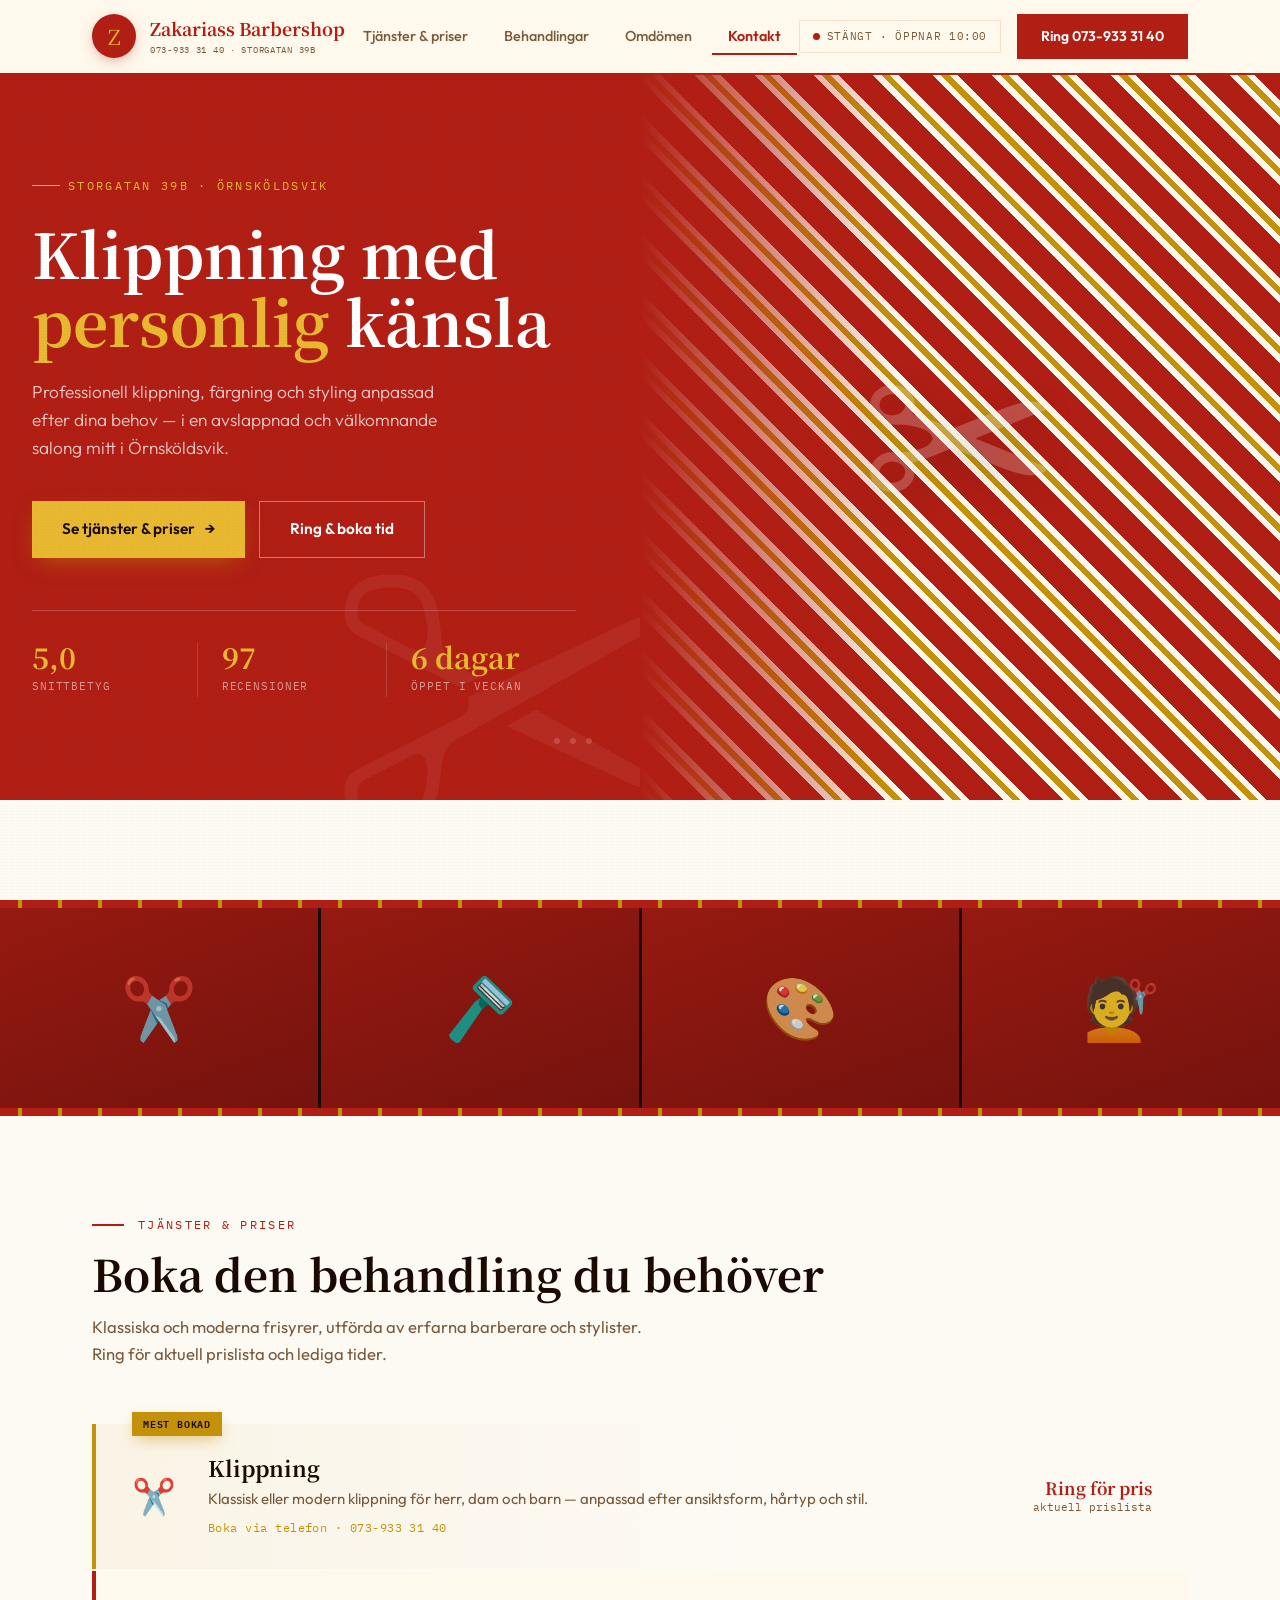
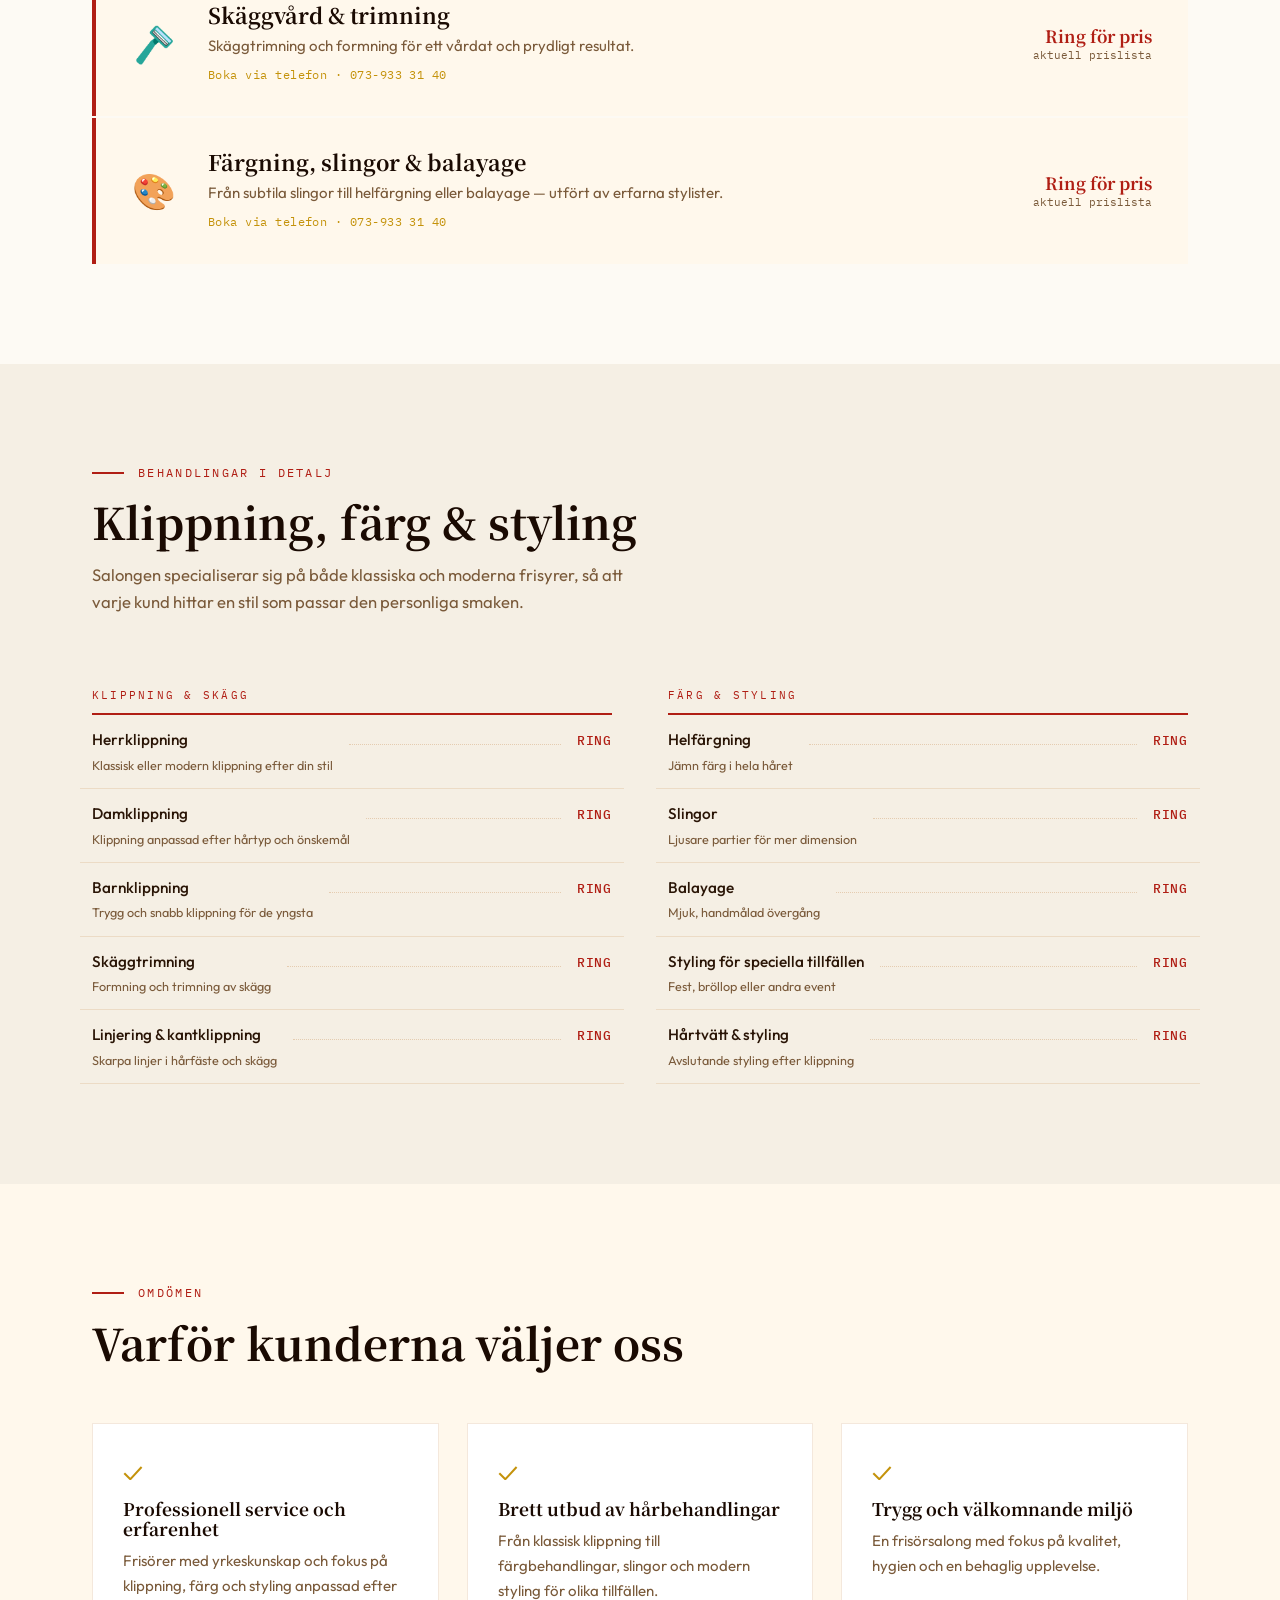
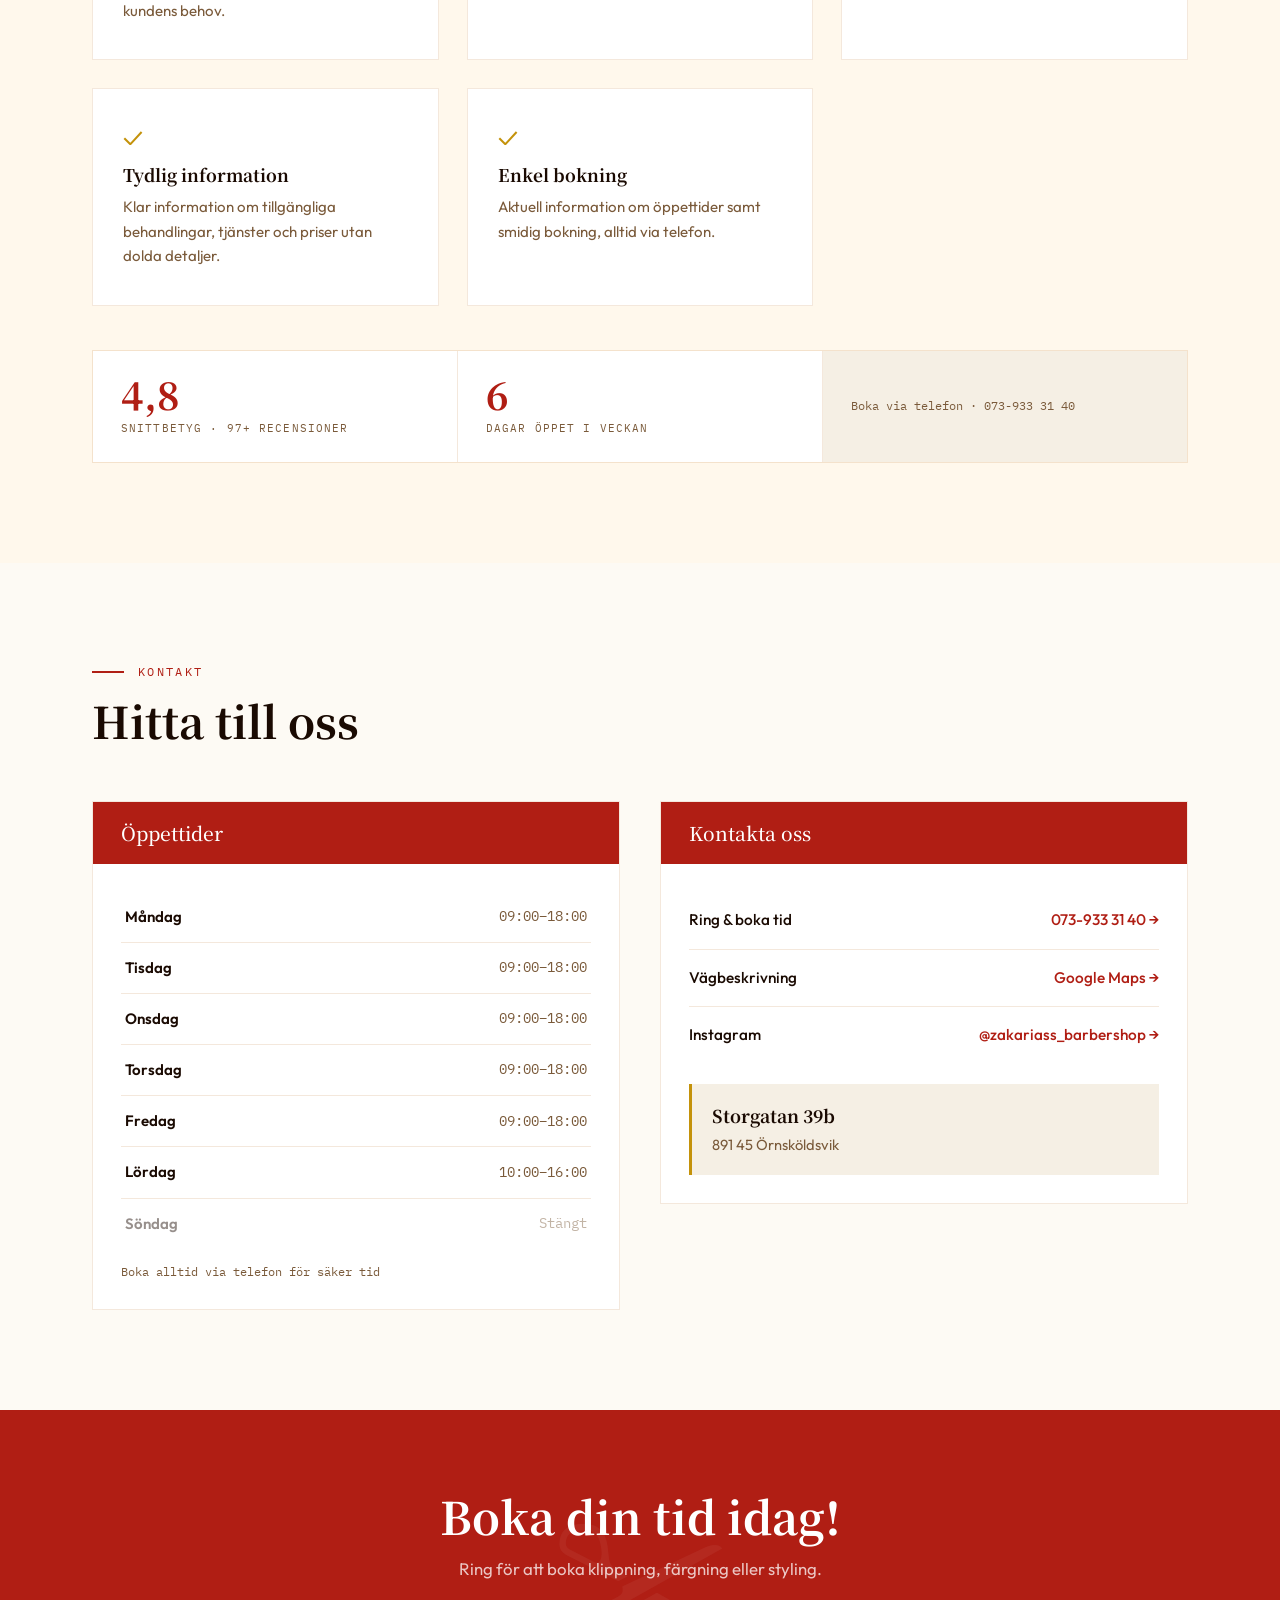
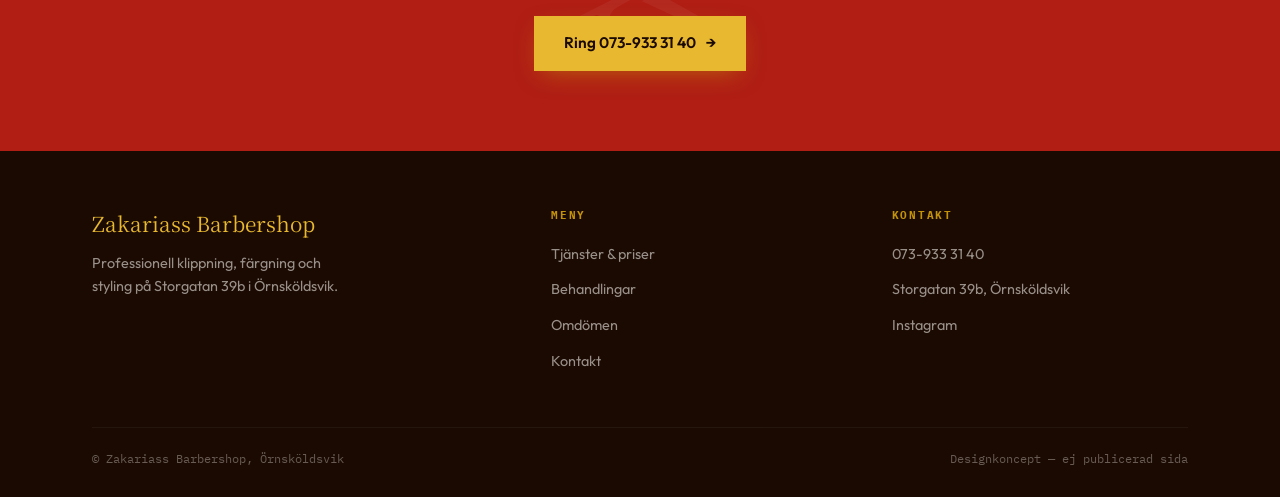
<file: zakariass-barbershop.html>
<!DOCTYPE html>
<html lang="sv">
<head>
<meta charset="UTF-8">
<meta name="viewport" content="width=device-width, initial-scale=1.0">
<title>Zakariass Barbershop — Frisör i Örnsköldsvik | Klippning, färg &amp; styling</title>
<meta name="description" content="Zakariass Barbershop på Storgatan 39b i Örnsköldsvik. Klippning, skäggvård, färgning och styling. Betyg 5,0/5 (97+ röster). Ring 073-933 31 40.">
<link rel="preconnect" href="https://fonts.googleapis.com">
<link rel="preconnect" href="https://fonts.gstatic.com" crossorigin>
<link href="https://fonts.googleapis.com/css2?family=Noto+Serif+SC:wght@400;500;700&family=Outfit:wght@300;400;500;600&family=IBM+Plex+Mono:wght@400;500&display=swap" rel="stylesheet">
<style>
:root{
  --bg:#FDFAF4;
  --bg-2:#F5EFE4;
  --ink:#1A0A02;
  --red:#B01E14;
  --red-dark:#8A1610;
  --red-light:#E8382A;
  --gold:#C4920A;
  --gold-light:#E8B830;
  --cream:#FFF8EC;
  --text:#2A1506;
  --text-dim:#7A5A3A;
  --line:rgba(180,100,20,.15);
  --radius:4px;
  --ease:cubic-bezier(.22,1,.36,1);
}
*{box-sizing:border-box;margin:0;padding:0;}
html{scroll-behavior:smooth;}
body{background:var(--bg);color:var(--text);font-family:'Outfit',sans-serif;-webkit-font-smoothing:antialiased;overflow-x:hidden;line-height:1.6;}
h1,h2,h3{font-family:'Noto Serif SC',serif;line-height:1.15;}
a{color:inherit;}
:focus-visible{outline:3px solid var(--gold);outline-offset:3px;}
.wrap{max-width:1160px;margin:0 auto;padding:0 32px;}

/* LOADER */
.loader{position:fixed;inset:0;z-index:200;background:var(--red);display:flex;flex-direction:column;align-items:center;justify-content:center;gap:16px;transition:opacity .7s,visibility .7s;}
.loader.done{opacity:0;visibility:hidden;}
.loader .char{font-family:'Noto Serif SC',serif;font-size:5rem;color:var(--gold-light);opacity:0;animation:charIn 1s var(--ease) .2s forwards;}
@keyframes charIn{0%{opacity:0;transform:scale(.6);}100%{opacity:1;transform:scale(1);}}
.loader .sub{font-family:'IBM Plex Mono',monospace;font-size:.8rem;letter-spacing:.25em;text-transform:uppercase;color:rgba(255,248,236,.7);opacity:0;animation:fadeIn .6s ease .9s forwards;}
@keyframes fadeIn{to{opacity:1;}}

/* REVEALS */
.reveal{opacity:0;transform:translateY(24px);transition:opacity .8s var(--ease),transform .8s var(--ease);transition-delay:var(--d,0s);}
.reveal.in{opacity:1;transform:none;}
.reveal-left{opacity:0;transform:translateX(-32px);transition:opacity .8s var(--ease),transform .8s var(--ease);transition-delay:var(--d,0s);}
.reveal-left.in{opacity:1;transform:none;}
.reveal-right{opacity:0;transform:translateX(32px);transition:opacity .8s var(--ease),transform .8s var(--ease);transition-delay:var(--d,0s);}
.reveal-right.in{opacity:1;transform:none;}
.stage{opacity:0;transform:translateY(26px);animation:stageIn .9s var(--ease) forwards;}
.stage.s1{animation-delay:.15s;}
.stage.s2{animation-delay:.32s;}
.stage.s3{animation-delay:.5s;}
.stage.s4{animation-delay:.68s;}
.stage.s5{animation-delay:.86s;}
@keyframes stageIn{to{opacity:1;transform:none;}}

/* SCROLL PROGRESS */
.scroll-progress{position:fixed;top:0;left:0;height:3px;width:0%;background:linear-gradient(90deg,var(--gold) 0%,var(--red-light) 100%);z-index:150;transition:width .1s linear;}

/* PAPPERSNYANS — subtil textur för djup */
body::before{
  content:"";position:fixed;inset:0;z-index:1;pointer-events:none;
  background-image:radial-gradient(rgba(0,0,0,.03) 1px,transparent 1px);
  background-size:3px 3px;mix-blend-mode:multiply;
}

/* ÖPPET-STATUS */
.status-badge{
  display:inline-flex;align-items:center;gap:7px;
  font-family:'IBM Plex Mono',monospace;font-size:.66rem;letter-spacing:.06em;text-transform:uppercase;
  padding:7px 13px;border:1px solid var(--line);margin-right:14px;color:var(--text-dim);white-space:nowrap;
}
.status-badge .dot{width:7px;height:7px;border-radius:50%;background:#2e9e4d;flex:none;animation:pulseGreen 2s infinite;}
.status-badge.closed .dot{background:var(--red);animation:pulseRed 2s infinite;}
@keyframes pulseGreen{0%{box-shadow:0 0 0 0 rgba(46,158,77,.55);}70%{box-shadow:0 0 0 8px rgba(46,158,77,0);}100%{box-shadow:0 0 0 0 rgba(46,158,77,0);}}
@keyframes pulseRed{0%{box-shadow:0 0 0 0 rgba(176,30,20,.55);}70%{box-shadow:0 0 0 8px rgba(176,30,20,0);}100%{box-shadow:0 0 0 0 rgba(176,30,20,0);}}
@media(max-width:860px){.status-badge{display:none;}}

/* KNAPPGLANS */
.btn-gold::after{
  content:"";position:absolute;top:0;left:-60%;width:40%;height:100%;
  background:linear-gradient(120deg,transparent,rgba(255,255,255,.6),transparent);
  transform:skewX(-20deg);transition:left .7s ease;
}
.btn-gold:hover::after{left:130%;}

/* MEST BOKAD-MÄRKE */
.price-row{position:relative;}
.price-row.featured{border-left-color:var(--gold);background:linear-gradient(90deg,rgba(196,146,10,.06),transparent 60%);}
.popular-tag{
  position:absolute;top:-12px;left:36px;
  background:var(--gold);color:var(--ink);
  font-family:'IBM Plex Mono',monospace;font-size:.62rem;font-weight:600;letter-spacing:.08em;text-transform:uppercase;
  padding:4px 11px;box-shadow:0 6px 16px -4px rgba(196,146,10,.55);
  animation:tagFloat 2.6s ease-in-out infinite;
}
@keyframes tagFloat{0%,100%{transform:translateY(0);}50%{transform:translateY(-4px);}}

/* HERO — FLYTANDE PARTIKLAR */
.steam{position:absolute;right:70px;bottom:56px;pointer-events:none;}
.steam span{position:absolute;bottom:0;width:6px;height:6px;border-radius:50%;background:rgba(255,255,255,.16);animation:steamRise 4.4s ease-in infinite;}
.steam span:nth-child(2){left:16px;animation-delay:1.4s;}
.steam span:nth-child(3){left:-16px;animation-delay:2.8s;}
@keyframes steamRise{0%{transform:translateY(0) scale(1);opacity:0;}18%{opacity:.6;}100%{transform:translateY(-100px) scale(.15);opacity:0;}}

/* KORT-TILT */
.quote-grid{perspective:1200px;}

/* STICKY MOBIL-CTA */
.mobile-cta{display:none;}
@media(max-width:700px){
  .mobile-cta{
    display:flex;align-items:center;justify-content:center;gap:8px;
    position:fixed;left:0;right:0;bottom:0;z-index:120;
    background:var(--red);color:#fff;text-decoration:none;
    padding:16px;font-weight:600;font-size:.92rem;
    box-shadow:0 -8px 24px -8px rgba(0,0,0,.4);
    animation:ctaSlideUp .6s var(--ease) .4s backwards;
  }
  .mobile-cta:active{background:var(--red-dark);}
  .to-top{bottom:78px;}
  footer{padding-bottom:80px;}
}
@keyframes ctaSlideUp{from{transform:translateY(100%);}to{transform:translateY(0);}}

/* NAV — ljust papperstema */
header.site{position:fixed;top:0;left:0;right:0;z-index:100;background:var(--cream);border-bottom:2px solid var(--red);transition:box-shadow .3s;}
header.site.scrolled{box-shadow:0 4px 24px -8px rgba(176,30,20,.25);}
nav.wrap{display:flex;align-items:center;justify-content:space-between;padding-top:14px;padding-bottom:14px;}
.brandmark{display:flex;align-items:center;gap:14px;text-decoration:none;}
.brand-seal{
  width:44px;height:44px;background:var(--red);border-radius:50%;
  display:flex;align-items:center;justify-content:center;
  font-family:'Noto Serif SC',serif;font-size:1.3rem;color:var(--gold-light);
  transition:transform .5s var(--ease);
  box-shadow:0 4px 14px -4px rgba(176,30,20,.5);
}
.brandmark:hover .brand-seal{transform:rotate(20deg) scale(1.1);}
.brand-name{font-family:'Noto Serif SC',serif;font-weight:700;font-size:1.1rem;color:var(--red);}
.brand-sub{font-family:'IBM Plex Mono',monospace;font-size:.56rem;letter-spacing:.08em;text-transform:uppercase;color:var(--text-dim);}
nav ul{list-style:none;display:flex;gap:4px;}
nav ul a{
  text-decoration:none;font-size:.9rem;font-weight:500;color:var(--text-dim);
  padding:8px 16px;border-radius:2px;
  transition:color .2s,background .2s;
}
nav ul a:hover{color:var(--red);background:rgba(176,30,20,.07);}
nav ul a.active{color:var(--red);font-weight:600;border-bottom:2px solid var(--red);border-radius:0;}
.nav-cta{
  background:var(--red);color:#fff;text-decoration:none;
  padding:11px 24px;font-weight:600;font-size:.88rem;
  position:relative;overflow:hidden;
  transition:background .2s,transform .2s var(--ease);
}
.nav-cta:hover{background:var(--red-dark);transform:translateY(-2px);}
.nav-toggle{display:none;}

/* HERO — stor split */
.hero{
  min-height:100svh;display:grid;grid-template-columns:1fr 1fr;
  padding-top:74px;
}
.hero-left{
  display:flex;flex-direction:column;justify-content:center;
  padding:80px 64px 80px 32px;
  background:var(--red);
  position:relative;overflow:hidden;
}
.hero-left::before{
  content:"✂";
  position:absolute;right:-40px;bottom:-60px;
  font-family:'Noto Serif SC',serif;font-size:22rem;
  color:rgba(255,255,255,.06);line-height:1;pointer-events:none;
}
.hero-right{position:relative;overflow:hidden;background:repeating-linear-gradient(45deg,var(--red) 0 24px,var(--cream) 24px 30px,var(--gold) 30px 36px,var(--cream) 36px 42px);background-size:300% 300%;animation:poleMove 6s linear infinite;}
@keyframes poleMove{0%{background-position:0 0;}100%{background-position:240px 240px;}}
.hero-right .bigicon{position:absolute;inset:0;display:flex;align-items:center;justify-content:center;font-size:15rem;color:rgba(255,255,255,.22);pointer-events:none;text-shadow:0 12px 40px rgba(0,0,0,.15);}
.hero-right .overlay{position:absolute;inset:0;background:linear-gradient(90deg,var(--red) 0%,transparent 40%);}
@media(prefers-reduced-motion:reduce){.hero-right{animation:none;}}
.hero-tag{
  display:inline-flex;align-items:center;gap:8px;
  font-family:'IBM Plex Mono',monospace;font-size:.72rem;letter-spacing:.2em;
  text-transform:uppercase;color:var(--gold-light);
  margin-bottom:24px;
}
.hero-tag .line{width:28px;height:1px;background:var(--gold-light);}
.hero h1{
  font-size:clamp(2.4rem,4.8vw,4rem);
  color:#fff;font-weight:700;
  margin-bottom:24px;line-height:1.1;
}
.hero h1 span{color:var(--gold-light);}
.hero p.lede{color:rgba(255,255,255,.78);font-size:1.08rem;max-width:40ch;margin-bottom:40px;font-weight:300;}
.btn{
  display:inline-flex;align-items:center;gap:10px;
  padding:15px 30px;font-weight:600;font-size:.96rem;
  text-decoration:none;position:relative;overflow:hidden;
  transition:transform .2s var(--ease),box-shadow .2s;
}
.btn .ico{transition:transform .3s var(--ease);}
.btn:hover .ico{transform:translateX(5px);}
.btn:hover{transform:translateY(-3px);}
.btn-gold{background:var(--gold-light);color:var(--ink);box-shadow:0 8px 24px -8px rgba(196,146,10,.6);}
.btn-gold:hover{background:#f0c43a;box-shadow:0 14px 30px -8px rgba(196,146,10,.7);}
.btn-outline{border:1.5px solid rgba(255,255,255,.4);color:#fff;}
.btn-outline:hover{background:rgba(255,255,255,.12);}
.hero-ctas{display:flex;gap:14px;flex-wrap:wrap;margin-bottom:52px;}
.hero-numbers{
  display:flex;gap:0;
  border-top:1px solid rgba(255,255,255,.2);padding-top:32px;
}
.hero-numbers>div{flex:1;padding-right:24px;border-right:1px solid rgba(255,255,255,.15);margin-right:24px;}
.hero-numbers>div:last-child{border-right:none;margin-right:0;}
.hero-numbers strong{display:block;font-family:'Noto Serif SC',serif;font-size:1.8rem;color:var(--gold-light);line-height:1;font-variant-numeric:tabular-nums;}
.hero-numbers span{font-family:'IBM Plex Mono',monospace;font-size:.68rem;letter-spacing:.08em;text-transform:uppercase;color:rgba(255,255,255,.55);}

/* SECTION */
section{padding:100px 0;}
.section-label{
  display:flex;align-items:center;gap:14px;margin-bottom:14px;
  font-family:'IBM Plex Mono',monospace;font-size:.72rem;letter-spacing:.2em;
  text-transform:uppercase;color:var(--red);
}
.section-label::before{content:"";width:32px;height:2px;background:var(--red);}
.section-head h2{font-size:clamp(2rem,3.4vw,2.8rem);margin-bottom:16px;color:var(--ink);}
.section-head p{font-size:1.04rem;color:var(--text-dim);max-width:52ch;}
.section-head{margin-bottom:56px;}

/* STRIPETE DIVIDER */
.stripe-div{
  height:8px;
  background:repeating-linear-gradient(90deg,var(--red) 0 18px,var(--gold) 18px 22px,var(--red) 22px 40px);
}

/* TJÄNSTGALLERI — ikonmosaik */
.gallery-section{background:var(--ink);padding:0;}
.gallery-wrap{display:grid;grid-template-columns:repeat(4,1fr);grid-template-rows:200px;gap:3px;}
.g-cell{position:relative;overflow:hidden;}
.g-icon{width:100%;height:100%;display:flex;align-items:center;justify-content:center;font-size:3.8rem;background:linear-gradient(160deg,var(--red),var(--red-dark));transition:transform .9s var(--ease),filter .5s;filter:brightness(.85);}
.g-cell:hover .g-icon{transform:scale(1.06);filter:brightness(1.05);}
.g-cell .cap{
  position:absolute;bottom:0;left:0;right:0;padding:20px 22px;
  background:linear-gradient(transparent,rgba(26,10,2,.8));
  color:#fff;font-family:'Noto Serif SC',serif;font-size:1.05rem;font-weight:500;
  transform:translateY(100%);transition:transform .4s var(--ease);
}
.g-cell:hover .cap{transform:translateY(0);}


/* PRISKORT — horisontella kort */
.price-list{display:flex;flex-direction:column;gap:2px;}
.price-row{
  display:flex;align-items:center;gap:32px;
  padding:32px 36px;background:var(--cream);
  border-left:4px solid var(--red);
  transition:background .25s,border-color .25s,transform .25s var(--ease);
}
.price-row:hover{background:var(--bg-2);transform:translateX(8px);border-color:var(--gold);}
.price-ico{font-size:2.2rem;flex:none;}
.price-content{flex:1;}
.price-content h3{font-family:'Noto Serif SC',serif;font-size:1.35rem;color:var(--ink);margin-bottom:6px;}
.price-content p{font-size:.94rem;color:var(--text-dim);}
.price-content .meta{font-family:'IBM Plex Mono',monospace;font-size:.72rem;color:var(--gold);margin-top:8px;letter-spacing:.04em;}
.price-badge{
  font-family:'Noto Serif SC',serif;font-size:2rem;font-weight:700;
  color:var(--red);text-align:right;flex:none;min-width:90px;
}
.price-badge.quote{font-size:1.05rem;line-height:1.3;}
.price-badge small{display:block;font-family:'IBM Plex Mono',monospace;font-size:.68rem;color:var(--text-dim);font-weight:400;}

/* BEHANDLINGAR — kompakt tabell */
.menu-section{background:var(--bg-2);}
.menu-cols{display:grid;grid-template-columns:1fr 1fr;gap:56px;}
.menu-cat{
  font-family:'IBM Plex Mono',monospace;font-size:.7rem;letter-spacing:.2em;
  text-transform:uppercase;color:var(--red);padding:16px 0 8px;
  border-bottom:2px solid var(--red);margin-bottom:0;
}
.mi{
  display:flex;justify-content:space-between;align-items:baseline;gap:10px;
  padding:13px 12px;margin:0 -12px;
  border-bottom:1px solid var(--line);
  transition:background .2s,padding-left .25s var(--ease);
}
.mi:hover{background:rgba(176,30,20,.06);padding-left:22px;}
.mi .n{font-size:.96rem;font-weight:500;}
.mi .n small{display:block;font-size:.79rem;color:var(--text-dim);font-weight:400;margin-top:2px;}
.mi .dots{flex:1;border-bottom:1px dotted rgba(180,100,20,.25);margin:0 6px 6px;}
.mi .p{font-family:'IBM Plex Mono',monospace;font-size:.82rem;color:var(--red);white-space:nowrap;font-weight:500;text-transform:uppercase;letter-spacing:.06em;}

/* VARFÖR OSS — kort-layout */
.reviews-section{background:var(--cream);}
.quote-grid{display:grid;grid-template-columns:1fr 1fr 1fr;gap:28px;}
.quote-card{
  padding:36px 30px;
  border:1px solid var(--line);
  position:relative;
  transition:transform .35s var(--ease),box-shadow .35s,border-color .35s;
  background:#fff;
}
.quote-card:hover{transform:translateY(-6px);box-shadow:0 20px 48px -24px rgba(176,30,20,.25);border-color:rgba(176,30,20,.25);}
.quote-card .stars{color:var(--gold);font-size:1.6rem;margin-bottom:14px;line-height:1;}
.quote-card h3{font-family:'Noto Serif SC',serif;font-size:1.08rem;color:var(--ink);margin-bottom:10px;}
.quote-card blockquote{font-size:.94rem;color:var(--text-dim);line-height:1.65;font-style:normal;}
.rating-bar{
  margin-top:44px;display:flex;align-items:stretch;gap:0;
  border:1px solid var(--line);overflow:hidden;
}
.rating-bar .rb-block{
  flex:1;padding:24px 28px;background:#fff;border-right:1px solid var(--line);
}
.rating-bar .rb-block:last-child{border-right:none;}
.rating-bar .rb-score{font-family:'Noto Serif SC',serif;font-size:2.4rem;color:var(--red);font-weight:700;line-height:1;font-variant-numeric:tabular-nums;}
.rating-bar .rb-label{font-family:'IBM Plex Mono',monospace;font-size:.7rem;letter-spacing:.1em;text-transform:uppercase;color:var(--text-dim);margin-top:6px;}

/* KONTAKT */
.contact-layout{display:grid;grid-template-columns:1fr 1fr;gap:40px;align-items:start;}
.contact-box{border:1px solid var(--line);background:#fff;}
.contact-box-head{background:var(--red);padding:20px 28px;}
.contact-box-head h3{font-family:'Noto Serif SC',serif;color:#fff;font-size:1.2rem;font-weight:500;}
.contact-box-body{padding:28px;}
.ht{width:100%;border-collapse:collapse;}
.ht tr{border-bottom:1px solid var(--line);}
.ht tr:last-child{border-bottom:none;}
.ht td{padding:13px 4px;font-size:.94rem;}
.ht td:first-child{font-weight:600;color:var(--ink);}
.ht td:last-child{text-align:right;font-family:'IBM Plex Mono',monospace;font-size:.85rem;color:var(--text-dim);}
.ht tr.closed td{opacity:.45;}
.c-links a{
  display:flex;justify-content:space-between;align-items:center;
  padding:16px 0;border-bottom:1px solid var(--line);
  text-decoration:none;font-weight:500;font-size:.96rem;color:var(--ink);
  transition:color .2s,padding-left .2s var(--ease);
}
.c-links a:last-child{border-bottom:none;}
.c-links a:hover{color:var(--red);padding-left:10px;}
.c-links .arr{color:var(--red);transition:transform .2s var(--ease);}
.c-links a:hover .arr{transform:translateX(5px);}
.address-block{
  margin-top:20px;padding:18px 20px;
  border-left:3px solid var(--gold);background:var(--bg-2);
  font-size:.92rem;color:var(--text-dim);
}
.address-block strong{display:block;font-family:'Noto Serif SC',serif;color:var(--ink);font-size:1.1rem;margin-bottom:3px;}

/* CTA */
.cta-section{
  background:var(--red);padding:80px 0;
  position:relative;overflow:hidden;text-align:center;
}
.cta-section::before{
  content:"✂";
  position:absolute;top:50%;left:50%;transform:translate(-50%,-50%);
  font-family:'Noto Serif SC',serif;font-size:clamp(5rem,14vw,12rem);
  color:rgba(255,255,255,.05);white-space:nowrap;pointer-events:none;
}
.cta-section h2{font-family:'Noto Serif SC',serif;color:#fff;font-size:clamp(2rem,3.5vw,2.8rem);margin-bottom:14px;position:relative;}
.cta-section p{color:rgba(255,255,255,.75);margin-bottom:34px;position:relative;font-size:1.05rem;}

/* FOOTER */
footer{background:var(--ink);color:rgba(253,250,244,.75);padding:56px 0 28px;}
.foot-grid{display:grid;grid-template-columns:1.4fr 1fr 1fr;gap:44px;margin-bottom:44px;}
.foot-brand-name{font-family:'Noto Serif SC',serif;font-size:1.3rem;color:var(--gold-light);margin-bottom:12px;}
.foot-brand p{font-size:.9rem;max-width:28ch;opacity:.75;}
footer h4{font-family:'IBM Plex Mono',monospace;font-size:.7rem;letter-spacing:.16em;text-transform:uppercase;color:var(--gold);margin-bottom:16px;}
footer ul{list-style:none;}
footer li{margin-bottom:10px;}
footer a{text-decoration:none;font-size:.9rem;opacity:.75;transition:opacity .2s,color .2s,padding-left .2s var(--ease);}
footer a:hover{opacity:1;color:var(--gold-light);padding-left:6px;}
.foot-bottom{display:flex;justify-content:space-between;flex-wrap:wrap;gap:10px;padding-top:22px;border-top:1px solid rgba(255,255,255,.1);font-family:'IBM Plex Mono',monospace;font-size:.72rem;opacity:.45;}

.to-top{position:fixed;right:24px;bottom:24px;z-index:110;width:48px;height:48px;background:var(--red);color:#fff;border:none;cursor:pointer;font-size:1.1rem;display:flex;align-items:center;justify-content:center;opacity:0;pointer-events:none;transform:translateY(12px);transition:opacity .3s,transform .3s var(--ease),background .2s;box-shadow:0 8px 24px -8px rgba(176,30,20,.6);}
.to-top.show{opacity:1;pointer-events:auto;transform:none;}
.to-top:hover{background:var(--red-dark);}

@media(max-width:1000px){
  .hero{grid-template-columns:1fr;}
  .hero-right{height:340px;}
  .hero-left{padding:60px 32px;}
  .hero-left::before{display:none;}
  .menu-cols{grid-template-columns:1fr;}
  .quote-grid{grid-template-columns:1fr;}
  .contact-layout,.foot-grid{grid-template-columns:1fr;}
  .gallery-wrap{grid-template-columns:1fr 1fr;grid-template-rows:auto;}
}
@media(max-width:700px){
  nav ul{position:fixed;top:72px;left:0;right:0;background:var(--cream);border-bottom:2px solid var(--red);flex-direction:column;padding:16px 24px;gap:4px;transform:translateY(-110%);opacity:0;pointer-events:none;transition:transform .3s var(--ease),opacity .3s;z-index:90;}
  nav ul.open{transform:none;opacity:1;pointer-events:auto;}
  nav ul a{display:block;padding:12px 0;border-bottom:1px solid var(--line);}
  nav ul a:last-child{border-bottom:none;}
  .nav-toggle{display:block;background:none;border:1.5px solid var(--red);color:var(--red);padding:8px 14px;font-family:'IBM Plex Mono',monospace;font-size:.78rem;cursor:pointer;}
  .gallery-wrap{grid-template-columns:1fr;}
  section{padding:70px 0;}
  .hero-numbers{flex-direction:column;gap:16px;}
  .hero-numbers>div{border-right:none;padding-right:0;margin-right:0;border-bottom:1px solid rgba(255,255,255,.15);padding-bottom:16px;}
  .price-row{flex-wrap:wrap;gap:16px;}
}
@media(prefers-reduced-motion:reduce){
  html{scroll-behavior:auto;}
  *,*::before,*::after{animation-duration:.01ms !important;animation-iteration-count:1 !important;transition-duration:.01ms !important;}
  .reveal,.reveal-left,.reveal-right,.stage{opacity:1;transform:none;}
  .loader{display:none;}
  .steam span{display:none;}
}
</style>
</head>
<body>

<div class="loader" id="loader" aria-hidden="true">
  <div class="char">Z</div>
  <div class="sub">Zakariass Barbershop</div>
</div>

<div class="scroll-progress" id="scrollProgress" aria-hidden="true"></div>

<header class="site" id="siteHeader">
  <nav class="wrap">
    <a class="brandmark" href="#hem">
      <div class="brand-seal">Z</div>
      <div>
        <div class="brand-name">Zakariass Barbershop</div>
        <div class="brand-sub">073-933 31 40 · Storgatan 39b</div>
      </div>
    </a>
    <button class="nav-toggle" id="navToggle" aria-expanded="false">≡ Meny</button>
    <ul id="navList">
      <li><a href="#tjanster" data-nav="tjanster">Tjänster &amp; priser</a></li>
      <li><a href="#behandlingar" data-nav="behandlingar">Behandlingar</a></li>
      <li><a href="#omdomen" data-nav="omdomen">Omdömen</a></li>
      <li><a href="#kontakt" data-nav="kontakt">Kontakt</a></li>
    </ul>
    <span class="status-badge" id="statusBadge"><span class="dot"></span><span id="statusText">—</span></span>
    <a class="nav-cta" href="tel:+46739333140">Ring 073-933 31 40</a>
  </nav>
</header>

<section class="hero" id="hem">
  <div class="hero-left">
    <div class="hero-tag stage s1"><span class="line"></span>Storgatan 39b · Örnsköldsvik</div>
    <h1 class="stage s2">Klippning med <span>personlig</span> känsla</h1>
    <p class="lede stage s3">Professionell klippning, färgning och styling anpassad efter dina behov — i en avslappnad och välkomnande salong mitt i Örnsköldsvik.</p>
    <div class="hero-ctas stage s4">
      <a class="btn btn-gold" href="#tjanster">Se tjänster &amp; priser <span class="ico">→</span></a>
      <a class="btn btn-outline" href="tel:+46739333140">Ring &amp; boka tid</a>
    </div>
    <div class="hero-numbers stage s5">
      <div><strong data-count="5.0" data-decimals="1">0,0</strong><span>Snittbetyg</span></div>
      <div><strong data-count="97" data-decimals="0">0</strong><span>Recensioner</span></div>
      <div><strong>6 dagar</strong><span>Öppet i veckan</span></div>
    </div>
    <div class="steam" aria-hidden="true"><span></span><span></span><span></span></div>
  </div>
  <div class="hero-right">
    <div class="bigicon" aria-hidden="true">✂</div>
    <div class="overlay"></div>
  </div>
</section>

<div class="stripe-div"></div>

<!-- TJÄNSTER I FOKUS -->
<section class="gallery-section" aria-label="Tjänster hos salongen">
  <div class="gallery-wrap">
    <div class="g-cell reveal-left"><div class="g-icon">✂️</div><div class="cap">Klippning</div></div>
    <div class="g-cell reveal" style="--d:.05s;"><div class="g-icon">🪒</div><div class="cap">Skäggvård</div></div>
    <div class="g-cell reveal" style="--d:.1s;"><div class="g-icon">🎨</div><div class="cap">Färg &amp; balayage</div></div>
    <div class="g-cell reveal" style="--d:.15s;"><div class="g-icon">💇</div><div class="cap">Styling</div></div>
  </div>
</section>

<div class="stripe-div"></div>

<!-- TJÄNSTER & PRISER -->
<section id="tjanster">
  <div class="wrap">
    <div class="section-head">
      <div class="section-label reveal">Tjänster &amp; priser</div>
      <h2 class="reveal" style="--d:.08s;">Boka den behandling du behöver</h2>
      <p class="reveal" style="--d:.14s;">Klassiska och moderna frisyrer, utförda av erfarna barberare och stylister. Ring för aktuell prislista och lediga tider.</p>
    </div>
    <div class="price-list">
      <div class="price-row featured reveal" style="--d:.05s;">
        <span class="popular-tag">Mest bokad</span>
        <span class="price-ico">✂️</span>
        <div class="price-content">
          <h3>Klippning</h3>
          <p>Klassisk eller modern klippning för herr, dam och barn — anpassad efter ansiktsform, hårtyp och stil.</p>
          <div class="meta">Boka via telefon · 073-933 31 40</div>
        </div>
        <div class="price-badge quote">Ring för pris<small>aktuell prislista</small></div>
      </div>
      <div class="price-row reveal" style="--d:.12s;">
        <span class="price-ico">🪒</span>
        <div class="price-content">
          <h3>Skäggvård &amp; trimning</h3>
          <p>Skäggtrimning och formning för ett vårdat och prydligt resultat.</p>
          <div class="meta">Boka via telefon · 073-933 31 40</div>
        </div>
        <div class="price-badge quote">Ring för pris<small>aktuell prislista</small></div>
      </div>
      <div class="price-row reveal" style="--d:.19s;">
        <span class="price-ico">🎨</span>
        <div class="price-content">
          <h3>Färgning, slingor &amp; balayage</h3>
          <p>Från subtila slingor till helfärgning eller balayage — utfört av erfarna stylister.</p>
          <div class="meta">Boka via telefon · 073-933 31 40</div>
        </div>
        <div class="price-badge quote">Ring för pris<small>aktuell prislista</small></div>
      </div>
    </div>
  </div>
</section>

<!-- BEHANDLINGAR -->
<section class="menu-section" id="behandlingar">
  <div class="wrap">
    <div class="section-head">
      <div class="section-label reveal">Behandlingar i detalj</div>
      <h2 class="reveal" style="--d:.08s;">Klippning, färg &amp; styling</h2>
      <p class="reveal" style="--d:.14s;">Salongen specialiserar sig på både klassiska och moderna frisyrer, så att varje kund hittar en stil som passar den personliga smaken.</p>
    </div>
    <div class="menu-cols">
      <div>
        <div class="menu-cat">Klippning &amp; skägg</div>
        <div class="mi reveal" style="--d:.03s;"><div class="n">Herrklippning<small>Klassisk eller modern klippning efter din stil</small></div><div class="dots"></div><div class="p">Ring</div></div>
        <div class="mi reveal" style="--d:.05s;"><div class="n">Damklippning<small>Klippning anpassad efter hårtyp och önskemål</small></div><div class="dots"></div><div class="p">Ring</div></div>
        <div class="mi reveal" style="--d:.07s;"><div class="n">Barnklippning<small>Trygg och snabb klippning för de yngsta</small></div><div class="dots"></div><div class="p">Ring</div></div>
        <div class="mi reveal" style="--d:.09s;"><div class="n">Skäggtrimning<small>Formning och trimning av skägg</small></div><div class="dots"></div><div class="p">Ring</div></div>
        <div class="mi reveal" style="--d:.11s;"><div class="n">Linjering &amp; kantklippning<small>Skarpa linjer i hårfäste och skägg</small></div><div class="dots"></div><div class="p">Ring</div></div>
      </div>
      <div>
        <div class="menu-cat">Färg &amp; styling</div>
        <div class="mi reveal" style="--d:.04s;"><div class="n">Helfärgning<small>Jämn färg i hela håret</small></div><div class="dots"></div><div class="p">Ring</div></div>
        <div class="mi reveal" style="--d:.06s;"><div class="n">Slingor<small>Ljusare partier för mer dimension</small></div><div class="dots"></div><div class="p">Ring</div></div>
        <div class="mi reveal" style="--d:.08s;"><div class="n">Balayage<small>Mjuk, handmålad övergång</small></div><div class="dots"></div><div class="p">Ring</div></div>
        <div class="mi reveal" style="--d:.10s;"><div class="n">Styling för speciella tillfällen<small>Fest, bröllop eller andra event</small></div><div class="dots"></div><div class="p">Ring</div></div>
        <div class="mi reveal" style="--d:.12s;"><div class="n">Hårtvätt &amp; styling<small>Avslutande styling efter klippning</small></div><div class="dots"></div><div class="p">Ring</div></div>
      </div>
    </div>
  </div>
</section>

<!-- OMDÖMEN -->
<section class="reviews-section" id="omdomen">
  <div class="wrap">
    <div class="section-head">
      <div class="section-label reveal">Omdömen</div>
      <h2 class="reveal" style="--d:.08s;">Varför kunderna väljer oss</h2>
    </div>
    <div class="quote-grid">
      <article class="quote-card reveal" style="--d:.05s;">
        <div class="stars" aria-hidden="true">✓</div>
        <h3>Professionell service och erfarenhet</h3>
        <blockquote>Frisörer med yrkeskunskap och fokus på klippning, färg och styling anpassad efter kundens behov.</blockquote>
      </article>
      <article class="quote-card reveal" style="--d:.12s;">
        <div class="stars" aria-hidden="true">✓</div>
        <h3>Brett utbud av hårbehandlingar</h3>
        <blockquote>Från klassisk klippning till färgbehandlingar, slingor och modern styling för olika tillfällen.</blockquote>
      </article>
      <article class="quote-card reveal" style="--d:.19s;">
        <div class="stars" aria-hidden="true">✓</div>
        <h3>Trygg och välkomnande miljö</h3>
        <blockquote>En frisörsalong med fokus på kvalitet, hygien och en behaglig upplevelse.</blockquote>
      </article>
      <article class="quote-card reveal" style="--d:.26s;">
        <div class="stars" aria-hidden="true">✓</div>
        <h3>Tydlig information</h3>
        <blockquote>Klar information om tillgängliga behandlingar, tjänster och priser utan dolda detaljer.</blockquote>
      </article>
      <article class="quote-card reveal" style="--d:.33s;">
        <div class="stars" aria-hidden="true">✓</div>
        <h3>Enkel bokning</h3>
        <blockquote>Aktuell information om öppettider samt smidig bokning, alltid via telefon.</blockquote>
      </article>
    </div>
    <div class="rating-bar reveal reveal-right" style="--d:.1s;">
      <div class="rb-block">
        <div class="rb-score" data-count="5.0" data-decimals="1">0,0</div>
        <div class="rb-label">Snittbetyg · 97+ recensioner</div>
      </div>
      <div class="rb-block">
        <div class="rb-score">6</div>
        <div class="rb-label">Dagar öppet i veckan</div>
      </div>
      <div class="rb-block" style="background:var(--bg-2);font-family:'IBM Plex Mono',monospace;font-size:.78rem;color:var(--text-dim);display:flex;align-items:center;">
        Boka via telefon · 073-933 31 40
      </div>
    </div>
  </div>
</section>

<!-- KONTAKT -->
<section id="kontakt">
  <div class="wrap">
    <div class="section-head">
      <div class="section-label reveal">Kontakt</div>
      <h2 class="reveal" style="--d:.08s;">Hitta till oss</h2>
    </div>
    <div class="contact-layout">
      <div class="contact-box reveal-left">
        <div class="contact-box-head"><h3>Öppettider</h3></div>
        <div class="contact-box-body">
          <table class="ht">
            <tr><td>Måndag</td><td>09:00–18:00</td></tr>
            <tr><td>Tisdag</td><td>09:00–18:00</td></tr>
            <tr><td>Onsdag</td><td>09:00–18:00</td></tr>
            <tr><td>Torsdag</td><td>09:00–18:00</td></tr>
            <tr><td>Fredag</td><td>09:00–18:00</td></tr>
            <tr><td>Lördag</td><td>10:00–16:00</td></tr>
            <tr class="closed"><td>Söndag</td><td>Stängt</td></tr>
          </table>
          <p style="margin-top:14px;font-family:'IBM Plex Mono',monospace;font-size:.72rem;color:var(--text-dim);line-height:1.6;">Boka alltid via telefon för säker tid</p>
        </div>
      </div>
      <div class="contact-box reveal-right">
        <div class="contact-box-head"><h3>Kontakta oss</h3></div>
        <div class="contact-box-body">
          <div class="c-links">
            <a href="tel:+46739333140"><span>Ring &amp; boka tid</span><span class="arr">073-933 31 40 →</span></a>
            <a href="https://www.google.com/maps/search/?api=1&query=Zakariass+Barbershop+Storgatan+39b+%C3%96rnsk%C3%B6ldsvik" target="_blank" rel="noopener"><span>Vägbeskrivning</span><span class="arr">Google Maps →</span></a>
            <a href="https://www.instagram.com/zakariass_barbershop/" target="_blank" rel="noopener"><span>Instagram</span><span class="arr">@zakariass_barbershop →</span></a>
          </div>
          <div class="address-block">
            <strong>Storgatan 39b</strong>
            891 45 Örnsköldsvik
          </div>
        </div>
      </div>
    </div>
  </div>
</section>

<div class="cta-section">
  <div class="wrap" style="position:relative;z-index:2;">
    <h2 class="reveal">Boka din tid idag!</h2>
    <p class="reveal" style="--d:.1s;">Ring för att boka klippning, färgning eller styling.</p>
    <div class="reveal" style="--d:.2s;"><a class="btn btn-gold" href="tel:+46739333140" style="display:inline-flex;">Ring 073-933 31 40 <span class="ico">→</span></a></div>
  </div>
</div>

<footer>
  <div class="wrap">
    <div class="foot-grid">
      <div class="foot-brand">
        <div class="foot-brand-name">Zakariass Barbershop</div>
        <p>Professionell klippning, färgning och styling på Storgatan 39b i Örnsköldsvik.</p>
      </div>
      <div>
        <h4>Meny</h4>
        <ul>
          <li><a href="#tjanster">Tjänster &amp; priser</a></li>
          <li><a href="#behandlingar">Behandlingar</a></li>
          <li><a href="#omdomen">Omdömen</a></li>
          <li><a href="#kontakt">Kontakt</a></li>
        </ul>
      </div>
      <div>
        <h4>Kontakt</h4>
        <ul>
          <li><a href="tel:+46739333140">073-933 31 40</a></li>
          <li><a href="#kontakt">Storgatan 39b, Örnsköldsvik</a></li>
          <li><a href="https://www.instagram.com/zakariass_barbershop/" target="_blank" rel="noopener">Instagram</a></li>
        </ul>
      </div>
    </div>
    <div class="foot-bottom">
      <span>© Zakariass Barbershop, Örnsköldsvik</span>
      <span>Designkoncept — ej publicerad sida</span>
    </div>
  </div>
</footer>

<button class="to-top" id="toTop" aria-label="Till toppen">↑</button>

<a href="tel:+46739333140" class="mobile-cta">📞 Ring &amp; boka — 073-933 31 40</a>

<script>
const reduced = window.matchMedia('(prefers-reduced-motion: reduce)').matches;
const loader = document.getElementById('loader');
window.addEventListener('load', () => setTimeout(() => loader.classList.add('done'), reduced ? 0 : 1000));
setTimeout(() => loader.classList.add('done'), 2600);

const toggle = document.getElementById('navToggle');
const list = document.getElementById('navList');
toggle.addEventListener('click', () => { const o=list.classList.toggle('open'); toggle.setAttribute('aria-expanded',o); });
list.querySelectorAll('a').forEach(a => a.addEventListener('click', () => { list.classList.remove('open'); toggle.setAttribute('aria-expanded',false); }));

const header=document.getElementById('siteHeader'), toTop=document.getElementById('toTop');
const scrollProgress=document.getElementById('scrollProgress');
let ticking=false;
function onScroll(){
  const y=window.scrollY;
  header.classList.toggle('scrolled',y>30);
  toTop.classList.toggle('show',y>600);
  const max=document.documentElement.scrollHeight-window.innerHeight;
  scrollProgress.style.width=(max>0?(y/max)*100:0)+'%';
  ticking=false;
}
window.addEventListener('scroll',()=>{if(!ticking){requestAnimationFrame(onScroll);ticking=true;}},{passive:true});
onScroll();
toTop.addEventListener('click',()=>window.scrollTo({top:0,behavior:reduced?'auto':'smooth'}));

// ÖPPET NU / STÄNGT — live-status från riktiga öppettider
function updateOpenStatus(){
  const badge=document.getElementById('statusBadge'), text=document.getElementById('statusText');
  if(!badge) return;
  const now=new Date(), day=now.getDay(), h=now.getHours()+now.getMinutes()/60;
  let open=false, opensAt='';
  if(day>=1&&day<=5){ open=h>=9&&h<18; opensAt='09:00'; }
  else if(day===6){ open=h>=10&&h<16; opensAt='10:00'; }
  badge.classList.toggle('closed',!open);
  text.textContent = open ? 'Öppet nu' : (opensAt ? `Stängt · öppnar ${opensAt}` : 'Stängt idag');
}
updateOpenStatus();
setInterval(updateOpenStatus,60000);

// LÄTT 3D-TILT PÅ KORT
if(!reduced && matchMedia('(hover:hover)').matches){
  document.querySelectorAll('.quote-card').forEach(card=>{
    card.addEventListener('mousemove',e=>{
      const r=card.getBoundingClientRect();
      const x=(e.clientX-r.left)/r.width-0.5, y=(e.clientY-r.top)/r.height-0.5;
      card.style.transform=`translateY(-6px) rotateX(${y*-6}deg) rotateY(${x*8}deg)`;
    });
    card.addEventListener('mouseleave',()=>{ card.style.transform=''; });
  });
}

const revObs=new IntersectionObserver(entries=>{
  entries.forEach(e=>{ if(e.isIntersecting){e.target.classList.add('in');revObs.unobserve(e.target);} });
},{threshold:.12,rootMargin:'0px 0px -40px 0px'});
document.querySelectorAll('.reveal,.reveal-left,.reveal-right').forEach(el=>{ if(reduced) el.classList.add('in'); else revObs.observe(el); });

const navLinks=document.querySelectorAll('[data-nav]');
const sects=['tjanster','behandlingar','omdomen','kontakt'].map(id=>document.getElementById(id));
const navObs=new IntersectionObserver(entries=>{
  entries.forEach(e=>{ if(e.isIntersecting) navLinks.forEach(l=>l.classList.toggle('active',l.dataset.nav===e.target.id)); });
},{rootMargin:'-40% 0px -55% 0px'});
sects.forEach(s=>s&&navObs.observe(s));

function animCount(el){
  const target=parseFloat(el.dataset.count),dec=parseInt(el.dataset.decimals||'0');
  const dur=1400,start=performance.now();
  function tick(now){
    const p=Math.min((now-start)/dur,1),e=1-Math.pow(1-p,3);
    el.textContent=dec>0?(target*e).toFixed(dec).replace('.',','):Math.round(target*e);
    if(p<1) requestAnimationFrame(tick);
  }
  requestAnimationFrame(tick);
}
const cObs=new IntersectionObserver(entries=>{
  entries.forEach(e=>{ if(e.isIntersecting){animCount(e.target);cObs.unobserve(e.target);} });
},{threshold:.6});
document.querySelectorAll('[data-count]').forEach(el=>{
  if(reduced){const d=parseInt(el.dataset.decimals||'0');el.textContent=d>0?parseFloat(el.dataset.count).toFixed(d).replace('.',','):el.dataset.count;}
  else cObs.observe(el);
});
</script>
</body>
</html>
</file>
<file: mittkustbygg.css>
/* ============================================================
   MITTKUST BYGG — Modern redesign
   Palett: vit / ljusgrå / marinblått / varm träorange
   ============================================================ */

:root{
  --bg:#FFFFFF;
  --bg-soft:#F7F8FA;
  --bg-soft-2:#F1F3F6;
  --ink:#1A1F26;
  --ink-dim:rgba(26,31,38,.66);
  --ink-faint:rgba(26,31,38,.46);
  --line:rgba(26,31,38,.09);
  --line-strong:rgba(26,31,38,.16);

  --navy:#1F3A5F;
  --navy-deep:#152943;
  --navy-soft:#E7EDF4;
  --wood:#C97A32;
  --wood-bright:#D98D46;
  --wood-soft:#F3E1CC;

  --radius-lg:26px;
  --radius:18px;
  --radius-sm:12px;
  --ease:cubic-bezier(.22,1,.36,1);

  --shadow-sm:0 10px 28px -18px rgba(21,41,67,.22);
  --shadow-md:0 28px 60px -28px rgba(21,41,67,.28);
  --shadow-lg:0 46px 100px -38px rgba(21,41,67,.32);
}

*{box-sizing:border-box; margin:0; padding:0;}
html{scroll-behavior:smooth;}
body{
  background:var(--bg); color:var(--ink); font-family:'Inter', sans-serif; line-height:1.65;
  -webkit-font-smoothing:antialiased; overflow-x:hidden;
}
h1,h2,h3,h4{font-family:'Manrope', sans-serif; line-height:1.14; letter-spacing:-.01em; font-weight:700;}
a{color:inherit; text-decoration:none;}
img,svg{display:block; max-width:100%;}
button{font-family:inherit; cursor:pointer; background:none; border:none; color:inherit;}
ul{list-style:none;}
::selection{background:var(--wood-soft); color:var(--navy-deep);}
:focus-visible{outline:2.5px solid var(--wood); outline-offset:3px; border-radius:6px;}

.skip-link{position:fixed; top:-60px; left:16px; z-index:1000; background:var(--navy); color:#fff; padding:12px 20px; border-radius:10px; font-size:.9rem; transition:top .3s var(--ease);}
.skip-link:focus{top:16px;}

.wrap{max-width:1220px; margin:0 auto; padding:0 32px;}
@media (max-width:640px){.wrap{padding:0 22px;}}

section{position:relative; padding:130px 0;}
@media (max-width:900px){section{padding:88px 0;}}
@media (max-width:600px){section{padding:68px 0;}}
.bg-soft{background:var(--bg-soft);}

.eyebrow{display:inline-flex; align-items:center; gap:10px; font-size:.82rem; font-weight:700; letter-spacing:.12em; text-transform:uppercase; color:var(--wood);}
.eyebrow::before{content:''; width:26px; height:2px; border-radius:2px; background:var(--wood);}

.section-head{max-width:660px; margin-bottom:56px;}
.section-head h2{font-size:clamp(2rem,4.2vw,2.9rem); margin:16px 0 14px;}
.section-head p{font-size:1.06rem; color:var(--ink-dim);}
.section-head.center{margin-left:auto; margin-right:auto; text-align:center;}

.btn{display:inline-flex; align-items:center; justify-content:center; gap:10px; font-weight:700; font-size:.96rem; padding:16px 32px; border-radius:100px; transition:transform .45s var(--ease), box-shadow .45s var(--ease), background .3s, color .3s, border-color .3s;}
.btn-wood{background:linear-gradient(135deg,var(--wood-bright),var(--wood)); color:#fff; box-shadow:0 16px 32px -16px rgba(201,122,50,.55);}
.btn-wood:hover{transform:translateY(-3px); box-shadow:0 22px 42px -16px rgba(201,122,50,.65);}
.btn-navy{background:var(--navy); color:#fff; box-shadow:0 16px 32px -16px rgba(21,41,67,.5);}
.btn-navy:hover{transform:translateY(-3px); box-shadow:0 22px 42px -16px rgba(21,41,67,.6);}
.btn-ghost{background:rgba(255,255,255,.9); border:1.5px solid var(--line-strong); color:var(--navy);}
.btn-ghost:hover{border-color:var(--wood); color:var(--wood); transform:translateY(-3px);}
.btn-ghost.on-dark{background:rgba(255,255,255,.08); border-color:rgba(255,255,255,.35); color:#fff;}
.btn-ghost.on-dark:hover{border-color:#fff; background:rgba(255,255,255,.16);}
.btn svg{width:18px; height:18px;}
.btn:active{transform:translateY(0);}
.btn-sm{padding:10px 22px; font-size:.86rem;}

/* ---------- reveal ---------- */
.reveal{opacity:0; transform:translateY(30px); transition:opacity .85s var(--ease), transform .85s var(--ease); transition-delay:var(--d,0s);}
.reveal.in{opacity:1; transform:none;}

/* ---------- navbar ---------- */
.navbar{position:fixed; top:0; left:0; right:0; z-index:200; transition:background .35s, box-shadow .35s, padding .35s; padding:20px 0; border-bottom:1px solid transparent;}
.navbar.scrolled{background:rgba(255,255,255,.92); backdrop-filter:blur(14px) saturate(1.3); -webkit-backdrop-filter:blur(14px) saturate(1.3); box-shadow:0 12px 34px -26px rgba(21,41,67,.35); border-bottom-color:var(--line); padding:12px 0;}
.nav-inner{display:flex; align-items:center; justify-content:space-between;}
.brand{display:flex; align-items:center; gap:11px; font-family:'Manrope',sans-serif; font-weight:800; font-size:1.12rem; color:var(--navy);}
.brand .mark{width:40px; height:40px; border-radius:11px; background:linear-gradient(145deg,var(--navy),var(--navy-deep)); display:flex; align-items:center; justify-content:center; color:var(--wood-bright); flex:none;}
.brand .mark svg{width:20px; height:20px;}
.brand span small{display:block; font-family:'Inter',sans-serif; font-weight:500; font-size:.66rem; letter-spacing:.1em; text-transform:uppercase; color:var(--ink-faint); margin-top:1px;}
.nav-links{display:flex; align-items:center; gap:34px;}
.nav-links a{font-size:.94rem; font-weight:600; color:var(--ink-dim); position:relative; padding:4px 0; transition:color .3s;}
.nav-links a::after{content:''; position:absolute; left:0; bottom:-3px; width:0; height:2px; border-radius:2px; background:var(--wood); transition:width .35s var(--ease);}
.nav-links a:hover, .nav-links a.active{color:var(--navy);}
.nav-links a:hover::after, .nav-links a.active::after{width:100%;}
.nav-cta{display:flex; align-items:center; gap:18px;}
#navToggle{display:none; padding:6px; color:var(--navy);}
.nav-mobile{position:fixed; inset:0; z-index:190; background:rgba(255,255,255,.97); display:flex; flex-direction:column; align-items:center; justify-content:center; gap:28px; opacity:0; pointer-events:none; transition:opacity .4s var(--ease);}
.nav-mobile.open{opacity:1; pointer-events:auto;}
.nav-mobile a{font-family:'Manrope',sans-serif; font-size:1.5rem; font-weight:700; color:var(--navy);}
@media (max-width:900px){
  .nav-links{display:none;}
  .nav-cta .btn{display:none;}
  #navToggle{display:flex;}
}

/* ---------- hero ---------- */
.hero{min-height:100vh; display:flex; align-items:center; padding-top:130px; position:relative; overflow:hidden;}
.hero-bg{position:absolute; inset:0; z-index:0; background:linear-gradient(155deg,#F7F8FA 0%, #EDF1F5 45%, #E7EDF4 100%);}
.hero-bg::before{content:''; position:absolute; inset:0; background-image:radial-gradient(rgba(31,58,95,.07) 1px, transparent 1.5px); background-size:26px 26px; opacity:.7; -webkit-mask-image:radial-gradient(ellipse 65% 55% at 30% 30%, #000 0%, transparent 75%); mask-image:radial-gradient(ellipse 65% 55% at 30% 30%, #000 0%, transparent 75%);}
.hero-photo{position:absolute; right:5%; top:50%; transform:translateY(-50%); width:min(480px,42vw); aspect-ratio:4/5; border-radius:var(--radius-lg); overflow:hidden; z-index:1; box-shadow:var(--shadow-lg);}
.hero-photo .ph{position:absolute; inset:0; background:linear-gradient(150deg,#EFE2CE 0%,#D9A968 45%,#1F3A5F 100%);}
.hero-photo .ph::before{content:''; position:absolute; inset:0; background-image:radial-gradient(circle at 25% 20%, rgba(255,255,255,.5), transparent 50%);}
.hero-photo .cap{position:absolute; left:24px; right:24px; bottom:24px; color:#fff; font-family:'Manrope',sans-serif; font-weight:700; font-size:1.05rem; text-shadow:0 4px 18px rgba(0,0,0,.3);}
.hero-photo .cap span{display:block; font-family:'Inter',sans-serif; font-weight:500; font-size:.78rem; opacity:.85; margin-top:4px;}
@media (max-width:980px){.hero-photo{display:none;}}
.hero-content{position:relative; z-index:2; max-width:660px;}
.hero-content h1{font-size:clamp(2.5rem,5.6vw,4.2rem); margin:20px 0 22px;}
.hero-content h1 em{font-style:normal; color:var(--wood);}
.hero-content p.lead{font-size:1.15rem; color:var(--ink-dim); max-width:520px; margin-bottom:36px;}
.hero-actions{display:flex; gap:16px; flex-wrap:wrap; margin-bottom:44px;}
.hero-badges{display:flex; gap:14px; flex-wrap:wrap;}
.hero-badge{display:flex; align-items:center; gap:10px; background:#fff; border:1px solid var(--line); border-radius:100px; padding:10px 18px 10px 12px; font-size:.86rem; font-weight:600; color:var(--navy); box-shadow:var(--shadow-sm);}
.hero-badge .ic{width:28px; height:28px; border-radius:50%; background:var(--navy-soft); display:flex; align-items:center; justify-content:center; color:var(--navy); flex:none;}
.hero-badge .ic svg{width:15px; height:15px;}
.scroll-cue{position:absolute; left:50%; bottom:32px; transform:translateX(-50%); z-index:2; display:flex; flex-direction:column; align-items:center; gap:8px; color:var(--ink-faint); font-size:.72rem; letter-spacing:.18em; text-transform:uppercase;}
.scroll-cue .line{width:1px; height:36px; background:linear-gradient(var(--wood),transparent); animation:scrollLine 2.2s var(--ease) infinite;}
@keyframes scrollLine{0%{transform:scaleY(0); transform-origin:top;} 50%{transform:scaleY(1); transform-origin:top;} 50.01%{transform-origin:bottom;} 100%{transform:scaleY(0); transform-origin:bottom;}}

/* ---------- services ---------- */
.services-grid{display:grid; grid-template-columns:repeat(3,1fr); gap:24px;}
@media (max-width:960px){.services-grid{grid-template-columns:repeat(2,1fr);}}
@media (max-width:600px){.services-grid{grid-template-columns:1fr;}}
.service-card{background:#fff; border:1px solid var(--line); border-radius:var(--radius-lg); overflow:hidden; transition:transform .5s var(--ease), box-shadow .5s var(--ease), border-color .4s;}
.service-card:hover{transform:translateY(-8px); box-shadow:var(--shadow-md); border-color:var(--wood-soft);}
.service-card .thumb{position:relative; aspect-ratio:16/10; overflow:hidden;}
.service-card .thumb .ph{position:absolute; inset:0; transition:transform .7s var(--ease);}
.service-card:hover .thumb .ph{transform:scale(1.08);}
.service-card .thumb .ic{position:absolute; left:16px; bottom:-22px; width:52px; height:52px; border-radius:15px; background:#fff; box-shadow:var(--shadow-sm); display:flex; align-items:center; justify-content:center; color:var(--wood);}
.service-card .thumb .ic svg{width:24px; height:24px;}
.service-card .body{padding:34px 24px 26px;}
.service-card h3{font-size:1.14rem; margin-bottom:8px;}
.service-card p{color:var(--ink-dim); font-size:.92rem; margin-bottom:18px;}
.service-card .more{display:inline-flex; align-items:center; gap:8px; font-size:.88rem; font-weight:700; color:var(--navy); transition:gap .3s, color .3s;}
.service-card .more svg{width:15px; height:15px; transition:transform .35s var(--ease);}
.service-card:hover .more{color:var(--wood); gap:12px;}
.service-card:hover .more svg{transform:translateX(2px);}

/* ---------- why ---------- */
.why-grid{display:grid; grid-template-columns:repeat(3,1fr); gap:22px;}
@media (max-width:900px){.why-grid{grid-template-columns:repeat(2,1fr);}}
@media (max-width:600px){.why-grid{grid-template-columns:1fr;}}
.why-card{background:#fff; border:1px solid var(--line); border-radius:var(--radius); padding:30px 26px; display:flex; gap:18px; align-items:flex-start; transition:transform .5s var(--ease), box-shadow .5s var(--ease);}
.why-card:hover{transform:translateY(-6px); box-shadow:var(--shadow-md);}
.why-card .ic{flex:none; width:50px; height:50px; border-radius:14px; background:var(--navy-soft); display:flex; align-items:center; justify-content:center; color:var(--navy);}
.why-card .ic svg{width:23px; height:23px;}
.why-card h3{font-size:1.04rem; margin-bottom:6px;}
.why-card p{color:var(--ink-dim); font-size:.9rem;}

/* ---------- projects (masonry) ---------- */
.project-grid{column-count:3; column-gap:24px;}
@media (max-width:960px){.project-grid{column-count:2;}}
@media (max-width:640px){.project-grid{column-count:1;}}
.project-card{break-inside:avoid; margin-bottom:24px; border-radius:var(--radius-lg); overflow:hidden; border:1px solid var(--line); box-shadow:var(--shadow-sm); background:#fff; cursor:pointer; transition:transform .55s var(--ease), box-shadow .55s var(--ease);}
.project-card:hover{transform:translateY(-6px); box-shadow:var(--shadow-md);}
.project-card .thumb{position:relative; overflow:hidden;}
.project-card .thumb .ph{transition:transform .8s var(--ease);}
.project-card:hover .thumb .ph{transform:scale(1.08);}
.project-card .thumb .tag{position:absolute; top:14px; left:14px; background:rgba(255,255,255,.92); color:var(--navy); font-size:.72rem; font-weight:700; letter-spacing:.04em; padding:6px 13px; border-radius:100px;}
.project-card .info{padding:20px 22px 24px;}
.project-card h3{font-size:1.08rem; margin-bottom:4px;}
.project-card .place{display:flex; align-items:center; gap:6px; font-size:.82rem; color:var(--ink-faint); margin-bottom:10px;}
.project-card .place svg{width:14px; height:14px;}
.project-card p{font-size:.9rem; color:var(--ink-dim);}

/* Lightbox */
.lightbox{position:fixed; inset:0; z-index:500; background:rgba(21,25,31,.92); display:flex; align-items:center; justify-content:center; opacity:0; pointer-events:none; transition:opacity .4s var(--ease);}
.lightbox.open{opacity:1; pointer-events:auto;}
.lightbox-stage{position:relative; width:min(760px,88vw); aspect-ratio:4/3; border-radius:var(--radius-lg); overflow:hidden; transform:scale(.94); transition:transform .4s var(--ease);}
.lightbox.open .lightbox-stage{transform:scale(1);}
.lightbox-cap{position:absolute; left:0; right:0; bottom:0; padding:22px; color:#fff; background:linear-gradient(to top, rgba(0,0,0,.6), transparent);}
.lightbox-cap strong{display:block; font-family:'Manrope',sans-serif; font-size:1.05rem;}
.lightbox-cap span{font-size:.84rem; opacity:.8;}
.lightbox button{position:absolute; background:rgba(255,255,255,.12); border:1px solid rgba(255,255,255,.28); color:#fff; border-radius:50%; width:46px; height:46px; display:flex; align-items:center; justify-content:center; cursor:pointer; transition:background .3s, transform .3s;}
.lightbox button:hover{background:rgba(255,255,255,.25); transform:scale(1.06);}
.lightbox .lb-close{top:24px; right:24px;}
.lightbox .lb-prev{left:24px; top:50%; transform:translateY(-50%);}
.lightbox .lb-next{right:24px; top:50%; transform:translateY(-50%);}

/* ---------- stats ---------- */
.stats-strip{display:grid; grid-template-columns:repeat(4,1fr); gap:24px; text-align:center;}
@media (max-width:760px){.stats-strip{grid-template-columns:repeat(2,1fr); gap:36px;}}
.stat strong{display:block; font-family:'Manrope',sans-serif; font-size:clamp(2.1rem,4.6vw,3rem); color:var(--navy);}
.stat span{font-size:.86rem; color:var(--ink-dim);}

/* ---------- process ---------- */
.process-list{position:relative; max-width:820px; margin:0 auto; display:grid; grid-template-columns:repeat(5,1fr); gap:16px;}
@media (max-width:900px){.process-list{grid-template-columns:1fr; gap:0;}}
.process-step{position:relative; text-align:center; padding:0 6px;}
@media (max-width:900px){.process-step{text-align:left; display:flex; gap:20px; align-items:flex-start; padding:0 0 40px; padding-left:0;}}
.process-line-h{position:absolute; top:29px; left:10%; right:10%; height:2px; background:var(--line-strong); z-index:0;}
@media (max-width:900px){.process-line-h{display:none;}}
.process-step .node{position:relative; z-index:1; width:58px; height:58px; margin:0 auto 18px; border-radius:50%; background:#fff; border:2px solid var(--line-strong); display:flex; align-items:center; justify-content:center; color:var(--navy); font-family:'Manrope',sans-serif; font-weight:800; transition:background .5s, border-color .5s, color .5s;}
.process-step.in .node{background:linear-gradient(135deg,var(--wood-bright),var(--wood)); border-color:transparent; color:#fff;}
@media (max-width:900px){.process-step .node{margin:0; flex:none;}}
.process-step h3{font-size:1rem; margin-bottom:6px;}
.process-step p{font-size:.86rem; color:var(--ink-dim);}

/* ---------- testimonials ---------- */
.t-stage{position:relative; max-width:800px; margin:0 auto; overflow:hidden; border-radius:var(--radius-lg);}
.t-track{display:flex; transition:transform .7s var(--ease);}
.t-slide{flex:0 0 100%; padding:6px;}
.t-card{background:#fff; border:1px solid var(--line); border-radius:var(--radius-lg); padding:44px 40px; text-align:center; box-shadow:var(--shadow-sm);}
.t-card .stars{color:var(--wood); letter-spacing:3px; margin-bottom:16px; font-size:1.1rem;}
.t-card blockquote{font-family:'Manrope',sans-serif; font-size:1.24rem; font-weight:600; margin-bottom:20px; color:var(--navy);}
.t-card .who{font-size:.86rem; color:var(--ink-faint);}
.t-controls{display:flex; align-items:center; justify-content:center; gap:20px; margin-top:30px;}
.t-controls button{width:44px; height:44px; border-radius:50%; border:1px solid var(--line-strong); display:flex; align-items:center; justify-content:center; transition:border-color .3s, transform .3s; color:var(--navy);}
.t-controls button:hover{border-color:var(--wood); transform:scale(1.06);}
.t-dots{display:flex; gap:8px;}
.t-dots button{width:8px; height:8px; padding:0; border-radius:50%; background:var(--line-strong); border:none;}
.t-dots button.active{background:var(--wood); width:22px; border-radius:6px;}
.t-note{text-align:center; font-size:.82rem; color:var(--ink-faint); margin-top:28px;}

/* ---------- contact ---------- */
.contact-cta{background:linear-gradient(155deg,var(--navy-deep),var(--navy)); border-radius:var(--radius-lg); padding:76px 60px; color:#fff; position:relative; overflow:hidden;}
.contact-cta::before{content:''; position:absolute; inset:0; background:radial-gradient(ellipse 60% 55% at 85% 8%, rgba(201,122,50,.28), transparent 60%);}
@media (max-width:760px){.contact-cta{padding:48px 26px;}}
.contact-grid{position:relative; z-index:1; display:grid; grid-template-columns:1fr 1fr; gap:56px;}
@media (max-width:940px){.contact-grid{grid-template-columns:1fr; gap:38px;}}
.contact-info h2{font-size:clamp(1.9rem,3.8vw,2.5rem); margin-bottom:16px;}
.contact-info p{color:rgba(255,255,255,.7); max-width:420px; margin-bottom:30px;}
.contact-detail{display:flex; align-items:center; gap:14px; margin-bottom:16px;}
.contact-detail .ic{width:40px; height:40px; border-radius:11px; background:rgba(255,255,255,.09); display:flex; align-items:center; justify-content:center; color:var(--wood-bright); flex:none;}
.contact-detail .ic svg{width:18px; height:18px;}
.contact-detail a, .contact-detail span{color:rgba(255,255,255,.86); font-size:.95rem;}
.contact-form{display:flex; flex-direction:column; gap:16px;}
.contact-form .row{display:grid; grid-template-columns:1fr 1fr; gap:16px;}
@media (max-width:520px){.contact-form .row{grid-template-columns:1fr;}}
.contact-form label{display:block; font-size:.82rem; color:rgba(255,255,255,.65); margin-bottom:7px;}
.contact-form input, .contact-form select, .contact-form textarea{width:100%; background:rgba(255,255,255,.08); border:1px solid rgba(255,255,255,.18); border-radius:12px; padding:13px 15px; color:#fff; font-family:inherit; font-size:.95rem; transition:border-color .3s, background .3s;}
.contact-form select option{color:#1A1F26;}
.contact-form input::placeholder, .contact-form textarea::placeholder{color:rgba(255,255,255,.36);}
.contact-form input:focus, .contact-form select:focus, .contact-form textarea:focus{outline:none; border-color:var(--wood-bright); background:rgba(255,255,255,.12);}
.form-success{display:none; align-items:center; gap:12px; background:rgba(217,141,70,.16); border:1px solid rgba(217,141,70,.4); border-radius:12px; padding:14px 18px; font-size:.9rem;}
.form-success.show{display:flex;}
.form-success svg{width:18px; height:18px; color:var(--wood-bright); flex:none;}

.map-frame{border-radius:var(--radius-lg); overflow:hidden; border:1px solid var(--line); min-height:320px; box-shadow:var(--shadow-md); margin-top:56px;}
.map-frame iframe{width:100%; height:100%; min-height:320px; border:0; display:block;}

/* ---------- footer ---------- */
footer{background:var(--navy-deep); color:rgba(255,255,255,.72); padding:64px 0 26px;}
.footer-grid{display:flex; justify-content:space-between; align-items:flex-start; gap:40px; padding-bottom:36px; border-bottom:1px solid rgba(255,255,255,.12); flex-wrap:wrap;}
footer .brand{color:#fff;}
footer p.desc{margin-top:14px; font-size:.92rem; max-width:300px; line-height:1.7;}
.footer-social{display:flex; gap:12px; margin-top:20px;}
.footer-social a{width:38px; height:38px; border-radius:50%; border:1px solid rgba(255,255,255,.2); display:flex; align-items:center; justify-content:center; transition:background .3s, border-color .3s, transform .3s;}
.footer-social a:hover{background:var(--wood); border-color:var(--wood); transform:translateY(-3px);}
.footer-social svg{width:16px; height:16px;}
.footer-links{display:flex; gap:56px; flex-wrap:wrap;}
.footer-links h5{font-size:.8rem; text-transform:uppercase; letter-spacing:.08em; color:rgba(255,255,255,.45); margin-bottom:16px;}
.footer-links ul{display:flex; flex-direction:column; gap:11px;}
.footer-links a{font-size:.92rem; color:rgba(255,255,255,.75); transition:color .3s;}
.footer-links a:hover{color:var(--wood-bright);}
.footer-bottom{display:flex; justify-content:space-between; flex-wrap:wrap; gap:10px; padding-top:22px; font-size:.8rem; color:rgba(255,255,255,.4);}

.to-top{position:fixed; right:26px; bottom:26px; z-index:150; width:50px; height:50px; border-radius:50%; background:var(--navy); color:#fff; display:flex; align-items:center; justify-content:center; cursor:pointer; opacity:0; transform:translateY(14px) scale(.8); pointer-events:none; transition:opacity .4s var(--ease), transform .4s var(--ease), background .3s;}
.to-top.show{opacity:1; transform:none; pointer-events:auto;}
.to-top:hover{background:var(--wood);}
.to-top svg{width:20px; height:20px;}

@media (prefers-reduced-motion: reduce){
  html{scroll-behavior:auto;}
  *{animation-duration:.01ms !important; animation-iteration-count:1 !important; transition-duration:.01ms !important;}
  .reveal{opacity:1; transform:none;}
}
</file>
